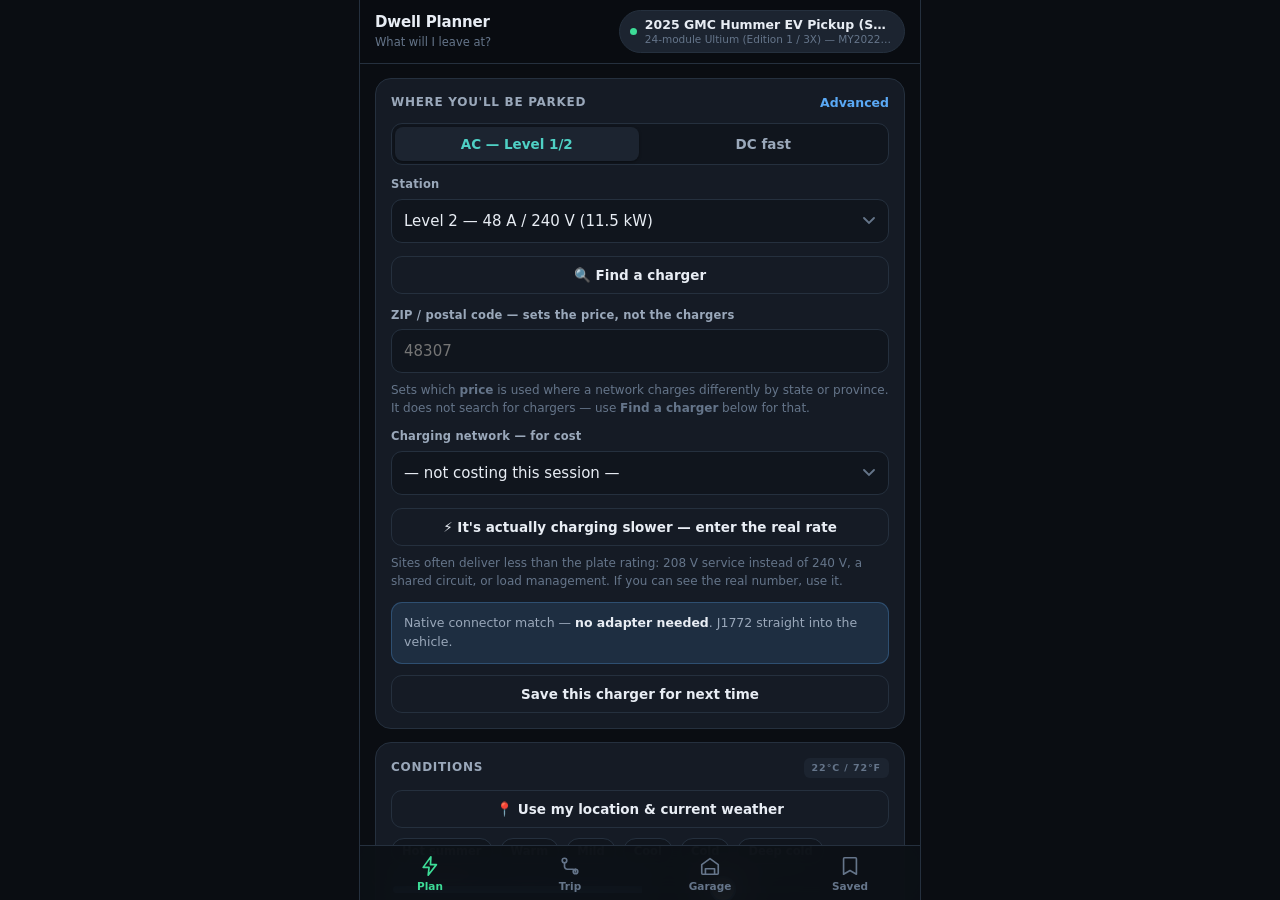
<file: index.html>
<!DOCTYPE html>
<html lang="en">
<head>
<meta charset="utf-8">
<meta name="viewport" content="width=device-width,initial-scale=1,viewport-fit=cover,maximum-scale=1">
<title>EV Dwell Planner</title>
<meta name="description" content="Charging math for the time you spend parked. Real taper curves, thermal derating and adapter ceilings.">
<meta name="theme-color" content="#0A0D12">
<meta name="apple-mobile-web-app-capable" content="yes">
<meta name="mobile-web-app-capable" content="yes">
<meta name="apple-mobile-web-app-status-bar-style" content="black-translucent">
<meta name="apple-mobile-web-app-title" content="Dwell">
<link rel="apple-touch-icon" href="data:image/svg+xml,%3Csvg%20xmlns%3D%22http%3A%2F%2Fwww.w3.org%2F2000%2Fsvg%22%20viewBox%3D%220%200%20180%20180%22%3E%3Crect%20width%3D%22180%22%20height%3D%22180%22%20rx%3D%2240%22%20fill%3D%22%230A0D12%22%2F%3E%3Cpath%20d%3D%22M100%2024L54%20100h30l-8%2056%2046-76H92z%22%20fill%3D%22%233DDC97%22%2F%3E%3C%2Fsvg%3E">
<link rel="icon" href="data:image/svg+xml,%3Csvg%20xmlns%3D%22http%3A%2F%2Fwww.w3.org%2F2000%2Fsvg%22%20viewBox%3D%220%200%20180%20180%22%3E%3Crect%20width%3D%22180%22%20height%3D%22180%22%20rx%3D%2240%22%20fill%3D%22%230A0D12%22%2F%3E%3Cpath%20d%3D%22M100%2024L54%20100h30l-8%2056%2046-76H92z%22%20fill%3D%22%233DDC97%22%2F%3E%3C%2Fsvg%3E">
<link rel="manifest" href='data:application/manifest+json,%7B%22name%22%3A%22EV%20Dwell%20Planner%22%2C%22short_name%22%3A%22Dwell%22%2C%22start_url%22%3A%22.%22%2C%22display%22%3A%22standalone%22%2C%22background_color%22%3A%22%230A0D12%22%2C%22theme_color%22%3A%22%230A0D12%22%2C%22orientation%22%3A%22portrait%22%2C%22icons%22%3A%5B%7B%22src%22%3A%22data%3Aimage%2Fsvg%2Bxml%2C%253Csvg%2520xmlns%253D%2522http%253A%252F%252Fwww.w3.org%252F2000%252Fsvg%2522%2520viewBox%253D%25220%25200%2520180%2520180%2522%253E%253Crect%2520width%253D%2522180%2522%2520height%253D%2522180%2522%2520rx%253D%252240%2522%2520fill%253D%2522%25230A0D12%2522%252F%253E%253Cpath%2520d%253D%2522M100%252024L54%2520100h30l-8%252056%252046-76H92z%2522%2520fill%253D%2522%25233DDC97%2522%252F%253E%253C%252Fsvg%253E%22%2C%22sizes%22%3A%22180x180%22%2C%22type%22%3A%22image%2Fsvg%2Bxml%22%2C%22purpose%22%3A%22any%20maskable%22%7D%5D%7D'>
<style>
/* ===================== EV DWELL PLANNER — DESIGN SYSTEM =====================
   One visual language, mobile-first, shared by web and app.
   Clarity over density: big targets, few colours, each with one meaning.
   ========================================================================== */
:root{
  --bg:#0A0D12; --bg2:#10151D; --surface:#151B25; --surface2:#1C2430;
  --line:#25303E; --line2:#33404F;
  --tx:#E8EDF4; --tx2:#9AA8BA; --tx3:#65758A;

  --solved:#3DDC97;   --solved-dim:#3DDC9722; --solved-line:#3DDC9755;
  --locked:#F5B841;   --locked-dim:#F5B84122; --locked-line:#F5B84155;
  --given:#5AA9F5;    --given-dim:#5AA9F522;  --given-line:#5AA9F544;
  --bad:#FF5C72;      --bad-dim:#FF5C7218;    --bad-line:#FF5C7255;
  --dc:#B98CFF;       --ac:#4FD1C5;

  --r:16px; --r-sm:11px; --r-lg:22px;
  --pad:15px;
  --safe-b:env(safe-area-inset-bottom,0px);
  --safe-t:env(safe-area-inset-top,0px);
  --fs:-apple-system,BlinkMacSystemFont,'SF Pro Text','Segoe UI',Roboto,system-ui,sans-serif;
  --fm:ui-monospace,'SF Mono',Menlo,Consolas,monospace;
}
*{box-sizing:border-box;-webkit-tap-highlight-color:transparent}
html,body{margin:0;padding:0;height:100%}
body{
  background:var(--bg); color:var(--tx); font-family:var(--fs);
  font-size:16px; line-height:1.45; overscroll-behavior-y:none;
  -webkit-font-smoothing:antialiased;
}
button,input,select,textarea{font-family:inherit;font-size:inherit;color:inherit}
button{background:none;border:none;padding:0;cursor:pointer}
input[type=number]{-moz-appearance:textfield}
input[type=number]::-webkit-outer-spin-button,
input[type=number]::-webkit-inner-spin-button{-webkit-appearance:none;margin:0}

/* ------------------------------------------------------------- APP FRAME */
#app{display:flex;flex-direction:column;height:100%;max-width:560px;margin:0 auto;
     background:var(--bg);position:relative;overflow-x:hidden}
@media(min-width:600px){#app{box-shadow:0 0 0 1px var(--line)}}

.topbar{
  position:sticky;top:0;z-index:40;padding:calc(var(--safe-t) + 10px) var(--pad) 10px;
  background:rgba(10,13,18,.88);backdrop-filter:blur(18px);
  border-bottom:1px solid var(--line);display:flex;align-items:center;gap:10px;
  overflow:hidden;
}
.topbar h1{font-size:15px;font-weight:650;margin:0;letter-spacing:-.2px;
           white-space:nowrap;overflow:hidden;text-overflow:ellipsis}
.topbar .sub{font-size:11.5px;color:var(--tx3);font-weight:500;
           white-space:nowrap;overflow:hidden;text-overflow:ellipsis}

.veh-chip{display:flex;align-items:center;gap:8px;background:var(--surface2);
  border:1px solid var(--line);border-radius:999px;padding:6px 12px 6px 10px;
  max-width:54%;min-width:0;flex:none}
.veh-chip .txt{display:flex;flex-direction:column;min-width:0;overflow:hidden}
.veh-chip .nm{display:block;font-size:12.5px;font-weight:600;white-space:nowrap;
  overflow:hidden;text-overflow:ellipsis;line-height:1.25}
.veh-chip .pk{display:block;font-size:10.5px;color:var(--tx3);white-space:nowrap;
  overflow:hidden;text-overflow:ellipsis;line-height:1.25}
.veh-chip .dot{width:7px;height:7px;border-radius:50%;background:var(--solved);flex:none}

main{flex:1;overflow-y:auto;-webkit-overflow-scrolling:touch;
     padding:14px var(--pad) 96px}
.screen{display:none} .screen.on{display:block}

/* ------------------------------------------------------------- TAB BAR */
.tabs{position:fixed;bottom:0;left:0;right:0;z-index:50;display:flex;
  background:rgba(12,16,22,.94);backdrop-filter:blur(20px);
  border-top:1px solid var(--line);padding-bottom:var(--safe-b);
  max-width:560px;margin:0 auto}
.tabs button{flex:1;padding:9px 4px 8px;display:flex;flex-direction:column;
  align-items:center;gap:3px;color:var(--tx3);font-size:10.5px;font-weight:600;
  transition:color .15s}
.tabs button svg{width:22px;height:22px;stroke:currentColor;fill:none;stroke-width:1.8;
  stroke-linecap:round;stroke-linejoin:round}
.tabs button.on{color:var(--solved)}

/* ------------------------------------------------------------- CARDS */
.card{background:var(--surface);border:1px solid var(--line);border-radius:var(--r);
  padding:var(--pad);margin-bottom:13px}
.card.tight{padding:12px}
.card-h{display:flex;align-items:center;justify-content:space-between;gap:10px;
  margin:0 0 12px}
.card-h h2{font-size:12px;font-weight:700;letter-spacing:.7px;text-transform:uppercase;
  color:var(--tx2);margin:0}
.card-h .act{font-size:12.5px;font-weight:600;color:var(--given)}
.hint{font-size:12px;color:var(--tx3);line-height:1.5;margin:8px 0 0}
.divider{height:1px;background:var(--line);margin:14px -15px}

/* ------------------------------------------------------------- SEGMENTED */
.seg{display:flex;background:var(--bg2);border:1px solid var(--line);
  border-radius:var(--r-sm);padding:3px;gap:3px}
.seg button{flex:1;padding:9px 6px;border-radius:8px;font-size:13.5px;font-weight:600;
  color:var(--tx2);transition:.15s;white-space:nowrap}
.seg button.on{background:var(--surface2);color:var(--tx);box-shadow:0 1px 3px #0006}
.seg.dc button.on{color:var(--dc)} .seg.ac button.on{color:var(--ac)}

.chips{display:flex;flex-wrap:wrap;gap:7px}
.chip{padding:7px 12px;border-radius:999px;background:var(--bg2);
  border:1px solid var(--line);font-size:12.5px;font-weight:600;color:var(--tx2)}
.chip.on{background:var(--given-dim);border-color:var(--given-line);color:var(--given)}
.chip.sm{padding:5px 10px;font-size:11.5px}

/* ------------------------------------------------------------- INPUTS */
label.fl{display:block;font-size:11.5px;font-weight:600;color:var(--tx2);
  margin:0 0 6px;letter-spacing:.2px}
select,input[type=text],input[type=number],input[type=time],input[type=date],textarea{
  width:100%;background:var(--bg2);border:1px solid var(--line);border-radius:var(--r-sm);
  padding:12px 12px;color:var(--tx);font-size:15px;outline:none;transition:border-color .15s}
select:focus,input:focus,textarea:focus{border-color:var(--given-line)}
select{appearance:none;background-image:url("data:image/svg+xml;utf8,<svg xmlns='http://www.w3.org/2000/svg' width='12' height='8' viewBox='0 0 12 8'><path d='M1 1l5 5 5-5' stroke='%2365758A' stroke-width='1.8' fill='none' stroke-linecap='round'/></svg>");
  background-repeat:no-repeat;background-position:right 13px center;padding-right:34px}
.row{display:flex;gap:9px}.row>*{flex:1;min-width:0}
.grid3{display:grid;grid-template-columns:1fr 1fr 1fr;gap:9px}
.mono{font-family:var(--fm);font-variant-numeric:tabular-nums}

.toggle{display:flex;align-items:center;justify-content:space-between;gap:12px;
  padding:11px 0}
.toggle .lb{font-size:14px;font-weight:550}
.toggle .lb small{display:block;font-size:11.5px;color:var(--tx3);font-weight:400;
  margin-top:1px;line-height:1.4}
.sw{width:48px;height:28px;border-radius:999px;background:var(--surface2);
  border:1px solid var(--line);position:relative;flex:none;transition:.18s}
.sw::after{content:'';position:absolute;top:3px;left:3px;width:20px;height:20px;
  border-radius:50%;background:var(--tx3);transition:.18s}
.sw.on{background:var(--solved-dim);border-color:var(--solved-line)}
.sw.on::after{left:23px;background:var(--solved)}

/* ------------------------------------------------------------- FIELD ROWS */
.field{border:1.5px solid var(--line);border-radius:var(--r);padding:13px;
  margin-bottom:10px;background:var(--bg2);transition:.2s;position:relative}
.field.is-locked{border-color:var(--locked-line);background:linear-gradient(var(--locked-dim),transparent 60%),var(--bg2)}
.field.is-solved{border-color:var(--solved-line);background:linear-gradient(var(--solved-dim),transparent 60%),var(--bg2);
  box-shadow:0 0 0 3px var(--solved-dim)}
.field.is-bad{border-color:var(--bad-line);background:linear-gradient(var(--bad-dim),transparent 60%),var(--bg2)}
.field-h{display:flex;align-items:center;gap:8px;margin-bottom:9px}
.field-h .nm{font-size:13px;font-weight:650;flex:1;letter-spacing:-.1px}
.badge{font-size:9.5px;font-weight:800;letter-spacing:.9px;text-transform:uppercase;
  padding:3.5px 8px;border-radius:6px;background:var(--surface2);color:var(--tx3);white-space:nowrap}
.badge.solved{background:var(--solved-dim);color:var(--solved)}
.badge.locked{background:var(--locked-dim);color:var(--locked)}
.badge.given{background:var(--given-dim);color:var(--given)}
.lockbtn{width:32px;height:32px;border-radius:9px;display:grid;place-items:center;
  background:var(--surface2);border:1px solid var(--line);flex:none;color:var(--tx3)}
.lockbtn svg{width:15px;height:15px;stroke:currentColor;fill:none;stroke-width:1.9;
  stroke-linecap:round;stroke-linejoin:round}
.lockbtn.on{background:var(--locked-dim);border-color:var(--locked-line);color:var(--locked)}

.val{display:flex;align-items:baseline;gap:5px;margin-bottom:2px}
.val .n{font-size:34px;font-weight:750;letter-spacing:-1.4px;font-variant-numeric:tabular-nums;
  line-height:1}
.val .u{font-size:15px;font-weight:600;color:var(--tx3)}
.field.is-solved .val .n{color:var(--solved)}
.field.is-locked .val .n{color:var(--locked)}

.stepper{display:flex;align-items:center;gap:10px;margin-top:9px}
.stepper button{width:40px;height:40px;border-radius:11px;background:var(--surface2);
  border:1px solid var(--line);font-size:21px;font-weight:400;color:var(--tx);
  display:grid;place-items:center;flex:none;line-height:1}
.stepper button:active{background:var(--line)}
.stepper input[type=range]{flex:1;min-width:0}

input[type=range]{-webkit-appearance:none;appearance:none;height:34px;background:transparent}
input[type=range]::-webkit-slider-runnable-track{height:7px;border-radius:99px;
  background:linear-gradient(90deg,var(--slider-c,var(--given)) var(--pct,50%),var(--surface2) var(--pct,50%))}
input[type=range]::-moz-range-track{height:7px;border-radius:99px;background:var(--surface2)}
input[type=range]::-webkit-slider-thumb{-webkit-appearance:none;width:26px;height:26px;
  border-radius:50%;background:#fff;margin-top:-9.5px;box-shadow:0 2px 7px #000a;
  border:2.5px solid var(--slider-c,var(--given))}
input[type=range]::-moz-range-thumb{width:22px;height:22px;border-radius:50%;background:#fff;
  border:2.5px solid var(--slider-c,var(--given))}
.field.is-locked{--slider-c:var(--locked)} .field.is-solved{--slider-c:var(--solved)}

.dur-row{display:flex;align-items:center;gap:8px;margin-top:6px}
.dur-unit{display:flex;align-items:center;gap:6px;flex:1}
.dur-unit button{width:36px;height:36px;border-radius:10px;background:var(--surface2);
  border:1px solid var(--line);display:grid;place-items:center;font-size:19px;flex:none}
.dur-unit .v{flex:1;text-align:center;font-size:20px;font-weight:700;
  font-variant-numeric:tabular-nums}
.dur-unit .v small{font-size:11px;color:var(--tx3);font-weight:600;display:block;
  margin-top:-2px;letter-spacing:.5px}

/* ------------------------------------------------------------- RESULT */
.result{border-radius:var(--r);padding:16px;margin-bottom:13px;
  border:1.5px solid var(--solved-line);
  background:linear-gradient(160deg,var(--solved-dim),transparent 70%),var(--surface)}
.result.bad{border-color:var(--bad-line);
  background:linear-gradient(160deg,var(--bad-dim),transparent 70%),var(--surface)}
.result .k{font-size:10.5px;font-weight:800;letter-spacing:1px;text-transform:uppercase;
  color:var(--solved);margin-bottom:7px}
.result.bad .k{color:var(--bad)}
.result .big{font-size:27px;font-weight:750;letter-spacing:-.9px;line-height:1.15;margin-bottom:4px}
.result .sub{font-size:13.5px;color:var(--tx2);line-height:1.5}
.stats{display:grid;grid-template-columns:repeat(auto-fit,minmax(74px,1fr));gap:1px;
  background:var(--line);border-radius:var(--r-sm);overflow:hidden;margin-top:14px}
.stat{background:var(--surface);padding:10px 8px}
.stat .l{font-size:9.5px;font-weight:700;letter-spacing:.6px;text-transform:uppercase;
  color:var(--tx3);margin-bottom:3px}
.stat .v{font-size:15.5px;font-weight:700;font-variant-numeric:tabular-nums;
  letter-spacing:-.4px;white-space:nowrap}
.stat .v small{font-size:10.5px;font-weight:600;color:var(--tx3);letter-spacing:0}

.limiter{display:flex;align-items:center;gap:9px;margin-top:12px;padding:10px 11px;
  background:var(--bg2);border:1px solid var(--line);border-radius:var(--r-sm);
  font-size:12.5px;line-height:1.45}
.limiter b{color:var(--tx)}
.limiter .ic{width:20px;height:20px;flex:none;color:var(--locked)}
.limiter.adapter{border-color:var(--locked-line);background:var(--locked-dim)}

/* ------------------------------------------------------------- LEVERS */
.lever{display:block;width:100%;text-align:left;background:var(--surface2);
  border:1px solid var(--line2);border-radius:var(--r-sm);padding:12px 13px;margin-bottom:8px;
  transition:.15s}
.lever:active{background:var(--line)}
.lever .t{font-size:14px;font-weight:650;margin-bottom:3px;display:flex;
  align-items:center;justify-content:space-between;gap:8px}
.lever .t span:last-child{font-size:11px;font-weight:700;color:var(--given);
  letter-spacing:.5px;text-transform:uppercase;flex:none}
.lever .d{font-size:12.5px;color:var(--tx2);line-height:1.45}
.lever.dc{border-color:#B98CFF44;background:#B98CFF14}
.lever.dc .t span:last-child{color:var(--dc)}

/* ------------------------------------------------------------- CHART */
.chartwrap{margin:0 -3px}
svg.chart{width:100%;display:block;overflow:visible}
.ms-table{width:100%;border-collapse:collapse;font-size:13.5px;margin-top:4px}
.ms-table th{font-size:10px;font-weight:700;letter-spacing:.7px;text-transform:uppercase;
  color:var(--tx3);text-align:left;padding:7px 8px;border-bottom:1px solid var(--line)}
.ms-table td{padding:9px 8px;border-bottom:1px solid var(--line);
  font-variant-numeric:tabular-nums}
.ms-table tr:last-child td{border-bottom:none}
.ms-table td:first-child{font-weight:700;width:56px}
.ms-table .clock{font-weight:650}
.ms-table .kw{color:var(--tx3);text-align:right;font-size:12.5px}

/* ------------------------------------------------------------- TIMELINE */
.tl{position:relative;padding-left:34px}
.tl::before{content:'';position:absolute;left:12px;top:12px;bottom:12px;width:2px;
  background:var(--line)}
.tl-node{position:relative;margin-bottom:11px}
.tl-node::before{content:'';position:absolute;left:-27px;top:15px;width:12px;height:12px;
  border-radius:50%;background:var(--surface2);border:2.5px solid var(--line2);z-index:1}
.tl-node.stop::before{background:var(--solved);border-color:var(--solved)}
.tl-node.bad::before{background:var(--bad);border-color:var(--bad)}
.tl-node.term::before{background:var(--tx3);border-color:var(--tx3)}
.tl-card{background:var(--surface);border:1px solid var(--line);border-radius:var(--r-sm);
  padding:11px 12px}
.tl-card.bad{border-color:var(--bad-line);background:var(--bad-dim)}
.tl-h{display:flex;align-items:center;justify-content:space-between;gap:9px;margin-bottom:4px}
.tl-h .nm{font-size:13.5px;font-weight:650;min-width:0;overflow:hidden;
  text-overflow:ellipsis;white-space:nowrap}
.tl-h .tm{font-size:11.5px;color:var(--tx3);font-weight:600;flex:none;
  font-variant-numeric:tabular-nums}
.tl-soc{display:flex;align-items:center;gap:8px;font-size:12.5px;color:var(--tx2)}
.tl-soc b{font-size:16px;font-weight:750;color:var(--tx);font-variant-numeric:tabular-nums}
.tl-soc .arr{color:var(--tx3)}
.tl-soc .up{color:var(--solved)} .tl-soc .dn{color:var(--tx2)}
.tl-bar{height:5px;border-radius:99px;background:var(--surface2);margin-top:8px;overflow:hidden}
.tl-bar i{display:block;height:100%;border-radius:99px;background:var(--solved)}
.tl-bar i.low{background:var(--bad)}

/* ------------------------------------------------------------- LISTS */
.item{display:flex;align-items:center;gap:12px;background:var(--surface);
  border:1px solid var(--line);border-radius:var(--r);padding:13px;margin-bottom:9px;
  width:100%;text-align:left}
.item.on{border-color:var(--solved-line);background:linear-gradient(var(--solved-dim),transparent 70%),var(--surface)}
.item .body{flex:1;min-width:0}
.item .t{font-size:14.5px;font-weight:650;letter-spacing:-.2px;margin-bottom:2px;
  overflow:hidden;text-overflow:ellipsis;white-space:nowrap}
.item .s{font-size:12px;color:var(--tx3);line-height:1.45}
.item .go{color:var(--tx3);flex:none}
.item .go svg{width:18px;height:18px;stroke:currentColor;fill:none;stroke-width:2;
  stroke-linecap:round;stroke-linejoin:round}

.btn{display:block;width:100%;padding:14px;border-radius:var(--r-sm);font-size:15px;
  font-weight:650;text-align:center;background:var(--surface2);border:1px solid var(--line2)}
.btn.primary{background:var(--solved);color:#062015;border-color:var(--solved)}
.btn.ghost{background:transparent;border-color:var(--line)}
.btn.danger{background:var(--bad-dim);border-color:var(--bad-line);color:var(--bad)}
.btn:active{opacity:.75}
.btn+.btn{margin-top:9px}
.btn.sm{padding:10px;font-size:13.5px}

.tag{display:inline-block;font-size:9.5px;font-weight:800;letter-spacing:.8px;
  text-transform:uppercase;padding:3px 7px;border-radius:5px;margin-left:6px;vertical-align:1px}
.tag.observed{background:var(--solved-dim);color:var(--solved)}
.tag.published{background:var(--given-dim);color:var(--given)}
.tag.estimated{background:var(--locked-dim);color:var(--locked)}
.tag.user{background:var(--given-dim);color:var(--given)}

.note{border-radius:var(--r-sm);padding:11px 12px;font-size:12.5px;line-height:1.5;
  border:1px solid var(--line);background:var(--bg2);color:var(--tx2);margin-bottom:11px}
.note.warn{border-color:var(--locked-line);background:var(--locked-dim)}
.note.bad{border-color:var(--bad-line);background:var(--bad-dim)}
.note.info{border-color:var(--given-line);background:var(--given-dim)}
.note b{color:var(--tx)}

/* ------------------------------------------------------------- SHEET */
.scrim{position:fixed;inset:0;background:#000b;backdrop-filter:blur(3px);z-index:90;
  opacity:0;pointer-events:none;transition:opacity .2s}
.scrim.on{opacity:1;pointer-events:auto}
.sheet{position:fixed;left:0;right:0;bottom:0;z-index:100;max-width:560px;margin:0 auto;
  background:var(--bg2);border-radius:var(--r-lg) var(--r-lg) 0 0;
  border-top:1px solid var(--line2);max-height:90vh;display:flex;flex-direction:column;
  transform:translateY(102%);transition:transform .26s cubic-bezier(.32,.72,0,1)}
.sheet.on{transform:translateY(0)}
.sheet-h{padding:14px var(--pad) 11px;border-bottom:1px solid var(--line);
  display:flex;align-items:center;gap:12px;flex:none}
.sheet-h h3{font-size:16px;font-weight:700;margin:0;flex:1;letter-spacing:-.3px}
.sheet-h button{font-size:14px;font-weight:600;color:var(--given)}
.sheet-b{padding:var(--pad);overflow-y:auto;padding-bottom:calc(var(--safe-b) + 24px)}
.grab{width:36px;height:4px;border-radius:99px;background:var(--line2);margin:8px auto 0}

.curve-row{display:grid;grid-template-columns:1fr 1fr 38px;gap:8px;margin-bottom:7px;
  align-items:center}
.curve-row input{padding:9px 10px;font-size:14px;text-align:center}
.curve-row button{color:var(--bad);font-size:20px;height:38px}

.empty{text-align:center;padding:40px 20px;color:var(--tx3)}
.empty .ic{font-size:38px;margin-bottom:10px;opacity:.5}
.empty .t{font-size:15px;font-weight:600;color:var(--tx2);margin-bottom:5px}
.empty .s{font-size:13px;line-height:1.5}

.toast{position:fixed;left:50%;bottom:calc(var(--safe-b) + 78px);transform:translate(-50%,14px);
  background:var(--surface2);border:1px solid var(--line2);border-radius:11px;
  padding:11px 17px;font-size:13.5px;font-weight:600;z-index:200;opacity:0;
  pointer-events:none;transition:.2s;box-shadow:0 8px 26px #000a;max-width:88vw;text-align:center}
.toast.on{opacity:1;transform:translate(-50%,0)}

/* ---------------------------------------------------- finder & TOU ------ */
.rows { display:flex; flex-direction:column; gap:7px; }
.row-btn {
  display:flex; align-items:center; gap:10px; width:100%; text-align:left;
  background:var(--surface2); border:1px solid var(--line); border-radius:12px;
  padding:11px 12px; color:var(--tx); font:inherit; cursor:pointer;
}
.row-btn:active { background:var(--line); }
.row-btn .nm { font-weight:600; font-size:14px; line-height:1.25;
  overflow:hidden; text-overflow:ellipsis; white-space:nowrap; }
.row-btn .sub { font-size:11.5px; color:var(--tx3); margin-top:2px;
  overflow:hidden; text-overflow:ellipsis; white-space:nowrap; }
input[type=search] {
  width:100%; background:var(--surface2); border:1px solid var(--line); border-radius:11px;
  padding:11px 12px; color:var(--tx); font:inherit; -webkit-appearance:none;
}
.note.good { background:var(--solved-dim); border-color:var(--solved-line); }
.lnk { background:none; border:none; padding:0; font:inherit; color:var(--solved);
  text-decoration:underline; cursor:pointer; }


/* ---- discount eligibility rows ---------------------------------------- */
.drow{display:flex;justify-content:space-between;align-items:flex-start;gap:12px;
      padding:10px 0;border-bottom:1px solid var(--line)}
.drow:last-of-type{border-bottom:none}
.drow.on{background:linear-gradient(90deg,rgba(61,220,151,.09),transparent);
         margin:0 -12px;padding-left:12px;padding-right:12px;border-radius:8px}
.drow .dval{font-weight:750;font-size:17px;white-space:nowrap}
.drow.on .dval{color:var(--ok)}
.drow .s{color:var(--tx3);font-size:11.5px}
.tag.secondary{background:rgba(255,255,255,.07);color:var(--tx2)}
.tag.unavailable{background:rgba(255,255,255,.05);color:var(--tx3)}
</style>
</head>
<body>
<div id="app">

  <header class="topbar">
    <div style="flex:1;min-width:0">
      <h1 id="scr-title">Dwell Planner</h1>
      <div class="sub" id="scr-sub">What will I leave at?</div>
    </div>
    <button class="veh-chip" id="veh-chip" onclick="UI.go('garage')">
      <span class="dot"></span>
      <span class="txt">
        <span class="nm" id="veh-name">No vehicle</span>
        <span class="pk" id="veh-pack">Tap to add</span>
      </span>
    </button>
  </header>

  <main>

    <!-- Removed by JS the instant it boots. If you can still see this, scripts
         are not executing in this viewer — which is a viewer limitation, not a
         bug in the app. -->
    <div id="boot-fail" class="note bad">
      <b>JavaScript isn't running in this viewer.</b>
      The page is drawing, but nothing can be calculated or tapped — only the
      plain temperature slider will move, because sliders move on their own.
      Open the app from its own web address instead and everything works.
    </div>
    <noscript><div class="note bad"><b>JavaScript is switched off.</b>
      This app is all calculation, so it needs it.</div></noscript>

    <!-- ==================================================== PLAN ========= -->
    <section class="screen on" id="s-plan">

      <div class="card">
        <div class="card-h"><h2>Where you'll be parked</h2>
          <button class="act" onclick="UI.toggleAdvanced()" id="adv-btn">Advanced</button></div>

        <div class="seg" id="lvl-seg" style="margin-bottom:11px">
          <button data-lvl="AC" onclick="UI.setLevel('AC')">AC — Level 1/2</button>
          <button data-lvl="DC" onclick="UI.setLevel('DC')">DC fast</button>
        </div>

        <label class="fl">Station</label>
        <select id="station-preset" onchange="UI.setStationPreset(this.value)"><option value="l2-80">Level 2 — 80 A / 240 V (19.2 kW)</option><option value="l2-48" selected>Level 2 — 48 A / 240 V (11.5 kW)</option><option value="l2-40">Level 2 — 40 A / 240 V (9.6 kW)</option><option value="l2-32">Level 2 — 32 A / 240 V (7.7 kW)</option><option value="l2-48-208">Level 2 — 48 A / 208 V (10.0 kW) · commercial</option><option value="l2-40-208">Level 2 — 40 A / 208 V (8.3 kW) · commercial</option><option value="l2-32-208">Level 2 — 32 A / 208 V (6.7 kW) · commercial</option><option value="l2-30-208">Level 2 — 30 A / 208 V (6.2 kW) · commercial</option><option value="l2-24-208">Level 2 — 24 A / 208 V (5.0 kW) · commercial</option><option value="l2-tesla-dest">Tesla Destination (NACS AC, 48 A)</option><option value="l1-12">Level 1 — 12 A / 120 V (1.44 kW)</option><option value="l1-16">Level 1 — 16 A / 120 V (1.92 kW)</option></select>

        <div id="adv-box" style="display:none;margin-top:12px">
          <label class="fl">Connector at this station</label>
          <select id="station-conn" onchange="UI.setStationConn(this.value)"><option value="J1772" selected>J1772</option><option value="NACS_AC">NACS (AC)</option></select>
          <div class="grid3" style="margin-top:11px">
            <div><label class="fl">Max kW</label>
              <input type="number" id="st-kw" step="0.1" oninput="UI.setStationNum('maxKW',this.value)"></div>
            <div><label class="fl">Max volts</label>
              <input type="number" id="st-v" step="1" oninput="UI.setStationNum('maxVoltage',this.value)"></div>
            <div><label class="fl">Max amps</label>
              <input type="number" id="st-a" step="1" oninput="UI.setStationNum('maxAmps',this.value)"></div>
          </div>
          <p class="hint" id="st-note"></p>
        </div>

        <div id="site-label"></div>
        <div id="shared-box"></div>
        <div id="finder-box" style="margin-top:13px"></div>
        <div id="pricing-box" style="margin-top:13px"></div>
        <div id="measured-box" style="margin-top:13px"></div>
        <div id="adapter-box" style="margin-top:12px"></div>
        <button class="btn sm ghost" style="margin-top:11px" onclick="UI.saveStationPrompt()">
          Save this charger for next time</button>
      </div>

      <div class="card">
        <div class="card-h"><h2>Conditions</h2>
          <span class="badge" id="temp-badge">22&deg;C</span></div>
        <button class="btn sm ghost" id="geo-btn" onclick="UI.useLocation()"
          style="margin-bottom:10px">&#128205; Use my location &amp; current weather</button>
        <div id="geo-out"></div>
        <div class="chips" id="season-chips" style="margin-bottom:6px"><button class="chip sm" data-t="38" onclick="UI.setTemp(38);document.getElementById('temp-slider').value=38">Hot summer</button><button class="chip sm" data-t="25" onclick="UI.setTemp(25);document.getElementById('temp-slider').value=25">Warm</button><button class="chip sm" data-t="15" onclick="UI.setTemp(15);document.getElementById('temp-slider').value=15">Mild</button><button class="chip sm" data-t="7" onclick="UI.setTemp(7);document.getElementById('temp-slider').value=7">Cool</button><button class="chip sm" data-t="-2" onclick="UI.setTemp(-2);document.getElementById('temp-slider').value=-2">Cold</button><button class="chip sm" data-t="-15" onclick="UI.setTemp(-15);document.getElementById('temp-slider').value=-15">Deep cold</button></div>
        <input type="range" id="temp-slider" min="-25" max="45" step="1" value="22"
               oninput="UI.setTemp(this.value)" style="width:100%">
        <div style="display:flex;justify-content:space-between;font-size:11px;color:var(--tx3);
                    margin-top:-6px"><span>&minus;25&deg;C</span><span>45&deg;C</span></div>
        <div class="divider"></div>
        <div class="toggle" onclick="UI.toggleEnv('enclosed')">
          <div class="lb">Enclosed / garage parking<small>Sheltered parking blunts the cold-weather charging penalty.</small></div>
          <div class="sw" id="sw-enclosed"></div>
        </div>
        <div id="precond-wrap" style="display:none">
          <div class="toggle" onclick="UI.toggleEnv('precondition')">
            <div class="lb">Precondition the battery<small>Warms the pack for full DC power &mdash; costs time and energy.</small></div>
            <div class="sw" id="sw-precondition"></div>
          </div>
          <div class="toggle" id="enroute-row" style="display:none" onclick="UI.toggleEnv('precondEnRoute')">
            <div class="lb">&hellip;while still driving<small>Warm-up finishes before you arrive, so it costs no dwell time.</small></div>
            <div class="sw" id="sw-precondEnRoute"></div>
          </div>
        </div>
      </div>

      <div class="card">
        <div class="card-h"><h2>Solve for</h2>
          <button class="act" onclick="UI.resetFields()">Reset</button></div>
        <div class="seg" id="solvefor-seg" style="margin-bottom:13px">
          <button data-sf="departure" onclick="UI.setSolveFor('departure')">Departure&nbsp;%</button>
          <button data-sf="dwell" onclick="UI.setSolveFor('dwell')">Dwell&nbsp;time</button>
          <button data-sf="arrival" onclick="UI.setSolveFor('arrival')">Arrival&nbsp;%</button>
        </div>
        <div id="fields"></div>
      </div>

      <div id="out"></div>
    </section>

    <!-- ==================================================== TRIP ========= -->
    <section class="screen" id="s-trip">
      <div class="card">
        <div class="card-h"><h2>Trip setup</h2>
          <button class="act" onclick="UI.saveTripPrompt()">Save trip</button></div>
        <div class="row">
          <div><label class="fl">Depart at SOC</label>
            <input type="number" id="tp-start" min="0" max="100" oninput="UI.tripSet('startSOC',this.value)"></div>
          <div><label class="fl">Depart time</label>
            <input type="time" id="tp-time" oninput="UI.tripSet('startTime',this.value)"></div>
        </div>
        <div class="row" style="margin-top:11px">
          <div><label class="fl">Reserve floor %</label>
            <input type="number" id="tp-reserve" min="0" max="60" oninput="UI.tripSet('reserveSOC',this.value)"></div>
          <div><label class="fl">Arrive with %</label>
            <input type="number" id="tp-arrive" min="0" max="100" oninput="UI.tripSet('arriveSOC',this.value)"></div>
        </div>
      </div>

      <div class="card">
        <div class="card-h"><h2>Legs</h2></div>
        <div id="legs"></div>
        <div class="row" style="margin-top:4px">
          <button class="btn sm" onclick="UI.addLeg('drive')">+ Drive leg</button>
          <button class="btn sm" onclick="UI.addLeg('stop')">+ Charging stop</button>
        </div>
      </div>

      <div id="trip-out"></div>
    </section>

    <!-- =================================================== GARAGE ======== -->
    <section class="screen" id="s-garage">
      <div id="garage-list"></div>
      <button class="btn primary" onclick="UI.openAddVehicle()">Add a vehicle</button>
      <p class="hint" style="text-align:center;margin-top:14px">
        Pack variant is required, not optional &mdash; two trucks with the same badge and
        different module counts do not charge alike.</p>
      <div id="build-info"></div>
    </section>

    <!-- ==================================================== SAVED ======== -->
    <section class="screen" id="s-saved">
      <div id="saved-list"></div>
    </section>

  </main>

  <nav class="tabs">
    <button data-tab="plan" onclick="UI.go('plan')">
      <svg viewBox="0 0 24 24"><path d="M13 2L4.5 13.5H11l-1 8.5 9-11.5h-6.5z"/></svg>Plan</button>
    <button data-tab="trip" onclick="UI.go('trip')">
      <svg viewBox="0 0 24 24"><circle cx="6" cy="6" r="2.5"/><circle cx="18" cy="18" r="2.5"/><path d="M6 8.5v4a3 3 0 003 3h6a3 3 0 013 3v-3"/></svg>Trip</button>
    <button data-tab="garage" onclick="UI.go('garage')">
      <svg viewBox="0 0 24 24"><path d="M3 10.5l9-6.5 9 6.5V20a1 1 0 01-1 1H4a1 1 0 01-1-1z"/><path d="M7 21v-6h10v6"/></svg>Garage</button>
    <button data-tab="saved" onclick="UI.go('saved')">
      <svg viewBox="0 0 24 24"><path d="M6 3h12a1 1 0 011 1v17l-7-4-7 4V4a1 1 0 011-1z"/></svg>Saved</button>
  </nav>
</div>

<div class="scrim" id="scrim" onclick="UI.closeSheet()"></div>
<div class="sheet" id="sheet">
  <div class="grab"></div>
  <div class="sheet-h">
    <h3 id="sheet-title"></h3>
    <button onclick="UI.closeSheet()">Done</button>
  </div>
  <div class="sheet-b" id="sheet-body"></div>
</div>
<div class="toast" id="toast"></div>

<script>
/* ---- shared calculation core ---- */
/* =========================================================================
   EV DWELL PLANNER — SHARED CALCULATION CORE  (v1.0)
   Pure, dependency-free. Consumed identically by web and mobile front ends.
   Units: SOC = percent (0-100) | power = kW | energy = kWh | time = minutes
   ========================================================================= */
(function (root, factory) {
  if (typeof module === 'object' && module.exports) module.exports = factory();
  else root.EVCore = factory();
}(typeof self !== 'undefined' ? self : this, function () {
'use strict';

/* ---------------------------------------------------------------- CONNECTORS */
const CONNECTORS = {
  J1772:   { id:'J1772',   level:'AC', label:'J1772',        short:'J1772' },
  NACS_AC: { id:'NACS_AC', level:'AC', label:'NACS (AC)',    short:'NACS' },
  CCS1:    { id:'CCS1',    level:'DC', label:'CCS1',         short:'CCS1' },
  NACS_DC: { id:'NACS_DC', level:'DC', label:'NACS (DC)',    short:'NACS' },
  CHADEMO: { id:'CHADEMO', level:'DC', label:'CHAdeMO',      short:'CHAdeMO' }
};

/* ------------------------------------------------------------------- MATH */
function clamp(v, lo, hi) { return v < lo ? lo : v > hi ? hi : v; }

/** Piecewise-linear interpolation over [{soc,kW}] sorted ascending by soc. */
function interpCurve(curve, soc) {
  if (!curve || !curve.length) return 0;
  const s = clamp(soc, 0, 100);
  if (s <= curve[0].soc) return curve[0].kW;
  for (let i = 1; i < curve.length; i++) {
    if (s <= curve[i].soc) {
      const a = curve[i - 1], b = curve[i];
      const span = b.soc - a.soc;
      if (span <= 0) return b.kW;
      return a.kW + (b.kW - a.kW) * ((s - a.soc) / span);
    }
  }
  return curve[curve.length - 1].kW;
}

/** Interpolate a [ [x,y], ... ] table, flat outside the ends. */
function interpTable(tbl, x) {
  if (x <= tbl[0][0]) return tbl[0][1];
  for (let i = 1; i < tbl.length; i++) {
    if (x <= tbl[i][0]) {
      const [x0, y0] = tbl[i - 1], [x1, y1] = tbl[i];
      return y0 + (y1 - y0) * ((x - x0) / (x1 - x0));
    }
  }
  return tbl[tbl.length - 1][1];
}

/* ------------------------------------------------------------- THERMAL MODEL
   DC fast charging is strongly temperature dependent: a cold pack limits
   current to protect against lithium plating; a hot pack limits it to protect
   against thermal runaway. AC charging is slow enough that the pack itself is
   not the limit -- but the battery heater draws real power that never reaches
   the cells, so cold AC charging is modelled as a parasitic kW subtraction
   rather than a multiplier.                                                  */

const DC_TEMP_FACTOR = [           // ambient degC -> multiplier on DC power
  [-25, 0.28], [-20, 0.35], [-15, 0.42], [-10, 0.50], [-5, 0.59],
  [0, 0.68], [5, 0.78], [10, 0.88], [15, 0.95], [20, 1.00],
  [30, 1.00], [35, 0.96], [40, 0.88], [45, 0.78], [50, 0.68]
];

const AC_PARASITIC_KW = [          // ambient degC -> kW lost to pack heating
  [-25, 5.0], [-15, 4.2], [-10, 3.6], [-5, 3.0], [0, 2.4],
  [5, 1.7], [10, 1.0], [15, 0.3], [20, 0.0], [45, 0.0]
];

/** Enclosed parking (garage) blunts the cold penalty; it does not help in heat. */
function effectiveTempC(tempC, enclosed) {
  if (!enclosed) return tempC;
  if (tempC >= 15) return tempC;              // no benefit once already mild
  return Math.min(15, tempC + 10);            // garage buffer, capped at mild
}

/**
 * DC thermal result.
 * Preconditioning does not make the pack charge faster for free -- it spends
 * energy and time warming the cells first. So we raise the factor toward the
 * preconditioned ceiling AND report the overhead minutes it cost.
 *
 * env.precondEnRoute: the pack was warmed while still driving (navigate-to-
 * charger preconditioning). The benefit is kept, the plugged-in overhead is
 * not charged to the dwell, because it happened before arrival.
 */
function dcThermal(env) {
  const t = effectiveTempC(env.tempC, env.enclosed);
  let factor = interpTable(DC_TEMP_FACTOR, t);
  let overheadMin = 0;
  let precondApplied = false;
  if (env.precondition && t < 18) {
    const ceiling = 0.93;
    if (factor < ceiling) {
      overheadMin = env.precondEnRoute ? 0 : Math.round(clamp((18 - t) * 0.6, 3, 15));
      factor = ceiling;
      precondApplied = true;
    }
  }
  return { factor, overheadMin, effTempC: t, precondApplied };
}

function acThermal(env) {
  const t = effectiveTempC(env.tempC, env.enclosed);
  return { parasiticKW: interpTable(AC_PARASITIC_KW, t), effTempC: t };
}

/* ----------------------------------------------------------------- LIMITS */

/** Power ceiling of a station or adapter from its kW / volt / amp ratings. */
function ratedKW(o) {
  if (!o) return Infinity;
  const byPower = (o.maxKW != null && o.maxKW > 0) ? o.maxKW : Infinity;
  const byVA = (o.maxVoltage > 0 && o.maxAmps > 0)
    ? (o.maxVoltage * o.maxAmps) / 1000 : Infinity;
  const v = Math.min(byPower, byVA);
  return isFinite(v) ? v : Infinity;
}

/**
 * Does this pairing need an adapter, and is a usable one configured?
 * Returns { required, satisfied, adapter, slot, reason }.
 */
function resolveAdapter(vehicle, station) {
  const level = station.level;                        // 'AC' | 'DC'
  const native = level === 'AC' ? vehicle.nativeAC : vehicle.nativeDC;
  const slot   = level === 'AC' ? 'acAdapter' : 'dcAdapter';
  if (station.connector === native) {
    return { required:false, satisfied:true, adapter:null, slot,
             reason:`Native ${CONNECTORS[native].label} — no adapter needed.` };
  }
  const ad = vehicle[slot];
  if (!ad) {
    return { required:true, satisfied:false, adapter:null, slot,
             reason:`A ${CONNECTORS[station.connector].label} → ${CONNECTORS[native].label} ${level} adapter is required, but none is configured.` };
  }
  const mismatch = (ad.fromConnector && ad.fromConnector !== station.connector) ||
                   (ad.toConnector   && ad.toConnector   !== native);
  if (mismatch) {
    return { required:true, satisfied:false, adapter:ad, slot,
             reason:`Configured ${level} adapter is ${CONNECTORS[ad.fromConnector].label} → ${CONNECTORS[ad.toConnector].label}; this station needs ${CONNECTORS[station.connector].label} → ${CONNECTORS[native].label}.` };
  }
  return { required:true, satisfied:true, adapter:ad, slot,
           reason:`Using ${ad.name || 'adapter'} (${ratedKW(ad).toFixed(0)} kW ceiling).` };
}

/**
 * Instantaneous power at a given SOC.
 * Returns everything the UI needs to explain itself, not just a number.
 */
function powerAt(vehicle, station, adapter, env, soc) {
  const isDC = station.level === 'DC';
  const adapterKW = ratedKW(adapter);
  let vehicleKW, note = null, voltageCapped = false;

  /* SHARED CABINET. Most 350 kW DC posts are one power cabinet feeding two
     connectors. Alone you get the full rating; with a car on the other side
     the cabinet splits its output and your plate-rated 350 kW post behaves
     like a 175 kW one. This is invisible on every spec sheet and is a pure
     dwell-time problem, so it is modelled as a station property and blamed
     on the station -- with its own label, because "the cabinet is shared"
     is different advice from "this charger is small". */
  let stationKW = ratedKW(station), shareCapped = false;
  if (station.shared && station.sharedMaxKW != null && station.sharedMaxKW < stationKW) {
    stationKW = station.sharedMaxKW;
    shareCapped = true;
  }

  if (isDC) {
    vehicleKW = interpCurve(vehicle.dcCurve, soc);
    // 800V-architecture packs on a 400V-class station: the pack is split and
    // charged in halves (or via a booster), capping accepted power well below
    // the vehicle's native curve. This is why a Hummer sees ~180 kW on a
    // Tesla V3 but 340+ kW on a true 1000V CCS post. The cause is the
    // station's voltage class, not the car -- so it is reported that way.
    if (vehicle.packArchitectureV >= 700 && station.maxVoltage &&
        station.maxVoltage < 600 && vehicle.lowVoltStationMaxKW) {
      if (vehicle.lowVoltStationMaxKW < vehicleKW) {
        vehicleKW = vehicle.lowVoltStationMaxKW;
        voltageCapped = true;
        note = `This is a ${station.maxVoltage} V-class post. The ${vehicle.packArchitectureV} V pack has to charge in split halves here, capping it at ${vehicle.lowVoltStationMaxKW} kW instead of the ${interpCurve(vehicle.dcCurve, soc).toFixed(0)} kW it could take on a 1000 V post.`;
      }
    }
  } else {
    vehicleKW = vehicle.acMaxKW;
  }

  let raw = Math.min(vehicleKW, stationKW, adapterKW);

  // Which of the three is actually binding?
  let binding = voltageCapped ? 'stationVoltage' : 'vehicle', bindingKW = vehicleKW;
  if (stationKW < bindingKW - 0.05) {
    binding = shareCapped ? 'stationShared' : 'station'; bindingKW = stationKW;
    if (shareCapped) note = `This post shares one power cabinet between two connectors. With a car on the other side it splits down to ${station.sharedMaxKW} kW instead of its rated ${ratedKW(station).toFixed(0)} kW.`;
  }
  if (adapterKW < bindingKW - 0.05) { binding = 'adapter'; bindingKW = adapterKW; }

  // MEASURED RATE OVERRIDE.
  // Real sites deliver less than their plate rating: 208 V commercial service
  // instead of 240 V, shared circuits, dynamic load management, a derated
  // cabinet. None of that is discoverable from a spec sheet, but the driver can
  // simply read the number off the charger or the car. A measured value beats
  // every calculated one, so it is applied as a hard ceiling.
  //   at 'input'   -> what the charger/app reports (before onboard losses)
  //   at 'battery' -> what the car reports going into the pack (after losses)
  const obs = station.observed;
  const hasObs = obs && obs.kW > 0;
  if (hasObs && obs.at !== 'battery' && obs.kW < raw - 0.01) {
    raw = obs.kW; binding = 'measured';
  }

  let delivered, toBattery, thermal;
  if (isDC) {
    thermal = dcThermal(env);
    delivered = raw * thermal.factor;
    toBattery = delivered * (vehicle.dcEfficiency != null ? vehicle.dcEfficiency : 0.96);
  } else {
    thermal = acThermal(env);
    delivered = raw;
    toBattery = Math.max(0, delivered * (vehicle.acEfficiency != null ? vehicle.acEfficiency : 0.89)
                            - thermal.parasiticKW);
  }

  if (hasObs && obs.at === 'battery' && obs.kW < toBattery - 0.01) {
    toBattery = obs.kW;
    binding = 'measured';
    // Back out the corresponding input power so the displayed rate stays honest.
    delivered = isDC
      ? toBattery / (vehicle.dcEfficiency != null ? vehicle.dcEfficiency : 0.96)
      : (toBattery + thermal.parasiticKW) / (vehicle.acEfficiency != null ? vehicle.acEfficiency : 0.89);
  }

  // A measured reading already embodies whatever the site is doing right now, so
  // it is never relabelled as a thermal limit.
  if (binding !== 'measured') {
    if (isDC && thermal.factor < 0.985) binding += '+thermal';
    else if (!isDC && thermal.parasiticKW > 0.2) binding += '+thermal';
  }

  return { vehicleKW, stationKW, adapterKW, raw, delivered,
           toBattery: Math.max(0, toBattery), binding, thermal, note, voltageCapped };
}

/* -------------------------------------------------------------- SIMULATION */

const STEP_MIN = 0.25;   // integration step; 15 s keeps taper error negligible

/**
 * Integrate a charging session forward.
 * Exactly one of durationMin / targetSOC must be supplied.
 * Returns endSOC, minutes, timeline samples, energy, and limiter accounting.
 */
function simulate(vehicle, station, adapter, env, startSOC, opts) {
  const usable = vehicle.usableKWh;
  const hasDuration = opts.durationMin != null;
  const target = opts.targetSOC != null ? clamp(opts.targetSOC, 0, 100) : 100;
  const capMin = opts.maxMinutes != null ? opts.maxMinutes : 60 * 48;

  const isDC = station.level === 'DC';
  const th = isDC ? dcThermal(env) : null;
  const precondMin = isDC ? th.overheadMin : 0;

  // Preconditioning overhead is dead time at the front of the session: the
  // pack is warming, meaningful energy is not going in.
  let budget = hasDuration ? Math.max(0, opts.durationMin - precondMin) : capMin;

  let soc = clamp(startSOC, 0, 100);
  // energy   = kWh into the PACK (what moves the SOC needle)
  // delivered = kWh out of the DISPENSER (what the meter bills you for).
  // They differ by charging losses -- ~3% on DC, ~11% on AC, more in the cold
  // where the pack heater is drawing too. Billing off the pack figure quietly
  // undercounts every AC session by a tenth.
  let t = 0, energy = 0, deliveredKWh = 0, powerSum = 0, samples = 0;
  let peakKW = 0;
  // Seed the first sample with the actual starting power, not zero -- otherwise
  // every plotted power curve begins with a phantom spike up from the axis.
  const timeline = [{ min: 0, soc, kW: powerAt(vehicle, station, adapter, env, soc).delivered }];
  const limiterMinutes = {};
  let stalled = false;

  while (t < budget) {
    if (!hasDuration && soc >= target - 1e-6) break;
    if (soc >= 100 - 1e-9) break;

    const p = powerAt(vehicle, station, adapter, env, soc);
    if (p.toBattery <= 0.02) { stalled = true; break; }

    limiterMinutes[p.binding] = (limiterMinutes[p.binding] || 0) + STEP_MIN;
    if (p.delivered > peakKW) peakKW = p.delivered;
    powerSum += p.delivered; samples++;

    let dE = p.toBattery * (STEP_MIN / 60);
    let dSOC = (dE / usable) * 100;
    const ceiling = hasDuration ? 100 : target;

    const dDel = p.delivered * (STEP_MIN / 60);

    if (soc + dSOC >= ceiling) {                 // partial final step
      const frac = (ceiling - soc) / dSOC;
      t += STEP_MIN * frac;
      energy += dE * frac;
      deliveredKWh += dDel * frac;
      soc = ceiling;
      timeline.push({ min: t + precondMin, soc, kW: p.delivered });
      break;
    }
    soc += dSOC; energy += dE; deliveredKWh += dDel; t += STEP_MIN;
    timeline.push({ min: t + precondMin, soc, kW: p.delivered });
  }

  const chargeMin = t;
  const totalMin = hasDuration ? opts.durationMin : chargeMin + precondMin;

  let dominant = null, dominantMin = 0;
  for (const k in limiterMinutes) if (limiterMinutes[k] > dominantMin) { dominantMin = limiterMinutes[k]; dominant = k; }

  return {
    startSOC: clamp(startSOC, 0, 100),
    endSOC: soc,
    minutes: totalMin,
    chargeMinutes: chargeMin,
    precondMinutes: precondMin,
    reachedTarget: !hasDuration ? soc >= target - 1e-6 : null,
    energyKWh: energy,
    deliveredKWh,
    avgKW: samples ? powerSum / samples : 0,
    peakKW,
    stalled,
    timeline,
    limiterMinutes,
    dominantLimiter: dominant,
    thermal: th || acThermal(env)
  };
}

/** Minutes needed to go startSOC -> targetSOC. null if unreachable. */
function timeToSOC(vehicle, station, adapter, env, startSOC, targetSOC) {
  if (targetSOC <= startSOC + 1e-9) return 0;
  const r = simulate(vehicle, station, adapter, env, startSOC, { targetSOC });
  return r.reachedTarget ? r.minutes : null;
}

/**
 * Minimum arrival SOC that still reaches targetSOC within durationMin.
 * endSOC is monotonically non-decreasing in startSOC, so bisect.
 */
function requiredStartSOC(vehicle, station, adapter, env, targetSOC, durationMin) {
  const full = simulate(vehicle, station, adapter, env, 100, { durationMin });
  if (full.endSOC < targetSOC - 1e-6) return null;   // impossible even from 100%
  let lo = 0, hi = clamp(targetSOC, 0, 100);
  const reaches = s => simulate(vehicle, station, adapter, env, s, { durationMin }).endSOC >= targetSOC - 1e-6;
  if (reaches(0)) return 0;
  for (let i = 0; i < 44; i++) {
    const mid = (lo + hi) / 2;
    if (reaches(mid)) hi = mid; else lo = mid;
  }
  return hi;
}

/* ------------------------------------------------------------- MILESTONES */
/** Clock time at which each SOC milestone is crossed. granularity 5 or 10. */
function milestones(sim, plugInMinutesOfDay, granularity) {
  const g = granularity || 10;
  const out = [];
  const tl = sim.timeline;
  if (tl.length < 2) return out;
  const first = Math.ceil(tl[0].soc / g) * g;
  const last = Math.floor(tl[tl.length - 1].soc / g) * g;
  let idx = 1;
  for (let m = first; m <= last + 1e-9; m += g) {
    while (idx < tl.length && tl[idx].soc < m) idx++;
    if (idx >= tl.length) break;
    const a = tl[idx - 1], b = tl[idx];
    const span = b.soc - a.soc;
    const frac = span > 1e-9 ? (m - a.soc) / span : 0;
    const min = a.min + (b.min - a.min) * frac;
    out.push({
      soc: m,
      elapsedMin: min,
      clockMinutes: plugInMinutesOfDay != null ? (plugInMinutesOfDay + min) : null,
      kW: b.kW
    });
  }
  return out;
}

/* ----------------------------------------------------------------- SOLVER
   Five linked variables:
     arrivalSOC, departureSOC, dwellMin, station config, clock times.
   Clock times are algebraically tied: unplug = plugIn + dwell, so the solver
   works in {arrivalSOC, departureSOC, dwellMin} and derives the clock.
   The caller marks each of the three as locked/known or unknown.            */

function solve(input) {
  const { vehicle, station, env } = input;
  const ad = resolveAdapter(vehicle, station);
  if (ad.required && !ad.satisfied) {
    return { ok:false, kind:'adapter', adapter:ad, message: ad.reason };
  }
  const adapter = ad.adapter;

  const known = {
    arrival:   input.arrivalSOC   != null,
    departure: input.departureSOC != null,
    dwell:     input.dwellMin     != null
  };
  const knownCount = (known.arrival ? 1 : 0) + (known.departure ? 1 : 0) + (known.dwell ? 1 : 0);

  if (knownCount < 2) {
    const missing = ['arrival','departure','dwell'].filter(k => !known[k]);
    return { ok:false, kind:'underdetermined', missing,
      message:`Two of the three are needed to solve the third. Still open: ${missing.join(', ')}.` };
  }

  const base = { vehicle, station, adapter, env, adapterInfo: ad };

  /* --- Solve for departure SOC (forward: arrive at X, sit for Y) --- */
  if (known.arrival && known.dwell && !known.departure) {
    const sim = simulate(vehicle, station, adapter, env, input.arrivalSOC, { durationMin: input.dwellMin });
    return finish(base, { solvedFor:'departure', arrivalSOC: input.arrivalSOC,
      departureSOC: sim.endSOC, dwellMin: input.dwellMin, sim }, input);
  }

  /* --- Solve for dwell (how long must I stay?) --- */
  if (known.arrival && known.departure && !known.dwell) {
    if (input.departureSOC <= input.arrivalSOC + 1e-9) {
      const sim = simulate(vehicle, station, adapter, env, input.arrivalSOC, { durationMin: 0 });
      return finish(base, { solvedFor:'dwell', arrivalSOC: input.arrivalSOC,
        departureSOC: input.arrivalSOC, dwellMin: 0, sim }, input);
    }
    const sim = simulate(vehicle, station, adapter, env, input.arrivalSOC, { targetSOC: input.departureSOC });
    if (!sim.reachedTarget) {
      return infeasible(base, input, sim, 'cannot-reach');
    }
    return finish(base, { solvedFor:'dwell', arrivalSOC: input.arrivalSOC,
      departureSOC: input.departureSOC, dwellMin: sim.minutes, sim }, input);
  }

  /* --- Solve for arrival SOC (reverse: leave at X by time T) --- */
  if (known.departure && known.dwell && !known.arrival) {
    const need = requiredStartSOC(vehicle, station, adapter, env, input.departureSOC, input.dwellMin);
    if (need == null) {
      const fromFull = simulate(vehicle, station, adapter, env, 100, { durationMin: input.dwellMin });
      return infeasible(base, input, fromFull, 'need-over-100');
    }
    const sim = simulate(vehicle, station, adapter, env, need, { durationMin: input.dwellMin });
    return finish(base, { solvedFor:'arrival', arrivalSOC: need,
      departureSOC: sim.endSOC, dwellMin: input.dwellMin, sim }, input);
  }

  /* --- All three given: verify consistency --- */
  const sim = simulate(vehicle, station, adapter, env, input.arrivalSOC, { durationMin: input.dwellMin });
  if (sim.endSOC < input.departureSOC - 0.25) {
    return infeasible(base, input, sim, 'overconstrained');
  }
  return finish(base, { solvedFor:'check', arrivalSOC: input.arrivalSOC,
    departureSOC: input.departureSOC, dwellMin: input.dwellMin, sim,
    surplus: sim.endSOC - input.departureSOC }, input);
}

function finish(base, res, input) {
  const plug = input.plugInMinutes != null ? input.plugInMinutes : null;
  return Object.assign({ ok:true, adapterInfo: base.adapterInfo,
    plugInMinutes: plug,
    unplugMinutes: plug != null ? plug + res.dwellMin : null
  }, res);
}

/* -------------------------------------------- FEASIBILITY / LEVER RESOLVER
   Never a bare error. State the gap precisely, then offer concrete levers,
   respecting whatever the user locked.                                      */

function infeasible(base, input, sim, cause) {
  const { vehicle, station, adapter, env } = base;
  const locked = input.locked || {};
  const target = input.departureSOC;
  const levers = [];

  // Lever 1: extend the dwell.
  if (!locked.dwell && input.arrivalSOC != null) {
    const s = simulate(vehicle, station, adapter, env, input.arrivalSOC, { targetSOC: target });
    if (s.reachedTarget) {
      levers.push({ type:'extend-dwell', minutes: s.minutes,
        extraMinutes: s.minutes - (input.dwellMin || 0),
        label:`Stay ${fmtDur(s.minutes - (input.dwellMin || 0))} longer`,
        detail:`${fmtDur(s.minutes)} total plugged in reaches ${target.toFixed(0)}%.` });
    }
  }

  // Lever 2: lower the departure target.
  if (!locked.departure && sim && sim.endSOC != null) {
    const reach = sim.endSOC;
    if (reach < target) {
      levers.push({ type:'lower-target', soc: reach,
        label:`Leave at ${reach.toFixed(0)}% instead of ${target.toFixed(0)}%`,
        detail:`That is what this stop actually delivers — ${(target - reach).toFixed(0)} points short.` });
    }
  }

  // Lever 3: arrive with more charge.
  if (!locked.arrival && input.dwellMin != null) {
    const need = requiredStartSOC(vehicle, station, adapter, env, target, input.dwellMin);
    if (need != null) {
      levers.push({ type:'arrive-higher', soc: need,
        label:`Arrive at ${need.toFixed(0)}% or better`,
        detail: input.arrivalSOC != null
          ? `${(need - input.arrivalSOC).toFixed(0)} points more than planned.`
          : `Minimum arrival SOC for this dwell.` });
    }
  }

  // Lever 4: a DC fast-charge stop before arriving. Never assumed silently.
  if (input.dcStopOption !== false) {
    const dcStation = input.dcStopStation || defaultDCStation(vehicle);
    const dcAd = resolveAdapter(vehicle, dcStation);
    if (!dcAd.required || dcAd.satisfied) {
      const from = input.arrivalSOC != null ? input.arrivalSOC : 20;
      let needAtArrival = null;
      if (input.dwellMin != null) needAtArrival = requiredStartSOC(vehicle, station, adapter, env, target, input.dwellMin);
      if (needAtArrival != null && needAtArrival > from) {
        const stop = simulate(vehicle, dcStation, dcAd.adapter, env, from, { targetSOC: needAtArrival });
        if (stop.reachedTarget) {
          levers.push({ type:'dc-stop', minutes: stop.minutes, toSOC: needAtArrival,
            fromSOC: from, station: dcStation.name,
            energyKWh: stop.energyKWh, avgKW: stop.avgKW,
            label:`Add a ${fmtDur(stop.minutes)} DC stop en route`,
            detail:`${from.toFixed(0)}% → ${needAtArrival.toFixed(0)}% at ${dcStation.name} (avg ${stop.avgKW.toFixed(0)} kW) closes the gap.` });
        }
      }
    }
  }

  let gap = '';
  if (cause === 'need-over-100') {
    gap = `Even arriving at 100%, this stop leaves you at ${sim.endSOC.toFixed(0)}% — ${(target - sim.endSOC).toFixed(0)} points short of ${target.toFixed(0)}%.`;
  } else if (cause === 'cannot-reach') {
    gap = `Charging stalls at ${sim.endSOC.toFixed(0)}%; ${target.toFixed(0)}% is not reachable on this station${sim.stalled ? ' (no usable power at that SOC)' : ''}.`;
  } else {
    gap = `This stop reaches ${sim.endSOC.toFixed(0)}%, which is ${(target - sim.endSOC).toFixed(1)} points short of the ${target.toFixed(0)}% you need.`;
    const short = ((target - sim.endSOC) / 100) * vehicle.usableKWh;
    gap += ` That is ${short.toFixed(1)} kWh of missing energy.`;
  }

  return { ok:false, kind:'infeasible', cause, message: gap, sim,
           levers, adapterInfo: base.adapterInfo };
}

function defaultDCStation(vehicle) {
  const nacs = vehicle.nativeDC === 'NACS_DC';
  return nacs
    ? { name:'250 kW NACS post', level:'DC', connector:'NACS_DC', maxKW:250, maxVoltage:1000, maxAmps:500 }
    : { name:'350 kW CCS post',  level:'DC', connector:'CCS1',    maxKW:350, maxVoltage:1000, maxAmps:500 };
}

/* ------------------------------------------------------------- MULTI-LEG
   legs: [{type:'drive', minutes, consumptionMode:'kwh'|'pct', consumption},
          {type:'stop',  dwellMin, station, env, label}]
   SOC is carried forward across the whole chain; every node is reported.    */

function runTrip(trip) {
  const v = trip.vehicle;
  let soc = clamp(trip.startSOC, 0, 100);
  let clock = trip.startMinutes != null ? trip.startMinutes : null;
  const nodes = [{ kind:'start', label: trip.startLabel || 'Depart', soc, clockMinutes: clock }];
  const issues = [];

  trip.legs.forEach((leg, i) => {
    if (leg.type === 'drive') {
      const usedPct = leg.consumptionMode === 'pct'
        ? leg.consumption
        : (leg.consumption / v.usableKWh) * 100;
      const before = soc;
      soc = soc - usedPct;
      if (clock != null) clock += (leg.minutes || 0);
      const reserve = trip.reserveSOC != null ? trip.reserveSOC : 0;
      if (soc < reserve) {
        issues.push({ legIndex:i, kind: soc < 0 ? 'depleted' : 'below-reserve',
          soc, message: soc < 0
            ? `Leg ${i + 1} (${leg.label || 'drive'}) runs the pack empty — ${Math.abs(soc).toFixed(0)} points short (${((Math.abs(soc)/100)*v.usableKWh).toFixed(1)} kWh).`
            : `Leg ${i + 1} (${leg.label || 'drive'}) ends at ${soc.toFixed(0)}%, below your ${reserve}% reserve.` });
      }
      soc = Math.max(soc, -100);
      nodes.push({ kind:'drive', index:i, label: leg.label || `Drive ${i + 1}`,
        minutes: leg.minutes, usedPct, socBefore: before, soc, clockMinutes: clock });
    } else {
      const before = clamp(soc, 0, 100);
      const ad = resolveAdapter(v, leg.station);
      const env = leg.env || trip.env;
      if (ad.required && !ad.satisfied) {
        issues.push({ legIndex:i, kind:'adapter', message: ad.reason });
        nodes.push({ kind:'stop', index:i, label: leg.label || `Stop ${i + 1}`,
          minutes: leg.dwellMin, socBefore: before, soc: before,
          clockMinutes: clock, adapterInfo: ad, blocked:true });
        if (clock != null) clock += (leg.dwellMin || 0);
        return;
      }
      const sim = simulate(v, leg.station, ad.adapter, env, before, { durationMin: leg.dwellMin });
      soc = sim.endSOC;
      const node = { kind:'stop', index:i, label: leg.label || `Stop ${i + 1}`,
        minutes: leg.dwellMin, socBefore: before, soc, sim,
        clockMinutes: clock, adapterInfo: ad,
        addedKWh: sim.energyKWh, avgKW: sim.avgKW };
      if (clock != null) clock += (leg.dwellMin || 0);
      node.endClockMinutes = clock;
      nodes.push(node);
    }
  });

  nodes.push({ kind:'end', label: trip.endLabel || 'Arrive', soc, clockMinutes: clock });

  if (trip.arriveSOC != null && soc < trip.arriveSOC - 1e-6) {
    issues.push({ kind:'arrival-target',
      message:`Trip ends at ${soc.toFixed(0)}%, below your ${trip.arriveSOC}% arrival target — ${(trip.arriveSOC - soc).toFixed(0)} points (${(((trip.arriveSOC - soc)/100)*v.usableKWh).toFixed(1)} kWh) short.` });
  }

  return { nodes, issues, endSOC: soc, endClockMinutes: clock, ok: issues.length === 0 };
}

/**
 * Trip-wide resolver: for each chargeable stop, how much extra dwell would
 * close the trip's shortfall? Runs across the whole chain, not one leg.
 */
function resolveTrip(trip) {
  const run = runTrip(trip);
  if (run.ok) return { run, levers: [] };
  const levers = [];
  const v = trip.vehicle;

  const target = trip.arriveSOC != null ? trip.arriveSOC : (trip.reserveSOC || 0);
  const shortPct = target - run.endSOC;

  if (shortPct > 0) {
    trip.legs.forEach((leg, i) => {
      if (leg.type !== 'stop' || (leg.locked)) return;
      const probe = JSON.parse(JSON.stringify({ legs: trip.legs }));
      // find how much extra dwell at this stop fixes the end state
      let lo = 0, hi = 24 * 60, best = null;
      for (let k = 0; k < 24; k++) {
        const mid = (lo + hi) / 2;
        const t2 = Object.assign({}, trip, {
          vehicle: v,
          legs: trip.legs.map((L, j) => j === i ? Object.assign({}, L, { dwellMin: (L.dwellMin || 0) + mid }) : L)
        });
        const r2 = runTrip(t2);
        if (r2.endSOC >= target - 1e-6) { best = mid; hi = mid; } else lo = mid;
      }
      if (best != null && best > 0.5) {
        levers.push({ type:'extend-stop', legIndex:i, extraMinutes: best,
          label:`Add ${fmtDur(best)} at ${leg.label || `Stop ${i + 1}`}`,
          detail:`Brings the trip to ${target}% on arrival.` });
      }
    });

    if (trip.startSOC < 100) {
      const t3 = Object.assign({}, trip, { startSOC: 100 });
      const r3 = runTrip(t3);
      const needed = trip.startSOC + shortPct;
      if (r3.endSOC >= target - 1e-6 && needed <= 100) {
        levers.push({ type:'depart-higher', soc: Math.min(100, needed),
          label:`Depart at ${Math.min(100, needed).toFixed(0)}%`,
          detail:`${(needed - trip.startSOC).toFixed(0)} points more than planned.` });
      }
    }

    const dcStation = defaultDCStation(v);
    const dcAd = resolveAdapter(v, dcStation);
    if (!dcAd.required || dcAd.satisfied) {
      const env = trip.env;
      const from = 20;
      const to = clamp(from + shortPct, 0, 100);
      const s = simulate(v, dcStation, dcAd.adapter, env, from, { targetSOC: to });
      if (s.reachedTarget) {
        levers.push({ type:'dc-stop', minutes: s.minutes, fromSOC: from, toSOC: to,
          station: dcStation.name, energyKWh: s.energyKWh,
          label:`Insert a ${fmtDur(s.minutes)} DC stop`,
          detail:`${from}% → ${to.toFixed(0)}% at a ${dcStation.name} adds the ${(((shortPct)/100)*v.usableKWh).toFixed(0)} kWh you are missing.` });
      }
    }
  }

  return { run, levers, shortPct };
}

/* ------------------------------------------------------------- FORMATTING */
function fmtDur(min) {
  if (min == null || !isFinite(min)) return '—';
  const m = Math.round(min);
  const h = Math.floor(m / 60), r = m % 60;
  if (h === 0) return `${r}m`;
  if (r === 0) return `${h}h`;
  return `${h}h ${r}m`;
}
function fmtClock(minutesOfDay, use24) {
  if (minutesOfDay == null || !isFinite(minutesOfDay)) return '—';
  let m = Math.round(minutesOfDay);
  const dayOffset = Math.floor(m / 1440);
  m = ((m % 1440) + 1440) % 1440;
  const h = Math.floor(m / 60), mi = m % 60;
  const pad = n => String(n).padStart(2, '0');
  let s;
  if (use24) s = `${pad(h)}:${pad(mi)}`;
  else {
    const ap = h < 12 ? 'AM' : 'PM';
    const hh = h % 12 === 0 ? 12 : h % 12;
    s = `${hh}:${pad(mi)} ${ap}`;
  }
  return dayOffset > 0 ? `${s} +${dayOffset}d` : s;
}
function parseClock(str) {
  if (!str) return null;
  const m = String(str).match(/^(\d{1,2}):(\d{2})/);
  if (!m) return null;
  return parseInt(m[1], 10) * 60 + parseInt(m[2], 10);
}

const LIMITER_LABEL = {
  vehicle:'Vehicle charging curve',
  station:'Station output',
  adapter:'Adapter rating',
  stationVoltage:'Station voltage class (400 V post, 800 V pack)',
  stationShared:'Cabinet shared with the next stall',
  measured:'Measured site limit'
};
function limiterLabel(binding) {
  return LIMITER_LABEL[String(binding).replace(/\+thermal$/, '')] || binding;
}

return {
  CONNECTORS, clamp, interpCurve, interpTable,
  effectiveTempC, dcThermal, acThermal, ratedKW,
  resolveAdapter, powerAt, simulate, timeToSOC, requiredStartSOC,
  milestones, solve, runTrip, resolveTrip, defaultDCStation,
  fmtDur, fmtClock, parseClock, LIMITER_LABEL, limiterLabel, STEP_MIN
};
}));

/* ---- vehicle & station library ---- */
/* =========================================================================
   EV DWELL PLANNER — VEHICLE LIBRARY & STATION PRESETS
   Pack variant is a first-class, MANDATORY field. Make+model is never enough.
   Every curve carries a confidence flag so the UI can be honest about it.
   ========================================================================= */
(function (root, factory) {
  if (typeof module === 'object' && module.exports) module.exports = factory();
  else root.EVLibrary = factory();
}(typeof self !== 'undefined' ? self : this, function () {
'use strict';

/* Curve confidence:
   'observed'  — built from real logged charging sessions (this vehicle)
   'published' — from manufacturer / reputable published curve data
   'estimated' — normalised shape scaled to a published peak; VERIFY

   Hand-authoring a measured curve for every car on sale is not possible, and
   inventing precise-looking numbers would be worse than useless. So entries
   below carry a published peak power and a platform shape, and the curve is
   generated from those two facts. The result is right in magnitude and right
   in character, honest about being an estimate, and editable point by point.  */

/* Normalised taper templates: fraction of peak power at each SOC.

   KNOWN WEAKNESS — the '800v' template is pessimistic in the upper SOC band.
   One logged session (GMC Hummer SUT 24-module, 62->99% in 51.78 min, see
   observations/2026-08-12-kathleen-evgo-rochester-hills.json) took ~40% less
   time than this template predicts. The '800v' template is shared by ~50
   vehicles, so if that bias is real it affects all of them in the same
   direction: dwell times too long, departure SOC too low.
   ONE session is not enough to recalibrate a template, so the numbers below
   are unchanged. It is disclosed here rather than silently corrected. Re-earn
   the calibration from several sessions across several SOC ranges. */
const SHAPE = {
  // 800 V packs hold high power much further up the SOC range.
  '800v': [[0,.86],[5,.96],[10,1],[15,1],[20,.96],[30,.92],[40,.87],[50,.77],
           [55,.66],[60,.54],[65,.42],[70,.34],[80,.25],[90,.17],[95,.11],[100,.04]],
  // 400 V packs start tapering earlier and more steadily.
  '400v': [[0,.90],[5,.98],[10,1],[15,.98],[20,.90],[30,.76],[40,.62],[50,.50],
           [60,.40],[70,.31],[80,.23],[90,.15],[95,.10],[100,.03]],
  // LFP chemistry: flatter early, sharper cliff late.
  'lfp':  [[0,.92],[5,.99],[10,1],[20,.95],[30,.88],[40,.80],[50,.70],[60,.58],
           [70,.45],[80,.30],[90,.16],[95,.09],[100,.03]]
};

function curveFrom(peakKW, shape) {
  return (SHAPE[shape] || SHAPE['400v']).map(([soc, f]) => ({
    soc, kW: Math.round(peakKW * f * 10) / 10
  }));
}

/* Compact declaration: curves are generated unless an explicit one is given. */
function veh(o) {
  if (!o.dcCurve) {
    o.dcCurve = curveFrom(o.peakDcKW, o.curveShape);
    o.curveConfidence = o.curveConfidence || 'estimated';
    o.curveNote = o.curveNote ||
      `Shape generated from a published ${o.peakDcKW} kW peak on a ${o.packArchitectureV} V pack. ` +
      `Right in magnitude and character, but not measured from this car — log a real session and correct it here.`;
  }
  o.yearTo = o.yearTo || o.yearFrom;
  o.year = o.yearTo;               // newest year, for display
  if (o.dcCapable == null) o.dcCapable = true;
  return o;
}

/* Terse constructor so a market-wide catalogue stays readable.
   v(id, yearFrom, yearTo, make, model, variant, usableKWh, acKW, peakDC, packV, opts)
   opts: nacs, chademo, shape, lv (400 V-station cap), acEff, dcEff, noDC, extra */
function v(id, y1, y2, make, model, variant, kWh, acKW, peak, arch, o) {
  o = o || {};
  return veh(Object.assign({
    id, yearFrom: y1, yearTo: y2, make, model, packVariant: variant,
    usableKWh: kWh, acMaxKW: acKW, peakDcKW: peak, packArchitectureV: arch,
    nativeAC: o.nacs ? 'NACS_AC' : 'J1772',
    nativeDC: o.nacs ? 'NACS_DC' : (o.chademo ? 'CHADEMO' : 'CCS1'),
    curveShape: o.shape || (arch >= 700 ? '800v' : '400v'),
    lowVoltStationMaxKW: o.lv || null,
    modules: o.modules || null,      // lets a VIN-reported module count pick the variant
    acEfficiency: o.acEff || 0.89,
    dcEfficiency: o.dcEff || (arch >= 700 ? 0.96 : 0.95),
    dcCapable: o.noDC ? false : true
  }, o.extra || {}));
}

/* ===========================================================================
   NORTH AMERICAN BEV CATALOGUE  (US / Canada / Mexico, non-Chinese brands)
   Model years ~2011-2026. Battery-electric only — no PHEVs, no hydrogen.

   Capacities are USABLE kWh where known. Peak DC figures are manufacturer or
   widely-reported published numbers. Curve SHAPES are generated from peak +
   pack architecture, never measured — so every entry except the 24-module
   Hummer is flagged 'estimated'. Correct any of it on the vehicle screen.
   =========================================================================== */
/* ===========================================================================
   NORTH AMERICAN BEV CATALOGUE  (US / Canada / Mexico, non-Chinese brands)
   Model years ~2011-2026. Battery-electric only — no PHEVs, no hydrogen.

   Capacities are USABLE kWh where known. Peak DC figures are manufacturer or
   widely-reported published numbers. Curve SHAPES are generated from peak +
   pack architecture, never measured — so every entry except the 24-module
   Hummer is flagged 'estimated'. Correct any of it on the vehicle screen.
   =========================================================================== */
const LIBRARY = [

  /* ============================== TESLA (NACS native) ==================== */
  v('tesla-s-60',2012,2015,'Tesla','Model S','60 / 60D (~58 kWh usable)',58,11.5,120,400,{nacs:1}),
  v('tesla-s-85',2012,2016,'Tesla','Model S','85 / P85D (~77 kWh usable)',77,11.5,120,400,{nacs:1}),
  v('tesla-s-75d',2016,2019,'Tesla','Model S','75D (~72.6 kWh usable)',72.6,11.5,120,400,{nacs:1}),
  v('tesla-s-100d',2016,2020,'Tesla','Model S','100D / P100D (~98.4 kWh usable)',98.4,11.5,145,400,{nacs:1}),
  v('tesla-s-lr',2021,2026,'Tesla','Model S','Long Range (~95 kWh usable)',95,11.5,250,400,{nacs:1}),
  v('tesla-s-plaid',2021,2026,'Tesla','Model S','Plaid (~95 kWh usable)',95,11.5,250,400,{nacs:1}),
  v('tesla-x-75d',2016,2019,'Tesla','Model X','75D (~72.6 kWh usable)',72.6,11.5,120,400,{nacs:1}),
  v('tesla-x-100d',2016,2020,'Tesla','Model X','100D / P100D (~98.4 kWh usable)',98.4,11.5,145,400,{nacs:1}),
  v('tesla-x-lr',2021,2026,'Tesla','Model X','Long Range (~95 kWh usable)',95,11.5,250,400,{nacs:1}),
  v('tesla-x-plaid',2021,2026,'Tesla','Model X','Plaid (~95 kWh usable)',95,11.5,250,400,{nacs:1}),
  v('tesla-3-sr',2019,2020,'Tesla','Model 3','Standard Range Plus (~50 kWh usable)',50,11.5,170,400,{nacs:1}),
  v('tesla-3-rwd-lfp',2021,2023,'Tesla','Model 3','RWD LFP (~57.5 kWh usable)',57.5,7.7,170,400,{nacs:1,shape:'lfp'}),
  v('tesla-3-lr',2018,2023,'Tesla','Model 3','Long Range AWD (~75 kWh usable)',75,11.5,250,400,{nacs:1}),
  v('tesla-3-perf',2018,2023,'Tesla','Model 3','Performance (~75 kWh usable)',75,11.5,250,400,{nacs:1}),
  v('tesla-3-highland-rwd',2024,2026,'Tesla','Model 3','Highland RWD LFP (~57.5 kWh usable)',57.5,7.7,170,400,{nacs:1,shape:'lfp'}),
  v('tesla-3-highland-lr',2024,2026,'Tesla','Model 3','Highland Long Range (~75 kWh usable)',75,11.5,250,400,{nacs:1}),
  v('tesla-3-highland-perf',2024,2026,'Tesla','Model 3','Highland Performance (~79 kWh usable)',79,11.5,250,400,{nacs:1}),
  v('tesla-y-rwd-lfp',2023,2026,'Tesla','Model Y','RWD LFP (~60 kWh usable)',60,11.5,170,400,{nacs:1,shape:'lfp'}),
  v('tesla-model-y-lr',2020,2026,'Tesla','Model Y','Long Range AWD (~75 kWh usable)',75,11.5,250,400,{nacs:1,extra:{curveConfidence:'published',curveNote:'NACS-native. No adapter at Superchargers; CCS1 posts need a NACS→CCS1 adapter.'}}),
  v('tesla-y-perf',2020,2026,'Tesla','Model Y','Performance (~75 kWh usable)',75,11.5,250,400,{nacs:1}),
  v('tesla-y-juniper',2025,2026,'Tesla','Model Y','Juniper Long Range (~78 kWh usable)',78,11.5,250,400,{nacs:1}),
  v('tesla-cybertruck-rwd',2025,2026,'Tesla','Cybertruck','RWD Long Range (~110 kWh usable)',110,11.5,325,800,{nacs:1,lv:150}),
  v('tesla-cybertruck-awd',2024,2026,'Tesla','Cybertruck','AWD (~123 kWh usable)',123,11.5,325,800,{nacs:1,lv:150}),
  v('tesla-cybertruck-beast',2024,2026,'Tesla','Cybertruck','Cyberbeast (~123 kWh usable)',123,11.5,325,800,{nacs:1,lv:150}),

  /* ============================== GMC (Ultium) ========================== */
  veh({ id:'gmc-hummer-sut-24', modules:24, yearFrom:2022, yearTo:2026, make:'GMC', model:'Hummer EV Pickup (SUT)',
    packVariant:'24-module Ultium (Edition 1 / 3X) — MY2022-2026', usableKWh:212.7, acMaxKW:19.2,
    nativeAC:'J1772', nativeDC:'CCS1', packArchitectureV:800, lowVoltStationMaxKW:185,
    acEfficiency:0.89, dcEfficiency:0.952, peakDcKW:350, curveShape:'800v',
    curveConfidence:'estimated',
    curveNote:'TEMPLATE, WITH THREE ANCHORS. Generated from the 800 V platform template at a 350 kW peak — the same way every other estimated curve in this library is built. It is NOT measured. Three real anchors exist and are consistent with it at the low end: 340+ kW at 13% SOC on a true 350 kW / 1000 V CCS post; ~183 kW at 40% through a NACS adapter on a Tesla V3, which is a 400 V-class station cap and does NOT constrain the native curve; and one full session, 62% to 99% in 51.78 min for 82.6275 kWh dispensed (Meijer 3175 S Rochester Rd, stall KATHLEEN, 12 Aug 2026, charger screen + settled receipt). A previous hand-authored curve sat roughly 30% BELOW this template across 55-95% SOC with no source, and was briefly labelled `observed` and refitted to that single session. Both were wrong; the hand edit has been removed rather than replaced with a new fit. KNOWN RESIDUAL BIAS: even the bare template predicts ~72 min for that 51.78 min session, so it remains ~40% pessimistic above 60% SOC. That is a property of the shared 800 V template, not of this vehicle — see the SHAPE note at the top of this file. It is recorded as data in observations/, not fitted away.',
    }),
  v('gmc-hummer-sut-20',2023,2026,'GMC','Hummer EV Pickup (SUT)','20-module Ultium (2X)',170,19.2,283,800,{modules:20,lv:155}),
  v('gmc-hummer-suv-20',2024,2026,'GMC','Hummer EV SUV','20-module Ultium (2X / 3X)',170,19.2,283,800,{modules:20,lv:155}),
  v('gmc-sierra-ev-denali',2024,2026,'GMC','Sierra EV','Denali Max Range (24-module)',205,19.2,350,800,{modules:24,lv:180}),
  v('gmc-sierra-ev-elevation',2025,2026,'GMC','Sierra EV','Elevation Extended Range',170,19.2,300,800,{modules:20,lv:160}),

  /* ============================== CHEVROLET ============================= */
  v('chevy-spark-ev',2014,2016,'Chevrolet','Spark EV','18.4 kWh',18.4,3.3,50,400,{acEff:.88,dcEff:.93}),
  v('chevy-bolt-2017',2017,2019,'Chevrolet','Bolt EV','60 kWh (~57 usable)',57,7.2,55,400,{acEff:.88,dcEff:.94}),
  v('chevy-bolt-2020',2020,2021,'Chevrolet','Bolt EV','65 kWh (7.2 kW onboard)',65,7.2,55,400,{acEff:.88,dcEff:.94}),
  v('chevy-bolt-2022',2022,2023,'Chevrolet','Bolt EV','65 kWh (11.5 kW onboard)',65,11.5,55,400,{acEff:.88,dcEff:.94}),
  v('chevy-bolt-euv',2022,2023,'Chevrolet','Bolt EUV','65 kWh',65,11.5,55,400,{acEff:.88,dcEff:.94}),
  v('chevy-blazer-ev',2024,2026,'Chevrolet','Blazer EV','LT / RS 85 kWh',85,11.5,150,400),
  v('chevy-blazer-ev-ss',2025,2026,'Chevrolet','Blazer EV','SS 102 kWh',102,11.5,190,400),
  v('chevy-equinox-ev',2024,2026,'Chevrolet','Equinox EV','LT / RS 85 kWh',85,11.5,150,400),
  v('chevy-silverado-wt',2024,2026,'Chevrolet','Silverado EV','Work Truck extended range',170,11.5,300,800,{modules:20,lv:160}),
  v('chevy-silverado-rst',2024,2026,'Chevrolet','Silverado EV','RST Max Range (24-module)',205,19.2,350,800,{modules:24,lv:180}),
  v('chevy-silverado-trail-boss',2026,2026,'Chevrolet','Silverado EV','Trail Boss',205,19.2,350,800,{modules:24,lv:180}),

  /* ============================== CADILLAC ============================== */
  v('cadillac-lyriq',2023,2026,'Cadillac','Lyriq','AWD / RWD 102 kWh (~100.4 usable)',100.4,19.2,190,400),
  v('cadillac-optiq',2025,2026,'Cadillac','Optiq','AWD 85 kWh',85,11.5,150,400),
  v('cadillac-vistiq',2026,2026,'Cadillac','Vistiq','AWD 102 kWh',102,19.2,190,400),
  v('cadillac-escalade-iq',2025,2026,'Cadillac','Escalade IQ','AWD (24-module, ~200 kWh)',200,19.2,350,800,{modules:24,lv:180}),
  v('cadillac-escalade-iql',2026,2026,'Cadillac','Escalade IQL','AWD (24-module, ~200 kWh)',200,19.2,350,800,{modules:24,lv:180}),
  v('cadillac-celestiq',2024,2026,'Cadillac','Celestiq','111 kWh',111,19.2,200,400),

  /* ============================== FORD ================================== */
  v('ford-focus-electric',2012,2016,'Ford','Focus Electric','23 kWh — J1772 only, NO DC port',23,6.6,0,400,{noDC:1,acEff:.88}),
  v('ford-focus-electric-2017',2017,2018,'Ford','Focus Electric','33.5 kWh (CCS1 optional)',33.5,6.6,50,400,{acEff:.88,dcEff:.93}),
  v('ford-mache-sr',2021,2026,'Ford','Mustang Mach-E','Standard Range LFP (~70 kWh usable)',70,10.5,115,400,{shape:'lfp'}),
  v('ford-mache-er-rwd',2021,2026,'Ford','Mustang Mach-E','Extended Range RWD (~91 kWh usable)',91,10.5,150,400),
  v('ford-mache-er-awd',2021,2026,'Ford','Mustang Mach-E','Extended Range AWD (~91 kWh usable)',91,10.5,150,400),
  v('ford-mache-gt',2021,2026,'Ford','Mustang Mach-E','GT / GT Performance (~91 kWh usable)',91,10.5,150,400),
  v('ford-mache-rally',2024,2026,'Ford','Mustang Mach-E','Rally (~91 kWh usable)',91,10.5,150,400),
  v('ford-lightning-sr',2022,2026,'Ford','F-150 Lightning','Standard Range 98 kWh',98,11.5,135,400),
  veh({ id:'ford-lightning-er', yearFrom:2022, yearTo:2026, make:'Ford', model:'F-150 Lightning',
    packVariant:'Extended Range 131 kWh', usableKWh:131, acMaxKW:19.2,
    nativeAC:'J1772', nativeDC:'CCS1', packArchitectureV:400,
    acEfficiency:0.89, dcEfficiency:0.95, peakDcKW:155, curveShape:'400v',
    curveConfidence:'published',
    curveNote:'Published curve shape. 400 V architecture, so no 400 V-station penalty.' }),
  v('ford-e-transit',2022,2023,'Ford','E-Transit','68 kWh',68,11.3,115,400),
  v('ford-e-transit-2024',2024,2026,'Ford','E-Transit','89 kWh (extended range)',89,19.2,180,400),

  /* ============================== RIVIAN ================================ */
  v('rivian-r1t-standard',2024,2026,'Rivian','R1T','Standard pack ~92.5 kWh',92.5,11.5,220,400),
  v('rivian-r1t-large',2022,2026,'Rivian','R1T','Large pack ~135 kWh',135,11.5,220,400),
  v('rivian-r1t-max',2023,2026,'Rivian','R1T','Max pack ~170 kWh',170,11.5,220,400),
  v('rivian-r1s-standard',2024,2026,'Rivian','R1S','Standard pack ~92.5 kWh',92.5,11.5,220,400),
  v('rivian-r1s-large',2022,2026,'Rivian','R1S','Large pack ~128.9 kWh',128.9,11.5,220,400),
  v('rivian-r1s-max',2023,2026,'Rivian','R1S','Max pack ~170 kWh',170,11.5,220,400),
  v('rivian-edv',2022,2026,'Rivian','Commercial Van (EDV)','~135 kWh',135,11.5,150,400),

  /* ============================== LUCID ================================= */
  v('lucid-air-pure',2023,2026,'Lucid','Air','Pure 84 kWh (900 V)',84,19.2,250,900,{lv:50,acEff:.90}),
  v('lucid-air-touring',2022,2026,'Lucid','Air','Touring 92 kWh (900 V)',92,19.2,300,900,{lv:50,acEff:.90}),
  v('lucid-air-gt',2022,2026,'Lucid','Air','Grand Touring 112 kWh (900 V)',112,19.2,300,900,{lv:50,acEff:.90}),
  v('lucid-air-sapphire',2024,2026,'Lucid','Air','Sapphire 118 kWh (900 V)',118,19.2,300,900,{lv:50,acEff:.90}),
  v('lucid-gravity-touring',2025,2026,'Lucid','Gravity','Touring 120 kWh (900 V)',120,19.2,300,900,{lv:50,acEff:.90}),
  v('lucid-gravity-gt',2025,2026,'Lucid','Gravity','Grand Touring 123 kWh (900 V)',123,19.2,400,900,{lv:50,acEff:.90}),

  /* ============================== HYUNDAI =============================== */
  v('hyundai-ioniq-ev-28',2017,2019,'Hyundai','Ioniq Electric','28 kWh',28,6.6,50,400,{acEff:.88,dcEff:.93}),
  v('hyundai-ioniq-ev-38',2020,2021,'Hyundai','Ioniq Electric','38.3 kWh',38.3,7.2,100,400,{acEff:.88,dcEff:.94}),
  v('hyundai-kona-2019',2019,2023,'Hyundai','Kona Electric','64 kWh',64,7.2,77,400,{acEff:.88,dcEff:.94}),
  v('hyundai-kona-2024',2024,2026,'Hyundai','Kona Electric','65 kWh',65,10.9,102,400),
  v('hyundai-ioniq5-58',2022,2024,'Hyundai','Ioniq 5','SE Standard Range 58 kWh (~54 usable)',54,10.9,175,800,{lv:90}),
  v('hyundai-ioniq5-774',2022,2024,'Hyundai','Ioniq 5','Long Range 77.4 kWh (~74 usable, CCS1)',74,10.9,233,800,{lv:100}),
  v('hyundai-ioniq5-84-nacs',2025,2026,'Hyundai','Ioniq 5','Long Range 84 kWh (NACS port)',84,10.9,233,800,{nacs:1,lv:100,extra:{curveConfidence:'published',curveNote:'800 V E-GMP. NACS-native from 2025 — no adapter at a Tesla post, but a NACS→CCS1 adapter is needed at CCS posts.'}}),
  v('hyundai-ioniq5-n',2025,2026,'Hyundai','Ioniq 5 N','84 kWh (NACS port)',84,10.9,233,800,{nacs:1,lv:100}),
  v('hyundai-ioniq6-53',2023,2026,'Hyundai','Ioniq 6','SE Standard Range 53 kWh',53,10.9,175,800,{lv:90}),
  v('hyundai-ioniq6-774',2023,2026,'Hyundai','Ioniq 6','Long Range 77.4 kWh (~74 usable)',74,10.9,233,800,{lv:100}),
  v('hyundai-ioniq9',2026,2026,'Hyundai','Ioniq 9','110.3 kWh (NACS port)',110.3,10.9,233,800,{nacs:1,lv:100}),

  /* ============================== KIA =================================== */
  v('kia-soul-ev-2015',2015,2019,'Kia','Soul EV','27 / 30 kWh (CHAdeMO)',30,6.6,50,400,{chademo:1,acEff:.88,dcEff:.93}),
  v('kia-niro-ev-2019',2019,2022,'Kia','Niro EV','64 kWh',64,7.2,77,400,{acEff:.88,dcEff:.94}),
  v('kia-niro-ev-2023',2023,2026,'Kia','Niro EV','64.8 kWh',64.8,11,85,400),
  v('kia-ev6-58',2022,2024,'Kia','EV6','Standard Range 58 kWh (~54 usable)',54,10.9,175,800,{lv:90}),
  v('kia-ev6-774',2022,2024,'Kia','EV6','Long Range 77.4 kWh (~74 usable, CCS1)',74,10.9,240,800,{lv:100}),
  v('kia-ev6-84',2025,2026,'Kia','EV6','Long Range 84 kWh (NACS port)',84,10.9,240,800,{nacs:1,lv:100}),
  v('kia-ev6-gt',2023,2026,'Kia','EV6','GT 77.4 kWh (~74 usable)',74,10.9,240,800,{lv:100}),
  v('kia-ev9-light',2024,2026,'Kia','EV9','Light 76.1 kWh',76.1,10.9,210,800,{lv:100}),
  v('kia-ev9',2024,2026,'Kia','EV9','Long Range 99.8 kWh',99.8,10.9,210,800,{lv:100}),
  v('kia-ev4',2026,2026,'Kia','EV4','Long Range 81.4 kWh',81.4,10.9,150,400),

  /* ============================== GENESIS =============================== */
  v('genesis-gv60',2023,2026,'Genesis','GV60','Advanced / Performance 77.4 kWh (~74 usable)',74,10.9,233,800,{lv:100}),
  v('genesis-g80-ev',2023,2026,'Genesis','Electrified G80','87.2 kWh (~82 usable)',82,10.9,233,800,{lv:100}),
  v('genesis-gv70-ev',2023,2026,'Genesis','Electrified GV70','77.4 kWh (~74 usable)',74,10.9,233,800,{lv:100}),

  /* ============================== NISSAN ================================ */
  v('nissan-leaf-24',2011,2015,'Nissan','Leaf','24 kWh (~21.3 usable, CHAdeMO)',21.3,6.6,50,400,{chademo:1,acEff:.87,dcEff:.92}),
  v('nissan-leaf-30',2016,2017,'Nissan','Leaf','30 kWh (~28 usable, CHAdeMO)',28,6.6,50,400,{chademo:1,acEff:.87,dcEff:.92}),
  v('nissan-leaf-40',2018,2025,'Nissan','Leaf','40 kWh (~36 usable, CHAdeMO)',36,6.6,50,400,{chademo:1,acEff:.88,dcEff:.93}),
  v('nissan-leaf-62',2019,2025,'Nissan','Leaf','Plus 62 kWh (~56 usable, CHAdeMO)',56,6.6,100,400,{chademo:1,acEff:.88,dcEff:.93}),
  v('nissan-leaf-2026',2026,2026,'Nissan','Leaf','75 kWh (NACS port)',75,7.2,150,400,{nacs:1}),
  v('nissan-ariya-63',2023,2026,'Nissan','Ariya','63 kWh',63,7.2,130,400,{acEff:.88,dcEff:.94}),
  v('nissan-ariya-87',2023,2026,'Nissan','Ariya','87 kWh',87,7.2,130,400,{acEff:.88,dcEff:.94}),

  /* ============================== TOYOTA / LEXUS / SUBARU =============== */
  v('toyota-bz4x-fwd',2023,2025,'Toyota','bZ4X','FWD 71.4 kWh (~64 usable)',64,11,150,400,{acEff:.88,dcEff:.94}),
  v('toyota-bz4x-awd',2023,2025,'Toyota','bZ4X','AWD 72.8 kWh (~65 usable)',65,11,100,400,{acEff:.88,dcEff:.94}),
  v('toyota-bz-2026',2026,2026,'Toyota','bZ','74.7 kWh (NACS port)',74.7,11,150,400,{nacs:1}),
  v('lexus-rz-450e',2023,2025,'Lexus','RZ','450e 71.4 kWh (~64 usable)',64,11,150,400,{acEff:.88,dcEff:.94}),
  v('lexus-rz-2026',2026,2026,'Lexus','RZ','350e / 550e 77 kWh',72,11,150,400),
  v('subaru-solterra',2023,2025,'Subaru','Solterra','72.8 kWh (~64 usable)',64,11,100,400,{acEff:.88,dcEff:.94}),
  v('subaru-solterra-2026',2026,2026,'Subaru','Solterra','74.7 kWh (NACS port)',74.7,11,150,400,{nacs:1}),
  v('subaru-trailseeker',2026,2026,'Subaru','Trailseeker','74.7 kWh (NACS port)',74.7,11,150,400,{nacs:1}),

  /* ============================== HONDA / ACURA ========================= */
  v('honda-prologue',2024,2026,'Honda','Prologue','85 kWh',85,11.5,155,400),
  v('acura-zdx',2024,2026,'Acura','ZDX','A-Spec 102 kWh',102,11.5,190,400),
  v('acura-zdx-type-s',2024,2026,'Acura','ZDX','Type S 102 kWh',102,11.5,190,400),

  /* ============================== MAZDA / MITSUBISHI / SMART ============ */
  v('mazda-mx30',2022,2023,'Mazda','MX-30','35.5 kWh (~30 usable)',30,6.6,36,400,{acEff:.88,dcEff:.92}),
  v('mitsubishi-imiev',2012,2017,'Mitsubishi','i-MiEV','16 kWh (~14.5 usable, CHAdeMO)',14.5,3.3,50,400,{chademo:1,acEff:.86,dcEff:.9}),
  v('smart-eq-fortwo',2017,2019,'smart','EQ fortwo','17.6 kWh (~16.7 usable, AC only)',16.7,7.2,22,400,{noDC:1,acEff:.87}),

  /* ============================== VOLKSWAGEN ============================ */
  v('vw-egolf',2015,2019,'Volkswagen','e-Golf','35.8 kWh (~32 usable)',32,7.2,40,400,{acEff:.88,dcEff:.93}),
  v('vw-id4-standard',2021,2026,'Volkswagen','ID.4','Standard 62 kWh (~58 usable)',58,11,110,400),
  v('vw-id4-pro',2021,2026,'Volkswagen','ID.4','Pro 82 kWh (~77 usable)',77,11,175,400),
  v('vw-id-buzz',2025,2026,'Volkswagen','ID. Buzz','91 kWh (~86 usable)',86,11,200,400),

  /* ============================== AUDI ================================== */
  v('audi-etron-55',2019,2022,'Audi','e-tron','55 quattro 95 kWh (~86.5 usable)',86.5,11,150,400),
  v('audi-etron-s',2021,2022,'Audi','e-tron S','95 kWh (~86.5 usable)',86.5,11,150,400),
  v('audi-q8-etron-55',2024,2026,'Audi','Q8 e-tron','55 quattro 114 kWh (~106 usable)',106,11,170,400),
  v('audi-sq8-etron',2024,2026,'Audi','SQ8 e-tron','114 kWh (~106 usable)',106,11,170,400),
  v('audi-q4-40',2022,2026,'Audi','Q4 e-tron','40 / 45 82 kWh (~77 usable)',77,11,150,400),
  v('audi-q4-50',2022,2026,'Audi','Q4 e-tron','50 / 55 quattro 82 kWh (~77 usable)',77,11,175,400),
  v('audi-q6-etron',2025,2026,'Audi','Q6 e-tron','100 kWh (~94.9 usable, 800 V)',94.9,11,270,800,{lv:135}),
  v('audi-etron-gt',2022,2026,'Audi','e-tron GT','93.4 kWh (~83.7 usable, 800 V)',83.7,11,270,800,{lv:50}),
  v('audi-rs-etron-gt',2022,2026,'Audi','RS e-tron GT','93.4 kWh (~83.7 usable, 800 V)',83.7,11,270,800,{lv:50}),

  /* ============================== PORSCHE =============================== */
  v('porsche-taycan-pb',2020,2023,'Porsche','Taycan','Performance Battery 79.2 kWh (~71 usable)',71,11,270,800,{lv:50}),
  v('porsche-taycan-pbp',2020,2023,'Porsche','Taycan','Performance Battery Plus 93.4 kWh (~83.7 usable)',83.7,11,270,800,{lv:50}),
  v('porsche-taycan-2024-pb',2024,2026,'Porsche','Taycan','Performance Battery 89 kWh (~82 usable)',82,11,320,800,{lv:150}),
  v('porsche-taycan-2024-pbp',2024,2026,'Porsche','Taycan','Performance Battery Plus 105 kWh (~97 usable)',97,19.2,320,800,{lv:150}),
  v('porsche-macan-ev',2025,2026,'Porsche','Macan EV','100 kWh (~95 usable, 800 V)',95,11,270,800,{lv:135}),

  /* ============================== BMW / MINI ============================ */
  v('bmw-i3-22',2014,2016,'BMW','i3','22 kWh (~18.8 usable)',18.8,7.4,50,400,{acEff:.88,dcEff:.92}),
  v('bmw-i3-33',2017,2018,'BMW','i3','33 kWh (~27.2 usable)',27.2,7.4,50,400,{acEff:.88,dcEff:.93}),
  v('bmw-i3-42',2019,2021,'BMW','i3','42.2 kWh (~37.9 usable)',37.9,7.4,50,400,{acEff:.88,dcEff:.93}),
  v('bmw-i4-edrive35',2023,2026,'BMW','i4','eDrive35 70.2 kWh (~67.1 usable)',67.1,11,180,400),
  v('bmw-i4-edrive40',2022,2026,'BMW','i4','eDrive40 83.9 kWh (~81.3 usable)',81.3,11,205,400),
  v('bmw-i4-m50',2022,2026,'BMW','i4','M50 83.9 kWh (~81.3 usable)',81.3,11,205,400),
  v('bmw-ix-xdrive40',2022,2023,'BMW','iX','xDrive40 76.6 kWh (~71 usable)',71,11,150,400),
  v('bmw-ix-xdrive50',2022,2026,'BMW','iX','xDrive50 111.5 kWh (~105.2 usable)',105.2,11,195,400),
  v('bmw-ix-m60',2023,2026,'BMW','iX','M60 111.5 kWh (~105.2 usable)',105.2,11,195,400),
  v('bmw-i5-edrive40',2024,2026,'BMW','i5','eDrive40 84.3 kWh (~81.2 usable)',81.2,11,205,400),
  v('bmw-i5-m60',2024,2026,'BMW','i5','M60 84.3 kWh (~81.2 usable)',81.2,11,205,400),
  v('bmw-i7-xdrive60',2023,2026,'BMW','i7','xDrive60 101.7 kWh',101.7,11,195,400),
  v('bmw-i7-m70',2024,2026,'BMW','i7','M70 101.7 kWh',101.7,11,195,400),
  v('bmw-ix3-2026',2026,2026,'BMW','iX3','Neue Klasse ~108 kWh (800 V)',108,11,400,800,{lv:150}),
  v('mini-cooper-se',2020,2024,'Mini','Cooper SE','32.6 kWh (~28.9 usable)',28.9,11,50,400,{acEff:.88,dcEff:.93}),
  v('mini-cooper-se-2025',2025,2026,'Mini','Cooper SE','54.2 kWh (~49.2 usable)',49.2,11,95,400),
  v('mini-countryman-se',2025,2026,'Mini','Countryman SE ALL4','66.45 kWh (~64.7 usable)',64.7,11,130,400),

  /* ============================== MERCEDES-BENZ ========================= */
  v('mb-eqb-250',2022,2026,'Mercedes-Benz','EQB','250 / 300 / 350 70.5 kWh (~66.5 usable)',66.5,9.6,100,400),
  v('mb-eqe-350',2023,2026,'Mercedes-Benz','EQE','350 90.6 kWh (~89 usable)',89,9.6,170,400),
  v('mb-eqe-500',2023,2026,'Mercedes-Benz','EQE','500 4MATIC 90.6 kWh (~89 usable)',89,9.6,170,400),
  v('mb-eqe-suv',2024,2026,'Mercedes-Benz','EQE SUV','350 / 500 90.6 kWh (~89 usable)',89,9.6,170,400),
  v('mb-eqs-450',2022,2026,'Mercedes-Benz','EQS','450+ / 450 4MATIC 107.8 kWh',107.8,9.6,200,400),
  v('mb-eqs-580',2022,2026,'Mercedes-Benz','EQS','580 4MATIC 107.8 kWh',107.8,9.6,200,400),
  v('mb-eqs-suv',2023,2026,'Mercedes-Benz','EQS SUV','450 / 580 107.8 kWh',107.8,9.6,200,400),
  v('mb-g580',2025,2026,'Mercedes-Benz','G 580 with EQ Technology','116 kWh',116,9.6,200,400),
  v('mb-esprinter',2024,2026,'Mercedes-Benz','eSprinter','113 kWh (~106 usable)',106,9.6,115,400),

  /* ============================== VOLVO / POLESTAR ====================== */
  v('volvo-xc40-recharge',2021,2023,'Volvo','XC40 Recharge','78 kWh (~75 usable)',75,11,150,400),
  v('volvo-c40-recharge',2022,2023,'Volvo','C40 Recharge','78 kWh (~75 usable)',75,11,150,400),
  v('volvo-ex40',2024,2026,'Volvo','EX40','82 kWh (~79 usable)',79,11,200,400),
  v('volvo-ec40',2024,2026,'Volvo','EC40','82 kWh (~79 usable)',79,11,200,400),
  v('volvo-ex30',2025,2026,'Volvo','EX30','Extended Range 69 kWh (~64 usable)',64,11,153,400),
  v('volvo-ex90',2025,2026,'Volvo','EX90','111 kWh (~107 usable)',107,11,250,400),
  v('volvo-es90',2026,2026,'Volvo','ES90','106 kWh (800 V)',102,11,350,800,{lv:150}),
  v('polestar-2-sr',2021,2024,'Polestar','Polestar 2','Standard Range 69 kWh (~67 usable)',67,11,135,400),
  v('polestar-2-lr',2021,2024,'Polestar','Polestar 2','Long Range 78 kWh (~75 usable)',75,11,155,400),
  v('polestar-2-lr-2024',2024,2026,'Polestar','Polestar 2','Long Range 82 kWh (~79 usable)',79,11,205,400),
  v('polestar-3',2025,2026,'Polestar','Polestar 3','Long Range 111 kWh (~107 usable)',107,11,250,400),
  v('polestar-4',2025,2026,'Polestar','Polestar 4','100 kWh (~94 usable)',94,11,200,400),

  /* ============================== JAGUAR / LAND ROVER =================== */
  v('jaguar-ipace',2019,2024,'Jaguar','I-Pace','90 kWh (~84.7 usable)',84.7,11,100,400),
  v('landrover-rr-electric',2026,2026,'Land Rover','Range Rover Electric','118 kWh (800 V)',112,11,200,800,{lv:120}),

  /* ============================== STELLANTIS ============================ */
  v('jeep-wagoneer-s',2025,2026,'Jeep','Wagoneer S','100 kWh (~93 usable)',93,11,200,400),
  v('jeep-recon',2026,2026,'Jeep','Recon','100 kWh (~93 usable)',93,11,200,400),
  v('dodge-charger-rt',2025,2026,'Dodge','Charger Daytona','R/T 100.5 kWh (~93.9 usable)',93.9,11,183,400),
  v('dodge-charger-scat',2025,2026,'Dodge','Charger Daytona','Scat Pack 100.5 kWh (~93.9 usable)',93.9,11,183,400),
  v('ram-promaster-ev',2024,2026,'Ram','ProMaster EV','110 kWh (~100 usable)',100,11,125,400),
  v('ram-1500-rev',2026,2026,'Ram','1500 REV','168 kWh (~160 usable)',160,11.5,350,800,{lv:150}),
  v('fiat-500e',2024,2026,'Fiat','500e','42 kWh (~37 usable)',37,11,85,400,{acEff:.88,dcEff:.94}),
  v('maserati-granturismo-folgore',2024,2026,'Maserati','GranTurismo Folgore','92.5 kWh (~83 usable, 800 V)',83,11,270,800,{lv:100}),
  v('maserati-grecale-folgore',2024,2026,'Maserati','Grecale Folgore','105 kWh (~96 usable)',96,11,150,400),

  /* ============================== LUXURY / OTHER ======================== */
  v('rolls-royce-spectre',2024,2026,'Rolls-Royce','Spectre','102 kWh (~95 usable)',95,11,195,400),
  v('lotus-eletre',2024,2026,'Lotus','Eletre','112 kWh (~109 usable, 800 V)',109,11,350,800,{lv:100}),
  v('lotus-emeya',2025,2026,'Lotus','Emeya','102 kWh (~98.9 usable, 800 V)',98.9,11,350,800,{lv:100}),
  v('fisker-ocean',2023,2024,'Fisker','Ocean','Extreme 113 kWh (~106 usable)',106,11,190,400),
  v('vinfast-vf8',2023,2026,'VinFast','VF 8','87.7 kWh (~82 usable)',82,11,150,400),
  v('vinfast-vf9',2024,2026,'VinFast','VF 9','123 kWh (~118 usable)',118,11,150,400)
];


/* --------------------------------------------------------- ADAPTER PRESETS
   category: 'oem'        — sold by the vehicle manufacturer
             'thirdparty' — retail / Amazon units
             'unknown'    — placeholder for "I don't know what I have"
   oemFor:   makes this is the factory adapter for (GM brands share one unit)
   confidence: 'verified' — rating taken from the manufacturer's own listing
               'typical'  — representative of the class; CHECK YOUR LABEL
   Ratings are the adapter's plate limits. Actual delivered power is still the
   lowest of vehicle, station and adapter, so a generously rated adapter simply
   stops being the constraint -- which is the point of recording them honestly. */
const ADAPTER_PRESETS = [
  /* ---------------- OEM: NACS → CCS1 (CCS1 car at a Supercharger) --------- */
  { id:'oem-gm-nacs-dc', name:'GM NACS DC Adapter (85836744)', type:'DC',
    fromConnector:'NACS_DC', toConnector:'CCS1',
    maxKW:500, maxVoltage:1000, maxAmps:500,
    brand:'GM', category:'oem', confidence:'verified',
    oemFor:['GMC','Chevrolet','Cadillac','Buick'],
    note:'The factory GM unit, rated 500 A at 1000 V (−30 °C to 40 °C). At that rating the adapter is never your limit — on a Tesla V3 the 400 V cabinet is what holds you back, not this.' },
  { id:'oem-ford-nacs-dc', name:'Ford Fast Charging Adapter (VRK9Z-10E826-A)', type:'DC',
    fromConnector:'NACS_DC', toConnector:'CCS1',
    maxKW:500, maxVoltage:1000, maxAmps:500,
    brand:'Ford', category:'oem', confidence:'verified',
    oemFor:['Ford','Lincoln'],
    note:'Ford\'s OEM-certified NACS adapter, rated 500 A / 1000 V.' },
  { id:'oem-rivian-nacs-dc', name:'Rivian NACS DC Adapter', type:'DC',
    fromConnector:'NACS_DC', toConnector:'CCS1',
    maxKW:500, maxVoltage:1000, maxAmps:500,
    brand:'Rivian', category:'oem', confidence:'typical',
    oemFor:['Rivian'],
    note:'Representative of the OEM class. Check the label on your unit and correct it here.' },
  { id:'oem-hyundai-nacs-dc', name:'Hyundai / Kia / Genesis NACS DC Adapter', type:'DC',
    fromConnector:'NACS_DC', toConnector:'CCS1',
    maxKW:500, maxVoltage:1000, maxAmps:500,
    brand:'Hyundai', category:'oem', confidence:'typical',
    oemFor:['Hyundai','Kia','Genesis'],
    note:'Representative of the OEM class. Check the label on your unit and correct it here.' },

  /* ---------------- OEM: CCS1 → NACS (NACS car at a CCS post) ------------- */
  { id:'oem-tesla-ccs1-dc', name:'Tesla CCS Combo 1 Adapter', type:'DC',
    fromConnector:'CCS1', toConnector:'NACS_DC',
    maxKW:250, maxVoltage:500, maxAmps:500,
    brand:'Tesla', category:'oem', confidence:'typical',
    oemFor:['Tesla'],
    note:'Tesla\'s own CCS adapter. 400 V-class, so it does not unlock 800 V charging speeds.' },

  /* ---------------- Third-party: NACS → CCS1 ------------------------------ */
  { id:'tp-a2z-typhoon-pro', name:'A2Z Typhoon PRO (NACS → CCS1)', type:'DC',
    fromConnector:'NACS_DC', toConnector:'CCS1',
    maxKW:500, maxVoltage:1000, maxAmps:500,
    brand:'A2Z', category:'thirdparty', confidence:'verified',
    note:'500 A / 1000 V. One of the most widely used retail adapters.' },
  { id:'tp-lectron-nacs-ccs1', name:'Lectron NACS → CCS1', type:'DC',
    fromConnector:'NACS_DC', toConnector:'CCS1',
    maxKW:500, maxVoltage:1000, maxAmps:500,
    brand:'Lectron', category:'thirdparty', confidence:'verified',
    note:'500 A / 1000 V, UL 2252 certified.' },
  { id:'tp-lenz-nacs-ccs1', name:'LENZ NACS → CCS1  ⚠ 500 V', type:'DC',
    fromConnector:'NACS_DC', toConnector:'CCS1',
    maxKW:250, maxVoltage:500, maxAmps:500,
    brand:'LENZ', category:'thirdparty', confidence:'verified',
    note:'500 A but only 500 V. On an 800 V pack this is a real ceiling — it cannot pass high-voltage charging even at a 1000 V post. Fine for 400 V vehicles.' },
  { id:'tp-fondwell-nacs-ccs1', name:'Fondwell NACS → CCS1', type:'DC',
    fromConnector:'NACS_DC', toConnector:'CCS1',
    maxKW:500, maxVoltage:1000, maxAmps:500,
    brand:'Fondwell', category:'thirdparty', confidence:'verified',
    note:'500 A / 1000 V.' },
  { id:'tp-generic-250-nacs-ccs1', name:'Generic Amazon NACS → CCS1 (250 kW class)', type:'DC',
    fromConnector:'NACS_DC', toConnector:'CCS1',
    maxKW:250, maxVoltage:1000, maxAmps:500,
    brand:'Generic', category:'thirdparty', confidence:'typical',
    note:'Many unbranded listings advertise "500 A / 250 kW max". Treat 250 kW as the working ceiling unless your label says otherwise.' },

  /* ---------------- AC: NACS → J1772 (J1772 car at a Tesla destination) --- */
  { id:'tp-teslatap-80a', name:'TeslaTap 80 A (NACS → J1772)', type:'AC',
    fromConnector:'NACS_AC', toConnector:'J1772',
    maxKW:19.2, maxVoltage:250, maxAmps:80,
    brand:'TeslaTap', category:'thirdparty', confidence:'verified',
    note:'80 A — the highest-rated common AC adapter. Will not limit a 19.2 kW onboard charger.' },
  { id:'tp-lectron-48a-ac', name:'Lectron 48 A (NACS → J1772)', type:'AC',
    fromConnector:'NACS_AC', toConnector:'J1772',
    maxKW:11.5, maxVoltage:240, maxAmps:48,
    brand:'Lectron', category:'thirdparty', confidence:'verified',
    note:'48 A / 240 V. Caps a 19.2 kW vehicle at about 11.5 kW.' },
  { id:'tp-gearit-40a-ac', name:'GEARit 40 A (NACS → J1772)', type:'AC',
    fromConnector:'NACS_AC', toConnector:'J1772',
    maxKW:10.0, maxVoltage:250, maxAmps:40,
    brand:'GEARit', category:'thirdparty', confidence:'verified',
    note:'40 A / 250 V, ETL certified. A genuine bottleneck on a big onboard charger.' },

  /* ---------------- AC: J1772 → NACS (NACS car at a J1772 station) -------- */
  { id:'oem-tesla-j1772-ac', name:'Tesla J1772 Adapter (included with the car)', type:'AC',
    fromConnector:'J1772', toConnector:'NACS_AC',
    maxKW:11.5, maxVoltage:240, maxAmps:48,
    brand:'Tesla', category:'oem', confidence:'typical',
    oemFor:['Tesla'],
    note:'The adapter in the boot of most Teslas. Older 80 A units exist — check yours.' },
  { id:'tp-jplus-80a-ac', name:'J+ / TSportline 80 A (J1772 → NACS)', type:'AC',
    fromConnector:'J1772', toConnector:'NACS_AC',
    maxKW:19.2, maxVoltage:240, maxAmps:80,
    brand:'J+', category:'thirdparty', confidence:'verified',
    note:'80 A / 240 V Level 2.' },

  /* ---------------- Unknown ---------------------------------------------- */
  { id:'unknown-dc', name:"Other / I'm not sure — DC", type:'DC',
    fromConnector:'NACS_DC', toConnector:'CCS1',
    maxKW:250, maxVoltage:500, maxAmps:500,
    brand:'Unknown', category:'unknown', confidence:'typical',
    note:'Deliberately conservative placeholder: 500 V / 250 kW. Real numbers are printed on the adapter body or its box — enter them below and this stops being a guess.' },
  { id:'unknown-ac', name:"Other / I'm not sure — AC", type:'AC',
    fromConnector:'NACS_AC', toConnector:'J1772',
    maxKW:7.7, maxVoltage:240, maxAmps:32,
    brand:'Unknown', category:'unknown', confidence:'typical',
    note:'Deliberately conservative placeholder: 32 A. Check the amperage printed on your adapter and enter it below.' }
];

/* Adapters for a given direction, grouped so the vehicle's own OEM unit leads. */
function adaptersFor(type, make, fromConnector, toConnector) {
  const list = ADAPTER_PRESETS.filter(a => a.type === type &&
    (!fromConnector || a.fromConnector === fromConnector) &&
    (!toConnector || a.toConnector === toConnector));
  const isOwn = a => a.oemFor && make && a.oemFor.some(m => m.toLowerCase() === String(make).toLowerCase());
  return {
    yours:      list.filter(a => isOwn(a)),
    otherOem:   list.filter(a => a.category === 'oem' && !isOwn(a)),
    thirdParty: list.filter(a => a.category === 'thirdparty'),
    unknown:    list.filter(a => a.category === 'unknown')
  };
}

/* The factory adapter for a make, if one exists — used to pre-fill new vehicles. */
function oemAdapterFor(make, type) {
  return ADAPTER_PRESETS.find(a => a.type === type && a.category === 'oem' &&
    a.oemFor && make && a.oemFor.some(m => m.toLowerCase() === String(make).toLowerCase())) || null;
}

/* =========================================================================
   KNOWN SITES — the offline half of the charger finder.

   Every entry here was read off the OPERATOR'S OWN station page, stall by
   stall, and carries the date it was checked. That is why the list is short
   and regional rather than national: a made-up station is worse than no
   station, and no free dataset publishes per-stall power reliably enough to
   bulk-import without checking.

   Deliberately NO coordinates. A city-level guess dressed up as a distance
   ("0.4 mi") is a lie the interface tells confidently, so the built-in list
   is searched by text and only the live lookup sorts by distance.

   The live lookup (NREL's federal Alternative Fuel Station database) fills
   in everywhere else, when there is signal. This list is what works in a
   parking structure with no bars.
   ========================================================================= */
const KNOWN_SITES = [
  /* --- Metro Detroit EVgo. Verified stall-by-stall 12 Aug 2026. ---------- */
  { id:'evgo-roch-3175', network:'evgo', name:'Meijer — 3175 S Rochester Rd',
    city:'Rochester Hills', state:'MI', address:'3175 S Rochester Rd, Rochester Hills, MI 48307',
    stalls:[ { count:6, kW:350, connectors:['CCS1'], presetId:'evgo-350', dualPort:true } ],
    verified:'2026-08-12', source:'https://evgo.com/find-a-charger/mi/rochester-hills/3175-s-rochester-rd-1470275/',
    note:'The newer of the two Rochester Hills Meijer sites and much the faster: six 350 kW dual-CCS cabinets, no 100 kW stalls.' },
  { id:'evgo-roch-3608', network:'evgo', name:'Meijer — 3608 Marketplace Cir',
    city:'Rochester Hills', state:'MI', address:'3608 Marketplace Cir, Rochester Hills, MI 48309',
    stalls:[ { count:2, kW:100, connectors:['CCS1','CHADEMO'], presetId:'evgo-100' },
             { count:1, kW:350, connectors:['CCS1'], presetId:'evgo-350', dualPort:true } ],
    verified:'2026-08-12', source:'https://evgo.com/find-a-charger/mi/rochester-hills/3608-marketplace-cir-370237/',
    note:'Older 4-stall build. Two of the three cabinets are 100 kW and 400 V-class — an 800 V pack charges in split halves on those.' },
  { id:'evgo-warren-flagship', network:'evgo', name:'Meijer Flagship — 29555 Mound Rd',
    city:'Warren', state:'MI', address:'29555 Mound Rd, Warren, MI 48092',
    stalls:[ { count:12, kW:350, connectors:['CCS1','NACS_DC'], presetId:'evgo-350', dualPort:true } ],
    verified:'2026-08-12', source:'https://newsroom.meijer.com/2026-08-12-Meijer,-EVgo-and-GM-Enhance-the-EV-Charging-Experience-with-New-Flagship-Site',
    note:'Opened Aug 2026 across from GM\'s Global Technical Center. Canopied, pull-through for trailers, and the first Michigan Meijer site with NACS cables.' },
  { id:'evgo-royaloak', network:'evgo', name:'Meijer — 5111 Meijer Dr',
    city:'Royal Oak', state:'MI', address:'5111 Meijer Dr, Royal Oak, MI 48073',
    stalls:[ { count:2, kW:100, connectors:['CCS1','CHADEMO'], presetId:'evgo-100' },
             { count:1, kW:350, connectors:['CCS1'], presetId:'evgo-350', dualPort:true } ],
    verified:'2026-08-12', source:'https://evgo.com/find-a-charger/mi/royal-oak/5111-meijer-dr-392953/' },
  { id:'evgo-detroit-8mile', network:'evgo', name:'Meijer — 1205 Eight Mile Rd',
    city:'Detroit', state:'MI', address:'1205 Eight Mile Rd, Detroit, MI 48203',
    stalls:[ { count:2, kW:100, connectors:['CCS1','CHADEMO'], presetId:'evgo-100' },
             { count:1, kW:350, connectors:['CCS1'], presetId:'evgo-350', dualPort:true } ],
    verified:'2026-08-12', source:'https://evgo.com/find-a-charger/mi/detroit/1205-eight-mile-rd-461297/' }
];

/* Free-text search over the built-in list. Matches name, city, address and
   network, so "meijer", "rochester" and "evgo" all find the same sites.     */
function searchSites(q) {
  const t = String(q || '').trim().toLowerCase();
  if (!t) return KNOWN_SITES.slice();
  const terms = t.split(/\s+/);
  return KNOWN_SITES.filter(s => {
    const hay = `${s.name} ${s.city} ${s.state} ${s.address} ${s.network}`.toLowerCase();
    return terms.every(term => hay.indexOf(term) >= 0);
  });
}

/** Fastest stall at a site — what you would plan around if one is free. */
function bestStall(site) {
  return (site.stalls || []).reduce((a, b) => (!a || b.kW > a.kW ? b : a), null);
}

/* --------------------------------------------------------- STATION PRESETS */
const STATION_PRESETS = [
  /* ---------------------------------------------------------------- DC ----
     Named after the networks you actually stand in front of, because "350 kW
     CCS" is not what the sign says. Each carries `networkId`, which selects
     the matching pricing entry automatically.

     `shared`/`sharedMaxKW`: most high-power posts are ONE cabinet feeding TWO
     connectors. Alone you get the plate rating; with a car on the other side
     the cabinet splits. That halving is invisible on every spec sheet and is
     the single biggest unexplained slowdown at a busy 350 kW site.          */

  { id:'evgo-350', name:'EVgo — 350 kW (dual CCS)', level:'DC', connector:'CCS1',
    networkId:'evgo', maxKW:350, maxVoltage:1000, maxAmps:500,
    shared:false, sharedMaxKW:175,
    note:'EVgo\'s Delta 350 kW dual-port cabinet. Both connectors draw from one cabinet, so a car on the other side splits the output.' },
  { id:'evgo-100', name:'EVgo — 100 kW (CCS + CHAdeMO)', level:'DC', connector:'CCS1',
    networkId:'evgo', maxKW:100, maxVoltage:500, maxAmps:200,
    note:'The older EVgo stall. 400 V-class, so an 800 V pack charges in split halves here.' },
  { id:'evgo-50', name:'EVgo — 50 kW', level:'DC', connector:'CCS1',
    networkId:'evgo', maxKW:50, maxVoltage:500, maxAmps:125,
    note:'Legacy EVgo cabinet: 125 A to 400 V, tapering to 100 A at 500 V.' },

  { id:'ea-350', name:'Electrify America — 350 kW (Hyper-Fast)', level:'DC', connector:'CCS1',
    networkId:'electrify-america', maxKW:350, maxVoltage:1000, maxAmps:500,
    note:'The green-labelled Hyper-Fast post. True 1000 V class.' },
  { id:'ea-150', name:'Electrify America — 150 kW (Ultra-Fast)', level:'DC', connector:'CCS1',
    networkId:'electrify-america', maxKW:150, maxVoltage:920, maxAmps:200,
    note:'The far more common EA stall.' },

  { id:'tesla-v3', name:'Tesla Supercharger V3 (250 kW)', level:'DC', connector:'NACS_DC',
    networkId:'tesla-us', maxKW:250, maxVoltage:500, maxAmps:631,
    note:'400 V-class. An 800 V pack is capped well below its native curve here — this is why a Hummer sees ~180 kW.' },
  { id:'tesla-v4', name:'Tesla Supercharger V4 (325 kW, 1000 V)', level:'DC', connector:'NACS_DC',
    networkId:'tesla-us', maxKW:325, maxVoltage:1000, maxAmps:400,
    note:'High-voltage V4 cabinet — no 800 V penalty.' },
  { id:'tesla-urban', name:'Tesla Urban Supercharger (72 kW, paired)', level:'DC', connector:'NACS_DC',
    networkId:'tesla-us', maxKW:72, maxVoltage:410, maxAmps:200,
    shared:false, sharedMaxKW:36,
    note:'City-centre cabinet, permanently paired. Slow but usually empty.' },

  { id:'ionna-400', name:'Ionna — 400 kW bay', level:'DC', connector:'CCS1',
    networkId:'ionna', maxKW:400, maxVoltage:1000, maxAmps:500,
    note:'Rec Charge bays at Sheetz, Buc-ee\'s and similar. NACS and CCS on the same post.' },
  { id:'ionna-nacs', name:'Ionna — 400 kW bay (NACS)', level:'DC', connector:'NACS_DC',
    networkId:'ionna', maxKW:400, maxVoltage:1000, maxAmps:500,
    note:'Same Ionna hardware, NACS cable.' },

  { id:'cp-express-plus', name:'ChargePoint Express Plus (62.5–500 kW)', level:'DC', connector:'CCS1',
    networkId:'chargepoint-us', maxKW:62.5, maxVoltage:500, maxAmps:125,
    note:'Modular cabinet — a site may configure anything from 62.5 kW up. Check the plate and edit under Advanced.' },
  { id:'cp-express-250', name:'ChargePoint Express 250 (62.5 kW dual)', level:'DC', connector:'CCS1',
    networkId:'chargepoint-us', maxKW:62.5, maxVoltage:500, maxAmps:125,
    shared:false, sharedMaxKW:31.25,
    note:'Two connectors, one 62.5 kW cabinet. Splits hard when both stalls are in use.' },

  { id:'rivian-ran', name:'Rivian Adventure Network (200–300 kW)', level:'DC', connector:'CCS1',
    networkId:'rivian-ran', maxKW:300, maxVoltage:920, maxAmps:500,
    note:'Open to non-Rivians at most sites.' },
  { id:'mercedes-hpc', name:'Mercedes-Benz HPC (400 kW)', level:'DC', connector:'CCS1',
    networkId:'mercedes-hpc', maxKW:400, maxVoltage:1000, maxAmps:500,
    note:'The canopied Buc-ee\'s builds. Open to all brands.' },
  { id:'bp-pulse-dc', name:'bp pulse — 150/300 kW', level:'DC', connector:'CCS1',
    networkId:'bp-pulse-us', maxKW:300, maxVoltage:920, maxAmps:500,
    note:'TravelCenters of America and bp forecourt sites.' },
  { id:'francis-dc', name:'Francis Energy — 150 kW', level:'DC', connector:'CCS1',
    networkId:'francis-energy', maxKW:150, maxVoltage:920, maxAmps:200,
    note:'Dense in Oklahoma and the central states.' },
  { id:'red-e-dc', name:'Red E — DC fast (host-configured)', level:'DC', connector:'CCS1',
    networkId:'red-e', maxKW:150, maxVoltage:920, maxAmps:200,
    note:'Red E is a management platform, not a network — the site owner picks both the hardware and the price. Check the plate and the screen.' },
  { id:'walmart-dc', name:'Walmart (Charge Better) — 350 kW', level:'DC', connector:'CCS1',
    networkId:'walmart-charge-better', maxKW:350, maxVoltage:1000, maxAmps:500,
    note:'Walmart\'s own-brand build-out.' },
  { id:'ec-350', name:'Electrify Canada — 350 kW', level:'DC', connector:'CCS1',
    networkId:'electrify-canada', maxKW:350, maxVoltage:1000, maxAmps:500 },
  { id:'petrocan-350', name:'Petro-Canada Electric Highway — 350 kW', level:'DC', connector:'CCS1',
    networkId:'petro-canada', maxKW:350, maxVoltage:1000, maxAmps:500 },
  { id:'circuit-dc', name:'Circuit Électrique — 100/180 kW', level:'DC', connector:'CCS1',
    networkId:'circuit-electrique', maxKW:180, maxVoltage:920, maxAmps:200 },
  { id:'ivy-dc', name:'Ivy Charging Network — 150 kW', level:'DC', connector:'CCS1',
    networkId:'ivy', maxKW:150, maxVoltage:920, maxAmps:200 },
  { id:'bchydro-dc', name:'BC Hydro — 100/180 kW', level:'DC', connector:'CCS1',
    networkId:'bc-hydro', maxKW:180, maxVoltage:920, maxAmps:200 },

  /* Generic fallbacks, for a post whose operator you don't recognise. */
  { id:'ccs-350', name:'Any 350 kW CCS (1000 V class)', level:'DC', connector:'CCS1',
    maxKW:350, maxVoltage:1000, maxAmps:500, note:'True 800 V-capable hyperfast post.' },
  { id:'ccs-150', name:'Any 150 kW CCS', level:'DC', connector:'CCS1',
    maxKW:150, maxVoltage:920, maxAmps:200, note:'Common mid-tier CCS post.' },
  { id:'ccs-62', name:'Any 62.5 kW CCS', level:'DC', connector:'CCS1',
    maxKW:62.5, maxVoltage:500, maxAmps:125, note:'Older 400 V-class CCS cabinet.' },
  { id:'ccs-50', name:'Any 50 kW CCS', level:'DC', connector:'CCS1',
    maxKW:50, maxVoltage:500, maxAmps:125, note:'The old workhorse. 400 V class.' },
  { id:'chademo-50', name:'Any 50 kW CHAdeMO', level:'DC', connector:'CHADEMO',
    maxKW:50, maxVoltage:500, maxAmps:125, note:'Legacy. Leaf and older Outlander only.' },

  { id:'l2-80', name:'Level 2 — 80 A / 240 V (19.2 kW)', level:'AC', connector:'J1772',
    maxKW:19.2, maxVoltage:240, maxAmps:80, note:'Rare. Needs a 100 A circuit.' },
  { id:'l2-48', name:'Level 2 — 48 A / 240 V (11.5 kW)', level:'AC', connector:'J1772',
    maxKW:11.5, maxVoltage:240, maxAmps:48, note:'Most common home / workplace L2.' },
  { id:'l2-40', name:'Level 2 — 40 A / 240 V (9.6 kW)', level:'AC', connector:'J1772',
    maxKW:9.6, maxVoltage:240, maxAmps:40, note:'50 A circuit.' },
  { id:'l2-32', name:'Level 2 — 32 A / 240 V (7.7 kW)', level:'AC', connector:'J1772',
    maxKW:7.7, maxVoltage:240, maxAmps:32, note:'Typical residential 40 A circuit.' },
  /* Commercial sites are usually 208 V three-phase, not 240 V single-phase.
     Same amperage, ~13% less power — this is why a "7.7 kW" ChargePoint in a
     car park actually delivers around 6.6 kW. */
  { id:'l2-48-208', name:'Level 2 — 48 A / 208 V (10.0 kW) · commercial', level:'AC', connector:'J1772',
    maxKW:9.98, maxVoltage:208, maxAmps:48, note:'208 V commercial service.' },
  { id:'l2-40-208', name:'Level 2 — 40 A / 208 V (8.3 kW) · commercial', level:'AC', connector:'J1772',
    maxKW:8.32, maxVoltage:208, maxAmps:40, note:'208 V commercial service.' },
  { id:'l2-32-208', name:'Level 2 — 32 A / 208 V (6.7 kW) · commercial', level:'AC', connector:'J1772',
    maxKW:6.66, maxVoltage:208, maxAmps:32,
    note:'Very common public ChargePoint / SemaConnect setup. Badged 7.7 kW, delivers about 6.6 kW because the site is 208 V, not 240 V.' },
  { id:'l2-30-208', name:'Level 2 — 30 A / 208 V (6.2 kW) · commercial', level:'AC', connector:'J1772',
    maxKW:6.24, maxVoltage:208, maxAmps:30, note:'208 V site on a 40 A circuit.' },
  { id:'l2-24-208', name:'Level 2 — 24 A / 208 V (5.0 kW) · commercial', level:'AC', connector:'J1772',
    maxKW:4.99, maxVoltage:208, maxAmps:24, note:'Load-shared or low-amp commercial unit.' },
  { id:'l2-tesla-dest', name:'Tesla Destination (NACS AC, 48 A)', level:'AC', connector:'NACS_AC',
    maxKW:11.5, maxVoltage:240, maxAmps:48, note:'Hotel / restaurant Tesla wall connector.' },
  { id:'l1-12', name:'Level 1 — 12 A / 120 V (1.44 kW)', level:'AC', connector:'J1772',
    maxKW:1.44, maxVoltage:120, maxAmps:12, note:'Standard wall outlet.' },
  { id:'l1-16', name:'Level 1 — 16 A / 120 V (1.92 kW)', level:'AC', connector:'J1772',
    maxKW:1.92, maxVoltage:120, maxAmps:16, note:'20 A circuit.' }
];

const SEASON_PRESETS = [
  { id:'summer-hot', label:'Hot summer', tempC:38 },
  { id:'warm',       label:'Warm',       tempC:25 },
  { id:'mild',       label:'Mild',       tempC:15 },
  { id:'cool',       label:'Cool',       tempC:7  },
  { id:'cold',       label:'Cold',       tempC:-2 },
  { id:'deep-cold',  label:'Deep cold',  tempC:-15 }
];

function findById(id) { return LIBRARY.find(v => v.id === id) || null; }
function makes() { return [...new Set(LIBRARY.map(v => v.make))].sort(); }
function modelsFor(make) {
  return [...new Set(LIBRARY.filter(v => v.make === make).map(v => v.model))].sort();
}
function variantsFor(make, model) {
  return LIBRARY.filter(v => v.make === make && v.model === model);
}

/* ------------------------------------------------- YEAR / MAKE / MODEL PICK
   Entries cover a model-year range, so a 2023 search matches a car built
   2022-2026. Each step narrows the next.                                     */
function query(f) {
  f = f || {};
  return LIBRARY.filter(v =>
    (f.year == null || (v.yearFrom <= f.year && v.yearTo >= f.year)) &&
    (!f.make  || v.make  === f.make) &&
    (!f.model || v.model === f.model));
}
function yearsList() {
  let lo = Infinity, hi = -Infinity;
  LIBRARY.forEach(v => { lo = Math.min(lo, v.yearFrom); hi = Math.max(hi, v.yearTo); });
  const out = [];
  for (let y = hi; y >= lo; y--) out.push(y);
  return out;
}
function makesIn(year)        { return [...new Set(query({ year }).map(v => v.make))].sort(); }
function modelsIn(year, make) { return [...new Set(query({ year, make }).map(v => v.model))].sort(); }

/* Free-text search across year, make, model, pack variant. */
function search(q) {
  const t = String(q || '').toLowerCase().trim();
  if (!t) return LIBRARY.slice();
  const terms = t.split(/\s+/);
  return LIBRARY.filter(v => {
    const hay = `${v.yearFrom} ${v.yearTo} ${v.make} ${v.model} ${v.packVariant}`.toLowerCase();
    return terms.every(term => hay.includes(term));
  });
}

return { LIBRARY, ADAPTER_PRESETS, STATION_PRESETS, SEASON_PRESETS,
  KNOWN_SITES, searchSites, bestStall,
         findById, makes, modelsFor, variantsFor, adaptersFor, oemAdapterFor,
         query, yearsList, makesIn, modelsIn, search, curveFrom, SHAPE };
}));

/* ---- charging network pricing ---- */
/* =========================================================================
   EV DWELL PLANNER — PRICING & COST ENGINE  (data version 2026-08-10)

   Answers "what will this cost?" alongside "what will I leave at?".

   PROVENANCE MODEL — mirrors the vehicle-curve rules exactly:
     'published'   read from the operator's OWN current pricing page
     'secondary'   reputable third-party reporting (news, aggregate trackers)
     'estimated'   representative figure from public/community knowledge
     'unavailable' operator does not publish it; user must supply it

   PRICE AUTHORITY — the single most important structural finding. Networks
   are not all the same kind of thing:
     'network'   sets one real, published rate (Petro-Canada, Ivy, EVCS…)
     'per-site'  sets the rate itself but publishes it only in-app or on the
                 charger screen (Tesla, Electrify America, EVgo, Rivian…)
     'host'      does NOT set prices at all; the site owner does, per location
                 (ChargePoint, FLO, AmpUp, SWTCH, EV Connect…)
   A single national $/kWh field would be fiction for most of the market, so
   the schema refuses to pretend otherwise.

   NEVER SCRAPED AT RUNTIME. This is a static, versioned file. Offline-first.
   ========================================================================= */
(function (root, factory) {
  if (typeof module === 'object' && module.exports) module.exports = factory();
  else root.EVPricing = factory();
}(typeof self !== 'undefined' ? self : this, function () {
'use strict';

const DATA_VERSION = '2026-08-10';
const STALE_DAYS = 90;

/* ------------------------------------------------------------- FX ------- */
/* User-editable, with an explicit as-of date. The app works offline without
   ever touching this; conversion is always LABELLED, never silent.          */
const FX_DEFAULT = { USD_CAD: 1.37, asOf: '2026-08-10', source: 'user-editable default' };

function convert(amount, from, to, fx) {
  if (amount == null) return null;
  if (from === to) return amount;
  const r = (fx && fx.USD_CAD) || FX_DEFAULT.USD_CAD;
  if (from === 'USD' && to === 'CAD') return amount * r;
  if (from === 'CAD' && to === 'USD') return amount / r;
  return amount;
}

/* --------------------------------------------------------- RATE HELPER -- */
/* r(opts) builds a rate. Every field optional — real networks combine them. */
function r(o) {
  return {
    perKWh:      o.kWh    != null ? o.kWh    : null,
    perMinute:   o.min    != null ? o.min    : null,
    perHour:     o.hour   != null ? o.hour   : null,
    sessionFee:  o.session != null ? o.session : null,
    idle:        o.idle || null,          // {perMinute|perHour, graceMinutes}
    powerBands:  o.bands || null,         // basis switches by delivered kW
    afterSOC:    o.afterSOC || null,      // punitive band past a given SOC
    tou:         o.tou || null,           // [{name,startHour,endHour,kWh|min}]
    taxIncluded: !!o.taxIncl,
    taxPct:      o.taxPct != null ? o.taxPct : null,   // sales tax added ON TOP, percent
    currency:    o.cur || 'USD',
    confidence:  o.conf || 'unavailable',
    source:      o.src || null,
    lastVerified: o.date || DATA_VERSION,
    note:        o.note || null
  };
}
const NO_RATE = extra => r(Object.assign({ conf: 'unavailable' }, extra || {}));

/* =========================================================================
   NETWORKS
   ========================================================================= */
const NETWORKS = [

/* ------------------------------------------------------------ UNITED STATES */
{
  id:'tesla-us', name:'Tesla Supercharger', country:'US', currency:'USD',
  authority:'per-site',
  authorityNote:'Tesla sets the price but publishes it only in the app and on the vehicle screen. Rates are dynamic and change by site and by hour.',
  default: r({ conf:'estimated', kWh:0.42, cur:'USD',
    src:'https://www.tesla.com/support/supercharging',
    note:'Tesla publishes NO rate table. $0.42/kWh is a representative US figure from community reporting, not an operator-published number — treat it as a starting point and replace it with what you actually paid.',
    idle:{ perMinute:0.50, graceMinutes:5 },
    date:'2026-08-10' }),
  fees:{ congestionNote:'Congestion fee typically $0.50/min, up to $1.00/min, varies by location. Starts when the site is busy AND the battery reaches 80% or the session ends. 5-minute grace.' },
  plans:[
    { id:'tesla-payg', name:'Pay as you go (non-Tesla)', monthlyFee:0, conf:'published',
      note:'Non-Tesla vehicles pay a premium over Tesla-owner pricing — Tesla cites ~40%, independent testing measured 30–35%.',
      src:'https://www.tesla.com/support/charging/supercharging-other-evs' },
    { id:'tesla-membership', name:'Supercharger Membership (non-Tesla)', monthlyFee:12.99, conf:'secondary',
      discountPct:30, discountIsCeiling:true, waivesSessionFee:false, waivesIdleFee:false,
      note:'Gives non-Tesla EVs the same price Tesla owners pay — up to about 30% off, and a best case rather than a flat discount. One membership covers multiple vehicles. Checked again 12 Aug 2026: the $12.99 fee is still NOT published anywhere on tesla.com; it appears only in the app and in third-party reporting (Electrek, 24 Apr 2026).',
      src:'https://electrek.co/2026/04/24/tesla-model-3-free-supercharging-non-tesla-pricing-premium/' }
  ],
  source:'https://www.tesla.com/support/charging/supercharger/fees', lastVerified:'2026-08-10'
},
{
  id:'electrify-america', name:'Electrify America', country:'US', currency:'USD',
  authority:'per-site',
  authorityNote:'EA sets prices but states plainly: "Real-time pricing is available in the app or at the charger." Rates vary by location.',
  default: r({ conf:'unavailable', cur:'USD',
    idle:{ perMinute:0.40, graceMinutes:10 },
    session:null,
    src:'https://www.electrifyamerica.com/pricing/',
    note:'Per-kWh rate is NOT published — enter what the charger shows. The idle fee, plan fees and discount below ARE published and are applied correctly regardless.',
    date:'2026-08-10' }),
  fees:{ note:'Some states are still billed per minute; EA confirms the practice but has never published which states.' },
  plans:[
    { id:'ea-pass', name:'Pass', monthlyFee:0, conf:'published',
      src:'https://www.electrifyamerica.com/pricing/' },
    { id:'ea-pass-plus', name:'Pass+', monthlyFee:7.00, discountPct:25, discountIsCeiling:true,
      waivesSessionFee:false, waivesIdleFee:false, conf:'published',
      note:'About 25% off charging — EA words it as an approximation, so treat it as a best case. Explicitly does NOT waive idle or session fees.',
      src:'https://www.electrifyamerica.com/pass-plus-for-mybmw-plan-disclosure/' }
  ],
  source:'https://www.electrifyamerica.com/mobile-faq/', lastVerified:'2026-08-10'
},
{
  id:'evgo', name:'EVgo', country:'US', currency:'USD',
  authority:'per-site',
  authorityNote:'EVgo prices by region and by station: "All pricing rates vary by region." Station-specific pricing is shown only in the app.',
  default: r({ conf:'unavailable', cur:'USD', session:0.99,
    src:'https://www.evgo.com/pricing/',
    note:'Per-kWh and per-minute rates are app-only. EVgo formerly ran published California sub-regional pricing; that table is no longer public. Session fee, plan fees and discounts below are published.',
    date:'2026-08-10' }),
  regions:[
    { id:'evgo-l2', name:'Level 2 (select locations)', level:'AC',
      rate: r({ kWh:0.28, cur:'USD', conf:'published', src:'https://www.evgo.com/pricing/',
        note:'The only concrete per-kWh figure EVgo publishes.', date:'2026-08-10' }) },

    /* MICHIGAN. Two separately-sourced things are stacked here and they have
       different confidence, so they are labelled separately:
         PEAK PRICE   — secondary. DCFC Tracker continuously syncs EVgo's
                        public station pricing and puts Michigan's average
                        peak at $0.588/kWh (Aug 2026); it logged Meijer
                        Rochester Hills going $0.52 -> $0.59 in June 2026.
         TOU WINDOWS  — estimated. EVgo confirms Michigan is a kWh + TOU
                        state, but has never published Michigan's clock
                        windows. The only windows EVgo has EVER published are
                        California's (2021 press release), and the generic
                        TOU explainer uses those same boundaries. They are
                        used here as a stand-in and are meant to be corrected.
       The off-peak and super-off-peak PRICES are inferred from the peak with
       a typical TOU spread. They are guesses. Check the app once, correct
       them once, and your figures win from then on.                        */
    { id:'evgo-mi', name:'Michigan', states:['MI'], level:'DC',
      rate: r({ kWh:0.588, cur:'USD', conf:'secondary', taxPct:6,
        src:'https://dcfctracker.com/reports/evgo/2026-08',
        date:'2026-08-12',
        note:'Michigan average PEAK rate across 10 EVgo sites. Michigan bills per kWh (EVgo converted the state in 2023).',
        tou:{
          confidence:'estimated',
          basis:'station-local clock',
          source:'https://www.evgo.com/press-release/evgo-announces-new-nationwide-plan-options-new-loyalty-program-innovative-pricing-pilot-california/',
          note:'RECEIPT-DERIVED: the 21:00-24:00 window is now $0.4429/kWh, back-calculated from a settled receipt (12 Aug 2026, Meijer Rochester Hills, 21:09-22:14, PlusMax billed $0.31/kWh) ASSUMING the full 30% PlusMax ceiling applied. If the discount was less than 30% the standard rate is lower than this. Michigan sales tax of 6% is applied on top and is itemised separately on the receipt. The other windows are unchanged and still estimated. Windows copied from EVgo\'s published CALIFORNIA schedule — Michigan\'s are not published. Off-peak and super-off-peak prices are inferred from the observed peak, not observed themselves. Edit these to what your app shows.',
          windows:[
            { id:'sop', name:'Super off-peak', startHour:0,  endHour:8,  perKWh:0.42 },
            { id:'op',  name:'Off-peak',       startHour:8,  endHour:16, perKWh:0.49 },
            { id:'pk',  name:'On-peak',        startHour:16, endHour:21, perKWh:0.588 },
            { id:'op2', name:'Off-peak',       startHour:21, endHour:24, perKWh:0.4429 }
          ]
        } }) }
  ],
  sessionLimitMinutes:120,
  sessionLimitNote:'EVgo displays and enforces a 120-minute cap on DC sessions. A dwell longer than this needs a restart.',
  fees:{ note:'Credit-card-initiated sessions carry a $2.99 transaction fee (published). Reservations $3 on Pay As You Go, free on paid plans. Idle fee not published.' },
  plans:[
    { id:'evgo-payg', name:'Pay As You Go', monthlyFee:0, sessionFee:0.99, conf:'published',
      src:'https://www.evgo.com/pricing/' },
    { id:'evgo-plus', name:'EVgo Plus', monthlyFee:6.99, discountPct:15, discountIsCeiling:true,
      waivesSessionFee:true, conf:'published',
      note:'Up to 15% off. EVgo says plainly that "actual savings vary by time of use, location, frequency, and length of charging session", so 15% is a best case, not a flat multiplier. Session fees waived, reservations free.',
      src:'https://helpcenter.evgo.com/hc/en-us/articles/8927166231063-EVgo-Plans' },
    { id:'evgo-plusmax', name:'EVgo PlusMax', monthlyFee:12.99, discountPct:30, discountIsCeiling:true,
      waivesSessionFee:true, conf:'published',
      note:'Up to 30% off. EVgo says plainly that "actual savings vary by time of use, location, frequency, and length of charging session", so 30% is a best case, not a flat multiplier. Session fees waived, reservations free.',
      src:'https://helpcenter.evgo.com/hc/en-us/articles/8927166231063-EVgo-Plans' }
  ],
  source:'https://www.evgo.com/pricing/', lastVerified:'2026-08-10'
},
{
  id:'evcs', name:'EVCS', country:'US', currency:'USD',
  authority:'network',
  authorityNote:'The only US network researched that publishes a complete rate table by state.',
  regions:[
    { id:'evcs-ca', name:'California', states:['CA'],
      rate: r({ kWh:0.59, session:0.99, cur:'USD', conf:'published',
        src:'https://www.evcs.com/plans', date:'2026-08-10' }),
      acRate: r({ kWh:0.49, session:0.99, cur:'USD', conf:'published', src:'https://www.evcs.com/plans' }) },
    { id:'evcs-orwa', name:'Oregon / Washington', states:['OR','WA'],
      rate: r({ kWh:0.59, session:0.99, cur:'USD', conf:'published',
        src:'https://www.evcs.com/plans', date:'2026-08-10' }),
      acRate: r({ kWh:0.39, session:0.99, cur:'USD', conf:'published', src:'https://www.evcs.com/plans' }) }
  ],
  plans:[
    { id:'evcs-basic', name:'Basic', monthlyFee:3.99, waivesSessionFee:true, conf:'published',
      note:'Pay-as-you-go rates, session fees waived.', src:'https://www.evcs.com/plans' },
    { id:'evcs-essential', name:'Essential', monthlyFee:9.99, allowanceKWh:30, perKWh:0.33,
      waivesSessionFee:true, conf:'published', note:'30 kWh included, then PAYG rates.',
      src:'https://www.evcs.com/plans' },
    { id:'evcs-standard', name:'Standard', monthlyFee:59.99, allowanceKWh:200, perKWh:0.30,
      waivesSessionFee:true, conf:'published', note:'200 kWh included, then PAYG rates.',
      src:'https://www.evcs.com/plans' },
    { id:'evcs-offpeak', name:'Off-Peak', monthlyFee:99.99, allowanceKWh:400, perKWh:0.25,
      waivesSessionFee:true, conf:'published',
      allowanceWindow:{ startHour:22, endHour:6 },
      note:'400 kWh redeemable 10PM–6AM ONLY. Outside that window, or after the allowance, PAYG rates apply.',
      src:'https://www.evcs.com/plans' },
    { id:'evcs-premium', name:'Premium (rideshare)', monthlyFee:199.99, allowanceKWh:650, perKWh:0.31,
      waivesSessionFee:true, conf:'published', note:'650 kWh, 24/7, all connectors.',
      src:'https://www.evcs.com/plans/premium' }
  ],
  source:'https://www.evcs.com/plans', lastVerified:'2026-08-10'
},
{
  id:'chargepoint-us', name:'ChargePoint', country:'US', currency:'USD',
  authority:'host',
  authorityNote:'ChargePoint does NOT set charging prices. Each site owner does. There is no ChargePoint network rate to look up — enter what your charger shows.',
  default: NO_RATE({ cur:'USD', src:'https://www.chargepoint.com/drivers/support/faqs/what-are-pricing-policies-and-fees-i-should-be-aware',
    note:'Hosts may bill per kWh, per hour/minute, a flat session fee, tiered rates, or overstay fees. ChargePoint only processes payment.' }),
  fees:{ published:true, date:'2026-06-16',
    serviceFee:{ acAccount:0.25, dcAccount:0.49, acGuest:0.49, dcGuest:0.99 },
    note:'ChargePoint adds its own service fee ON TOP of the host price: $0.25 AC / $0.49 DC for account holders, $0.49 AC / $0.99 DC for contactless guests.',
    src:'https://www.chargepoint.com/drivers/support/faqs/what-service-fee' },
  plans:[ { id:'cp-free', name:'Free account', monthlyFee:0, conf:'published',
    note:'No driver subscription exists. An account lowers the per-session service fee.' } ],
  source:'https://www.chargepoint.com/drivers/support/faqs/what-are-pricing-policies-and-fees-i-should-be-aware',
  lastVerified:'2026-08-10'
},
{
  id:'blink', name:'Blink', country:'US', currency:'USD',
  authority:'per-site',
  authorityNote:'Mixed: Blink sets the price on Blink-owned equipment, the host sets it on host-owned equipment. Rates are shown on the charger.',
  default: r({ kWh:0.39, session:0.49, cur:'USD', conf:'estimated',
    src:'https://blinkcharging.com/blog/why-pricing-varies-from-one-charger-to-another',
    note:'~$0.39/kWh is Blink\'s own illustrative figure, undated and not a rate table. The $0.49 per-session access fee IS published.',
    date:'2026-08-10' }),
  regions:[
    { id:'blink-ct', name:'Connecticut', states:['CT'],
      rate: r({ kWh:0.59, session:0.49, cur:'USD', conf:'estimated',
        src:'https://blinkcharging.com/blog/why-pricing-varies-from-one-charger-to-another',
        note:'Blink cites ~$0.59/kWh in Connecticut. Illustrative, undated.' }) }
  ],
  fees:{ note:'Blink bills per minute in states where electricity resale is restricted, and notes this "is more expensive for most EV drivers". Which states is not published. $15 pre-authorisation hold. Idle fees not published.' },
  plans:[ { id:'blink-member', name:'Blink Member (free)', monthlyFee:0, discountPct:25,
    conf:'secondary', note:'Membership costs nothing. Members save roughly 20–30% versus guests, per Blink\'s own blog (undated).',
    src:'https://blinkcharging.com/charge/driver-faq' } ],
  source:'https://blinkcharging.com/charge/driver-faq', lastVerified:'2026-08-10'
},
{
  id:'ionna', name:'Ionna', country:'US', currency:'USD',
  authority:'per-site',
  authorityNote:'Uniquely, Ionna publishes the current rate on each individual Rechargery page of its own website — the most honestly sourceable network in the US.',
  default: r({ kWh:0.39, cur:'USD', conf:'published',
    src:'https://www.ionna.com/rechargery/apex-nc-ev-charging-27502/',
    note:'Ionna is the ONLY US network that publishes a live per-kWh price on each site\'s own public page, timestamped to the minute. Verified 12 Aug 2026: $0.39/kWh Houston TX, $0.36/kWh Apex NC, $0.39/kWh Laguna Hills CA — all plus tax. Some sites band by time of day, some are flat. No session or idle fee published.',
    date:'2026-08-12' }),
  regions:[
    { id:'ionna-tou', name:'Site with time-of-day bands (e.g. Houston TX 77007)', level:'DC',
      rate: r({ kWh:0.39, cur:'USD', conf:'published', date:'2026-08-12',
        src:'https://www.ionna.com/rechargery/houston-tx-ev-charging-77007/',
        note:'Read verbatim off Ionna\'s own site page. Not every Ionna site bands by time — check yours.',
        tou:{ confidence:'published', basis:'station-local clock',
          source:'https://www.ionna.com/rechargery/houston-tx-ev-charging-77007/',
          note:'Published on the site\'s own page, not inferred.',
          windows:[
            { id:'i-night', name:'Overnight',  startHour:0,  endHour:8,  perKWh:0.34 },
            { id:'i-day',   name:'Daytime',    startHour:8,  endHour:20, perKWh:0.39 },
            { id:'i-late',  name:'Late evening', startHour:20, endHour:24, perKWh:0.34 }
          ] } }) },
    { id:'ionna-flat', name:'Site with one flat rate (e.g. Apex NC 27502)', level:'DC',
      rate: r({ kWh:0.36, cur:'USD', conf:'published', date:'2026-08-12',
        src:'https://www.ionna.com/rechargery/apex-nc-ev-charging-27502/',
        note:'No time-of-day banding at this site.' }) }
  ],
  plans:[
    { id:'ionna-none', name:'No membership required', monthlyFee:0, conf:'secondary' },
    { id:'ionna-bmw', name:'BMW / MINI discount', monthlyFee:0, discountPct:20, conf:'published',
      note:'20% off through 30 September 2026 via Plug & Charge or the My BMW app.', src:'https://ionna.com/faq' },
    { id:'ionna-gm', name:'GM vehicle discount', monthlyFee:0, discountPct:10, conf:'published',
      note:'10% off via myChevrolet / myGMC / myCadillac. Applies to energy cost only.', src:'https://ionna.com/faq' }
  ],
  source:'https://ionna.com/faq', lastVerified:'2026-08-10'
},
{
  id:'francis-energy', name:'Francis Energy', country:'US', currency:'USD',
  authority:'network',
  authorityNote:'One of the few remaining time-billed DC networks.',
  default: r({ min:0.39, session:1.00, cur:'USD', conf:'published',
    src:'https://francisevcharging.zendesk.com/hc/en-us/articles/4434557693467-What-does-it-cost-to-charge',
    note:'DC fast billed PER MINUTE — slow-charging vehicles pay dramatically more here. Francis says some regions use per-kWh pricing but does not publish those rates.',
    date:'2026-08-10' }),
  regions:[
    { id:'francis-l2', name:'Level 2', level:'AC',
      rate: r({ hour:1.25, session:1.00, cur:'USD', conf:'published',
        src:'https://francisevcharging.zendesk.com/hc/en-us/articles/4434557693467-What-does-it-cost-to-charge' }) }
  ],
  plans:[], source:'https://francisevcharging.zendesk.com/hc/en-us/articles/4434557693467-What-does-it-cost-to-charge',
  lastVerified:'2026-08-10'
},
{
  id:'mercedes-hpc', name:'Mercedes-Benz HPC', country:'US', currency:'USD',
  authority:'per-site',
  authorityNote:'"Pricing varies by location. Check the charger screen for exact rates." Also operates the charging at Buc-ee\'s locations.',
  default: r({ kWh:0.40, cur:'USD', conf:'estimated',
    src:'https://mercedesbenzhpc.com/support-and-faqs/',
    note:'$0.40/kWh is Mercedes\' published "Welcome Pricing" at newer sites — a limited-time introductory rate, NOT the standard rate. Standard rates are per-site and unpublished.',
    date:'2026-08-10' }),
  plans:[ { id:'mb-complimentary', name:'Mercedes owner complimentary charging', monthlyFee:0,
    discountPct:100, conf:'published',
    note:'Two years complimentary charging for 2024-and-newer Mercedes EVs (US). Other brands pay the posted rate.',
    src:'https://mercedesbenzhpc.com/how-to-charge/' } ],
  source:'https://mercedesbenzhpc.com/support-and-faqs/', lastVerified:'2026-08-10'
},
{
  id:'rivian-ran', name:'Rivian Adventure Network', country:'US', currency:'USD',
  authority:'per-site',
  authorityNote:'Rivian directs drivers to the app, vehicle screen or charger for pricing. Per-site, unpublished.',
  default: NO_RATE({ cur:'USD', src:'https://rivian.com/support/article/how-much-does-it-cost-to-charge-on-the-rivian-adventure-network',
    note:'No published rate. Rivian confirms Rivian drivers receive a discounted rate at sites open to all EVs, but does not publish the size of the discount.' }),
  plans:[ { id:'ran-rivian-owner', name:'Rivian vehicle discount', monthlyFee:0, conf:'published',
    note:'Confirmed to exist; amount not published.',
    src:'https://rivian.com/support/article/how-much-does-it-cost-to-charge-on-the-rivian-adventure-network' } ],
  source:'https://rivian.com/support/article/how-much-does-it-cost-to-charge-on-the-rivian-adventure-network',
  lastVerified:'2026-08-10'
},
{
  id:'bp-pulse-us', name:'bp pulse', country:'US', currency:'USD',
  authority:'per-site',
  authorityNote:'Explicitly app-only: "Download our app for the most up to date pricing rates per site." Uses time-of-use tiers that vary by location.',
  default: NO_RATE({ cur:'USD', src:'https://www.bppulse.com/en-us/public-ev-charging/pricing',
    note:'Per-site with peak / off-peak / super off-peak windows that differ by location. A single national figure would be misleading.' }),
  plans:[], source:'https://www.bppulse.com/en-us/public-ev-charging/pricing', lastVerified:'2026-08-10'
},
{
  id:'shell-recharge-us', name:'Shell Recharge', country:'US', currency:'USD',
  authority:'per-site',
  authorityNote:'The US Shell Recharge driver site redirects to shell.com; no Shell-owned US page publishes any rate. App-only.',
  default: NO_RATE({ cur:'USD', src:'https://www.shell.us/electric-vehicle-charging.html',
    note:'Five separate Shell-owned pages checked; none carries a US rate, session fee, idle fee or plan.' }),
  plans:[], source:'https://www.shell.us/electric-vehicle-charging.html', lastVerified:'2026-08-10'
},
{
  id:'walmart-charge-better', name:'Walmart (Charge Better)', country:'US', currency:'USD',
  authority:'per-site',
  authorityNote:'Walmart\'s own network, distinct from the Electrify America stations historically hosted at Walmart stores.',
  default: r({ kWh:0.47, session:0, cur:'USD', conf:'estimated',
    src:'https://www.walmart.com/cp/ev/9145505',
    note:'Walmart publishes the STRUCTURE — pay-per-kWh, zero session fees — but not the rate. ~$0.47/kWh on-peak is secondary reporting and varies by location and time of day.',
    date:'2026-08-10' }),
  plans:[ { id:'walmart-plus', name:'Walmart+ member', monthlyFee:0, discountPct:10, conf:'published',
    note:'10% off charging. The Walmart+ subscription fee itself is a separate Walmart product cost, not counted here.',
    src:'https://www.walmart.com/cp/ev/9145505' } ],
  source:'https://www.walmart.com/cp/ev/9145505', lastVerified:'2026-08-10'
},
{
  id:'universal-ev', name:'Universal EV Chargers', country:'US', currency:'USD',
  authority:'network',
  authorityNote:'Unusual model: a flat fee per DC session regardless of length.',
  regions:[
    { id:'universal-il', name:'Illinois', states:['IL'],
      rate: r({ session:15.00, cur:'USD', conf:'published',
        src:'https://universalevcharging.com/illinois-flat-fee-ev-fast-charging/',
        note:'$15 flat per DC fast session regardless of duration. Neither source specifies a kWh or time cap — verify before relying on a long session.',
        date:'2026-08-10' }) }
  ],
  plans:[], source:'https://universalevcharging.com/illinois-flat-fee-ev-fast-charging/', lastVerified:'2026-08-10'
},
{
  id:'wawa', name:'Wawa (own-branded)', country:'US', currency:'USD',
  authority:'per-site',
  authorityNote:'A "Wawa" site may be a Tesla-owned Supercharger, a Wawa-OWNED Supercharger (Tesla hardware, Wawa pricing) or an Ionna Rechargery. Check which before assuming a rate.',
  default: r({ kWh:0.37, cur:'USD', conf:'secondary',
    src:'https://electrek.co/2026/01/19/wawa-now-has-its-own-self-branded-tesla-superchargers/',
    note:'$0.37/kWh reported at the first Wawa-owned site (Alachua FL), applying to all EVs. Single-site report; Wawa publishes no rate card.',
    date:'2026-08-10' }),
  plans:[], source:'https://electrek.co/2026/01/19/wawa-now-has-its-own-self-branded-tesla-superchargers/',
  lastVerified:'2026-08-10'
},
{
  id:'red-e', name:'Red E', country:'US', currency:'USD',
  authority:'host',
  authorityNote:'Red E is a charging-management platform (CSMS), not a price-setting network. Its own product page sells operators "full control over pricing" and the ability to "set pricing by kWh, session, or time". So the rate you pay is whatever the site owner configured — there is no Red E rate to look up.',
  default: NO_RATE({ cur:'USD', src:'https://www.redecharge.com/ev-charging-management-software',
    note:'No driver-facing rate is published anywhere, because Red E does not set one. Read the price off the charger screen or the app and enter it — your figure will be used for every calculation.' }),
  plans:[ { id:'red-e-none', name:'No driver subscription', monthlyFee:0, conf:'published',
    note:'Red E sells to operators, not drivers. Billing terms come from the host.' } ],
  source:'https://www.redecharge.com/ev-charging-management-software', lastVerified:'2026-08-12'
},
{
  id:'us-host-priced', name:'Host-priced network (AmpUp, EV Connect, Chargie, PowerFlex, Loop, SWTCH)',
  country:'US', currency:'USD', authority:'host',
  authorityNote:'These are charging-software platforms. The property owner sets every rate. No network-level price exists — this entry is here so you can record what YOUR site charges.',
  default: NO_RATE({ cur:'USD', src:'https://support.ampup.io/hc/en-us/articles/46197852948507-How-much-does-charging-cost-and-who-sets-the-pricing',
    note:'Supports per-kWh, per-minute, per-hour and combined models — all chosen by the host.' }),
  plans:[], source:'https://support.ampup.io/hc/en-us/articles/46197852948507-How-much-does-charging-cost-and-who-sets-the-pricing',
  lastVerified:'2026-08-10'
},

/* ------------------------------------------------------------------ CANADA */
{
  id:'petro-canada', name:'Petro-Canada Electric Highway', country:'CA', currency:'CAD',
  authority:'network',
  authorityNote:'Single national per-minute rate, no regional variation and no speed tiering.',
  default: r({ min:0.50, session:0, cur:'CAD', conf:'published',
    src:'https://www.petro-canada.ca/en/personal/fuel/canadas-electric-highway',
    note:'$0.50/min nationally, explicitly "no connection or idling fees". Because it is time-billed with NO speed tiering, a slow-charging vehicle pays the same per minute at a 350 kW post as a fast one — a significant cost trap.',
    date:'2026-08-10' }),
  plans:[], source:'https://www.petro-canada.ca/en/personal/fuel/canadas-electric-highway', lastVerified:'2026-08-10'
},
{
  id:'circuit-electrique', name:'Circuit Électrique', country:'CA', currency:'CAD',
  authority:'network',
  authorityNote:'Quebec. Fast-charge rates are regulated and indexed annually. The billing basis SWITCHES MID-SESSION based on delivered power — the most complex model in North America.',
  default: r({ cur:'CAD', taxIncl:true, conf:'published',
    bands:[
      { maxKW:20, perHour:19.22 },
      { maxKW:50, perKWh:0.55 },
      { maxKW:90, perKWh:0.44 },
      { maxKW:180, perKWh:0.55 },
      { maxKW:Infinity, perKWh:0.62 }
    ],
    afterSOC:{ soc:90, perHour:38.46 },
    src:'https://lecircuitelectrique.com/en/rates',
    note:'Rates shown are for 120 kW+ stations and INCLUDE taxes. Below 20 kW delivered you are billed per HOUR, above it per kWh in power bands. Past 90% SOC a punitive hourly rate applies — roughly double the low-power hourly rate. A kWh-only model misprices this network badly.',
    date:'2026-08-10' }),
  regions:[
    { id:'ce-50kw', name:'50 kW station', maxStationKW:50,
      rate: r({ cur:'CAD', taxIncl:true, conf:'published',
        bands:[ { maxKW:20, perHour:13.80 }, { maxKW:Infinity, perKWh:0.38 } ],
        afterSOC:{ soc:90, perHour:27.59 },
        src:'https://lecircuitelectrique.com/en/rates' }) },
    { id:'ce-100kw', name:'100 kW station', maxStationKW:100,
      rate: r({ cur:'CAD', taxIncl:true, conf:'published',
        bands:[ { maxKW:20, perHour:17.00 }, { maxKW:50, perKWh:0.49 }, { maxKW:Infinity, perKWh:0.44 } ],
        afterSOC:{ soc:90, perHour:34.00 },
        src:'https://lecircuitelectrique.com/en/rates' }) },
    { id:'ce-24kw', name:'24 kW station', maxStationKW:24,
      rate: r({ cur:'CAD', taxIncl:true, conf:'published',
        bands:[ { maxKW:10, perHour:8.14 }, { maxKW:Infinity, perKWh:0.38 } ],
        src:'https://lecircuitelectrique.com/en/rates' }) },
    { id:'ce-l2', name:'Level 2 (owner-set from network grid)', level:'AC',
      rate: r({ hour:1.00, cur:'CAD', taxIncl:true, conf:'estimated',
        idle:{ perHour:1.50, graceMinutes:0 },
        src:'https://lecircuitelectrique.com/en/rates',
        note:'Station owners choose from a grid: flat $0–$20/session, or $0.25–$3.00/hour billed by the second, plus an optional $0–$3.00/hour inactivity fee. $1.00/hr shown as a mid-grid placeholder — set yours.' }) }
  ],
  plans:[ { id:'ce-free', name:'Free registration', monthlyFee:0, conf:'published',
    note:'No paid tier. Phone-assisted activation $5; roaming $0.75 (standard) / $1.25 (fast) per session.' } ],
  source:'https://lecircuitelectrique.com/en/rates', lastVerified:'2026-08-10'
},
{
  id:'ivy', name:'Ivy Charging Network', country:'CA', currency:'CAD',
  authority:'network', authorityNote:'Ontario. Single network rate.',
  default: r({ kWh:0.69, cur:'CAD', taxIncl:true, conf:'published',
    idle:{ perHour:1.50, graceMinutes:0 },
    src:'https://ivycharging.zendesk.com/hc/en-ca/articles/46265850894491-What-is-Ivy-s-pricing-structure',
    note:'$0.69/kWh tax-inclusive at Ivy-operated fast-charging sites. Idle fees up to $1.50/hour apply at some sites; grace period not stated. Level 2 pricing is not published.',
    date:'2026-08-10' }),
  plans:[], source:'https://ivycharging.zendesk.com/hc/en-ca/articles/46265850894491-What-is-Ivy-s-pricing-structure',
  lastVerified:'2026-08-10'
},
{
  id:'bc-hydro', name:'BC Hydro EV', country:'CA', currency:'CAD',
  authority:'network', authorityNote:'Province-wide, regulated by the BC Utilities Commission. Not per-site.',
  default: r({ kWh:0.3969, cur:'CAD', conf:'secondary',
    idle:{ perMinute:0.40, graceMinutes:null },
    src:'https://driveteslacanada.ca/news/bc-hydro-increasing-ev-charging-rates-on-april-1-2026/',
    note:'DC fast (25 kW+) $0.3969/kWh before tax, effective 1 April 2026. SECONDARY SOURCE ONLY — bchydro.com was unreachable during research and this should be re-verified against bchydro.com/evrates. Single DC rate, not tiered by speed.',
    date:'2026-08-10' }),
  regions:[
    { id:'bch-l2', name:'Level 2', level:'AC',
      rate: r({ kWh:0.3083, cur:'CAD', conf:'secondary',
        src:'https://driveteslacanada.ca/news/bc-hydro-increasing-ev-charging-rates-on-april-1-2026/',
        note:'$0.3083/kWh before tax, no idle fee on Level 2. Secondary source — re-verify.' }) }
  ],
  plans:[], source:'https://driveteslacanada.ca/news/bc-hydro-increasing-ev-charging-rates-on-april-1-2026/',
  lastVerified:'2026-08-10'
},
{
  id:'ns-power', name:'Nova Scotia Power', country:'CA', currency:'CAD',
  authority:'network', authorityNote:'Two networks with different operators and different billing bases.',
  default: r({ kWh:0.60, cur:'CAD', conf:'published',
    idle:{ perMinute:1.00, graceMinutes:15 },
    src:'https://www.nspower.ca/cleanandgreen/innovation/electric-vehicle-network',
    note:'180 kW network (ChargeLab-operated, CCS + NACS): $0.60/kWh plus HST. Idle fee $1.00/minute starting 15 minutes after charging completes.',
    date:'2026-08-10' }),
  regions:[
    { id:'nsp-50kw', name:'50 kW network (FLO-operated)', maxStationKW:50,
      rate: r({ hour:20.00, cur:'CAD', taxIncl:true, conf:'published',
        src:'https://www.nspower.ca/cleanandgreen/innovation/electric-vehicle-network',
        note:'$20.00/hour, HST included, effective 20 May 2026. Time-based, not energy-based.' }) }
  ],
  plans:[], source:'https://www.nspower.ca/cleanandgreen/innovation/electric-vehicle-network', lastVerified:'2026-08-10'
},
{
  id:'nb-power', name:'NB Power eCharge', country:'CA', currency:'CAD',
  authority:'network', authorityNote:'Entirely time-based, tiered by charger speed, billed on total time CONNECTED.',
  default: r({ hour:20.00, cur:'CAD', conf:'published',
    src:'https://www.nbpower.com/en/products-services/electric-vehicles/charge-your-ev/public-charging/how-to-use-a-charging-station-and-rates/',
    note:'50 kW DC fast at $20/hour, billed on total time connected — which functions as an implicit idle charge, so leaving the car plugged in after it finishes costs the same as charging.',
    date:'2026-08-10' }),
  regions:[
    { id:'nbp-100kw', name:'100 kW DC fast', maxStationKW:100,
      rate: r({ hour:30.00, cur:'CAD', conf:'published',
        src:'https://www.nbpower.com/en/products-services/electric-vehicles/charge-your-ev/public-charging/how-to-use-a-charging-station-and-rates/' }) },
    { id:'nbp-l2', name:'Level 2', level:'AC',
      rate: r({ hour:2.00, session:3.00, cur:'CAD', conf:'published',
        src:'https://www.nbpower.com/en/products-services/electric-vehicles/charge-your-ev/public-charging/how-to-use-a-charging-station-and-rates/',
        note:'$2.00/hour PLUS a $3.00 session fee, billed by the minute on total time connected.' }) }
  ],
  plans:[], source:'https://www.nbpower.com/en/products-services/electric-vehicles/charge-your-ev/public-charging/how-to-use-a-charging-station-and-rates/',
  lastVerified:'2026-08-10'
},
{
  id:'green-p', name:'Green P (Toronto)', country:'CA', currency:'CAD',
  authority:'network', authorityNote:'Toronto Parking Authority. Time-based. Parking is billed SEPARATELY from charging.',
  default: r({ hour:15.00, cur:'CAD', conf:'published',
    src:'https://greenp.com/ev-charging/',
    note:'50 kW DC at $15.00/hour. Parking fees are charged separately and are not included here.',
    date:'2026-08-10' }),
  regions:[
    { id:'gp-100kw', name:'100 kW DC fast', maxStationKW:100,
      rate: r({ hour:20.00, cur:'CAD', conf:'published', src:'https://greenp.com/ev-charging/' }) },
    { id:'gp-l2', name:'Level 2', level:'AC',
      rate: r({ hour:2.00, cur:'CAD', conf:'published', src:'https://greenp.com/ev-charging/',
        note:'$2.00/hour, with a $6.00 overnight maximum off-street and a $6.00 flat rate on-street 9pm–6am.' }) }
  ],
  plans:[], source:'https://greenp.com/ev-charging/', lastVerified:'2026-08-10'
},
{
  id:'electrify-canada', name:'Electrify Canada', country:'CA', currency:'CAD',
  authority:'per-site',
  authorityNote:'"Pricing is determined by charger location and your plan. Real-time pricing is available in the app or at the charger."',
  default: r({ kWh:0.65, cur:'CAD', conf:'estimated',
    idle:{ perMinute:0.40, graceMinutes:10 },
    src:'https://www.electrify-canada.ca/pricing/',
    note:'Base rate NOT published. $0.65/kWh is a midpoint of a Jan-2024 secondary report ($0.60–$0.70 by province) and is now over two years old — replace it with what the charger shows. The idle fee and plan fees below ARE published.',
    date:'2026-08-10' }),
  plans:[
    { id:'ec-pass', name:'Pass', monthlyFee:0, conf:'published', src:'https://www.electrify-canada.ca/mobile-app/' },
    { id:'ec-pass-plus', name:'Pass+', monthlyFee:7.00, discountPct:20, conf:'published',
      note:'Save up to 20% on charging. CAD.', src:'https://www.electrify-canada.ca/mobile-app/' }
  ],
  source:'https://www.electrify-canada.ca/faqs/', lastVerified:'2026-08-10'
},
{
  id:'tesla-ca', name:'Tesla Supercharger (Canada)', country:'CA', currency:'CAD',
  authority:'per-site',
  authorityNote:'Dynamic per-site, per-hour pricing shown only on the car touchscreen or in the app.',
  default: r({ kWh:0.55, cur:'CAD', conf:'estimated',
    idle:{ perMinute:0.50, graceMinutes:5 },
    src:'https://www.tesla.com/en_CA/support/supercharger-idle-fee',
    note:'No published rate table. $0.55/kWh is a rough community-level figure, not operator-published. The congestion fee (~$0.50 CAD/min, 5-minute grace, at ≥80% SOC on busy sites) IS published.',
    date:'2026-08-10' }),
  plans:[], source:'https://www.tesla.com/en_CA/support/supercharger', lastVerified:'2026-08-10'
},
{
  id:'flo', name:'FLO', country:'CA', currency:'CAD',
  authority:'host',
  authorityNote:'FLO does not set prices. Its own driver terms state charging fees "are set by Charging Station owners… at their sole discretion." Rates are visible only in the FLO app, per station.',
  default: NO_RATE({ cur:'CAD', src:'https://www.flo.com/en-ca/driver-terms-of-use/',
    note:'Hosts may use a flat session rate, time-based billing (to the second) or per-kWh. FLO supports only simple flat tariffs — no time-of-use, no kWh+time combinations, no kWh combined with idle fees.' }),
  plans:[], source:'https://www.flo.com/en-ca/driver-terms-of-use/', lastVerified:'2026-08-10'
},
{
  id:'chargepoint-ca', name:'ChargePoint (Canada)', country:'CA', currency:'CAD',
  authority:'host',
  authorityNote:'Site hosts set all rates. In Canada hosts may bill by time OR by kWh (unlike the US, which is kWh-only).',
  default: NO_RATE({ cur:'CAD', src:'https://www.chargepoint.com/drivers/support/faqs/what-are-pricing-policies-and-fees-i-should-be-aware',
    note:'ChargePoint\'s own Service, Guest and Convenience fee amounts are not published for Canada.' }),
  plans:[], source:'https://www.chargepoint.com/drivers/support/faqs/what-are-pricing-policies-and-fees-i-should-be-aware',
  lastVerified:'2026-08-10'
},
{
  id:'ca-provincial-estimate', name:'Canadian provincial average (rough estimate)',
  country:'CA', currency:'CAD', authority:'host',
  authorityNote:'Not a real network. A fallback so you can sanity-check a cost when you do not know the operator.',
  default: r({ kWh:0.56, cur:'CAD', conf:'estimated',
    src:'https://www.paren.com/',
    note:'Aggregate provincial averages reported for 2026: BC ~$0.42, Ontario ~$0.60, Alberta ~$0.67 per kWh. $0.56 is a rough national midpoint. Use only as a sanity check, never as a real price.',
    date:'2026-08-10' }),
  regions:[
    { id:'ca-bc', name:'British Columbia', provinces:['BC'],
      rate: r({ kWh:0.42, cur:'CAD', conf:'estimated', src:'https://www.paren.com/' }) },
    { id:'ca-on', name:'Ontario', provinces:['ON'],
      rate: r({ kWh:0.60, cur:'CAD', conf:'estimated', src:'https://www.paren.com/' }) },
    { id:'ca-ab', name:'Alberta', provinces:['AB'],
      rate: r({ kWh:0.67, cur:'CAD', conf:'estimated', src:'https://www.paren.com/' }) }
  ],
  plans:[], source:'https://www.paren.com/', lastVerified:'2026-08-10'
},

/* ------------------------------------------------------ HOME / WORKPLACE -- */
{
  id:'home-us', selfSupplied:true, name:'Home electricity (US)', country:'US', currency:'USD',
  authority:'network', authorityNote:'Your own utility rate. Set it to what you actually pay.',
  default: r({ kWh:0.17, cur:'USD', conf:'estimated',
    note:'US residential average is roughly $0.17/kWh but varies enormously by state and by time of use. Replace this with your own tariff — it is the single easiest number for you to know exactly.',
    date:'2026-08-10' }),
  plans:[], lastVerified:'2026-08-10'
},
{
  id:'home-ca', selfSupplied:true, name:'Home electricity (Canada)', country:'CA', currency:'CAD',
  authority:'network', authorityNote:'Your own utility rate. Set it to what you actually pay.',
  default: r({ kWh:0.13, cur:'CAD', conf:'estimated',
    note:'Canadian residential rates vary widely by province (Quebec low, Alberta and the Maritimes higher). Replace with your own tariff.',
    date:'2026-08-10' }),
  plans:[], lastVerified:'2026-08-10'
},
{
  id:'free-workplace', selfSupplied:true, name:'Free charging (workplace / destination)', country:'US', currency:'USD',
  authority:'network', authorityNote:'Genuinely free charging — still worth modelling so trip totals are right.',
  default: r({ kWh:0, min:0, session:0, cur:'USD', conf:'published',
    note:'No cost. Idle fees may still apply at some free sites — add one if yours does.', date:'2026-08-10' }),
  plans:[], lastVerified:'2026-08-10'
}
];

/* =========================================================================
   WHERE ARE YOU?
   Several networks price by state or province, so knowing the jurisdiction
   picks the right rate. A ZIP or postal code is the thing a driver actually
   knows, so it is accepted directly and mapped locally — no lookup service,
   no network call, works in a car park with no signal.

   ZIP prefixes are allocated in contiguous blocks by state, so a range table
   is exact for the first three digits and costs a few hundred bytes.
   ========================================================================= */
const ZIP3_RANGES = [
  ['MA',10,27],['RI',28,29],['NH',30,38],['ME',39,49],['VT',50,59],['CT',60,69],
  ['NJ',70,89],['NY',100,149],['PA',150,196],['DE',197,199],['DC',200,205],
  ['MD',206,219],['VA',220,246],['WV',247,268],['NC',270,289],['SC',290,299],
  ['GA',300,319],['FL',320,349],['AL',350,369],['TN',370,385],['MS',386,397],
  ['GA',398,399],['KY',400,427],['OH',430,459],['IN',460,479],['MI',480,499],
  ['IA',500,528],['WI',530,549],['MN',550,567],['SD',570,577],['ND',580,588],
  ['MT',590,599],['IL',600,629],['MO',630,658],['KS',660,679],['NE',680,693],
  ['LA',700,714],['AR',716,729],['OK',730,749],['TX',750,799],['CO',800,816],
  ['WY',820,831],['ID',832,838],['UT',840,847],['AZ',850,865],['NM',870,884],
  ['TX',885,885],['NV',889,898],['CA',900,961],['HI',967,968],['OR',970,979],
  ['WA',980,994],['AK',995,999]
];
/* Canadian postal codes encode the province in the first letter. */
const POSTAL_PROVINCE = {
  A:'NL', B:'NS', C:'PE', E:'NB', G:'QC', H:'QC', J:'QC',
  K:'ON', L:'ON', M:'ON', N:'ON', P:'ON', R:'MB', S:'SK', T:'AB', V:'BC',
  X:'NT', Y:'YT'
};

/**
 * "48307" -> { country:'US', state:'MI' }
 * "L5B 3Y6" -> { country:'CA', province:'ON' }
 * Returns null when it cannot tell, rather than guessing a jurisdiction.
 */
function regionFromPostal(code) {
  const t = String(code || '').trim().toUpperCase();
  if (!t) return null;
  if (/^\d{5}/.test(t)) {
    const z3 = parseInt(t.slice(0, 3), 10);
    const hit = ZIP3_RANGES.find(([, lo, hi]) => z3 >= lo && z3 <= hi);
    return hit ? { country:'US', state:hit[0], postal:t.slice(0, 5) } : null;
  }
  if (/^[A-Z]\d[A-Z]/.test(t)) {
    const p = POSTAL_PROVINCE[t[0]];
    return p ? { country:'CA', province:p, postal:t.slice(0, 3) } : null;
  }
  return null;
}

/** Which networks actually price differently by jurisdiction? */
function networksWithRegionalPricing(country) {
  return NETWORKS.filter(n => (!country || n.country === country) &&
    (n.regions || []).some(g => (g.states || []).length || (g.provinces || []).length));
}

/* =========================================================================
   RESOLUTION — site → region → state/province → network default
   ========================================================================= */
function findNetwork(id) { return NETWORKS.find(n => n.id === id) || null; }

/*
 * A regional rate says what the ENERGY costs there. It is not a statement
 * that the network's session and idle fees stopped existing — EVgo's $0.99
 * Pay As You Go session fee applies in Michigan exactly as it does anywhere
 * else. So a region inherits any fee it does not itself override. Getting
 * this wrong silently deleted a real charge from every regional quote.
 */
function inheritFees(rate, fallback) {
  if (!rate || !fallback) return rate;
  const out = Object.assign({}, rate);
  if (out.sessionFee == null && fallback.sessionFee != null) out.sessionFee = fallback.sessionFee;
  if (out.idle == null && fallback.idle != null) out.idle = fallback.idle;
  return out;
}

function resolveRate(network, ctx) {
  ctx = ctx || {};
  if (!network) return null;
  // A user-saved price always wins, exactly like the measured-rate override.
  if (ctx.userRate) return Object.assign({}, ctx.userRate, { confidence: 'user' });

  const regions = network.regions || [];
  let hit = null;

  if (ctx.regionId) hit = regions.find(g => g.id === ctx.regionId);
  if (!hit && ctx.level === 'AC') hit = regions.find(g => g.level === 'AC');
  if (!hit && ctx.stationKW) {
    // Pick the tightest station-power band that still covers this charger.
    const banded = regions.filter(g => g.maxStationKW && g.maxStationKW >= ctx.stationKW)
      .sort((a, b) => a.maxStationKW - b.maxStationKW);
    if (banded.length) hit = banded[0];
  }
  if (!hit && ctx.state)    hit = regions.find(g => (g.states || []).includes(ctx.state));
  if (!hit && ctx.province) hit = regions.find(g => (g.provinces || []).includes(ctx.province));

  if (hit) return inheritFees(hit.level === 'AC' && hit.rate ? hit.rate : (hit.rate || hit.acRate),
                             network.default);
  if (ctx.level === 'AC' && network.acRate) return network.acRate;
  if (network.default) return network.default;
  // Networks defined purely by region (EVCS) have no national default — fall
  // back to the first non-AC-specific region rather than reporting no rate.
  const first = regions.find(g => g.level !== 'AC') || regions[0];
  return first ? (first.rate || first.acRate || null) : null;
}

/* Days since a rate was verified, and whether to warn about it. */
function ageDays(rate, today) {
  if (!rate || !rate.lastVerified) return null;
  const t = today ? new Date(today) : new Date();
  const d = new Date(rate.lastVerified);
  if (isNaN(d)) return null;
  return Math.floor((t - d) / 86400000);
}
function isStale(rate, today) {
  const a = ageDays(rate, today);
  return a != null && a > STALE_DAYS;
}

/* =========================================================================
   COST OF A SESSION
   Takes a simulation from EVCore plus a rate and (optionally) a plan.
   ========================================================================= */

/* Effective per-kWh under a plan: explicit plan rate beats a percentage off. */
/* ---- THE ARITHMETIC GATE ------------------------------------------------
   A rate READ OFF A CHARGER by a member already has that member's discount in
   it. Applying the plan discount again takes 30% off twice. Measured against
   the settled KATHLEEN receipt: $0.3100/kWh observed as a PlusMax member became
   $0.2170, and the session read $20.13 against a true $28.76. Always low, and
   low by a believable margin, so nothing catches it by eye.

   A discount may therefore only be applied when we POSITIVELY KNOW the rate is
   a rack rate. `observedUnderPlan === null` is that positive knowledge -- a
   deliberate "no plan was active, this is the public price". Anything else,
   including the field being ABSENT (every rate saved before this build), is
   unknown, and unknown means do not discount.

   Failing this way costs the user a discount they may be owed. Failing the
   other way tells them a session is 30% cheaper than it is. Only one of those
   is recoverable at the charger.                                            */
function discountEligibility(rate, plan) {
  if (!plan) return { apply: false, reason: null };
  if (!rate || rate.confidence !== 'user') return { apply: true, reason: null };

  if (!('observedUnderPlan' in rate))
    return { apply: false, code: 'untagged', reason:
      'This saved rate was recorded before the app tracked which plan you were on, ' +
      'so it is not known whether a member discount is already in it. Shown as entered, ' +
      'with no further discount applied. Re-save it to clear this.' };

  if (rate.observedUnderPlan === null) return { apply: true, reason: null };

  if (rate.observedUnderPlan === plan.id)
    return { apply: false, code: 'already-applied', reason:
      'You entered this price while on ' + plan.name + ', so the member discount is ' +
      'already in it. Applying it again would take it off twice.' };

  return { apply: false, code: 'other-plan', reason:
    'This price was recorded on a different plan (' + rate.observedUnderPlan + ') than the ' +
    'one selected. There is no way to convert one to the other without knowing what that ' +
    'station charged, so it is shown as entered.' };
}

function planRate(rate, plan) {
  if (!plan) return rate;
  const gate = discountEligibility(rate, plan);
  if (!gate.apply) {
    const out = Object.assign({}, rate, { discountBlocked: gate.code || null,
                                          discountNote: gate.reason || null });
    /* Fee waivers are a property of HOLDING the plan, not of the rate's
       provenance, so they still apply. */
    if (plan.waivesSessionFee) out.sessionFee = 0;
    if (plan.waivesIdleFee && out.idle) out.idle = null;
    return out;
  }
  const out = Object.assign({}, rate);
  if (plan.perKWh != null && rate.perKWh != null) out.perKWh = plan.perKWh;
  else if (plan.discountPct && rate.perKWh != null) out.perKWh = rate.perKWh * (1 - plan.discountPct / 100);
  if (plan.perMinute != null && rate.perMinute != null) out.perMinute = plan.perMinute;
  else if (plan.discountPct && rate.perMinute != null) out.perMinute = rate.perMinute * (1 - plan.discountPct / 100);
  if (plan.discountPct && rate.perHour != null) out.perHour = rate.perHour * (1 - plan.discountPct / 100);
  if (plan.waivesSessionFee) out.sessionFee = 0;
  if (plan.waivesIdleFee && out.idle) out.idle = null;
  /* A membership discount applies to every TOU window, not just the headline
     rate -- otherwise a plan looks worthless to anyone charging off-peak. */
  if (rate.tou && rate.tou.windows && (plan.discountPct || plan.perKWh != null)) {
    out.tou = Object.assign({}, rate.tou, {
      windows: rate.tou.windows.map(w => {
        const nw = Object.assign({}, w);
        if (plan.perKWh != null && w.perKWh != null) nw.perKWh = plan.perKWh;
        else if (plan.discountPct && w.perKWh != null) nw.perKWh = w.perKWh * (1 - plan.discountPct / 100);
        if (plan.discountPct && w.perMinute != null) nw.perMinute = w.perMinute * (1 - plan.discountPct / 100);
        if (plan.discountPct && w.perHour != null) nw.perHour = w.perHour * (1 - plan.discountPct / 100);
        return nw;
      })
    });
  }
  return out;
}

/*
 * Power-banded rates (Circuit Électrique): the billing basis changes with the
 * power actually being delivered, so cost must be integrated over the session
 * timeline rather than multiplied out at the end.
 */
function bandedCost(sim, rate) {
  let energyCost = 0, timeCost = 0;
  const tl = sim.timeline;
  for (let i = 1; i < tl.length; i++) {
    const dtMin = tl[i].min - tl[i - 1].min;
    if (dtMin <= 0) continue;
    const kW = tl[i].kW;
    const soc = tl[i].soc;
    // Past the punitive SOC threshold, the punitive hourly rate takes over.
    if (rate.afterSOC && soc >= rate.afterSOC.soc && rate.afterSOC.perHour != null) {
      timeCost += rate.afterSOC.perHour * (dtMin / 60);
      continue;
    }
    const band = rate.powerBands.find(b => kW <= b.maxKW) ||
                 rate.powerBands[rate.powerBands.length - 1];
    if (band.perHour != null) timeCost += band.perHour * (dtMin / 60);
    else if (band.perKWh != null) energyCost += band.perKWh * (kW * dtMin / 60);
  }
  return { energyCost, timeCost };
}

/* =========================================================================
   TIME-OF-USE
   Several networks (EVgo network-wide, EVCS on its Off-Peak plan, most
   utility-run networks) charge a different rate depending on the clock. A
   dwell planner already knows when you arrive and how long you are staying,
   so it can bill the correct band instead of an all-day average -- and, more
   usefully, tell you that waiting forty minutes moves the whole session into
   a cheaper one.

   Windows are half-open [startHour, endHour) in STATION-LOCAL time and may
   wrap past midnight (startHour > endHour). Hours may be fractional.
   ========================================================================= */

/** Which TOU window covers this clock hour? null if none matches. */
function touWindowAt(tou, hour) {
  if (!tou || !tou.windows) return null;
  const h = ((hour % 24) + 24) % 24;
  for (const w of tou.windows) {
    const wraps = w.startHour > w.endHour;
    if (wraps ? (h >= w.startHour || h < w.endHour)
              : (h >= w.startHour && h < w.endHour)) return w;
  }
  return null;
}

/** Minutes from `hour` until `target` o'clock comes round again. */
function minutesUntilHour(hour, target) {
  const d = (((target - hour) % 24) + 24) % 24;
  return Math.round(d * 60);
}

/**
 * Integrate a session across TOU windows.
 * startClockMin: minutes past local midnight at which the session begins.
 * Returns total cost plus a per-window breakdown for the UI.
 */
function touCost(sim, tou, startClockMin) {
  const tl = sim.timeline || [];
  const byWindow = {};
  let energyCost = 0, timeCost = 0, billedKWh = 0;

  for (let i = 1; i < tl.length; i++) {
    const dtMin = tl[i].min - tl[i - 1].min;
    if (dtMin <= 0) continue;
    const kW = tl[i].kW;
    // Bill each slice at the window covering its MIDPOINT. At a 15 s step the
    // error at a window boundary is at most half a step.
    const midMin = startClockMin + tl[i - 1].min + dtMin / 2;
    const w = touWindowAt(tou, midMin / 60);
    const kWh = kW * dtMin / 60;
    billedKWh += kWh;

    let cost = 0;
    if (w) {
      if (w.perKWh   != null) cost += w.perKWh * kWh;
      if (w.perMinute != null) cost += w.perMinute * dtMin;
      if (w.perHour  != null) cost += w.perHour * (dtMin / 60);
      if (w.perKWh != null) energyCost += w.perKWh * kWh;
      else timeCost += cost;
    }
    const key = w ? w.id : 'unbanded';
    const b = byWindow[key] || (byWindow[key] = {
      id:key, name: w ? w.name : 'Outside published windows',
      minutes:0, kWh:0, cost:0, perKWh: w ? w.perKWh : null });
    b.minutes += dtMin; b.kWh += kWh; b.cost += cost;
  }

  const breakdown = Object.keys(byWindow).map(k => byWindow[k])
    .sort((a, b) => b.minutes - a.minutes);
  return { energyCost, timeCost, total: energyCost + timeCost, billedKWh, breakdown };
}

/**
 * Would starting later be cheaper? Compares the session as planned against
 * the same session run entirely inside each other window, and returns the
 * best saving. Deliberately conservative: it only claims a saving it can
 * compute from the same simulation, and it reports the wait honestly.
 */
function touAdvice(sim, tou, startClockMin, opts) {
  if (!tou || !tou.windows || tou.windows.length < 2) return null;
  opts = opts || {};
  // "Save $22 by waiting seven hours" is technically true and useless. Only
  // offer a wait somebody might actually take; report the cheapest window
  // separately as background, without dressing it up as a suggestion.
  const maxWait = opts.maxWaitMinutes != null ? opts.maxWaitMinutes : 180;
  const asPlanned = touCost(sim, tou, startClockMin);
  const nowHour = (startClockMin / 60) % 24;
  const current = touWindowAt(tou, nowHour);

  let best = null, cheapest = null;
  for (const w of tou.windows) {
    if (current && w.id === current.id) continue;
    const alt = touCost(sim, tou, w.startHour * 60);
    const saving = asPlanned.total - alt.total;
    const waitMin = minutesUntilHour(nowHour, w.startHour);
    const cand = { window:w, saving, waitMinutes:waitMin, altTotal:alt.total };
    if (saving > 0.01) {
      if (!cheapest || saving > cheapest.saving) cheapest = cand;
      if (waitMin <= maxWait && (!best || saving > best.saving)) best = cand;
    }
  }
  return { current, asPlannedTotal: asPlanned.total, best, cheapest,
           breakdown: asPlanned.breakdown };
}

/*
 * sessionCost — the core output.
 * sim:        result from EVCore.simulate
 * rate:       resolved rate
 * opts.plan:  membership plan
 * opts.dwellMinutes: total time plugged in (may exceed charging time → idle)
 */
/*
 * How long was the car ACTUALLY charging?
 * When a session is simulated for a fixed dwell, sim.minutes is the dwell —
 * the car may have finished hours earlier. sim.chargeMinutes is the real
 * charging time. Getting this wrong silently disables every idle-fee warning,
 * which is the single feature this app exists to provide.
 */
function chargeMinutesOf(sim) {
  if (sim.chargeMinutes != null) return sim.chargeMinutes + (sim.precondMinutes || 0);
  return sim.minutes || 0;
}

function sessionCost(sim, rate, opts) {
  opts = opts || {};
  if (!rate) return { available:false, reason:'No rate for this network.' };
  const R = planRate(rate, opts.plan);

  const hasAny = R.perKWh != null || R.perMinute != null || R.perHour != null ||
                 R.sessionFee != null || R.powerBands || (R.tou && R.tou.windows);
  if (!hasAny) {
    return { available:false, confidence:'unavailable',
      reason:'This operator does not publish a rate. Enter what the charger shows and it will be used instead.',
      network:opts.network || null };
  }

  /* Bill on energy OUT OF THE DISPENSER, not into the pack. The meter sits on
     the charger side, so charging losses are on your bill. On AC that gap is
     ~11% and larger in the cold. */
  const kWh = (sim.deliveredKWh != null ? sim.deliveredKWh : sim.energyKWh) || 0;
  const chargeMin = chargeMinutesOf(sim);
  const dwellMin = opts.dwellMinutes != null ? opts.dwellMinutes : chargeMin;

  /* Time of use, when the network has windows AND we know the clock. Without
     a start time we cannot say which band applies, so we fall back to the
     flat rate rather than silently guessing one. */
  const useTOU = !!(R.tou && R.tou.windows && opts.startClockMinutes != null);
  let tou = null, touTips = null;

  let energyCost = 0, timeCost = 0;
  if (useTOU) {
    tou = touCost(sim, R.tou, opts.startClockMinutes);
    energyCost = tou.energyCost; timeCost = tou.timeCost;
    touTips = touAdvice(sim, R.tou, opts.startClockMinutes);
  } else if (R.powerBands) {
    const b = bandedCost(sim, R);
    energyCost = b.energyCost; timeCost = b.timeCost;
  } else {
    if (R.perKWh != null)    energyCost += R.perKWh * kWh;
    if (R.perMinute != null) timeCost   += R.perMinute * chargeMin;
    if (R.perHour != null)   timeCost   += R.perHour * (chargeMin / 60);
  }
  const sessionFee = R.sessionFee != null ? R.sessionFee : 0;

  /* ---- IDLE FEES — the thing this app exists to warn about --------------
     A dwell planner's users routinely leave a car plugged in long after it
     finishes. If you park 8 hours and hit 100% at hour 5, three hours of
     idle fees may be accruing while you are nowhere near the car.          */
  const idle = idleAnalysis(sim, dwellMin, R);

  /* ---- SALES TAX -----------------------------------------------------
     The settled EVgo receipt shows the order plainly: energy and fees are
     summed into a subtotal, THEN tax is applied to that subtotal. Tax is not
     part of the per-kWh rate and must never be folded into it, because a
     discount applies to the pre-tax subtotal. A rate that already includes
     tax (taxIncluded) is left alone.                                       */
  const subTotal = energyCost + timeCost + sessionFee + idle.cost;
  const taxPct = opts.taxPct != null ? opts.taxPct
               : (R.taxIncluded ? 0 : (R.taxPct != null ? R.taxPct : 0));
  const tax = subTotal * (taxPct / 100);
  const total = subTotal + tax;

  return {
    available:true,
    currency: R.currency,
    confidence: R.confidence,
    source: R.source,
    lastVerified: R.lastVerified,
    stale: isStale(R, opts.today),
    ageDays: ageDays(R, opts.today),
    note: R.note,
    taxIncluded: R.taxIncluded,
    energyCost, timeCost, sessionFee,
    subTotal, taxPct, tax,
    idleCost: idle.cost,
    idle,
    tou, touAdvice: touTips,
    touConfidence: R.tou ? (R.tou.confidence || R.confidence) : null,
    total,
    kWh,
    costPerKWh: kWh > 0 ? total / kWh : null,
    /* Fees as distinct from energy — fleet buyers care about this split. */
    feesTotal: sessionFee + idle.cost,
    basis: useTOU ? 'time-of-use'
         : R.powerBands ? 'power-banded'
         : (R.perKWh != null && (R.perMinute != null || R.perHour != null)) ? 'energy+time'
         : R.perKWh != null ? 'energy'
         : (R.perMinute != null || R.perHour != null) ? 'time'
         : 'session-only'
  };
}

/*
 * idleAnalysis — when does charging finish, and what does sitting there cost?
 * Returns a warning payload even when the fee is zero, because "you will be
 * done 3 hours before you leave" is useful on its own.
 */
function idleAnalysis(sim, dwellMinutes, rate) {
  const chargeMin = chargeMinutesOf(sim);
  const finished = sim.endSOC >= 99.99 || sim.stalled;
  const idleMinutesRaw = Math.max(0, (dwellMinutes || 0) - chargeMin);
  const grace = rate && rate.idle && rate.idle.graceMinutes != null ? rate.idle.graceMinutes : 0;
  const billable = Math.max(0, idleMinutesRaw - grace);

  let cost = 0, rateLabel = null;
  if (rate && rate.idle && billable > 0) {
    const cur = rate.currency || 'USD';
    if (rate.idle.perMinute != null) { cost = rate.idle.perMinute * billable; rateLabel = money(rate.idle.perMinute, cur) + '/min'; }
    else if (rate.idle.perHour != null) { cost = rate.idle.perHour * (billable / 60); rateLabel = money(rate.idle.perHour, cur) + '/hr'; }
  }

  /* Time-billed networks that charge on total CONNECTED time (NB Power) have
     no separate idle fee — the meter simply never stops. Flag that too. */
  const connectedTimeBilling = !!(rate && (rate.perMinute != null || rate.perHour != null) && !rate.idle);

  return {
    chargeCompleteMinutes: chargeMin,
    finishesEarly: finished && idleMinutesRaw > 0,
    idleMinutes: idleMinutesRaw,
    graceMinutes: grace,
    billableMinutes: billable,
    cost,
    rateLabel,
    connectedTimeBilling,
    warn: (cost > 0) || (connectedTimeBilling && idleMinutesRaw > 15) || (finished && idleMinutesRaw > 30)
  };
}

/* =========================================================================
   MEMBERSHIP BREAK-EVEN
   "This plan pays for itself after N sessions a month."
   ========================================================================= */
function breakEven(network, baseCostPerSession, sessionsPerMonth) {
  if (!network || !network.plans || !network.plans.length) return [];
  const out = [];
  const free = network.plans.find(p => !p.monthlyFee) || null;
  const freeCost = baseCostPerSession;

  network.plans.forEach(plan => {
    const fee = plan.monthlyFee || 0;
    // What one session costs under this plan.
    let per = baseCostPerSession;
    if (plan.perKWh != null && baseCostPerSession.kWhOnly != null) per = null;
    const saving = plan.discountPct
      ? baseCostPerSession * (plan.discountPct / 100)
      : 0;
    const sessions = saving > 0 ? fee / saving : null;
    const monthlyAtUsage = sessionsPerMonth != null
      ? fee + (baseCostPerSession - saving) * sessionsPerMonth
      : null;
    out.push({
      planId: plan.id, name: plan.name, monthlyFee: fee,
      discountPct: plan.discountPct || 0,
      savingPerSession: saving,
      breakEvenSessions: sessions != null ? Math.ceil(sessions * 100) / 100 : null,
      monthlyTotalAtUsage: monthlyAtUsage,
      waivesSessionFee: !!plan.waivesSessionFee,
      confidence: plan.confidence || plan.conf || 'published',
      note: plan.note || null
    });
  });

  out.sort((a, b) => (a.monthlyTotalAtUsage == null ? 1e12 : a.monthlyTotalAtUsage) -
                     (b.monthlyTotalAtUsage == null ? 1e12 : b.monthlyTotalAtUsage));
  if (out.length) out[0].cheapest = true;
  return out;
}

/* =========================================================================
   FORMATTING
   ========================================================================= */
function money(v, cur, dp) {
  if (v == null || !isFinite(v)) return '—';
  const sym = cur === 'CAD' ? 'CA$' : '$';
  return sym + v.toFixed(dp != null ? dp : 2);
}
function confidenceLabel(c) {
  return { published:'Published by the operator',
           secondary:'From third-party reporting',
           estimated:'Estimate — not operator-published',
           user:'Your own entry',
           unavailable:'Not published' }[c] || c;
}

const AUTHORITY_LABEL = {
  network:'Network sets one published rate',
  'per-site':'Network sets the price, but publishes it only in-app or on the charger',
  host:'The site owner sets the price — no network rate exists'
};

function networksFor(country) {
  return NETWORKS.filter(n => !country || n.country === country);
}

return {
  DATA_VERSION, STALE_DAYS, FX_DEFAULT, NETWORKS,
  findNetwork, networksFor, resolveRate, planRate,
  sessionCost, idleAnalysis, breakEven, bandedCost, chargeMinutesOf,
  discountEligibility,
  touWindowAt, touCost, touAdvice, minutesUntilHour,
  regionFromPostal, networksWithRegionalPricing,
  convert, money, confidenceLabel, ageDays, isStale,
  AUTHORITY_LABEL, r
};
}));

/* ---- discount eligibility (applies TO pricing, never instead of it) ---- */
/**
 * ev-discounts.js
 *
 * Effective-rate resolution for public charging.
 * Pure JavaScript. Zero dependencies. No DOM.
 *
 * Companion to ev-core.js. Where ev-core resolves POWER by taking the lowest
 * ceiling among vehicle / station / adapter and naming the binding one, this
 * module resolves PRICE the same way: it finds every discount the driver is
 * eligible for, applies the single best one, and names it. Discounts do not
 * stack -- see STACKING below.
 *
 * PROVENANCE -- ONE VOCABULARY, SHARED WITH ev-pricing.js
 *   This module used to speak published/reported/unverified while pricing spoke
 *   published/secondary/estimated/unavailable/user. Two scales in one UI is two
 *   things the reader has to learn, and they would sit next to each other on the
 *   same screen. `reported` is what pricing calls `secondary` -- a credible
 *   source that is not the operator -- so it is now stored as `secondary`, and
 *   normalizeConfidence() keeps the old spelling working for any data not yet
 *   migrated.
 *
 *   confidence:
 *     'published'  - read from the operator's own terms or pricing page
 *     'secondary'  - credible source that is not the operator
 *     'estimated'  - derived or averaged, not published anywhere
 *     'unavailable'- the operator publishes nothing
 *     'user'       - supplied by the driver; always wins
 *   Anything not 'published' or 'secondary' is NEVER auto-applied: it is
 *   returned in `excluded[]` with a reason. Same rule as 'observed' charging
 *   curves -- the label has to mean something or it means nothing.
 *
 * STACKING
 *   Research across ~30 US and Canadian networks found no operator that
 *   permits combining a promo code with a membership or partner discount.
 *   `applyBest()` therefore selects exactly one. If that ever changes for a
 *   specific network, add `stacksWith: [id, ...]` to the entry rather than
 *   relaxing the default.
 *
 * USER OVERRIDE
 *   A caller-supplied rate always wins over stored data, and the result says
 *   so via `rateSource`. Same precedence rule as measured-rate override.
 *
 * Data compiled 2026-09-02.
 */

'use strict';

/* Same UMD wrapper as ev-pricing.js. Without it the bare top-level `var
   NETWORKS` and `var DISCOUNTS` in this file would land on `window` when the
   build inlines every module into one <script>, and NETWORKS is a name
   ev-pricing.js also uses. Two different NETWORKS objects fighting over one
   global is the kind of bug that shows up as a wrong price, not an error. */
(function (root, factory) {
  if (typeof module === 'object' && module.exports) module.exports = factory();
  else root.EVDiscounts = factory();
}(typeof self !== 'undefined' ? self : this, function () {


/* Shared with ev-pricing.js. Kept in this order: strongest first. */
var CONFIDENCE = ['published', 'secondary', 'estimated', 'unavailable', 'user'];

/* Legacy spellings, so old data and old callers keep working. */
var CONFIDENCE_ALIASES = { reported: 'secondary', unverified: 'estimated' };

function normalizeConfidence(c) {
  if (!c) return 'estimated';
  return CONFIDENCE_ALIASES[c] || c;
}

/* Only a label backed by a real source may be applied without the driver
   asking for it. Everything else is shown and explained, never used. */
/* ---- DATA FRESHNESS -------------------------------------------------
   Discount terms churn. The original research claimed "a few times a year";
   its own calendar listed six dated changes inside eight months. 90 days
   matches ev-pricing.js's STALE_DAYS so the app shows ONE staleness rule, not
   two. Duplicated rather than imported because this module is deliberately
   zero-dependency -- if you change one, change the other.               */
var STALE_DAYS = 90;

function ageDays(lastVerified, today) {
  if (!lastVerified) return null;
  var then = Date.parse(asDayString(lastVerified) + 'T00:00:00Z');
  var now = Date.parse(asDayString(today) + 'T00:00:00Z');
  if (isNaN(then) || isNaN(now)) return null;
  return Math.round((now - then) / 86400000);
}

function isStale(lastVerified, today) {
  var a = ageDays(lastVerified, today);
  return a === null ? true : a > STALE_DAYS;
}

function isAutoApplicable(c) {
  var n = normalizeConfidence(c);
  return n === 'published' || n === 'secondary' || n === 'user';
}

/* ------------------------------------------------------------------ *
 * Networks: IDENTITY AND ELIGIBILITY. NOT PRICES.
 *
 * `pricingId` binds each entry to ev-pricing.js, the sole rate authority.
 * Where a binding exists there is NO rackRate here. Pricing already carries a
 * sourced, dated, region-aware, time-of-use-aware rate for that network, and a
 * second number in this file could only ever disagree with it. IONNA was the
 * proof: $0.48 here against $0.39 published in pricing, a 23% error sitting in
 * a table nobody read.
 *
 * A rackRate survives ONLY where pricing models no such network. It is a crude
 * national average, it leaves this module tagged `rateSource:
 * 'estimated-national'`, and the UI must show that tag. The danger is never a
 * number that is obviously wrong -- it is a number that is wrong and looks
 * exactly like a number that is right.
 *
 * NO FEES LIVE HERE either. Session fees, idle fees, taxes and plan waivers
 * belong to ev-pricing.js, which scopes them per plan: EVgo's $0.99 is
 * pay-as-you-go only and is waived on Plus and PlusMax, which is what the
 * settled 12 Aug receipt shows. A flat per-network fee field cannot express
 * that, so it was removed rather than corrected. Do not re-add one.
 * ------------------------------------------------------------------ */
var NETWORKS = {
  evgo:        { name: 'EVgo',                  regions: ['US'],
                 pricingId: 'evgo', rateBasis: 'kWh',
                 source: 'evgo.com/pricing', lastVerified: '2026-09-02', confidence: 'published' },
  ea:          { name: 'Electrify America',     regions: ['US'],
                 pricingId: 'electrify-america', rateBasis: 'kWh',
                 source: 'electrifyamerica.com/pricing', lastVerified: '2026-09-02', confidence: 'published' },
  tesla:       { name: 'Tesla Supercharger',    regions: ['US', 'CA'],
                 pricingId: { US: 'tesla-us', CA: 'tesla-ca' }, rateBasis: 'kWh',
                 note: 'Dynamic time-of-use. Ontario off-peak observed near C$0.29.',
                 source: 'tesla.com/support/charging', lastVerified: '2026-09-02', confidence: 'published' },
  ionna:       { name: 'IONNA',                 regions: ['US'],
                 pricingId: 'ionna', rateBasis: 'kWh',
                 source: 'ionna.com/faqs', lastVerified: '2026-09-02', confidence: 'published' },
  mbhpc:       { name: 'Mercedes-Benz HPC',     regions: ['US', 'CA'],
                 pricingId: 'mercedes-hpc', rateBasis: 'kWh',
                 source: 'mercedesbenzhpc.com', lastVerified: '2026-09-02', confidence: 'secondary' },
  chargepoint: { name: 'ChargePoint',           regions: ['US', 'CA'],
                 pricingId: { US: 'chargepoint-us', CA: 'chargepoint-ca' }, rateBasis: 'host',
                 note: 'ChargePoint only processes payment. Each site host sets price. No network rate exists.',
                 source: 'chargepoint.com/drivers/support/faqs', lastVerified: '2026-09-02', confidence: 'published' },
  evconnect:   { name: 'EV Connect',            regions: ['US', 'CA'],
                 /* pricing models the whole host-priced class as one entry, and
                    names EV Connect inside it. */
                 pricingId: 'us-host-priced', rateBasis: 'host',
                 source: 'evconnect.com/drivers', lastVerified: '2026-09-02', confidence: 'published' },
  blink:       { name: 'Blink',                 regions: ['US'],
                 pricingId: 'blink', rateBasis: 'kWh',
                 source: 'blinkcharging.com/charge/driver-faq', lastVerified: '2026-09-02', confidence: 'published' },
  rede:        { name: 'Red E',                 regions: ['US', 'CA'],
                 pricingId: 'red-e', rateBasis: 'host',
                 note: 'No membership, referral or promo program published. Strong metro-Detroit presence.',
                 source: 'redecharge.com', lastVerified: '2026-09-02', confidence: 'secondary' },
  ivy:         { name: 'Ivy Charging',          regions: ['CA'],
                 pricingId: 'ivy', rateBasis: 'kWh',
                 note: 'Flat, tax-inclusive. Operates ONroute and Canadian Tire sites.',
                 source: 'ivycharge.com/support', lastVerified: '2026-09-02', confidence: 'published' },
  ecanada:     { name: 'Electrify Canada',      regions: ['CA'],
                 pricingId: 'electrify-canada', rateBasis: 'kWh',
                 note: 'Separate corporation from Electrify America. Separate account.',
                 source: 'electrify-canada.ca/pricing', lastVerified: '2026-09-02', confidence: 'published' },
  petro:       { name: 'Petro-Canada',          regions: ['CA'],
                 pricingId: 'petro-canada', rateBasis: 'minute',
                 note: 'Billed per MINUTE, not per kWh. Penalizes vehicles that taper early.',
                 source: 'petro-canada.ca/en/personal/fuel/canadas-electric-highway', lastVerified: '2026-09-02', confidence: 'published' },

  /* The ONLY surviving rackRate. Journie is a Parkland loyalty program run over
     On the Run sites; ev-pricing.js models no such network, so there is nothing
     to bind to and no authoritative rate to defer to. C$0.60 is a national
     average and is tagged as one every time it leaves this module. */
  journie:     { name: 'On the Run / Journie',  regions: ['CA'],
                 rackRate: { CA: 0.60 }, rateBasis: 'kWh',
                 rackRateNote: 'Estimated national average. Not a quote for any station.',
                 source: 'journie.ca/on-the-run-ca/on-en/ev-charging', lastVerified: '2026-09-02', confidence: 'secondary' },

  greenp:      { name: 'Green P Toronto',       regions: ['CA'],
                 pricingId: 'green-p', rateBasis: 'hour',
                 note: 'Billed per HOUR: C$15/hr at 50 kW, C$20/hr at 100 kW, plus parking.',
                 source: 'parking.greenp.com/ev-charging', lastVerified: '2026-09-02', confidence: 'published' }
};

/* Reverse of pricingIdFor: given an ev-pricing.js network id, which entry in
   THIS file describes it? The two id spaces were written years apart and do not
   match -- pricing says 'electrify-america', this file says 'ea'. Binding them
   by hand once is the whole integration. */
function networkIdForPricingId(pid, region) {
  if (!pid) return null;
  var keys = Object.keys(NETWORKS), i;
  for (i = 0; i < keys.length; i++) {
    if (pricingIdFor(NETWORKS[keys[i]], region) === pid) return keys[i];
  }
  return null;
}

/* Resolve a network's ev-pricing.js id for a region. Returns null for a network
   pricing does not model, which is the ONLY case where a rackRate applies. */
function pricingIdFor(net, region) {
  if (!net || !net.pricingId) return null;
  if (typeof net.pricingId === 'string') return net.pricingId;
  return net.pricingId[region || 'US'] || null;
}

/* ------------------------------------------------------------------ *
 * Discounts.
 *   kind: 'percent'      - proportional reduction, `value` in [0,1]
 *         'rateOverride' - replaces the rate outright, `value` in currency/kWh
 *         'credit'       - flat currency credit, does not change the rate
 *   requires: all listed conditions must hold.
 *   monthlyFee: amortized against usage to produce a breakeven.
 * ------------------------------------------------------------------ */
var DISCOUNTS = [

  /* --- rideshare: the largest discounts in the market, and free --- */
  { id: 'evgo-uber', network: 'evgo', region: 'US', kind: 'percent',
    label: 'EVgo x Uber Pro',
    value: 0.25, tierValues: { gold: 0.45, platinum: 0.45, diamond: 0.45 },
    monthlyFee: 0, waivesSessionFee: true,
    requires: { gig: ['uber'] },
    note: 'Ceiling, not a rate. EVgo benchmarks on a 30 kWh session; savings vary by time and site.',
    enroll: 'uber.enroll.evgo.com',
    source: 'evgo.com/uber', lastVerified: '2026-09-02', confidence: 'published' },

  { id: 'evgo-lyft', network: 'evgo', region: 'US', kind: 'percent',
    label: 'EVgo x Lyft Rewards',
    value: 0.25, tierValues: { gold: 0.45, platinum: 0.45, elite: 0.45 },
    monthlyFee: 0, waivesSessionFee: true,
    requires: { gig: ['lyft'] },
    enroll: 'lyft.com/electrify/evgo-enroll',
    source: 'evgo.com/lyft', lastVerified: '2026-09-02', confidence: 'published' },

  { id: 'ea-lyft', network: 'ea', region: 'US', kind: 'percent',
    label: 'Electrify America x Lyft',
    value: 0.23, tierValues: { gold: 0.29, platinum: 0.29, elite: 0.29 },
    monthlyFee: 0,
    requires: { gig: ['lyft'] },
    expires: '2028-03-31',
    note: 'VIN must be on file. Enrollment code issued in the Lyft Driver app, entered in the EA app.',
    source: 'electrifyamerica.com/lyft-gold-and-platinum-discount-plan-disclosure',
    lastVerified: '2026-09-02', confidence: 'published' },

  /* --- OEM: vehicle-keyed, so they join the existing vehicle library --- */
  { id: 'gm-energypass-ionna', network: 'ionna', region: 'US', kind: 'percent',
    label: 'GM Energy Pass',
    value: 0.10, monthlyFee: 0,
    requires: { make: ['GMC', 'Chevrolet', 'Cadillac', 'Buick'] },
    note: 'Free enrollment in myGMC/myChevrolet/myCadillac. Session must be started in the app or by Plug & Charge; paying with a card at the charger forfeits the discount.',
    caveat: 'Model-year eligibility is not published. Unconfirmed for MY2025.',
    source: 'gmenergy.gm.com/energypass', lastVerified: '2026-09-02', confidence: 'published' },

  { id: 'bmw-ionna', network: 'ionna', region: 'US', kind: 'percent',
    label: 'IONNA - BMW & MINI',
    value: 0.20, monthlyFee: 0,
    requires: { make: ['BMW', 'MINI'] },
    expires: '2026-09-30',
    note: 'My BMW app or Plug & Charge only. Paying with a card at the charger ' +
          'forfeits the discount.',
    /* Re-checked 14 Sep 2026: IONNA's FAQ still reads "through September 30,
       2026" and BMW has announced no extension. 16 days left. If it lapses the
       entry expires itself and BMW drivers correctly drop to the rack rate --
       there is no standing BMW discount underneath this one, unlike Hyundai. */
    source: 'ionna.com/faqs', lastVerified: '2026-09-14', confidence: 'published' },

  /* HYUNDAI / GENESIS -- SPLIT INTO TWO ENTRIES, DELIBERATELY.
     This was one 20% entry expiring 2026-09-30. That is two different offers
     welded together: a 10% base discount that began 19 Aug 2026 and has NO end
     date, and a 10% bonus that does expire. Welded, the whole thing vanished on
     1 Oct and eligible drivers would have been told they get nothing when they
     still get 10% -- silent under-reporting, in the direction that costs the
     driver money.

     Kia was also listed and is NOT eligible. Hyundai's own release names
     "Hyundai and Genesis EV owners"; Kia appears on IONNA's site only under
     Plug & Charge capability, which is not this discount. Removed.

     Both entries are live right now, so resolveRate() sorts by value and picks
     the 20% -- correct today. After 30 Sept the bonus expires itself and the
     base 10% is all that remains -- correct then. No stacking logic needed. */
  { id: 'hyundai-genesis-ionna', network: 'ionna', region: 'US', kind: 'percent',
    label: 'IONNA - Hyundai & Genesis',
    value: 0.10, monthlyFee: 0,
    requires: { make: ['Hyundai', 'Genesis'], models: [
      /* Model strings match ev-library.js exactly; the matcher strips
         punctuation and case, so 'Ioniq 5' and 'IONIQ 5' both hit. */
      { model: 'Ioniq 5',          from: 2022 },
      { model: 'Ioniq 5 N',        from: 2025 },
      { model: 'Ioniq 9',          from: 2026 },
      { model: 'Ioniq 6',          from: 2023, to: 2025, appOnly: true },
      { model: 'Kona Electric',    from: 2025, appOnly: true },
      { model: 'GV60',             from: 2026 },
      { model: 'Electrified GV70', from: 2026 }
      /* Electrified G80 is deliberately absent -- it is in our library and is
         NOT on Hyundai's eligible list. That omission is the whole point of
         this matcher. */
    ] },
    starts: '2026-08-19',
    note: 'In-App Charging or Plug & Charge only. Paying at the charger forfeits it.',
    caveat: 'Eligibility is model- and year-specific; see requires.models.',
    source: 'prnewswire.com/news-releases/hyundai-us-ev-owners-to-receive-automatic-10-discount-at-all-ionna-fastcharging-stations-via-app-and-plug--charge-302856716.html',
    lastVerified: '2026-09-14', confidence: 'published' },

  { id: 'hyundai-genesis-ionna-bonus', network: 'ionna', region: 'US', kind: 'percent',
    label: 'IONNA - Hyundai & Genesis (launch bonus)',
    value: 0.20, monthlyFee: 0,
    requires: { make: ['Hyundai', 'Genesis'], models: [
      /* Model strings match ev-library.js exactly; the matcher strips
         punctuation and case, so 'Ioniq 5' and 'IONIQ 5' both hit. */
      { model: 'Ioniq 5',          from: 2022 },
      { model: 'Ioniq 5 N',        from: 2025 },
      { model: 'Ioniq 9',          from: 2026 },
      { model: 'Ioniq 6',          from: 2023, to: 2025, appOnly: true },
      { model: 'Kona Electric',    from: 2025, appOnly: true },
      { model: 'GV60',             from: 2026 },
      { model: 'Electrified GV70', from: 2026 }
      /* Electrified G80 is deliberately absent -- it is in our library and is
         NOT on Hyundai's eligible list. That omission is the whole point of
         this matcher. */
    ] },
    starts: '2026-08-19', expires: '2026-09-30',
    note: 'Launch bonus: the standing 10% plus a further 10%, through 30 Sept 2026. ' +
          'Hyundai and IONNA both stack these two, so 20% is the real number today.',
    caveat: 'Same model eligibility as the standing 10%.',
    source: 'prnewswire.com/news-releases/hyundai-us-ev-owners-to-receive-automatic-10-discount-at-all-ionna-fastcharging-stations-via-app-and-plug--charge-302856716.html',
    lastVerified: '2026-09-14', confidence: 'published' },

  { id: 'mercedes-ionna', network: 'ionna', region: 'US', kind: 'percent',
    label: 'IONNA - Mercedes-Benz',
    value: 0.10, monthlyFee: 0,
    requires: { make: ['Mercedes-Benz'] },
    note: 'In-App Charging, Plug & Charge, or the MBUX centre display. Automatic, ' +
          'no enrollment, no end date published.',
    /* Re-checked 14 Sep 2026: still a standing 10%, no expiry. The Labor Day
       promotion (4-7 Sept 2026) that stacked Mercedes drivers down to
       $0.16/kWh has CONCLUDED and is deliberately not recorded here -- it was a
       flat PRICE, not a percentage, so it belonged to ev-pricing.js as a dated
       tariff window, not to this file. Expired promos are not carried. */
    source: 'ionna.com/faqs', lastVerified: '2026-09-14', confidence: 'published' },

  /* --- paid subscriptions: net of fee, so they can lose to free options --- */
  { id: 'evgo-plusmax', network: 'evgo', region: 'US', kind: 'percent',
    label: 'EVgo PlusMax', value: 0.30, monthlyFee: 12.99, waivesSessionFee: true,
    requires: { membership: ['evgo-plusmax'] },
    source: 'helpcenter.evgo.com', lastVerified: '2026-09-02', confidence: 'published' },

  { id: 'evgo-plus', network: 'evgo', region: 'US', kind: 'percent',
    label: 'EVgo Plus', value: 0.15, monthlyFee: 6.99, waivesSessionFee: true,
    requires: { membership: ['evgo-plus'] },
    source: 'helpcenter.evgo.com', lastVerified: '2026-09-02', confidence: 'published' },

  { id: 'ea-passplus', network: 'ea', region: 'US', kind: 'percent',
    label: 'Electrify America Pass+', value: 0.25, monthlyFee: 7.00,
    requires: { membership: ['ea-passplus'] },
    source: 'electrifyamerica.com/pricing', lastVerified: '2026-09-02', confidence: 'published' },

  { id: 'tesla-membership-us', network: 'tesla', region: 'US', kind: 'percent',
    label: 'Non-Tesla Supercharging Membership', value: 0.28, monthlyFee: 12.99,
    requires: { membership: ['tesla-membership'] },
    note: 'Removes the guest surcharge. Tesla describes it as ~40%; independent measurement puts it at 30-35%, so 28% is used here as the conservative figure.',
    caveat: 'Tesla applies the discount "when using the Tesla app." Whether it survives a session started from myGMC or GM Energy Pass is unconfirmed and is worth roughly 0.16-0.19/kWh.',
    source: 'tesla.com/support/non-tesla-supercharging', lastVerified: '2026-09-02', confidence: 'published' },

  { id: 'tesla-membership-ca', network: 'tesla', region: 'CA', kind: 'percent',
    label: 'Supercharging Membership (Canada)', value: 0.28, monthlyFee: 16.99,
    requires: { membership: ['tesla-membership'] },
    caveat: 'C$16.99 is the launch price. The 2026 figure has not been reconfirmed.',
    source: 'tesla.com/en_ca/support/charging/supercharging', lastVerified: '2026-09-02', confidence: 'secondary' },

  { id: 'ecanada-passplus', network: 'ecanada', region: 'CA', kind: 'percent',
    label: 'Electrify Canada Pass+', value: 0.20, monthlyFee: 7.00,
    requires: { membership: ['ecanada-passplus'] },
    source: 'electrify-canada.ca/pricing', lastVerified: '2026-09-02', confidence: 'published' },

  /* --- Canadian loyalty and card-linked --- */
  { id: 'journie-redeem', network: 'journie', region: 'CA', kind: 'rateOverride',
    label: 'Journie Rewards redemption', value: 0.40, maxKwh: 50,
    monthlyFee: 0,
    requires: { membership: ['journie'] },
    note: '300 points redeems for C$0.20/kWh off up to 50 kWh. Earns 3 points/kWh, so roughly one redemption per 100 kWh charged.',
    source: 'journie.ca', lastVerified: '2026-09-02', confidence: 'secondary' },

  { id: 'rbc-petro', network: 'petro', region: 'CA', kind: 'credit',
    label: 'RBC x Petro-Canada charging credit', value: 100, monthlyFee: 0,
    requires: { card: ['rbc'] },
    caveat: 'Recurring offer for eligible RBC Rewards cardholders. Current terms and expiry not confirmed.',
    source: 'rbcroyalbank.com/petro-canada', lastVerified: '2026-09-02', confidence: 'estimated' }
];

/* ------------------------------------------------------------------ *
 * Eligibility
 * ------------------------------------------------------------------ */

function normList(v) {
  if (v === null || v === undefined) return [];
  return Array.isArray(v) ? v : [v];
}

function lower(a) {
  var out = [], i;
  for (i = 0; i < a.length; i++) out.push(String(a[i]).toLowerCase());
  return out;
}

/**
 * @param {object} d       a discount entry
 * @param {object} profile { make, region, memberships[], gig:{platform,tier}, cards[] }
 * @param {string} today   ISO date, defaults to now
 * @returns {{ok:boolean, reason?:string}}
 */
/* Dates in this file are ISO day strings and are compared as strings. A Date
   object compared against '2026-09-30' stringifies to "Wed Sep 30 2026 ..." and
   every comparison silently goes the wrong way -- an expired discount comes back
   eligible. That is a wrong ANSWER, not an error, so nothing would have caught
   it. Coerce here so no caller can get it wrong. */
function asDayString(v) {
  if (!v) return new Date().toISOString().slice(0, 10);
  if (v instanceof Date) return v.toISOString().slice(0, 10);
  return String(v).slice(0, 10);
}

/* Model-year eligibility. IONNA's Hyundai/Genesis discount is not brand-wide:
   it names models and, for several, a first eligible year. Matching on make
   alone tells a Genesis G80 Electrified owner they get 20% off when they get
   nothing. An entry with no `models` list stays brand-wide, as before. */
function modelEligible(req, profile) {
  if (!req.models) return { ok: true };
  if (!profile.model) return { ok: false, reason: 'vehicle model not set' };
  var want = String(profile.model).toLowerCase().replace(/[^a-z0-9]/g, '');
  var year = profile.modelYear != null ? Number(profile.modelYear) : null;
  for (var i = 0; i < req.models.length; i++) {
    var m = req.models[i];
    var key = String(m.model).toLowerCase().replace(/[^a-z0-9]/g, '');
    if (key !== want) continue;
    if (m.from != null && (year == null || year < m.from)) {
      return { ok: false, reason: m.model + ' qualifies from ' + m.from +
               (year == null ? ' -- set your model year' : ', yours is ' + year) };
    }
    if (m.to != null && year != null && year > m.to) {
      return { ok: false, reason: m.model + ' qualifies through ' + m.to + ' only' };
    }
    return { ok: true, via: m.appOnly ? 'in-app charging only' : null };
  }
  return { ok: false, reason: 'this model is not on the eligible list' };
}

function isEligible(d, profile, today) {
  var now = asDayString(today);
  var req = d.requires || {};
  var i;

  if (d.region && profile.region && d.region !== profile.region) {
    return { ok: false, reason: 'not available in ' + profile.region };
  }
  if (d.expires && d.expires < now) {
    return { ok: false, reason: 'expired ' + d.expires };
  }
  if (d.starts && d.starts > now) {
    return { ok: false, reason: 'starts ' + d.starts };
  }
  if (req.make) {
    if (!profile.make) return { ok: false, reason: 'vehicle make not set' };
    if (lower(req.make).indexOf(String(profile.make).toLowerCase()) === -1) {
      return { ok: false, reason: 'requires ' + req.make.join(' / ') };
    }
  }
  var mv = modelEligible(req, profile);
  if (!mv.ok) return { ok: false, reason: mv.reason };
  if (req.gig) {
    var plat = profile.gig && profile.gig.platform;
    if (!plat) return { ok: false, reason: 'requires a rideshare enrollment' };
    var plats = lower(normList(plat));
    var match = false;
    for (i = 0; i < req.gig.length; i++) {
      if (plats.indexOf(req.gig[i]) !== -1) match = true;
    }
    if (!match) return { ok: false, reason: 'requires ' + req.gig.join(' or ') };
  }
  if (req.membership) {
    var held = lower(normList(profile.memberships));
    var hasIt = false;
    for (i = 0; i < req.membership.length; i++) {
      if (held.indexOf(req.membership[i]) !== -1) hasIt = true;
    }
    if (!hasIt) return { ok: false, reason: 'requires the ' + d.label + ' plan' };
  }
  if (req.card) {
    var cards = lower(normList(profile.cards));
    var hasCard = false;
    for (i = 0; i < req.card.length; i++) {
      if (cards.indexOf(req.card[i]) !== -1) hasCard = true;
    }
    if (!hasCard) return { ok: false, reason: 'requires a ' + req.card.join('/') + ' card' };
  }
  return { ok: true };
}

/** Percentage actually earned, accounting for rideshare tier. */
function effectivePercent(d, profile) {
  if (d.kind !== 'percent') return 0;
  var tier = profile.gig && profile.gig.tier;
  if (tier && d.tierValues && d.tierValues[String(tier).toLowerCase()] !== undefined) {
    return d.tierValues[String(tier).toLowerCase()];
  }
  return d.value;
}

/* ------------------------------------------------------------------ *
 * Rate resolution
 * ------------------------------------------------------------------ */

/**
 * Resolve the price the driver actually pays.
 *
 * @param {object} opts
 *   network       {string}  network id
 *   profile       {object}  { make, region, memberships[], gig, cards[] }
 *   kwh           {number}  energy for this session, used to amortize fees
 *   monthlyKwh    {number}  optional, for a fairer subscription comparison
 *   rateOverride  {number}  user-entered rate, always wins
 *   today         {string}  ISO date
 *
 * @returns {object}
 *   rackRate       base rate before discounts, or null when host-set
 *   rateSource     'user' | 'network-average' | 'unavailable'
 *   effectiveRate  what they pay per kWh after the applied discount and fees
 *   applied        the winning discount, or null
 *   eligible[]     every discount that qualified, best first
 *   excluded[]     what did not qualify and why
 *   savings        currency saved on this session
 *   notes[]        caveats worth showing in the UI
 */
function resolveRate(opts) {
  var profile = opts.profile || {};
  var region = profile.region || 'US';
  var net = NETWORKS[opts.network];
  var monthlyKwh = typeof opts.monthlyKwh === 'number' ? opts.monthlyKwh : 0;
  var notes = [];
  var eligible = [];
  var excluded = [];
  var i, d, verdict;

  if (!net) {
    return { network: null, discountPercent: 0, effectiveRate: 0,
             baseRate: null, rateSource: 'unavailable', discountedRate: null,
             applied: null, eligible: [], excluded: [],
             notes: ['Unknown network: ' + opts.network] };
  }

  /* ---- WHERE THE RATE COMES FROM -------------------------------------
     Precedence: the driver's own override, then whatever ev-pricing.js
     resolved and handed in as `baseRate`, then -- only for a network pricing
     does not model at all -- this file's crude national average.

     This module does NOT look a rate up. It is handed one. That is the sole-
     rate-authority rule in one sentence: pricing knows about regions, time-of-
     use windows, power bands, plans, fees and tax; this file knows who
     qualifies for what percentage. Mixing the two is how a number ends up
     4.5% wrong and believed.                                              */
  var baseRate = null, rateSource, rateNote = null;
  if (typeof opts.rateOverride === 'number') {
    baseRate = opts.rateOverride;
    rateSource = 'user';
  } else if (typeof opts.baseRate === 'number') {
    baseRate = opts.baseRate;
    rateSource = 'pricing';
  } else if (net.rackRate && typeof net.rackRate[region] === 'number') {
    baseRate = net.rackRate[region];
    rateSource = 'estimated-national';
    rateNote = net.rackRateNote ||
      'Estimated national average. Not a quote for this station.';
    notes.push(net.name + ': ' + rateNote);
  } else {
    rateSource = 'unavailable';
    notes.push(net.note || (net.name + ' pricing is set per site. ' +
      'Enter the rate from the charger and the discount applies to that.'));
  }
  if (net.rateBasis && net.rateBasis !== 'kWh' && rateSource !== 'user') {
    notes.push(net.name + ' bills per ' + net.rateBasis +
               ', not per kWh. Cost will not scale with energy.');
  }

  for (i = 0; i < DISCOUNTS.length; i++) {
    d = DISCOUNTS[i];
    if (d.network !== opts.network) continue;

    if (!isAutoApplicable(d.confidence)) {
      excluded.push({ id: d.id, label: d.label,
                      reason: normalizeConfidence(d.confidence) +
                              ' - shown, never applied automatically',
                      confidence: normalizeConfidence(d.confidence),
                      caveat: d.caveat || null });
      continue;
    }
    verdict = isEligible(d, profile, opts.today);
    if (!verdict.ok) {
      excluded.push({ id: d.id, label: d.label, reason: verdict.reason,
                      confidence: normalizeConfidence(d.confidence) });
      continue;
    }

    var pct = effectivePercent(d, profile);
    /* A monthly fee can only be turned into a per-kWh figure if a rate and a
       monthly volume are both known. Where they are not, rank on the headline
       percentage and SAY that the fee was not counted, rather than quietly
       ranking a paid plan as though it were free. */
    var feePerKwh = (monthlyKwh > 0 && baseRate !== null)
      ? (d.monthlyFee || 0) / monthlyKwh : null;
    var grossPerKwh = baseRate === null ? null : baseRate * pct;
    var netPerKwh = (grossPerKwh === null || feePerKwh === null)
      ? null : grossPerKwh - feePerKwh;

    eligible.push({
      id: d.id,
      label: d.label,
      kind: d.kind,
      percent: pct,
      monthlyFee: d.monthlyFee || 0,
      feePerKwh: feePerKwh,
      valuePerKwh: netPerKwh,
      feeCounted: feePerKwh !== null,
      breakevenKwh: (d.monthlyFee && grossPerKwh) ? (d.monthlyFee / grossPerKwh) : 0,
      expires: d.expires || null,
      note: d.note || null,
      caveat: d.caveat || null,
      confidence: normalizeConfidence(d.confidence),
      source: d.source,
      lastVerified: d.lastVerified,
      ageDays: ageDays(d.lastVerified, opts.today),
      stale: isStale(d.lastVerified, opts.today)
    });
  }

  /* Rank by real per-kWh value where the fee could be amortized, otherwise by
     headline percentage. Sorting on a mix of the two would be meaningless. */
  var canRankByValue = eligible.length > 0 &&
                       eligible.every(function (e) { return e.valuePerKwh !== null; });
  eligible.sort(canRankByValue
    ? function (a, b) { return b.valuePerKwh - a.valuePerKwh; }
    : function (a, b) { return b.percent - a.percent; });
  if (!canRankByValue && eligible.some(function (e) { return e.monthlyFee > 0; })) {
    notes.push('Ranked by headline discount. A paid plan cannot be compared ' +
               'against a free one without a rate and your monthly kWh.');
  }

  var applied = null;
  for (i = 0; i < eligible.length; i++) {
    if (eligible[i].percent > 0 &&
        (eligible[i].valuePerKwh === null || eligible[i].valuePerKwh > 0)) {
      applied = eligible[i]; break;
    }
  }

  /* ---- THE DELIVERABLE ------------------------------------------------
     A PERCENTAGE, not a price. `effectiveRate` used to hold a dollars-per-kWh
     figure computed from this file's own $0.48 national average. Measured
     against the settled 12 Aug receipt it came out at $30.05 where theanswer
     was $28.76 -- and it was wrong three separate ways that partly cancelled:
     wrong base rate, no time-of-use, no tax. +4.5%. Close enough to be
     believed, which is what made it dangerous. It is gone. This module now
     returns the discount and lets pricing do the arithmetic.             */
  var discountPercent = applied ? applied.percent : 0;

  if (applied) {
    for (i = 0; i < eligible.length; i++) {
      var paid = eligible[i];
      if (paid.monthlyFee <= 0) continue;
      if (paid.valuePerKwh !== null && applied.valuePerKwh !== null &&
          paid.valuePerKwh > applied.valuePerKwh) continue;
      if (paid.id === applied.id) continue;
      notes.push('You are paying $' + paid.monthlyFee.toFixed(2) + '/mo for ' +
                 paid.label + ', but ' + applied.label +
                 ' is free and at least as good here. Cancelling ' + paid.label +
                 ' would save $' + (paid.monthlyFee * 12).toFixed(0) + '/yr.');
      break;
    }
    if (applied.caveat) notes.push(applied.caveat);
    if (applied.note) notes.push(applied.note);
    if (applied.stale) {
      notes.push(applied.label + ' was last verified ' + applied.ageDays +
                 ' days ago. Discount terms change faster than that -- ' +
                 'check before you rely on it.');
    }
  }
  if (eligible.length > 1) {
    notes.push('Showing the best offer you qualify for' +
               (applied ? ': ' + applied.label : '') +
               '. Discounts are not additive unless an entry says so.');
  }

  return {
    network: net.name,
    pricingId: pricingIdFor(net, region),

    /* THE deliverable. 0.30 means 30% off whatever pricing resolved. */
    discountPercent: discountPercent,
    /* Same number. Named `effectiveRate` for callers that predate the change;
       it is a FRACTION, never a price. */
    effectiveRate: discountPercent,

    /* Context only. `discountedRate` is arithmetic on a rate someone else
       resolved -- it is never a billable total: no fees, no idle, no tax. Use
       ev-pricing.js sessionCost() for anything a driver will actually pay. */
    baseRate: baseRate,
    rateSource: rateSource,
    rateNote: rateNote,
    rateBasis: net.rateBasis || null,
    discountedRate: baseRate === null ? null : baseRate * (1 - discountPercent),

    applied: applied,
    eligible: eligible,
    excluded: excluded,
    notes: notes
  };
}

/**
 * Every discount the driver qualifies for anywhere, ranked by annual value.
 * Drives a "what are you leaving on the table" view.
 */
function auditProfile(profile, monthlyKwh, today, rates) {
  var out = [], i, d, verdict, pct, annual;
  var mk = monthlyKwh || 0;
  var region = profile.region || 'US';
  rates = rates || {};

  for (i = 0; i < DISCOUNTS.length; i++) {
    d = DISCOUNTS[i];
    verdict = isEligible(d, profile, today);
    if (!verdict.ok || !isAutoApplicable(d.confidence)) continue;

    var net = NETWORKS[d.network];
    if (!net) continue;

    /* Rates come from ev-pricing.js, handed in keyed by THIS file's network id.
       Falling back to a rackRate is only possible for a network pricing does
       not model; everywhere else a missing rate means the caller did not supply
       one, and inventing a number to rank by would be exactly the invisible
       cliff this module was cleaned up to remove. */
    var rate = null, rateSource = null;
    if (typeof rates[d.network] === 'number') {
      rate = rates[d.network]; rateSource = 'pricing';
    } else if (net.rackRate && typeof net.rackRate[region] === 'number') {
      rate = net.rackRate[region]; rateSource = 'estimated-national';
    }

    pct = effectivePercent(d, profile);
    if (d.kind === 'credit') {
      annual = d.value;
    } else if (rate !== null) {
      annual = (mk * rate * pct * 12) - ((d.monthlyFee || 0) * 12);
    } else {
      annual = null;   /* rankable by percentage, not by dollars */
    }

    out.push({
      id: d.id, label: d.label, network: net.name,
      percent: pct,
      annualValue: annual,
      rateSource: rateSource,
      monthlyFee: d.monthlyFee || 0,
      free: (d.monthlyFee || 0) === 0,
      expires: d.expires || null,
      enroll: d.enroll || null,
      confidence: normalizeConfidence(d.confidence),
      source: d.source,
      lastVerified: d.lastVerified,
      ageDays: ageDays(d.lastVerified, today),
      stale: isStale(d.lastVerified, today)
    });
  }
  /* Entries with a dollar figure rank first and by dollars; the rest follow,
     ranked by percentage. An unpriced entry is not worth zero -- it is worth
     an unknown amount, and sorting it as zero would bury real offers. */
  out.sort(function (a, b) {
    if (a.annualValue !== null && b.annualValue !== null) return b.annualValue - a.annualValue;
    if (a.annualValue !== null) return -1;
    if (b.annualValue !== null) return 1;
    return b.percent - a.percent;
  });
  return out;
}

return {
  NETWORKS: NETWORKS, DISCOUNTS: DISCOUNTS, CONFIDENCE: CONFIDENCE,
  STALE_DAYS: STALE_DAYS, ageDays: ageDays, isStale: isStale,
  normalizeConfidence: normalizeConfidence, isAutoApplicable: isAutoApplicable,
  pricingIdFor: pricingIdFor, networkIdForPricingId: networkIdForPricingId,
  isEligible: isEligible, effectivePercent: effectivePercent,
  resolveRate: resolveRate, auditProfile: auditProfile
};
}));
/* ---- front end ---- */
/* =========================================================================
   EV DWELL PLANNER — FRONT END
   Consumes EVCore (shared calculation engine) and EVLibrary. No framework.
   ========================================================================= */
'use strict';
const E = EVCore, L = EVLibrary, P = EVPricing, D = EVDiscounts;
const $ = id => document.getElementById(id);
const h = s => String(s == null ? '' : s).replace(/[&<>"']/g, c =>
  ({ '&':'&amp;','<':'&lt;','>':'&gt;','"':'&quot;',"'":'&#39;' }[c]));
const KEY = 'evdwell.v1';
const VERSION = '1.15.0';
const BUILT = '16 Sep 2026, 05:22 UTC';

/* ------------------------------------------------------------------ STATE */
const DEFAULT_SESSION = () => ({
  level: 'AC',
  stationPresetId: 'l2-48',
  station: JSON.parse(JSON.stringify(L.STATION_PRESETS.find(s => s.id === 'l2-48'))),
  env: { tempC: 22, enclosed: false, precondition: false, precondEnRoute: false, live: null },
  arrivalSOC: 40, departureSOC: 80, dwellMin: 480,
  plugInTime: '09:00',
  locked: { arrival: false, departure: false, dwell: false },
  // A requirement on the field being solved: "solve for departure, but I NEED
  // at least 90%" / "solve for dwell, but I only HAVE 2 hours". This is what
  // makes a plan infeasible and hands the constraint resolver something to do.
  req: { arrival: null, departure: null, dwell: null },
  solveFor: 'departure',
  granularity: 10,
  // Cost context: which network, which membership, and any price you entered.
  pricing: { networkId: null, planId: null, regionId: null, userRate: null },
  /* Who the driver is, for eligibility only. Never leaves the device. */
  eligibility: { memberships: [], gig: { platform: null, tier: null }, cards: [] }
});
const DEFAULT_TRIP = () => ({
  startSOC: 90, startTime: '07:00', reserveSOC: 10, arriveSOC: 30,
  legs: [
    { type:'drive', label:'Drive out', minutes:60, consumptionMode:'pct', consumption:20 },
    { type:'stop',  label:'Dwell & charge', dwellMin:240, stationPresetId:'l2-48',
      station: JSON.parse(JSON.stringify(L.STATION_PRESETS.find(s => s.id === 'l2-48'))), locked:false },
    { type:'drive', label:'Drive home', minutes:60, consumptionMode:'pct', consumption:20 }
  ]
});

let S = {
  vehicles: [], activeId: null, stations: [],
  fx: null,                       // {USD_CAD, asOf} — user-editable
  usage: { sessionsPerMonth: 4 }, // drives membership break-even
  finder: { open: false, q: '', live: [], busy: false, error: null },
  rates: [],                      // your own named rate cards
  place: null,                    // {country,state|province,postal} from a ZIP
  touOverrides: {},               // your corrected time-of-day windows
  nrelKey: null,                  // optional: your own federal API key (NLR, formerly NREL)
  displayCurrency: null,          // null = show each rate in its native currency
  session: DEFAULT_SESSION(), trip: DEFAULT_TRIP(), trips: [], tab: 'plan'
};

/* Some contexts (in-app preview panes, sandboxed iframes, Safari private mode)
   block persistent storage entirely. The app still works there — it just can't
   remember anything — so detect it once and say so plainly rather than losing
   the user's garage without explanation. */
let STORAGE_OK = (() => {
  try {
    const t = '__evtest__';
    localStorage.setItem(t, '1'); localStorage.removeItem(t);
    return true;
  } catch (e) { return false; }
})();

function save() { if (!STORAGE_OK) return; try { localStorage.setItem(KEY, JSON.stringify(S)); } catch (e) { STORAGE_OK = false; } }
function load() {
  try {
    const raw = STORAGE_OK ? localStorage.getItem(KEY) : null;
    if (raw) {
      const p = JSON.parse(raw);
      S = Object.assign(S, p);
      S.session = Object.assign(DEFAULT_SESSION(), p.session || {});
      S.session.env = Object.assign(DEFAULT_SESSION().env, (p.session || {}).env || {});
      S.session.locked = Object.assign({ arrival:false, departure:false, dwell:false },
                                       (p.session || {}).locked || {});
      S.session.req = Object.assign({ arrival:null, departure:null, dwell:null },
                                    (p.session || {}).req || {});
      S.trip = Object.assign(DEFAULT_TRIP(), p.trip || {});
      if (!Array.isArray(S.stations)) S.stations = [];
      S.session.pricing = Object.assign({ networkId:null, planId:null, regionId:null, userRate:null },
                                        (p.session || {}).pricing || {});
      /* FORWARD MIGRATION. Every release that adds a key to the session adds a
         trap for the release before it: the saved blob predates the key, the
         new code dereferences it, and the app dies on open for everyone
         upgrading -- which is every user. v1.12.0 added `eligibility` and
         v1.12.1 shipped a crash on that path.

         So do not trust ANY nested object to exist just because the code that
         writes it does. Rebuild each one from its default and overlay whatever
         was saved. Adding a key here is the cost of adding a key to the
         session, and it is much cheaper than a dead app. */
      const dflt = DEFAULT_SESSION();
      ['eligibility'].forEach(k => {
        S.session[k] = Object.assign({}, dflt[k] || {}, (p.session || {})[k] || {});
      });
      const eg = S.session.eligibility;
      if (!Array.isArray(eg.memberships)) eg.memberships = [];
      if (!Array.isArray(eg.cards)) eg.cards = [];
      if (!eg.gig || typeof eg.gig !== 'object') eg.gig = { platform: null, tier: null };
    }
  } catch (e) {}
  if (!Array.isArray(S.stations)) S.stations = [];
  if (!S.fx) S.fx = Object.assign({}, P.FX_DEFAULT);
  if (!S.usage) S.usage = { sessionsPerMonth: 4 };
  // Finder state is per-session UI, never restored from storage: a stale list
  // of "nearby" chargers from another city is worse than an empty one.
  S.finder = { open:false, q:'', live:[], busy:false, error:null };
  if (!S.touOverrides || typeof S.touOverrides !== 'object') S.touOverrides = {};
  if (!Array.isArray(S.rates)) S.rates = [];
  if (!S.vehicles.length) {
    S.vehicles = [vehicleFromLibrary('gmc-hummer-sut-24', true, 2025)];
    S.activeId = S.vehicles[0].id;
    // First run: the overwhelmingly likely plug-in time is right now.
    const d = new Date();
    S.session.plugInTime = String(d.getHours()).padStart(2, '0') + ':' + String(d.getMinutes()).padStart(2, '0');
  }
  // Saved trips with an expiration date auto-clear; recurring ones persist.
  const today = new Date().toISOString().slice(0, 10);
  const before = S.trips.length;
  S.trips = S.trips.filter(t => !t.expires || t.expires >= today);
  if (S.trips.length !== before) save();
}

function vehicleFromLibrary(libId, verified, modelYear) {
  const b = L.findById(libId);
  const v = JSON.parse(JSON.stringify(b));
  v.libraryId = libId;
  v.id = 'v' + Math.random().toString(36).slice(2, 9);
  /* Use the model year the OWNER picked, not the newest year the library entry
     happens to span. A 24-module Hummer SUT covers 2022-2026; naming a 2025
     truck "2026" is simply wrong, and the owner is the authority on their own
     vehicle. Fall back to the entry's newest year only when no year was given
     (e.g. the first-run default), and clamp to the span so a stray value can't
     produce a year this variant was never sold in. */
  let yr = modelYear != null ? Number(modelYear) : b.year;
  if (!isFinite(yr)) yr = b.year;
  if (b.yearFrom != null && yr < b.yearFrom) yr = b.yearFrom;
  if (b.yearTo   != null && yr > b.yearTo)   yr = b.yearTo;
  v.modelYear = yr;
  v.name = `${yr} ${b.make} ${b.model}`;
  v.vin = null;
  v.packVerified = !!verified;
  // Pre-fill the manufacturer's own adapter for this make, where one exists.
  // Flagged `assumed` so the app can say "I filled this in, confirm you own it"
  // rather than quietly implying you can pull up to a Supercharger.
  const oemDC = L.oemAdapterFor(b.make, 'DC');
  const oemAC = L.oemAdapterFor(b.make, 'AC');
  v.dcAdapter = oemDC ? Object.assign(JSON.parse(JSON.stringify(oemDC)), { assumed: true }) : null;
  v.acAdapter = oemAC ? Object.assign(JSON.parse(JSON.stringify(oemAC)), { assumed: true }) : null;
  return v;
}
const activeVehicle = () => S.vehicles.find(v => v.id === S.activeId) || S.vehicles[0] || null;

/* ------------------------------------------------------------------ ICONS */
const IC = {
  lock:'<svg viewBox="0 0 24 24"><rect x="4.5" y="10.5" width="15" height="10" rx="2"/><path d="M8 10.5V7a4 4 0 018 0v3.5"/></svg>',
  unlock:'<svg viewBox="0 0 24 24"><rect x="4.5" y="10.5" width="15" height="10" rx="2"/><path d="M8 10.5V7a4 4 0 017.5-2"/></svg>',
  chev:'<svg viewBox="0 0 24 24"><path d="M9 5l7 7-7 7"/></svg>',
  warn:'<svg viewBox="0 0 24 24" style="width:100%;height:100%" fill="none" stroke="currentColor" stroke-width="1.9" stroke-linecap="round"><path d="M12 3.5L2.5 20h19z"/><path d="M12 10v4.5M12 17.2v.1"/></svg>'
};

/* ==================================================================== UI == */
const UI = {

/* --------------------------------------------------------------- ROUTING */
go(tab) {
  S.tab = tab; save();
  document.querySelectorAll('.screen').forEach(s => s.classList.remove('on'));
  $('s-' + tab).classList.add('on');
  document.querySelectorAll('.tabs button').forEach(b =>
    b.classList.toggle('on', b.dataset.tab === tab));
  const T = { plan:['Dwell Planner','What will I leave at?'],
              trip:['Multi-leg trip','SOC across the chain'],
              garage:['Garage','Packs and adapters'],
              saved:['Saved trips','One-offs auto-expire'] };
  $('scr-title').textContent = T[tab][0];
  $('scr-sub').textContent = T[tab][1];
  window.scrollTo(0, 0);
  document.querySelector('main').scrollTop = 0;
  if (tab === 'garage') this.renderGarage();
  if (tab === 'saved') this.renderSaved();
  if (tab === 'trip') this.renderTrip();
},

toast(msg) {
  const t = $('toast'); t.textContent = msg; t.classList.add('on');
  clearTimeout(this._tt); this._tt = setTimeout(() => t.classList.remove('on'), 2300);
},

openSheet(title, html) {
  $('sheet-title').textContent = title;
  $('sheet-body').innerHTML = html;
  $('sheet').classList.add('on'); $('scrim').classList.add('on');
},
closeSheet() {
  $('sheet').classList.remove('on'); $('scrim').classList.remove('on');
  this.renderAll();
},

/* ------------------------------------------------------------ STATION UI */
toggleAdvanced() {
  const b = $('adv-box');
  const open = b.style.display === 'none';
  b.style.display = open ? 'block' : 'none';
  $('adv-btn').textContent = open ? 'Hide' : 'Advanced';
},

setLevel(lvl) {
  S.session.level = lvl;
  const first = L.STATION_PRESETS.find(s => s.level === lvl);
  this.setStationPreset(first.id);
},

setStationPreset(id) {
  const p = L.STATION_PRESETS.find(s => s.id === id) || (S.stations || []).find(s => s.id === id);
  if (!p) return;
  S.session.stationPresetId = id;
  S.session.station = JSON.parse(JSON.stringify(p));
  S.session.level = p.level;
  // The preset knows who operates it, so pick the pricing to match — unless
  // the user has already chosen a network themselves, in which case theirs
  // stands. Auto-selection is a convenience, never an override.
  const pr = S.session.pricing;
  if (p.networkId && !pr.pinned && pr.networkId !== p.networkId) {
    pr.networkId = p.networkId; pr.planId = null; pr.regionId = null;
    pr.autoLinked = true;
  }
  save(); this.renderAll();
},

/* Shared cabinet: is someone plugged into the other side of this post? */
toggleShared() {
  const st = S.session.station;
  if (st.sharedMaxKW == null) return;
  st.shared = !st.shared;
  save(); this.renderAll();
},

/* ------------------------------------------------ TOU WINDOW EDITING ----
   Estimated windows are a starting point, not an answer. One glance at the
   network's app and the user can make them exact — permanently.            */
openTouEdit() {
  const rate = this.currentRate();
  const tou = rate && rate.tou;
  if (!tou) return;
  const src = (S.touOverrides && S.touOverrides[this.touKey()]) || tou;
  const rows = src.windows.map((w, i) => `
    <div class="row" style="margin-bottom:9px;align-items:end">
      <div style="flex:1.4"><label class="fl">${h(w.name)}</label>
        <div class="row">
          <input type="number" min="0" max="24" step="0.5" value="${w.startHour}"
                 oninput="UI.setTouField(${i},'startHour',this.value)">
          <input type="number" min="0" max="24" step="0.5" value="${w.endHour}"
                 oninput="UI.setTouField(${i},'endHour',this.value)">
        </div></div>
      <div style="flex:1"><label class="fl">$/kWh</label>
        <input type="number" min="0" step="0.01" value="${w.perKWh != null ? w.perKWh : ''}"
               oninput="UI.setTouField(${i},'perKWh',this.value)"></div>
    </div>`).join('');
  this.openSheet('Your time-of-day windows', `
    <p class="hint" style="margin-top:0">Start and end are 24-hour clock, station-local.
      A window may wrap past midnight (start 22, end 6).</p>
    ${rows}
    <p class="hint">${h(tou.note || '')}</p>
    <button class="btn sm ghost" onclick="UI.resetTou()">Back to the built-in estimate</button>`);
},
touKey() {
  const n = this.currentNetwork();
  return (n ? n.id : '?') + '|' + (S.session.pricing.regionId || 'default');
},
setTouField(i, field, v) {
  const rate = this.currentRate(); if (!rate || !rate.tou) return;
  S.touOverrides = S.touOverrides || {};
  const key = this.touKey();
  if (!S.touOverrides[key]) {
    S.touOverrides[key] = JSON.parse(JSON.stringify(rate.tou));
    S.touOverrides[key].confidence = 'user';
    S.touOverrides[key].note = 'Your own windows, entered from the operator\'s app.';
  }
  const n = parseFloat(v);
  S.touOverrides[key].windows[i][field] = isFinite(n) ? n : null;
  save(); this.renderOutput();
},
resetTou() {
  if (S.touOverrides) delete S.touOverrides[this.touKey()];
  save(); this.closeSheet(); this.renderAll();
},

/* ------------------------------------------------- MEASURED RATE OVERRIDE */
toggleMeasured() {
  const st = S.session.station;
  if (st.observed) st.observed = null;
  else {
    // Seed with the calculated rate so the user nudges rather than types blind.
    const v = activeVehicle();
    let seed = E.ratedKW(st);
    if (v && st.level === 'AC') seed = Math.min(seed, v.acMaxKW);
    st.observed = { kW: Math.round(seed * 10) / 10, at: 'input' };
  }
  S.session.stationPresetId = 'custom';
  save(); this.renderAll();
},
setMeasured(v) {
  const st = S.session.station;
  if (!st.observed) return;
  const n = parseFloat(v);
  st.observed.kW = isFinite(n) && n > 0 ? Math.round(n * 100) / 100 : 0;
  save(); this.renderMeasured(); this.renderOutput();
},
bumpMeasured(d) {
  const st = S.session.station;
  if (!st.observed) return;
  this.setMeasured(Math.max(0.1, (st.observed.kW || 0) + d));
},
setMeasuredAt(at) {
  const st = S.session.station;
  if (!st.observed) return;
  st.observed.at = at; save(); this.renderAll();
},

/* ====================================================== COST & PRICING ====
   Same honesty rules as the curve data: every rate says where it came from,
   how old it is, and your own entry always wins.                          */

setNetwork(id) {
  const pr = S.session.pricing;
  pr.networkId = id || null; pr.planId = null; pr.regionId = null;
  // Choosing a network by hand is a deliberate act; from here on, picking a
  // different charger must not quietly undo it.
  pr.pinned = true;
  save(); this.renderAll();
},
setPlan(id) { S.session.pricing.planId = id || null; save(); this.renderAll(); },
setPriceRegion(id) { S.session.pricing.regionId = id || null; save(); this.renderAll(); },

/* =========================================================================
   YOUR OWN RATE CARD
   Every network worth using eventually shows you the real numbers — on the
   charger screen, in its app, on the receipt. This is where those go. It
   covers everything a real charger charges, not just a headline per-kWh, and
   once saved with a name it can be recalled anywhere.
   ========================================================================= */
blankRate() {
  const n = this.currentNetwork();
  const cur = this.currentRate();
  return {
    perKWh: cur && cur.perKWh != null ? cur.perKWh : 0.40,
    perMinute: cur && cur.perMinute != null ? cur.perMinute : null,
    perHour: cur && cur.perHour != null ? cur.perHour : null,
    sessionFee: cur && cur.sessionFee != null ? cur.sessionFee : 0,
    idle: cur && cur.idle ? Object.assign({}, cur.idle) : null,
    tou: cur && cur.tou ? JSON.parse(JSON.stringify(cur.tou)) : null,
    taxIncluded: !!(cur && cur.taxIncluded),
    currency: n ? n.currency : 'USD',
    confidence: 'user',
    lastVerified: new Date().toISOString().slice(0, 10),

    /* ---- MEASUREMENT PROVENANCE, applied to pricing --------------------
       The same discipline the charging curves have carried since v1.11:
       a number is worth what its source is worth, and an untagged number
       cannot be distinguished from a different kind of number later.

       `observedUnderPlan` is the load-bearing one. A price read off a
       charger by a member IS the member price, and nothing downstream can
       tell that from a rack rate unless it is recorded here. null means a
       deliberate "no plan was active"; ABSENT means unknown and blocks any
       further discount. Defaults to whatever plan is selected right now,
       because that is what the charger in front of you is quoting. */
    observedUnderPlan: S.session.pricing.planId || null,
    observedBy: 'you',
    observedOn: new Date().toISOString().slice(0, 10),
    note: 'Read off the charger.'
  };
},

/* "reported 14 Sep, EVgo Max" -- not a bare number. */
rateProvenanceLine(rate, netId) {
  if (!rate) return '';
  const when = rate.observedOn || rate.lastVerified;
  const net = netId ? P.findNetwork(netId) : this.currentNetwork();
  let planName = null;
  if ('observedUnderPlan' in rate) {
    if (rate.observedUnderPlan) {
      const pl = net && (net.plans || []).find(x => x.id === rate.observedUnderPlan);
      planName = pl ? pl.name : rate.observedUnderPlan;
    } else planName = 'no plan';
  }
  const age = P.ageDays({ lastVerified: when }, new Date());
  const stale = age != null && age > P.STALE_DAYS;
  const bits = [];
  if (when) bits.push('reported ' + this.shortDate(when));
  if (planName) bits.push(planName);
  else bits.push('plan not recorded');
  return `<span class="s">${h(bits.join(', '))}${
    age != null ? ` \u00b7 ${age} day${age === 1 ? '' : 's'} ago` : ''}</span>${
    stale ? `<br><span class="s" style="color:var(--locked);font-weight:600">&#9888; Over ${P.STALE_DAYS} days old. Charging prices move faster than this.</span>` : ''}${
    !('observedUnderPlan' in rate) ? `<br><span class="s" style="color:var(--locked)">&#9888; Saved before the app tracked plans \u2014 no member discount will be applied to it. Re-save to clear.</span>` : ''}`;
},

shortDate(iso) {
  const M = ['Jan','Feb','Mar','Apr','May','Jun','Jul','Aug','Sep','Oct','Nov','Dec'];
  const p = String(iso || '').split('-');
  return p.length === 3 ? `${Number(p[2])} ${M[Number(p[1]) - 1]}` : String(iso || '');
},

toggleUserPrice() {
  const pr = S.session.pricing;
  pr.userRate = pr.userRate ? null : this.blankRate();
  save(); this.renderAll();
  if (pr.userRate) this.openRateEditor();
},

setUserPrice(field, v) {
  const u = S.session.pricing.userRate; if (!u) return;
  const n = parseFloat(v);
  u[field] = isFinite(n) && n >= 0 ? n : null;
  u.lastVerified = new Date().toISOString().slice(0, 10);
  save(); this.renderPricing(); this.renderOutput();
},
setUserIdle(field, v) {
  const u = S.session.pricing.userRate; if (!u) return;
  const n = parseFloat(v);
  if (!u.idle) u.idle = { perMinute:null, perHour:null, graceMinutes:0 };
  u.idle[field] = isFinite(n) && n >= 0 ? n : null;
  if (u.idle.perMinute == null && u.idle.perHour == null) u.idle = null;
  save(); this.renderPricing(); this.renderOutput(); this.openRateEditor();
},
toggleUserTax() {
  const u = S.session.pricing.userRate; if (!u) return;
  u.taxIncluded = !u.taxIncluded; save(); this.renderOutput(); this.openRateEditor();
},
toggleUserTou() {
  const u = S.session.pricing.userRate; if (!u) return;
  u.tou = u.tou ? null : { confidence:'user', basis:'station-local clock',
    note:'Your own windows.', windows:[
      { id:'w1', name:'Off-peak', startHour:0,  endHour:16, perKWh:u.perKWh },
      { id:'w2', name:'On-peak', startHour:16, endHour:21, perKWh:u.perKWh },
      { id:'w3', name:'Evening', startHour:21, endHour:24, perKWh:u.perKWh } ] };
  save(); this.renderOutput(); this.openRateEditor();
},
setUserTou(i, field, v) {
  const u = S.session.pricing.userRate; if (!u || !u.tou) return;
  const n = parseFloat(v);
  u.tou.windows[i][field] = isFinite(n) ? n : null;
  save(); this.renderOutput();
},
setUserTouName(i, v) {
  const u = S.session.pricing.userRate; if (!u || !u.tou) return;
  u.tou.windows[i].name = String(v || '').slice(0, 24);
  save(); this.renderOutput();
},

openRateEditor() {
  const u = S.session.pricing.userRate;
  if (!u) { this.toggleUserPrice(); return; }
  const net = this.currentNetwork();
  const cur = u.currency;
  const num = (label, field, step, val, hint) => `
    <div style="flex:1"><label class="fl">${label}</label>
      <input type="number" min="0" step="${step}" value="${val != null ? val : ''}"
             placeholder="—" oninput="UI.setUserPrice('${field}',this.value)">
      ${hint ? `<p class="hint" style="margin-top:3px">${hint}</p>` : ''}</div>`;

  const touRows = u.tou ? u.tou.windows.map((w, i) => `
    <div class="row" style="margin-bottom:8px;align-items:end">
      <div style="flex:1.3"><input type="text" value="${h(w.name)}"
             oninput="UI.setUserTouName(${i},this.value)"></div>
      <div style="width:58px"><input type="number" min="0" max="24" step="0.5" value="${w.startHour}"
             oninput="UI.setUserTou(${i},'startHour',this.value)"></div>
      <div style="width:58px"><input type="number" min="0" max="24" step="0.5" value="${w.endHour}"
             oninput="UI.setUserTou(${i},'endHour',this.value)"></div>
      <div style="width:74px"><input type="number" min="0" step="0.01" value="${w.perKWh != null ? w.perKWh : ''}"
             oninput="UI.setUserTou(${i},'perKWh',this.value)"></div>
    </div>`).join('') : '';

  this.openSheet('What the charger says', `
    <p class="hint" style="margin-top:0">Fill in only what you can see. Anything left blank
      is treated as not charged${net ? `, and this replaces ${h(net.name)}'s figures entirely` : ''}.</p>

    <div class="row" style="margin-bottom:11px">
      ${num('Per kWh', 'perKWh', '0.01', u.perKWh)}
      ${num('Session fee', 'sessionFee', '0.01', u.sessionFee)}
    </div>
    <div class="row" style="margin-bottom:11px">
      ${num('Per minute', 'perMinute', '0.01', u.perMinute, 'Some sites bill time, not energy.')}
      ${num('Per hour', 'perHour', '0.25', u.perHour)}
    </div>

    <div class="divider"></div>
    <div class="card-h" style="margin-bottom:6px"><h3 style="font-size:14px;margin:0">Idle / overstay fee</h3></div>
    <div class="row" style="margin-bottom:6px">
      <div style="flex:1"><label class="fl">Per minute</label>
        <input type="number" min="0" step="0.05" value="${u.idle && u.idle.perMinute != null ? u.idle.perMinute : ''}"
               placeholder="—" oninput="UI.setUserIdle('perMinute',this.value)"></div>
      <div style="flex:1"><label class="fl">Per hour</label>
        <input type="number" min="0" step="0.5" value="${u.idle && u.idle.perHour != null ? u.idle.perHour : ''}"
               placeholder="—" oninput="UI.setUserIdle('perHour',this.value)"></div>
      <div style="flex:1"><label class="fl">Grace (min)</label>
        <input type="number" min="0" step="1" value="${u.idle && u.idle.graceMinutes != null ? u.idle.graceMinutes : ''}"
               placeholder="0" oninput="UI.setUserIdle('graceMinutes',this.value)"></div>
    </div>
    <p class="hint">This is the fee that quietly costs more than the electricity on a long dwell.</p>

    <div class="divider"></div>
    <div class="toggle" onclick="UI.toggleUserTou()">
      <div class="lb">Price changes by time of day<small>Peak / off-peak bands, as shown on the charger.</small></div>
      <div class="sw ${u.tou ? 'on' : ''}"></div>
    </div>
    ${u.tou ? `<div class="row" style="margin:8px 0 4px"><div style="flex:1.3" class="fl">Name</div>
        <div style="width:58px" class="fl">From</div><div style="width:58px" class="fl">To</div>
        <div style="width:74px" class="fl">${cur === 'CAD' ? 'C$' : '$'}/kWh</div></div>${touRows}
      <p class="hint">24-hour clock, station-local. A window may wrap past midnight (22 to 6).</p>` : ''}

    <div class="divider"></div>
    <div class="toggle" onclick="UI.toggleUserTax()">
      <div class="lb">Prices already include tax<small>Common in Canada, rare in the US.</small></div>
      <div class="sw ${u.taxIncluded ? 'on' : ''}"></div>
    </div>

    <div class="divider"></div>
    <label class="fl">Save this as</label>
    <div class="row">
      <input type="text" id="rate-name" placeholder="Meijer Rochester Hills"
             value="${h(S.session.siteLabel || (net ? net.name : ''))}">
      <button class="btn sm primary" style="flex:none" onclick="UI.saveRate()">Save</button>
    </div>
    <p class="hint">Saved rate cards appear at the top of the network list and can be
      reused at any charger.</p>
    <button class="btn sm ghost" style="margin-top:10px" onclick="UI.toggleUserPrice();UI.closeSheet()">
      Discard and go back to ${net ? h(net.name) + "'s figures" : 'the network rate'}</button>`);
},

saveRate() {
  const u = S.session.pricing.userRate; if (!u) return;
  const el = $('rate-name');
  const name = (el && el.value.trim()) || 'My rate';
  const existing = S.rates.find(r => r.name.toLowerCase() === name.toLowerCase());
  const entry = {
    id: existing ? existing.id : 'r' + Math.random().toString(36).slice(2, 9),
    name,
    networkId: S.session.pricing.networkId || null,
    place: S.place ? (S.place.state || S.place.province) : null,
    savedOn: new Date().toISOString().slice(0, 10),
    observedUnderPlan: ('observedUnderPlan' in u) ? u.observedUnderPlan : undefined,
    rate: JSON.parse(JSON.stringify(u))
  };
  if (existing) Object.assign(existing, entry); else S.rates.push(entry);
  S.session.pricing.savedRateId = entry.id;
  save(); this.closeSheet(); this.renderAll();
  this.toast(`Saved "${name}"${existing ? ' (updated)' : ''}`);
},

useSavedRate(id) {
  const e = S.rates.find(r => r.id === id); if (!e) return;
  S.session.pricing.userRate = JSON.parse(JSON.stringify(e.rate));
  S.session.pricing.savedRateId = id;
  if (e.networkId) { S.session.pricing.networkId = e.networkId; S.session.pricing.pinned = true; }
  save(); this.renderAll();
  this.toast(`Using "${e.name}"`);
},

deleteSavedRate(id) {
  S.rates = S.rates.filter(r => r.id !== id);
  if (S.session.pricing.savedRateId === id) {
    S.session.pricing.savedRateId = null; S.session.pricing.userRate = null;
  }
  save(); this.renderAll();
},

currentNetwork() {
  const id = S.session.pricing.networkId;
  return id ? P.findNetwork(id) : null;
},
currentPlan() {
  const n = this.currentNetwork(); const id = S.session.pricing.planId;
  return n && id ? (n.plans || []).find(p => p.id === id) || null : null;
},
currentRate() {
  const n = this.currentNetwork(); if (!n) return null;
  const base = this.baseRate(n);
  const ov = S.touOverrides && S.touOverrides[this.touKey()];
  if (base && ov) return Object.assign({}, base, { tou: ov });
  return base;
},
baseRate(n) {
  const pl = S.place || {};
  return P.resolveRate(n, {
    state: pl.state, province: pl.province,
    regionId: S.session.pricing.regionId,
    level: S.session.level,
    stationKW: E.ratedKW(S.session.station),
    userRate: S.session.pricing.userRate
  });
},

/* ---- DISCOUNT ELIGIBILITY -------------------------------------------
   ev-pricing.js resolves WHAT THE CHARGER COSTS. ev-discounts.js resolves
   WHAT FRACTION OF IT YOU DON'T PAY. It is handed pricing's rate; it never
   looks one up. The order is fixed and a settled receipt proves it, with the
   Mercedes HPC promotion terms saying the same thing independently:

       rate -> discount -> subtotal -> tax

   Tax lands on the discounted subtotal, never on the rack rate, and never
   folded into the per-kWh figure.                                        */
discountProfile() {
  /* `activeVehicle()`, not `this.currentVehicle()`. v1.12.1 shipped the latter,
     which exists nowhere in this file, so the first line of this function threw
     for every user who had a charging network selected. Every engine test
     passed; none of them ever opened the page. See test/smoke.js. */
  const v = activeVehicle();
  const pl = S.place || {};
  const sess = S.session || {};
  const el = sess.eligibility || {};
  const pricing = sess.pricing || {};
  return {
    region: pl.province ? 'CA' : 'US',
    make: v ? v.make : null,
    model: v ? v.model : null,
    modelYear: v ? v.modelYear : null,
    memberships: (Array.isArray(el.memberships) ? el.memberships : [])
      .concat(pricing.planId ? [pricing.planId] : []),
    gig: el.gig && el.gig.platform ? el.gig : null,
    cards: Array.isArray(el.cards) ? el.cards : []
  };
},

/* The best discount that applies, as a fraction. Null when none does. */
currentDiscount() {
  const net = this.currentNetwork(); if (!net) return null;
  const prof = this.discountProfile();
  const dId = D.networkIdForPricingId(net.id, prof.region);
  if (!dId) return null;
  const rate = this.currentRate();
  return D.resolveRate({
    network: dId,
    profile: prof,
    baseRate: rate && rate.perKWh != null ? rate.perKWh : undefined,
    monthlyKwh: S.monthlyKwh || 0,
    today: new Date()
  });
},

/* Fold the discount into the plan pricing already understands.

   A collision matters here: EVgo PlusMax exists BOTH as a plan in
   ev-pricing.js and as an entry in ev-discounts.js. Summing them would take
   30% off twice. Nothing stacks, so take the better of the two and say which
   one won -- never add them. */
effectivePlan(dres) {
  const plan = this.currentPlan();
  const planPct = plan && plan.discountPct ? plan.discountPct / 100 : 0;
  const discPct = dres ? dres.discountPercent : 0;
  if (discPct <= planPct) return { plan, source: plan ? 'plan' : null, pct: planPct };
  /* Borrow the plan's fee waivers -- an automaker discount does not waive a
     session fee, so only carry across what the selected plan actually grants. */
  const merged = Object.assign({}, plan || {}, {
    id: (plan && plan.id) || 'discount',
    name: dres.applied ? dres.applied.label : 'Discount',
    discountPct: discPct * 100
  });
  return { plan: merged, source: 'discount', pct: discPct };
},

discountHTML(dres) {
  if (!dres) return '';
  const el = dres.eligible || [], ex = dres.excluded || [];
  if (!el.length && !ex.length) return '';

  const tag = c => `<span class="tag ${h(c)}">${h(c)}</span>`;
  const rows = el.map(e => `<div class="drow${e.id === (dres.applied && dres.applied.id) ? ' on' : ''}">
      <div><b>${h(e.label)}</b> ${tag(e.confidence)}
        ${e.expires ? `<br><span class="s">Ends ${h(e.expires)}</span>` : ''}
        ${e.stale ? `<br><span class="s" style="color:var(--locked);font-weight:600">&#9888; Last verified ${e.ageDays} days ago — over ${D.STALE_DAYS}. Check before relying on it.</span>` : ''}
      </div>
      <div class="dval">${(e.percent * 100).toFixed(0)}%</div>
    </div>`).join('');

  const exRows = ex.length ? `<details style="margin-top:10px"><summary class="s">Why ${ex.length} other${ex.length === 1 ? '' : 's'} didn't apply</summary>
      ${ex.map(e => `<div class="s" style="margin-top:6px">${h(e.label)} — ${h(e.reason)}${e.caveat ? ` <i>${h(e.caveat)}</i>` : ''}</div>`).join('')}
    </details>` : '';

  const rateLine = dres.rateSource === 'estimated-national'
    ? `<div class="note warn" style="margin-top:10px"><b>&#9888; Estimated national rate.</b>
        ${h(dres.rateNote || '')} No published rate exists for this network, so the
        percentage above is applied to an average rather than a real price.</div>`
    : '';

  return `<div class="card"><div class="card-h"><h2>Discounts you qualify for</h2></div>
    ${rows || `<div class="s">Nothing applies here.</div>`}
    ${rateLine}
    ${(dres.notes || []).map(n => `<div class="s" style="margin-top:8px">${h(n)}</div>`).join('')}
    ${exRows}</div>`;
},

/* The ZIP hint is built here and NOWHERE else, because two callers need it:
   the full panel render, and the keystroke handler that patches this one
   element in place. A forked copy would drift the moment either changed. */
placeHintHTML() {
  const pl = S.place;
  const net = this.currentNetwork();
  const regionalIds = P.networksWithRegionalPricing().map(n => n.id);
  if (!S.placeRaw)
    return 'Sets which <b>price</b> is used where a network charges differently by ' +
           'state or province. It does not search for chargers \u2014 use ' +
           '<b>Find a charger</b> below for that.';
  if (!pl)
    return 'Not a ZIP or postal code I recognise \u2014 nothing has been applied.';
  return `Reading this as <b>${h(pl.state || pl.province)}</b>, ` +
    `${pl.country === 'US' ? 'USA' : 'Canada'}. ` +
    (net && regionalIds.includes(net.id)
      ? 'This network does price by jurisdiction, so it is being used.'
      : net ? h(net.name) + ' does not price by state, so this changes nothing for it.'
            : 'Pick a network below to use it.');
},

renderPricing() {
  const box = $('pricing-box'); if (!box) return;
  const pr = S.session.pricing;
  const net = this.currentNetwork();
  const byCountry = { US: P.networksFor('US'), CA: P.networksFor('CA') };
  const opt = n => `<option value="${n.id}"${n.id === pr.networkId ? ' selected' : ''}>${h(n.name)}</option>`;

  /* Your own saved rate cards come first: if you've been to this charger and
     written the price down, that beats anything shipped in the file. */
  let inner = '';
  if (S.rates.length) {
    inner += `<label class="fl">Your saved rates</label>
      <div class="rows" style="margin-bottom:11px">${S.rates.map(e => `
        <div class="row-btn" style="cursor:default">
          <button style="flex:1;min-width:0;text-align:left;background:none;border:none;color:inherit;font:inherit"
                  onclick="UI.useSavedRate('${e.id}')">
            <div class="nm">${h(e.name)}${pr.savedRateId === e.id ? ' &#10003;' : ''}</div>
            <div class="sub">${e.rate.perKWh != null ? P.money(e.rate.perKWh, e.rate.currency, 3) + '/kWh' : ''}
              ${e.rate.tou ? ' · by time of day' : ''}
              ${e.rate.idle ? ' · has idle fee' : ''} · saved ${h(e.savedOn)}</div>
          </button>
          <button class="lnk" onclick="UI.deleteSavedRate('${e.id}')">delete</button>
        </div>`).join('')}</div>`;
  }

  /* Jurisdiction. Only a handful of networks price by state or province, so
     this says plainly whether it changed anything for the one you picked. */
  const pl = S.place;
  const regionalIds = P.networksWithRegionalPricing().map(n => n.id);
  inner += `<label class="fl">ZIP / postal code &mdash; sets the price, not the chargers</label>
    <input type="text" inputmode="text" placeholder="48307" value="${h(S.placeRaw || '')}"
           oninput="UI.setPlace(this.value)">
    <p class="hint" id="place-hint">${this.placeHintHTML()}</p>`;

  inner += `<label class="fl" style="margin-top:11px">Charging network — for cost</label>
    <select onchange="UI.setNetwork(this.value)">
      <option value="">— not costing this session —</option>
      <optgroup label="United States">${byCountry.US.map(opt).join('')}</optgroup>
      <optgroup label="Canada">${byCountry.CA.map(opt).join('')}</optgroup>
    </select>`;

  if (net) {
    const rate = this.currentRate();
    const authClass = net.authority === 'network' ? 'info' : 'warn';
    inner += `<div class="note ${authClass}" style="margin-top:11px">
      <b>${h(P.AUTHORITY_LABEL[net.authority])}.</b> ${h(net.authorityNote)}</div>`;

    if (net.regions && net.regions.length) {
      inner += `<label class="fl" style="margin-top:11px">Region / station type</label>
        <select onchange="UI.setPriceRegion(this.value)">
          <option value="">Network default</option>
          ${net.regions.map(g => `<option value="${g.id}"${g.id === pr.regionId ? ' selected' : ''}>${h(g.name)}</option>`).join('')}
        </select>`;
    }
    if (net.plans && net.plans.length) {
      inner += `<label class="fl" style="margin-top:11px">Membership</label>
        <select onchange="UI.setPlan(this.value)">
          <option value="">No plan / pay as you go</option>
          ${net.plans.map(p => `<option value="${p.id}"${p.id === pr.planId ? ' selected' : ''}>${h(p.name)}${p.monthlyFee ? ` — $${p.monthlyFee}/mo` : ''}${p.sessionFee ? ` + $${p.sessionFee}/session` : ''}</option>`).join('')}
        </select>`;
      const pn = this.currentPlan();
      if (pn) {
        const bits = [];
        if (pn.monthlyFee) bits.push(`${P.money(pn.monthlyFee, net.currency)}/month`);
        bits.push(pn.sessionFee ? `${P.money(pn.sessionFee, net.currency)} per session`
                : pn.waivesSessionFee ? 'no session fee' : 'no session fee listed');
        if (pn.discountPct) bits.push(`${pn.discountIsCeiling ? 'up to ' : ''}${pn.discountPct}% off energy`);
        inner += `<div class="note info" style="margin-top:9px"><b>${h(bits.join(' · '))}</b>
          ${pn.discountIsCeiling ? `<br><span style="font-size:11.5px;color:var(--tx3)">The operator words this as
            a maximum, not a flat rate — real savings vary by time, site and session length, so treat
            the figure below as a best case.</span>` : ''}
          ${pn.note ? `<br><span style="font-size:11.5px;color:var(--tx3)">${h(pn.note)}</span>` : ''}</div>`;
      }
    }

    inner += this.rateProvenanceHTML(rate);

    if (pr.userRate) {
      const u = pr.userRate;
      const bits = [];
      if (u.perKWh != null) bits.push(`${P.money(u.perKWh, u.currency, 3)}/kWh`);
      if (u.perMinute != null) bits.push(`${P.money(u.perMinute, u.currency)}/min`);
      if (u.perHour != null) bits.push(`${P.money(u.perHour, u.currency)}/hr`);
      if (u.sessionFee) bits.push(`${P.money(u.sessionFee, u.currency)} session`);
      if (u.idle) bits.push('idle fee set');
      if (u.tou) bits.push(`${u.tou.windows.length} time bands`);
      inner += `<div class="note info" style="margin-top:11px">
        <div style="display:flex;align-items:center;justify-content:space-between;gap:8px">
          <b>Your price &mdash; ${h(bits.join(' · ')) || 'nothing entered yet'}</b>
          <button class="lnk" onclick="UI.toggleUserPrice()">remove</button></div>
        <p class="hint" style="margin-top:6px">Entered ${h(u.lastVerified)}. This overrides everything above.</p>
        <button class="btn sm" style="margin-top:8px" onclick="UI.openRateEditor()">Edit / save with a name</button></div>`;
    } else {
      inner += `<button class="btn sm ghost" style="margin-top:11px" onclick="UI.toggleUserPrice()">
        &#128176; Enter what the charger says</button>`;
    }
    inner += `<button class="btn sm ghost" style="margin-top:9px" onclick="UI.openPlanCompare()">
      Compare memberships &amp; break-even</button>`;
  }
  box.innerHTML = inner;
},

rateProvenanceHTML(rate) {
  if (!rate) return '';
  const cls = { published:'info', user:'info', secondary:'warn', estimated:'warn', unavailable:'bad' }[rate.confidence] || 'warn';
  const bits = [];
  if (rate.perKWh != null) bits.push(`${P.money(rate.perKWh, rate.currency, 3)}/kWh`);
  if (rate.perMinute != null) bits.push(`${P.money(rate.perMinute, rate.currency, 2)}/min`);
  if (rate.perHour != null) bits.push(`${P.money(rate.perHour, rate.currency, 2)}/hr`);
  if (rate.sessionFee != null && rate.sessionFee > 0) bits.push(`${P.money(rate.sessionFee, rate.currency)} session fee`);
  if (rate.powerBands) bits.push(`${rate.powerBands.length} power bands`);
  if (rate.idle) bits.push(`idle ${rate.idle.perMinute != null ? P.money(rate.idle.perMinute, rate.currency) + '/min' : P.money(rate.idle.perHour, rate.currency) + '/hr'}` +
    (rate.idle.graceMinutes != null ? ` after ${rate.idle.graceMinutes} min` : ''));
  const stale = P.isStale(rate);
  const age = P.ageDays(rate);
  return `<div class="note ${cls}" style="margin-top:11px">
    <b>${bits.length ? h(bits.join(' · ')) : 'No rate published'}</b>
    <br><span style="font-size:11.5px">${h(P.confidenceLabel(rate.confidence))}${rate.taxIncluded ? ' · taxes included' : ''}
    ${age != null ? ` · verified ${age} day${age === 1 ? '' : 's'} ago` : ''}</span>
    ${stale ? `<br><span style="color:var(--locked);font-weight:600">&#9888; Over ${P.STALE_DAYS} days old — may be outdated. Charging prices change far more often than charging curves.</span>` : ''}
    ${rate.note ? `<br><span style="font-size:11.5px;color:var(--tx3)">${h(rate.note)}</span>` : ''}</div>`;
},

/* Cost block appended to the result card. */
costHTML(res) {
  const net = this.currentNetwork(); if (!net) return '';
  const rate = this.currentRate();
  const plan = this.currentPlan();
  const sim = res.sim;
  const dwell = res.dwellMin;
  /* rate -> discount -> subtotal -> tax. `effectivePlan` picks the better of
     the selected membership plan and any eligibility discount; pricing then
     applies that single percentage to every TOU window, sums the subtotal,
     and taxes the subtotal. Tax is never folded into the per-kWh rate. */
  /* Discounts are an enhancement on top of a price. If anything in that layer
     throws, the driver should still be told what the session costs at the rack
     rate -- a missing discount is a smaller failure than a missing answer. */
  let dres = null, eff = { plan: this.currentPlan(), source: null, pct: 0 }, discErr = null;
  try {
    dres = this.currentDiscount();
    eff = this.effectivePlan(dres);
  } catch (err) {
    discErr = err;
    if (typeof console !== 'undefined') console.error('discount layer failed', err);
  }
  const c = P.sessionCost(sim, rate, { plan: eff.plan, dwellMinutes: dwell, network: net,
    startClockMinutes: E.parseClock(S.session.plugInTime) });

  if (!c.available) {
    return `<div class="card"><div class="card-h"><h2>What this costs</h2></div>
      <div class="note bad"><b>${h(net.name)} doesn't publish a rate.</b> ${h(c.reason || '')}
      <button class="btn sm" style="margin-top:10px" onclick="UI.toggleUserPrice()">Enter the price you see</button></div></div>`;
  }

  const cur = c.currency;
  const other = cur === 'USD' ? 'CAD' : 'USD';
  const conv = P.convert(c.total, cur, other, S.fx);

  const idle = c.idle;
  const idleWarn = idle.warn ? `<div class="note ${idle.cost > 0 ? 'bad' : 'warn'}" style="margin-top:12px">
      <b>&#9888; ${idle.cost > 0 ? 'Idle fees will accrue.' : 'You finish long before you leave.'}</b><br>
      Charging completes after <b>${E.fmtDur(idle.chargeCompleteMinutes)}</b>, but you're plugged in for
      <b>${E.fmtDur(dwell)}</b> — that's <b>${E.fmtDur(idle.idleMinutes)}</b> sitting there done.
      ${idle.graceMinutes ? ` After a ${idle.graceMinutes}-minute grace period, ` : ' '}
      ${idle.cost > 0
        ? `<b>${E.fmtDur(idle.billableMinutes)}</b> is billable at ${h(idle.rateLabel)} — <b>${P.money(idle.cost, cur)}</b> for a car doing nothing.`
        : (idle.connectedTimeBilling
          ? `this network bills on <b>total time connected</b>, so the meter never stops — the whole dwell is charged whether or not energy is flowing.`
          : `no idle fee is published for this network, but check the charger.`)}
      </div>` : '';

  /* When the arithmetic gate refuses a discount, say so where the number is.
     A price that silently stopped being discounted looks like a bug; a price
     that explains why it is higher is the app doing its job. */
  const gated = P.planRate(rate, eff.plan);
  const gateLine = gated && gated.discountBlocked ? `<div class="note warn" style="margin-top:0;margin-bottom:12px">
      <b>&#9888; Member discount not applied to this rate.</b><br>${h(gated.discountNote || '')}
      ${gated.discountBlocked === 'untagged'
        ? `<br><button class="btn sm" style="margin-top:9px" onclick="UI.openRateEditor()">Re-save this rate</button>` : ''}
    </div>` : '';

  const discLine = gated && gated.discountBlocked ? '' : eff.pct > 0 ? `<div class="note ok" style="margin-top:0;margin-bottom:12px">
      <b>${(eff.pct * 100).toFixed(0)}% off applied</b> — ${h(eff.source === 'discount'
        ? (dres.applied ? dres.applied.label : 'eligibility discount')
        : (eff.plan && eff.plan.name) || 'membership plan')}.
      ${dres && dres.discountPercent > 0 && eff.source === 'plan'
        ? `Your plan beats the ${(dres.discountPercent * 100).toFixed(0)}% you also qualify for; they don't stack.`
        : ''}
      <br><span style="font-size:11.5px">Taken off the rate before tax, which is how the settled receipt reads.</span></div>` : '';

  const stats = `<div class="stats" style="margin-top:0">
    <div class="stat"><div class="l">Total</div><div class="v">${P.money(c.total, cur)}</div></div>
    <div class="stat"><div class="l">Per kWh</div><div class="v">${c.costPerKWh != null ? P.money(c.costPerKWh, cur, 3) : '—'}</div></div>
    <div class="stat"><div class="l">Energy</div><div class="v">${P.money(c.energyCost + c.timeCost, cur)}</div></div>
    <div class="stat"><div class="l">Fees</div><div class="v">${P.money(c.feesTotal, cur)}</div></div>
  </div>`;

  const breakdown = `<table class="ms-table" style="margin-top:12px">
    ${c.energyCost > 0 ? `<tr><td>Energy</td><td style="font-weight:600">${P.money(c.energyCost, cur)}</td></tr>` : ''}
    ${c.timeCost > 0 ? `<tr><td>Time</td><td style="font-weight:600">${P.money(c.timeCost, cur)}</td></tr>` : ''}
    ${c.sessionFee > 0 ? `<tr><td>Session fee</td><td style="font-weight:600">${P.money(c.sessionFee, cur)}</td></tr>` : ''}
    ${c.idleCost > 0 ? `<tr><td style="color:var(--bad)">Idle fee</td><td style="font-weight:700;color:var(--bad)">${P.money(c.idleCost, cur)}</td></tr>` : ''}
    ${c.tax > 0 ? `<tr><td>Subtotal</td><td style="font-weight:600">${P.money(c.subTotal, cur)}</td></tr>
    <tr><td>Sales tax <span class="s">${c.taxPct}%</span></td><td style="font-weight:600">${P.money(c.tax, cur)}</td></tr>` : ''}
    <tr><td style="font-weight:700">Total</td><td style="font-weight:750">${P.money(c.total, cur)}</td></tr>
  </table>`;

  /* TIME OF USE. The whole point of a dwell planner knowing your clock: bill
     the band you are actually in, show where the session straddles a
     boundary, and say plainly when waiting is worth money. */
  let touHTML = '';
  if (c.tou) {
    const a = c.touAdvice || {};
    const rows = c.tou.breakdown.map(b =>
      `<tr><td>${h(b.name)}${b.perKWh != null ? ` <span style="color:var(--tx3)">${P.money(b.perKWh, cur, 3)}/kWh</span>` : ''}</td>
           <td style="color:var(--tx3)">${E.fmtDur(b.minutes)}</td>
           <td style="font-weight:600">${P.money(b.cost, cur)}</td></tr>`).join('');
    const tip = a.best
      ? `<div class="note good" style="margin-top:11px"><b>Waiting ${E.fmtDur(a.best.waitMinutes)} saves ${P.money(a.best.saving, cur)}.</b><br>
           Plugging in at ${E.fmtClock(a.best.window.startHour * 60)} puts the whole session in ${h(a.best.window.name)} — ${P.money(a.best.altTotal, cur)} instead of ${P.money(c.total - c.feesTotal, cur)}.</div>`
      : (a.cheapest
        ? `<div class="hint" style="margin-top:9px">${h(a.cheapest.window.name)} would be ${P.money(a.cheapest.saving, cur)} cheaper, but it doesn't start for ${E.fmtDur(a.cheapest.waitMinutes)}.</div>`
        : `<div class="hint" style="margin-top:9px">You're already in the cheapest window.</div>`);
    const est = c.touConfidence === 'estimated'
      ? `<div class="note warn" style="margin-top:11px"><b>&#9888; These windows are an estimate.</b>
           ${h(net.name)} confirms it charges by time of day but doesn't publish the clock windows for your state.
           Check the app once, then <button class="lnk" onclick="UI.openTouEdit()">correct them here</button> — your version wins from then on.</div>`
      : '';
    touHTML = `<div class="divider"></div>
      <div class="card-h" style="margin-bottom:6px"><h3 style="font-size:14px;margin:0">Time of day</h3>
        <span class="badge">plugged in ${h(E.fmtClock(E.parseClock(S.session.plugInTime)))}</span></div>
      <table class="ms-table">${rows}</table>${tip}${est}`;
  }

  return `<div class="card">
    <div class="card-h"><h2>What this costs</h2>
      <span class="badge ${c.confidence === 'published' || c.confidence === 'user' ? 'solved' : 'locked'}">${h(c.confidence)}</span></div>
    ${gateLine}${discLine}${stats}${breakdown}${touHTML}
    <div class="hint" style="margin-top:9px">${h(net.name)}${plan ? ` · ${h(plan.name)}` : ''}
      · billed ${h(c.basis)}${c.taxIncluded ? ' · taxes included' : ''}
      <br>Roughly ${P.money(conv, other)} in ${other} at ${S.fx.USD_CAD} (as of ${h(S.fx.asOf)}) — converted, not a native price.</div>
    ${idleWarn}
    ${c.stale ? `<div class="note warn" style="margin-top:11px">&#9888; This rate was last verified ${c.ageDays} days ago and may be outdated.</div>` : ''}
  </div>${discErr
    ? `<div class="card"><div class="note bad"><b>Discounts unavailable.</b>
        The price above is the full rate with no discount applied, so it is the
        safe direction to be wrong in. ${h(discErr.message || '')}</div></div>`
    : this.discountHTML(dres)}`;
},

/* ------------------------------------------- MEMBERSHIP COMPARISON SHEET */
setUsage(v) { S.usage.sessionsPerMonth = Math.max(0, parseFloat(v) || 0); save(); this.openPlanCompare(); },

openPlanCompare() {
  const net = this.currentNetwork();
  if (!net) { this.toast('Pick a charging network first.'); return; }
  const rate = this.currentRate();
  const res = this._last;
  let baseCost = 20;
  if (res && res.ok && rate) {
    const c = P.sessionCost(res.sim, rate, { dwellMinutes: res.dwellMin });
    if (c.available) baseCost = c.total;
  }
  const n = S.usage.sessionsPerMonth;
  const rows = P.breakEven(net, baseCost, n);
  const cur = net.currency;

  this.openSheet(`${net.name} — memberships`, `
    <p class="hint" style="margin:0 0 13px">Based on a typical session of
      <b>${P.money(baseCost, cur)}</b> — taken from the session you currently have open.</p>
    <label class="fl">Sessions per month</label>
    <div class="stepper">
      <button onclick="UI.setUsage(${Math.max(0, n - 1)})">&minus;</button>
      <input type="number" value="${n}" inputmode="numeric" onchange="UI.setUsage(this.value)"
        style="text-align:center;font-size:22px;font-weight:750;background:transparent;border-color:transparent">
      <button onclick="UI.setUsage(${n + 1})">+</button>
    </div>
    ${rows.length ? rows.map(rw => `
      <div class="note ${rw.cheapest ? 'info' : ''}" style="margin-top:11px">
        <div style="display:flex;align-items:baseline;justify-content:space-between;gap:9px">
          <b>${h(rw.name)}${rw.cheapest ? ' — cheapest for you' : ''}</b>
          <span style="font-size:17px;font-weight:750">${rw.monthlyTotalAtUsage != null ? P.money(rw.monthlyTotalAtUsage, cur) : '—'}<span style="font-size:11px;color:var(--tx3)">/mo</span></span>
        </div>
        <div style="font-size:12px;color:var(--tx2);margin-top:5px">
          ${rw.monthlyFee ? `${P.money(rw.monthlyFee, cur)}/month` : 'Free'}${rw.discountPct ? ` · ${rw.discountPct}% off charging` : ''}${rw.waivesSessionFee ? ' · session fees waived' : ''}
          ${rw.breakEvenSessions != null ? `<br><b>Pays for itself after ${rw.breakEvenSessions} session${rw.breakEvenSessions === 1 ? '' : 's'} a month.</b>` : ''}
        </div>
        ${rw.note ? `<div style="font-size:11.5px;color:var(--tx3);margin-top:6px">${h(rw.note)}</div>` : ''}
      </div>`).join('')
      : `<div class="note">This network has no membership plans on file.</div>`}
    <div class="divider"></div>
    <div class="card-h"><h2>Currency</h2></div>
    <label class="fl">1 USD = ? CAD</label>
    <input type="number" step="0.01" value="${S.fx.USD_CAD}" onchange="UI.setFx(this.value)">
    <p class="hint">Last set ${h(S.fx.asOf)}. Rates are always stored and shown in their native
      currency first; conversions are labelled as conversions and never substituted silently.</p>`);
},
setFx(v) {
  const n = parseFloat(v);
  if (isFinite(n) && n > 0) { S.fx = { USD_CAD: n, asOf: new Date().toISOString().slice(0, 10), source: 'you' }; save(); }
  this.openPlanCompare();
},

renderMeasured() {
  const box = $('measured-box'); if (!box) return;
  const st = S.session.station, v = activeVehicle();
  const obs = st.observed;
  if (!obs) {
    box.innerHTML = `<button class="btn sm ghost" onclick="UI.toggleMeasured()">
      &#9889; It's actually charging slower &mdash; enter the real rate</button>
      <p class="hint">Sites often deliver less than the plate rating: 208 V service instead
      of 240 V, a shared circuit, or load management. If you can see the real number, use it.</p>`;
    return;
  }
  const calc = (() => {
    const clone = JSON.parse(JSON.stringify(st)); clone.observed = null;
    if (!v) return null;
    const ad = E.resolveAdapter(v, clone);
    if (ad.required && !ad.satisfied) return null;
    return E.powerAt(v, clone, ad.adapter, S.session.env, 50);
  })();
  const expected = calc ? calc.delivered : null;
  const gap = expected != null ? expected - obs.kW : null;

  box.innerHTML = `<div class="note warn">
    <div style="display:flex;align-items:center;justify-content:space-between;gap:8px;margin-bottom:9px">
      <b>Measured rate</b>
      <button onclick="UI.toggleMeasured()" style="font-size:12px;color:var(--tx3);font-weight:600">Remove</button>
    </div>
    <div class="stepper" style="margin-top:0">
      <button onclick="UI.bumpMeasured(-0.1)">&minus;</button>
      <div style="flex:1;text-align:center">
        <input type="number" step="0.1" min="0" value="${obs.kW}" inputmode="decimal"
          onchange="UI.setMeasured(this.value)"
          style="text-align:center;font-size:23px;font-weight:750;padding:7px;background:transparent;border-color:transparent">
        <div style="font-size:10px;color:var(--tx3);font-weight:700;letter-spacing:.8px;margin-top:-4px">KILOWATTS</div>
      </div>
      <button onclick="UI.bumpMeasured(0.1)">+</button>
    </div>
    <div style="font-size:11.5px;font-weight:600;color:var(--tx2);margin:11px 0 6px">Where are you reading that?</div>
    <div class="seg" style="margin-bottom:4px">
      <button class="${obs.at === 'input' ? 'on' : ''}" style="font-size:12.5px;padding:8px 4px"
        onclick="UI.setMeasuredAt('input')">Charger or app</button>
      <button class="${obs.at === 'battery' ? 'on' : ''}" style="font-size:12.5px;padding:8px 4px"
        onclick="UI.setMeasuredAt('battery')">The car's screen</button>
    </div>
    <p class="hint" style="margin-top:8px">${obs.at === 'input'
      ? `Treated as power drawn from the charger. Onboard-charger losses come off this, so about
         <b>${(obs.kW * (v ? (v.acEfficiency || 0.89) : 0.89)).toFixed(1)} kW</b> reaches the battery.`
      : `Treated as power already going into the pack, so no further losses are subtracted.`}</p>
    ${gap != null && gap > 0.25
      ? `<div style="font-size:12px;color:var(--tx2);margin-top:8px;padding-top:8px;border-top:1px solid var(--line)">
         The hardware alone suggests ${expected.toFixed(1)} kW &mdash; you're seeing
         <b style="color:var(--locked)">${gap.toFixed(1)} kW less</b>. That gap is the site,
         and your number is what gets used.</div>`
      : (gap != null && gap < -0.25
        ? `<div style="font-size:12px;color:var(--tx2);margin-top:8px;padding-top:8px;border-top:1px solid var(--line)">
           That's higher than the ${expected.toFixed(1)} kW this hardware should manage, so the
           station or vehicle settings are probably understated. Your number still wins.</div>`
        : '')}
  </div>`;
},

/* ------------------------------------------------------- SAVED CHARGERS */
saveStationPrompt() {
  const st = S.session.station;
  const dflt = st.observed ? `${st.name.split(' —')[0]} — ${st.observed.kW} kW actual` : st.name;
  this.openSheet('Save this charger', `
    <p class="hint" style="margin:0 0 13px">Saves the connector, ratings and your measured
      rate together, so returning to this charger is one tap.</p>
    <label class="fl">Name it something you'll recognise</label>
    <input type="text" id="sv-st-name" value="${h(dflt)}" placeholder="e.g. Office garage ChargePoint">
    <div class="note info" style="margin-top:13px">
      ${h(E.CONNECTORS[st.connector].label)} &middot; ${st.level}
      &middot; ${E.ratedKW(st).toFixed(1)} kW rated${st.observed
        ? ` &middot; <b>${st.observed.kW} kW measured</b> (${st.observed.at === 'input' ? 'at the charger' : 'at the car'})` : ''}
      &middot; ${st.maxVoltage} V / ${st.maxAmps} A</div>
    <button class="btn primary" style="margin-top:15px" onclick="UI.doSaveStation()">Save charger</button>
    ${(S.stations || []).length ? `<div class="divider"></div>
      <div class="card-h"><h2>Saved chargers</h2></div>
      ${S.stations.map(s => `<div class="item"><div class="body">
        <div class="t">${h(s.name)}</div>
        <div class="s">${E.ratedKW(s).toFixed(1)} kW rated${s.observed ? ` · ${s.observed.kW} kW measured` : ''}</div></div>
        <button onclick="UI.delStation('${s.id}')" style="color:var(--bad);font-size:21px;padding:6px 9px">&times;</button>
      </div>`).join('')}` : ''}`);
},
doSaveStation() {
  const name = ($('sv-st-name').value || '').trim() || 'Saved charger';
  const st = JSON.parse(JSON.stringify(S.session.station));
  st.id = 'st' + Math.random().toString(36).slice(2, 9);
  st.name = name; st.custom = true;
  S.stations = S.stations || []; S.stations.unshift(st);
  S.session.stationPresetId = st.id;
  save(); this.closeSheet(); this.toast('Charger saved.');
},
delStation(id) {
  S.stations = (S.stations || []).filter(s => s.id !== id);
  if (S.session.stationPresetId === id) S.session.stationPresetId = 'custom';
  save(); this.saveStationPrompt();
},
setStationConn(c) {
  S.session.station.connector = c;
  S.session.stationPresetId = 'custom';
  S.session.station.name = S.session.station.name.replace(/ \(custom\)$/, '') + ' (custom)';
  save(); this.renderAll();
},
setStationNum(k, v) {
  const n = parseFloat(v);
  S.session.station[k] = isFinite(n) ? n : 0;
  S.session.stationPresetId = 'custom';
  save(); this.renderOutput();
},

/* ------------------------------------------------- LIVE TIME & WEATHER
   Everything here is a convenience layer on top of manual entry, never a
   replacement for it. Any auto-filled value stays fully editable, and the
   moment you touch a control by hand the "live" label drops away so you are
   never misled about where a number came from.                            */

plugInNow() {
  const d = new Date();
  S.session.plugInTime = String(d.getHours()).padStart(2, '0') + ':' + String(d.getMinutes()).padStart(2, '0');
  save(); this.renderFields(); this.renderOutput();
  this.toast('Plug-in time set to now.');
},

async useLocation() {
  const btn = $('geo-btn'), out = $('geo-out');
  if (!navigator.geolocation) {
    out.innerHTML = `<div class="note bad">This browser has no location support. Set the temperature by hand below.</div>`;
    return;
  }
  if (!window.isSecureContext) {
    out.innerHTML = `<div class="note warn"><b>Location needs a secure connection.</b>
      Phones only hand out GPS to pages served over https, so this works once the app
      is installed from its web address — not when opened as a local file or in a preview.
      The manual slider below works everywhere.</div>`;
    return;
  }
  btn.textContent = 'Getting your location…';
  let pos;
  try {
    pos = await new Promise((res, rej) => navigator.geolocation.getCurrentPosition(res, rej,
      { enableHighAccuracy:false, timeout:12000, maximumAge:600000 }));
  } catch (e) {
    btn.textContent = '📍 Use my location & current weather';
    const denied = e && e.code === 1;
    out.innerHTML = `<div class="note ${denied ? 'warn' : 'bad'}">
      ${denied ? `<b>Location permission was declined.</b> You can turn it back on in
        Settings → Privacy → Location Services, or just set the temperature by hand — the
        maths is identical either way.`
      : `<b>Could not get a location fix.</b> ${h(e && e.message || '')} Set the temperature by hand below.`}</div>`;
    return;
  }
  btn.textContent = 'Fetching current weather…';
  const lat = pos.coords.latitude.toFixed(3), lon = pos.coords.longitude.toFixed(3);
  try {
    const url = `https://api.open-meteo.com/v1/forecast?latitude=${lat}&longitude=${lon}`
      + `&current=temperature_2m,apparent_temperature,relative_humidity_2m,weather_code`
      + `&timezone=auto`;
    const r = await fetch(url);
    if (!r.ok) throw new Error('HTTP ' + r.status);
    const j = await r.json();
    const c = j.current;
    if (!c || c.temperature_2m == null) throw new Error('no reading returned');

    S.session.env.tempC = Math.round(c.temperature_2m);
    S.session.env.live = {
      tempC: c.temperature_2m, feels: c.apparent_temperature,
      humidity: c.relative_humidity_2m, code: c.weather_code,
      tz: j.timezone, lat, lon, at: new Date().toISOString()
    };
    // Arriving now is the common case, so line the clock up with reality too.
    this.plugInNow();
    save(); this.renderAll();
    this.toast('Live weather applied.');
  } catch (e) {
    btn.textContent = '📍 Use my location & current weather';
    out.innerHTML = `<div class="note bad"><b>Weather lookup failed.</b>
      ${h(String(e.message || e))}. Your location was found, but the forecast service
      could not be reached. Set the temperature by hand below.</div>`;
  }
},

clearLive() { S.session.env.live = null; save(); this.renderAll(); },

/* WMO weather codes → plain language. */
wmo(code) {
  const m = { 0:'Clear', 1:'Mostly clear', 2:'Partly cloudy', 3:'Overcast',
    45:'Fog', 48:'Freezing fog', 51:'Light drizzle', 53:'Drizzle', 55:'Heavy drizzle',
    56:'Freezing drizzle', 57:'Freezing drizzle', 61:'Light rain', 63:'Rain',
    65:'Heavy rain', 66:'Freezing rain', 67:'Freezing rain', 71:'Light snow',
    73:'Snow', 75:'Heavy snow', 77:'Snow grains', 80:'Light showers', 81:'Showers',
    82:'Violent showers', 85:'Snow showers', 86:'Heavy snow showers',
    95:'Thunderstorm', 96:'Thunderstorm with hail', 99:'Thunderstorm with hail' };
  return m[code] || null;
},

renderLive() {
  const out = $('geo-out'), btn = $('geo-btn');
  const lv = S.session.env.live;
  if (!lv) { if (btn) btn.textContent = '📍 Use my location & current weather'; if (out) out.innerHTML = ''; return; }
  if (btn) btn.textContent = '📍 Refresh location & weather';
  const drift = Math.round((Date.now() - new Date(lv.at)) / 60000);
  const stale = drift > 60;
  const manual = Math.round(lv.tempC) !== S.session.env.tempC;
  const F = c => Math.round(c * 9 / 5 + 32);
  const cond = this.wmo(lv.code);
  // Show the reading to one decimal so it reads as the raw measurement rather
  // than disagreeing with the rounded whole number applied to the slider.
  out.innerHTML = `<div class="note ${stale ? 'warn' : 'info'}">
    <b>Live: ${lv.tempC.toFixed(1)}°C / ${F(lv.tempC)}°F</b>${cond ? ` &middot; ${h(cond)}` : ''}${lv.feels != null
      ? ` &middot; feels like ${lv.feels.toFixed(0)}°C` : ''}${lv.humidity != null
      ? ` &middot; ${lv.humidity}% humidity` : ''}<br>
    <span style="color:var(--tx3)">${h(lv.tz || '')} &middot; ${lv.lat}, ${lv.lon}
      &middot; read ${drift < 1 ? 'just now' : drift + ' min ago'}${stale ? ' — may be out of date' : ''}</span>
    ${manual ? `<br><span style="color:var(--locked)">You have since set it to
      ${S.session.env.tempC}°C by hand — your value is what's being used.</span>` : ''}
    <button class="act" style="color:var(--given);font-weight:600;margin-top:8px"
      onclick="UI.clearLive()">Use manual entry only</button></div>`;
},

setTemp(v) {
  S.session.env.tempC = parseFloat(v);
  $('temp-badge').textContent = `${S.session.env.tempC}°C / ${Math.round(S.session.env.tempC * 9 / 5 + 32)}°F`;
  document.querySelectorAll('#season-chips .chip').forEach(c =>
    c.classList.toggle('on', +c.dataset.t === S.session.env.tempC));
  save(); this.renderLive(); this.renderOutput();
},
toggleEnv(k) {
  S.session.env[k] = !S.session.env[k];
  if (k === 'precondition' && !S.session.env[k]) S.session.env.precondEnRoute = false;
  save(); this.renderAll();
},

/* --------------------------------------------------------------- FIELDS */
setSolveFor(f) { S.session.solveFor = f; save(); this.renderAll(); },
toggleLock(f) { S.session.locked[f] = !S.session.locked[f]; save(); this.renderAll(); },

/* A requirement turns a solved field into a constraint that can FAIL. */
toggleReq(f) {
  const s = S.session;
  if (s.req[f] != null) { s.req[f] = null; }
  else {
    const r = this._last;
    if (f === 'dwell') s.req[f] = Math.max(15, Math.round(((r && r.ok ? r.dwellMin : s.dwellMin) * 0.6) / 15) * 15);
    else if (f === 'departure') s.req[f] = Math.min(100, Math.ceil((r && r.ok ? r.departureSOC : s.departureSOC) + 10));
    else s.req[f] = Math.max(0, Math.floor((r && r.ok ? r.arrivalSOC : s.arrivalSOC) - 10));
  }
  save(); this.renderAll();
},
setReq(f, v) {
  const n = parseFloat(v);
  S.session.req[f] = isFinite(n) ? (f === 'dwell' ? E.clamp(n, 0, 60 * 72) : E.clamp(Math.round(n), 0, 100)) : null;
  save(); this.renderFields(); this.renderOutput();
},
bumpReqDwell(unit, d) {
  const cur = S.session.req.dwell || 0;
  this.setReq('dwell', E.clamp(cur + (unit === 'h' ? d * 60 : d * 5), 0, 60 * 72));
},
setSOC(which, v) {
  S.session[which + 'SOC'] = E.clamp(Math.round(parseFloat(v)), 0, 100);
  save(); this.renderFields(); this.renderOutput();
},
bumpSOC(which, d) { this.setSOC(which, (S.session[which + 'SOC'] || 0) + d); },
bumpDwell(unit, d) {
  const cur = S.session.dwellMin || 0;
  S.session.dwellMin = E.clamp(cur + (unit === 'h' ? d * 60 : d * 5), 0, 60 * 72);
  save(); this.renderFields(); this.renderOutput();
},
setPlugIn(v) { S.session.plugInTime = v; save(); this.renderFields(); this.renderOutput(); },
setUnplug(v) {
  const p = E.parseClock(S.session.plugInTime), u = E.parseClock(v);
  if (p == null || u == null) return;
  let d = u - p; if (d < 0) d += 1440;
  S.session.dwellMin = d;
  if (S.session.solveFor === 'dwell') S.session.solveFor = 'departure';
  save(); this.renderAll();
},
resetFields() { S.session = Object.assign(DEFAULT_SESSION(), { level: S.session.level,
  stationPresetId: S.session.stationPresetId, station: S.session.station, env: S.session.env });
  save(); this.renderAll(); },

/* ------------------------------------------------------------- RENDERING */
renderAll() {
  const v = activeVehicle();
  $('veh-name').textContent = v ? v.name : 'No vehicle';
  $('veh-pack').textContent = v ? (v.packVerified ? v.packVariant : '⚠ verify pack') : 'Tap to add';
  $('veh-chip').querySelector('.dot').style.background =
    v ? (v.packVerified ? 'var(--solved)' : 'var(--locked)') : 'var(--tx3)';

  document.querySelectorAll('#lvl-seg button').forEach(b =>
    b.classList.toggle('on', b.dataset.lvl === S.session.level));
  $('lvl-seg').className = 'seg ' + S.session.level.toLowerCase();

  const mine = (S.stations || []).filter(p => p.level === S.session.level);
  const opt = p => `<option value="${p.id}"${p.id === S.session.stationPresetId ? ' selected' : ''}>${h(p.name)}</option>`;
  $('station-preset').innerHTML =
    (mine.length ? `<optgroup label="Your saved chargers">${mine.map(opt).join('')}</optgroup>` : '') +
    `<optgroup label="Standard">${L.STATION_PRESETS.filter(p => p.level === S.session.level).map(opt).join('')}</optgroup>` +
    (S.session.stationPresetId === 'custom' ? `<option value="custom" selected>Custom (edited)</option>` : '');

  $('station-conn').innerHTML = Object.values(E.CONNECTORS)
    .filter(c => c.level === S.session.level)
    .map(c => `<option value="${c.id}"${c.id === S.session.station.connector ? ' selected' : ''}>${h(c.label)}</option>`).join('');
  $('st-kw').value = S.session.station.maxKW;
  $('st-v').value = S.session.station.maxVoltage;
  $('st-a').value = S.session.station.maxAmps;
  $('st-note').textContent = S.session.station.note || '';
  const sl = $('site-label');
  if (sl) {
    sl.innerHTML = S.session.siteLabel
      ? `<div class="badge solved" style="margin-top:9px">&#128205; ${h(S.session.siteLabel)}
           <button class="lnk" style="margin-left:6px" onclick="UI.clearSite()">clear</button></div>`
      : '';
  }

  if (!$('season-chips').children.length) {
    $('season-chips').innerHTML = L.SEASON_PRESETS.map(s =>
      `<button class="chip sm" data-t="${s.tempC}" onclick="UI.setTemp(${s.tempC});document.getElementById('temp-slider').value=${s.tempC}">${h(s.label)}</button>`).join('');
  }
  $('temp-slider').value = S.session.env.tempC;
  this.setTemp(S.session.env.tempC);
  ['enclosed','precondition','precondEnRoute'].forEach(k =>
    $('sw-' + k).classList.toggle('on', !!S.session.env[k]));
  $('precond-wrap').style.display = S.session.level === 'DC' ? 'block' : 'none';
  $('enroute-row').style.display = S.session.env.precondition ? 'flex' : 'none';

  document.querySelectorAll('#solvefor-seg button').forEach(b =>
    b.classList.toggle('on', b.dataset.sf === S.session.solveFor));

  this.renderLive();
  this.renderShared();
  this.renderFinder();
  this.renderPricing();
  this.renderMeasured();
  this.renderAdapterBox();
  this.renderFields();
  this.renderOutput();
},

/* ------------------------------------------------- SHARED CABINET ------- */
renderShared() {
  const box = $('shared-box'); if (!box) return;
  const st = S.session.station;
  if (st.sharedMaxKW == null) { box.innerHTML = ''; return; }
  const full = E.ratedKW(st);
  box.innerHTML = `<div class="divider"></div>
    <div class="toggle" onclick="UI.toggleShared()">
      <div class="lb">Another car on the other side
        <small>This post feeds two connectors from one cabinet — sharing drops it
          from ${full.toFixed(0)} kW to ${st.sharedMaxKW} kW.</small></div>
      <div class="sw ${st.shared ? 'on' : ''}" id="sw-shared"></div>
    </div>`;
},

/* =========================================================================
   CHARGER FINDER
   Two layers, and the interface says which one you are looking at. The
   built-in list is short, hand-verified and works with no signal. The live
   lookup covers everywhere else and needs a connection.
   ========================================================================= */
renderFinder() {
  const box = $('finder-box'); if (!box) return;
  const open = !!S.finder.open;
  if (!open) {
    box.innerHTML = `<button class="btn sm ghost" style="width:100%" onclick="UI.toggleFinder()">
      &#128269; Find a charger</button>`;
    return;
  }
  const pf = S.finder.place || (S.finder.place = { q:'', results:[], busy:false, error:null, label:null });

  box.innerHTML = `
    <div class="divider"></div>
    <div class="card-h" style="margin-bottom:8px"><h3 style="font-size:14px;margin:0">Find a charger</h3>
      <button class="act" onclick="UI.toggleFinder()">Close</button></div>

    <!-- SECTION 1: the short hand-checked list. Filter only. -->
    <label class="fl">Built-in list &mdash; ${L.KNOWN_SITES.length} sites, metro Detroit, works with no signal</label>
    <input type="search" id="finder-q" placeholder="Meijer, Rochester, EVgo\u2026"
           value="${h(S.finder.q || '')}" oninput="UI.finderSearch(this.value)">
    <div id="finder-results">${this.builtInResultsHTML()}</div>

    <div class="divider"></div>

    <!-- SECTION 2: live lookup. Two ways in, one result list. -->
    <label class="fl">Search live &mdash; anywhere in the US</label>
    <input type="search" id="finder-place" placeholder="Rochester Hills MI, or 48307\u2026"
           value="${h(pf.q || '')}" oninput="UI.placeQuery(this.value)"
           onkeydown="if(event.key==='Enter'){event.preventDefault();UI.findNearPlace();}">
    <div class="row2" style="margin-top:8px;display:flex;gap:8px">
      <button class="btn sm" style="flex:1" onclick="UI.findNearPlace()"
        ${pf.busy || S.finder.busy ? 'disabled' : ''}>${pf.busy ? 'Looking up\u2026' : 'Search this place'}</button>
      <button class="btn sm ghost" style="flex:1" onclick="UI.findNearby()"
        ${S.finder.busy || pf.busy ? 'disabled' : ''}>${S.finder.busy ? 'Searching\u2026' : '\u{1F4CD} Near me'}</button>
    </div>
    <p class="hint">Where you are, or where you are going. Needs a connection either way.</p>

    ${pf.error ? `<div class="note bad" style="margin-top:10px">${h(pf.error)}</div>` : ''}
    ${pf.results && pf.results.length > 1 ? `<div class="rows" style="margin-top:10px">
        <p class="hint" style="margin:0 0 6px">More than one place matches. Which one?</p>
        ${pf.results.map((r, i) => `<button class="row-btn" onclick="UI.pickPlace(${i})">
          <div style="flex:1;min-width:0"><div class="nm">${h(r.name)}</div>
          <div class="sub">${h([r.admin1, r.country_code].filter(Boolean).join(', '))}</div></div></button>`).join('')}
      </div>` : ''}

    ${S.finder.error ? `<div class="note bad" style="margin-top:10px">${h(S.finder.error)}</div>
      ${S.nrelKeyState && S.nrelKeyState.entering ? this.keyNudgeHTML() : ''}` : ''}
    ${this.liveResultsHTML()}`;
},

/* Built separately so a keystroke can patch the list without touching the
   input that produced it. Same rule as the ZIP field. */
builtInResultsHTML() {
  const q = S.finder.q || '';
  const sites = L.searchSites(q);
  const siteRow = st => {
    const best = L.bestStall(st);
    const net = P.findNetwork(st.network);
    return `<button class="row-btn" onclick="UI.pickSite('${st.id}')">
      <div style="flex:1;min-width:0">
        <div class="nm">${h(st.name)}</div>
        <div class="sub">${h(st.city)}, ${h(st.state)} \u00b7 ${net ? h(net.name) : ''} \u00b7
          ${st.stalls.map(t => `${t.count}\u00d7${t.kW} kW`).join(' + ')}</div>
      </div><div class="badge solved">${best.kW} kW</div></button>`;
  };
  if (sites.length)
    return `<div class="rows" style="margin-top:10px">${sites.map(siteRow).join('')}</div>`;

  /* EMPTY STATE. Showing nothing implied the search was broken. It is not --
     the list is five sites in one metro area, and a query it cannot match is
     the normal case, not a failure. Say the size of the list at the moment it
     comes up empty, and point at the control that CAN answer. */
  return `<div class="note warn" style="margin-top:10px">
    <b>No match in the built-in list.</b> That list is only
    <b>${L.KNOWN_SITES.length} sites in metro Detroit</b>, each checked stall-by-stall
    against the operator's own pages${q ? ` \u2014 so &ldquo;${h(q)}&rdquo; almost certainly is not in it` : ''}.
    <br><br>To find chargers anywhere else, use <b>Search live</b> below.</div>`;
},

liveResultsHTML() {
  const live = S.finder.live || [];
  if (!live.length) return '';
  const row = (r, i) => `<button class="row-btn" onclick="UI.pickLive(${i})">
      <div style="flex:1;min-width:0">
        <div class="nm">${h(r.name)}</div>
        <div class="sub">${h(r.city || '')} \u00b7 ${h(r.network || 'Unknown operator')}
          ${r.kW ? ` \u00b7 ${r.kW} kW` : ''} \u00b7 ${r.distance != null ? r.distance.toFixed(1) + ' mi' : ''}</div>
      </div>${r.kW ? `<div class="badge">${r.kW} kW</div>` : ''}</button>`;
  return `<div class="rows" style="margin-top:10px">${live.map(row).join('')}</div>
    <p class="hint">${S.finder.liveLabel ? `Near <b>${h(S.finder.liveLabel)}</b>. ` : ''}Live results from the
      US Department of Energy's station database. It publishes hardware, not prices \u2014 no free
      source publishes live per-station rates, so set the price yourself once and it sticks.</p>
    ${this.keyNudgeHTML()}`;
},

toggleFinder() { S.finder.open = !S.finder.open; this.renderFinder(); },

/* A ZIP or postal code is the thing a driver knows. Networks that price by
   jurisdiction get the right rate from it; the rest are unaffected and the
   interface says so rather than implying the code did something. */
setPlace(v) {
  const hit = P.regionFromPostal(v);
  S.place = hit;
  S.placeRaw = String(v || '');
  save();
  /* DO NOT call renderPricing() here. It rewrites innerHTML on the container
     that holds this very input, so the browser destroys the focused node on
     every keystroke: you type "48307" and the field keeps "4".

     Debouncing only delays the destruction; restoring focus afterwards fights
     the browser and throws the caret to the end, which breaks editing in the
     middle of a value. The fix is to not re-render the thing you are typing
     into. Patch the one element that actually depends on the value.

     renderOutput() is safe -- different container, does not contain the input. */
  const hint = $('place-hint');
  if (hint) hint.innerHTML = this.placeHintHTML();
  this.renderOutput();
},
/* One builder for the key field, used by the Settings disclosure and by the
   in-context prompts. A second copy would drift. */
keyFieldHTML() {
  const st = S.nrelKeyState || {};
  const badge = st.status === 'ok' ? `<span class="tag published">key accepted</span>`
    : st.status === 'bad' ? `<span class="tag" style="background:rgba(255,90,90,.15);color:var(--bad)">rejected</span>`
    : st.status === 'checking' ? `<span class="s">checking\u2026</span>` : '';
  return `<label class="fl">Your own key ${badge}</label>
    <input type="text" id="nrel-key" placeholder="paste the whole line \u2014 I'll find the key"
           value="${h(S.nrelKey || '')}" autocapitalize="off" autocorrect="off" spellcheck="false"
           onchange="UI.setNrelKey(this.value)">
    <div style="display:flex;gap:8px;margin-top:8px">
      <a class="btn sm ghost" style="flex:1;text-align:center;text-decoration:none"
         href="https://developer.nlr.gov/signup/" target="_blank" rel="noopener">Get a free key</a>
      <button class="btn sm" style="flex:1" onclick="UI.setNrelKey(document.getElementById('nrel-key').value)">Save &amp; check</button>
    </div>
    ${st.message ? `<p class="hint" style="margin-top:8px">${h(st.message)}</p>` : ''}
    <p class="hint">The key is a 40-character string. Paste the whole email line or a
      URL containing it &mdash; it gets picked out for you. Stored on this device only.</p>`;
},

/* The prompt shown UNDER A SUCCESSFUL RESULT, not only after a failure.
   The docs say DEMO_KEY is "for initially exploring APIs prior to signing up ...
   you're encouraged to signup for your own API key if you plan to use the API".
   A user who has just searched successfully has finished exploring and is now
   using it. That is the honest moment to ask -- and asking only on a 429 would
   mean asking only when the app has just failed them. */
keyNudgeHTML() {
  if (S.nrelKey) return '';
  if (S.nrelKeyState && S.nrelKeyState.dismissed) return '';
  return `<div class="note" style="margin-top:10px">
    Running on the <b>shared demo allowance</b> \u2014 about 30 lookups an hour for
    your network, which is plenty for occasional use. A free key removes the limit.
    <div style="display:flex;gap:8px;margin-top:9px">
      <a class="btn sm ghost" style="flex:1;text-align:center;text-decoration:none"
         href="https://developer.nlr.gov/signup/" target="_blank" rel="noopener">Get one</a>
      <button class="btn sm ghost" style="flex:1" onclick="UI.openKeyEntry()">Paste key</button>
      <button class="act" onclick="UI.dismissKeyNudge()">Not now</button>
    </div>
    ${S.nrelKeyState && S.nrelKeyState.entering ? `<div style="margin-top:11px">${this.keyFieldHTML()}</div>` : ''}
  </div>`;
},

openKeyEntry() {
  S.nrelKeyState = Object.assign({}, S.nrelKeyState, { entering: true });
  this.renderFinder();
  const el = $('nrel-key'); if (el) el.focus();
},

dismissKeyNudge() {
  S.nrelKeyState = Object.assign({}, S.nrelKeyState, { dismissed: true });
  save(); this.renderFinder();
},

/* A key is a 40-character string that arrives in an email or on a page. Making
   someone select exactly 40 characters on a phone is real friction, so take
   whatever they paste -- a whole line, a URL with api_key= in it -- and pull the
   key out. Extract, never fabricate: if there is no 40-character run, say so. */
extractKey(raw) {
  const t = String(raw || '').trim();
  if (!t) return null;
  const m = t.match(/[A-Za-z0-9]{40}/);
  return m ? m[0] : null;
},

async setNrelKey(v) {
  const raw = String(v || '').trim();
  if (!raw) {
    S.nrelKey = null; S.nrelKeyState = { entering: true };
    save(); this.renderFinder(); this.renderGarage(); return;
  }
  const key = this.extractKey(raw);
  if (!key) {
    S.nrelKeyState = { entering: true, status: 'bad',
      message: 'No 40-character key found in that. Paste the line containing it, or the whole email.' };
    this.renderFinder(); this.renderGarage(); return;
  }

  /* Verify with ONE real call before storing it as good. An unverified key that
     silently does not work makes the next failure indistinguishable from the
     last one -- the user thinks it is fixed and it is not. */
  S.nrelKeyState = { entering: true, status: 'checking' };
  this.renderFinder(); this.renderGarage();
  let ok = false, why = '';
  try {
    const r = await fetch('https://developer.nlr.gov/api/alt-fuel-stations/v1/nearest.json' +
      `?api_key=${encodeURIComponent(key)}&fuel_type=ELEC&latitude=42.33&longitude=-83.05&radius=1&limit=1`);
    if (r.ok) ok = true;
    else if (r.status === 403) why = 'That key was rejected by the station database.';
    else if (r.status === 429) why = 'That key is over its limit right now. It may still be valid \u2014 try again in an hour.';
    else why = `The check came back with HTTP ${r.status}.`;
  } catch (e) {
    why = 'Could not reach the station database to check the key. It has been saved unverified.';
    S.nrelKey = key; save();
    S.nrelKeyState = { entering: true, status: null, message: why };
    this.renderFinder(); this.renderGarage(); return;
  }

  if (ok) {
    S.nrelKey = key; save();
    S.nrelKeyState = { status: 'ok', entering: false,
      message: 'Key accepted. Live search no longer shares the demo allowance.' };
  } else {
    S.nrelKeyState = { entering: true, status: 'bad', message: why };
  }
  this.renderFinder(); this.renderGarage();
},

/* kept for callers that only need the raw setter */
setNrelKeyRaw(v) { S.nrelKey = String(v || '').trim() || null; save(); },
/* Was: re-render the whole finder, then grab focus back and force the caret to
   the end. That hid the focus loss and introduced a worse one -- the caret
   jumped to the end on every keystroke, so editing the middle of a query was
   impossible. Patch the results, never the input. */
finderSearch(v) {
  S.finder.q = v;
  const el = $('finder-results');
  if (el) el.innerHTML = this.builtInResultsHTML(); else this.renderFinder();
},

placeQuery(v) {
  const pf = S.finder.place || (S.finder.place = { q:'', results:[], busy:false, error:null, label:null });
  pf.q = v;
  /* No render at all. Nothing on screen depends on this until Search is
     pressed, and re-rendering would destroy the input being typed into. */
},

/* Applying a known site: take its fastest stall's hardware and its operator. */
clearSite() { S.session.siteLabel = null; save(); this.renderAll(); },

pickSite(id) {
  const site = L.KNOWN_SITES.find(s => s.id === id); if (!site) return;
  const stall = L.bestStall(site);
  this.setStationPreset(stall.presetId);
  const pr = S.session.pricing;
  if (!pr.pinned) { pr.networkId = site.network; pr.planId = null; pr.regionId = null; }
  S.session.siteLabel = site.name + ' \u2014 ' + site.city;
  S.finder.open = false;
  save(); this.renderAll();
  this.toast(`${site.name}: ${stall.count}\u00d7${stall.kW} kW`);
},

pickLive(i) {
  const r = (S.finder.live || [])[i]; if (!r) return;
  // Match the reported power to the closest preset rather than inventing a
  // cabinet — the federal database gives kW and connector, not a voltage class.
  const wantDC = !r.level || r.level === 'DC';
  const pool = L.STATION_PRESETS.filter(p => p.level === (wantDC ? 'DC' : 'AC'));
  const target = r.kW || 150;
  const best = pool.reduce((a, b) =>
    Math.abs(E.ratedKW(b) - target) < Math.abs(E.ratedKW(a) - target) ? b : a);
  this.setStationPreset(best.id);
  if (r.networkId && !S.session.pricing.pinned) {
    S.session.pricing.networkId = r.networkId;
    S.session.pricing.planId = null; S.session.pricing.regionId = null;
  }
  S.session.siteLabel = r.name;
  S.finder.open = false;
  save(); this.renderAll();
  this.toast(`${r.name}${r.kW ? ' \u2014 ' + r.kW + ' kW' : ''}. Check the plate and adjust under Advanced.`);
},

/* Map the federal database's network names onto our pricing entries. */
nrelNetwork(name) {
  const m = { 'EVgo Network':'evgo', 'Electrify America':'electrify-america',
    'Tesla':'tesla-us', 'Tesla Destination':'tesla-us', 'ChargePoint Network':'chargepoint-us',
    'Blink Network':'blink', 'eVgo Network':'evgo', 'Ionna':'ionna',
    'Francis Energy':'francis-energy', 'RIVIAN_ADVENTURE':'rivian-ran',
    'Mercedes-Benz HPC':'mercedes-hpc', 'BP_PULSE':'bp-pulse-us', 'Red E':'red-e',
    'Electrify Canada':'electrify-canada', 'FLO':'flo', 'Circuit électrique':'circuit-electrique',
    'Petro-Canada':'petro-canada', 'IVY':'ivy', 'BC Hydro EV':'bc-hydro' };
  return m[name] || null;
},

async findNearby() {
  S.finder.busy = true; S.finder.error = null; this.renderFinder();
  const fail = msg => { S.finder.busy = false; S.finder.error = msg; this.renderFinder(); };
  if (!navigator.geolocation) return fail('This browser will not share a location.');
  let pos;
  try {
    pos = await new Promise((res, rej) =>
      navigator.geolocation.getCurrentPosition(res, rej, { timeout: 12000, maximumAge: 300000 }));
  } catch (e) {
    return fail('Location was refused or timed out. The built-in list above still works.');
  }
  /* A GPS fix is a pair of coordinates and nothing else -- it does not say which
     country you are standing in, and guessing 'US' is how Windsor drivers got an
     empty list. 'all' is also simply correct along the Detroit-Windsor border,
     where the nearest useful charger may be on the other side of the river. */
  return this.stationsAt(pos.coords.latitude, pos.coords.longitude, null, 'all');
},

/* ---- DESTINATION SEARCH -----------------------------------------------
   The app is about a dwell you have PLANNED, so "where I am standing" is the
   wrong question most of the time: you are at work, and the charger you care
   about is at the hotel. GPS answered the wrong question and was the only way in.

   The station database takes coordinates and nothing else -- checked, it has no
   free-text location parameter -- so the missing piece is place -> coordinates.
   That is Open-Meteo's geocoder: the SAME vendor already used for temperature,
   no key, no account. Deliberately not a new dependency; the governing test
   counts vendors, and this adds none.                                      */
async findNearPlace() {
  const pf = S.finder.place || (S.finder.place = { q:'', results:[], busy:false, error:null, label:null });
  const raw = $('finder-place') ? $('finder-place').value : pf.q;
  const q = String(raw || '').trim();
  pf.q = q;
  pf.error = null; pf.results = [];
  if (!q) { pf.error = 'Type a city, address or ZIP first.'; return this.renderFinder(); }

  pf.busy = true; S.finder.error = null; this.renderFinder();
  const fail = msg => { pf.busy = false; pf.error = msg; this.renderFinder(); };

  let data;
  try {
    const url = 'https://geocoding-api.open-meteo.com/v1/search' +
      `?name=${encodeURIComponent(q)}&count=5&language=en&format=json`;
    const r = await fetch(url);
    if (!r.ok) return fail(`Place lookup failed (${r.status}). The built-in list above still works.`);
    data = await r.json();
  } catch (e) {
    return fail('Could not reach the place lookup from this browser. The built-in list above still works.');
  }

  const hits = (data && data.results) || [];
  /* Never guess. An empty result is reported as empty. */
  if (!hits.length)
    return fail(`Nothing found for \u201c${q}\u201d. Try adding a state \u2014 ` +
                '&ldquo;Rochester, Michigan&rdquo; rather than &ldquo;Rochester&rdquo;.');

  pf.busy = false;
  if (hits.length > 1) {
    /* Rochester, Michigan and Rochester, New York are 600 miles apart. Picking
       the first and calling it the answer would quietly return the wrong city's
       chargers, which looks exactly like a correct answer. Ask. */
    pf.results = hits;
    return this.renderFinder();
  }
  return this.pickPlaceObj(hits[0]);
},

pickPlace(i) {
  const pf = S.finder.place || {};
  const hit = (pf.results || [])[i];
  if (!hit) return;
  pf.results = [];
  return this.pickPlaceObj(hit);
},

pickPlaceObj(hit) {
  const pf = S.finder.place;
  pf.label = [hit.name, hit.admin1, hit.country_code].filter(Boolean).join(', ');
  pf.results = [];
  /* The geocoder already told us the country, so pass it through rather than
     asking the station API to assume. Anything other than US or CA is not in
     the dataset at all -- fall back to 'all' and let the empty result be true. */
  const cc = String(hit.country_code || '').toUpperCase();
  return this.stationsAt(hit.latitude, hit.longitude, pf.label,
                         (cc === 'US' || cc === 'CA') ? cc : 'all');
},

/* One station lookup, two ways in. Both the GPS button and the destination
   search land here, so the result list, the error handling and the graceful
   degradation are identical and there is only one of each to maintain. */
async stationsAt(lat, lon, label, country) {
  S.finder.busy = true; S.finder.error = null;
  if (S.finder.place) S.finder.place.busy = false;
  this.renderFinder();
  const fail = msg => { S.finder.busy = false; S.finder.error = msg; this.renderFinder(); };

  const key = S.nrelKey || 'DEMO_KEY';
  /* HOST CHANGED 2026. DOE renamed NREL to the National Laboratory of the
     Rockies; DNS for nrel.gov and every subdomain ceased to resolve and does
     not redirect. Only the host changed -- path, parameters, response shape and
     existing keys are unaffected. */
  /* `country` DEFAULTS TO 'US' IF OMITTED. Leaving it off is why live search in
     Ontario returned nothing and reported it as a fact about Ontario rather than
     a parameter we never sent -- a confident empty result, the worst kind of
     wrong. Documented values: all | US | CA. Canadian stations are in the same
     dataset; there is no second source. */
  const cc = country || 'all';
  /* ITEM 2: this was the literal string `dc_fast`, so the AC/DC toggle above it
     changed nothing and the buttons were decorative. Documented values:
     all | 1 | 2 | dc_fast. An AC session wants Level 2 (and Level 1), a DC
     session wants dc_fast. */
  const lvl = S.session.level === 'AC' ? '2' : 'dc_fast';
  const url = `https://developer.nlr.gov/api/alt-fuel-stations/v1/nearest.json` +
    `?api_key=${encodeURIComponent(key)}&fuel_type=ELEC` +
    `&ev_charging_level=${encodeURIComponent(lvl)}` +
    `&country=${encodeURIComponent(cc)}` +
    `&latitude=${lat}&longitude=${lon}` +
    `&radius=25&limit=25&status=E&access=public`;
  try {
    const resp = await fetch(url);
    if (resp.status === 429) {
      /* Carry the remedy, not a pointer to a tab. On cellular this can be caused
         entirely by strangers -- carrier-grade NAT and iOS Private Relay pool
         many subscribers behind one address, so "per IP" is not per user. */
      S.nrelKeyState = Object.assign({}, S.nrelKeyState, { entering: true, dismissed: false });
      return fail('The shared allowance for your network is used up for the next hour. ' +
                  'A free key removes the limit \u2014 see below \u2014 or use the built-in list above.');
    }
    if (resp.status === 404 || resp.status === 410)
      return fail('The station database has moved and this build is pointing at the old address. ' +
                  'The built-in list above still works. (Federal host change \u2014 see the note in Settings.)');
    if (!resp.ok) return fail(`Station lookup failed (${resp.status}). The built-in list above still works.`);
    const data = await resp.json();
    S.finder.live = (data.fuel_stations || []).map(f => {
      let kW = null;
      (f.ev_charging_units || []).forEach(u => {
        const conns = u.connectors || {};
        Object.keys(conns).forEach(k => {
          const pk = conns[k] && conns[k].power_kw;
          if (pk && (!kW || pk > kW)) kW = pk;
        });
      });
      return { name: f.station_name, city: f.city, network: this.nrelNetwork(f.ev_network),
               kW, distance: f.distance, lat: f.latitude, lon: f.longitude };
    }).filter(r => r.name);
    S.finder.busy = false;
    S.finder.liveLabel = label;
    S.finder.liveLevel = lvl;
    if (!S.finder.live.length) {
      const what = lvl === '2' ? 'Level 2 chargers' : 'DC fast chargers';
      S.finder.error = (label ? `No ${what} found within 25 miles of ${label}.`
                              : `No ${what} found within 25 miles.`) +
        ` Searching ${lvl === '2' ? 'AC / Level 2' : 'DC fast'} because that is the ` +
        `session type selected above \u2014 switch it to look for the other kind.`;
    }
    this.renderFinder();
  } catch (e) {
    // A CORS rejection surfaces here as a bare TypeError with no status.
    fail('Could not reach the station database from this browser. The built-in list above still works, and you can always set the charger by hand.');
  }
},

renderAdapterBox() {
  const v = activeVehicle(); const box = $('adapter-box');
  if (!v) { box.innerHTML = `<div class="note warn">Add a vehicle to check connector compatibility.</div>`; return; }
  if (S.session.level === 'DC' && v.dcCapable === false) {
    box.innerHTML = `<div class="note bad"><b>${h(v.name)} has no DC fast charging.</b>
      This vehicle takes AC only — switch to AC &mdash; Level 1/2 above. If yours does
      have a DC port, correct it in the Garage.</div>`;
    return;
  }
  const r = E.resolveAdapter(v, S.session.station);
  const slotLabel = S.session.level === 'AC' ? 'AC / Level 2' : 'DC fast-charge';
  if (!r.required) {
    box.innerHTML = `<div class="note info">Native connector match &mdash; <b>no adapter needed</b>.
      ${h(E.CONNECTORS[S.session.station.connector].label)} straight into the vehicle.</div>`;
  } else if (r.satisfied) {
    const a = r.adapter;
    box.innerHTML = `<div class="note ${a.assumed ? 'warn' : ''}">
      ${a.assumed ? `<b>Assumed:</b> ` : ''}<b>${h(a.name)}</b> &mdash; ${E.ratedKW(a).toFixed(0)} kW ceiling
      (${a.maxVoltage} V / ${a.maxAmps} A).
      ${a.assumed ? `<br><span style="color:var(--locked)">Added automatically for your
        ${h(v.make)}. Confirm you own it before relying on this.</span>` : ''}
      <button class="act" style="color:var(--given);font-weight:600;display:block;margin-top:8px"
        onclick="UI.openAdapter('${S.session.level}')">${a.assumed ? 'Confirm or change' : 'Change or edit limits'}</button></div>`;
  } else {
    box.innerHTML = `<div class="note bad"><b>Adapter required.</b> ${h(r.reason)}
      <button class="btn sm" style="margin-top:10px" onclick="UI.openAdapter('${S.session.level}')">Add ${h(slotLabel)} adapter</button></div>`;
  }
},

renderFields() {
  const s = S.session;
  const res = this._last;

  // Requirement row — only on the field being solved. This is the thing that
  // can make a plan fail, and therefore the thing worth asking about.
  const reqRowSOC = (key) => {
    const cta = key === 'departure' ? '+ I need a minimum' : '+ Cap what I can arrive with';
    const lbl = key === 'departure' ? 'Must be at least' : 'Realistically no more than';
    const val = s.req[key];
    if (val == null) return `<button class="chip sm" style="margin-top:11px"
      onclick="UI.toggleReq('${key}')">${cta}</button>`;
    const missed = res && !res.ok && res.requirementMiss && res.requirementMiss.field === key;
    return `<div style="margin-top:12px;padding-top:11px;border-top:1px dashed var(--line2)">
      <div style="display:flex;align-items:center;gap:9px;margin-bottom:5px">
        <span style="font-size:11.5px;font-weight:700;letter-spacing:.3px;
          color:${missed ? 'var(--bad)' : 'var(--locked)'}">${lbl}</span>
        <span style="font-size:17px;font-weight:750;font-variant-numeric:tabular-nums">${val}%</span>
        <span style="flex:1"></span>
        <button onclick="UI.toggleReq('${key}')" style="font-size:12px;color:var(--tx3);font-weight:600">Remove</button>
      </div>
      <div class="stepper" style="margin-top:2px">
        <button onclick="UI.setReq('${key}',${val - 1})">&minus;</button>
        <input type="range" min="0" max="100" value="${val}" style="--slider-c:var(--locked);--pct:${val}%"
          oninput="UI.setReq('${key}',this.value)">
        <button onclick="UI.setReq('${key}',${val + 1})">+</button></div></div>`;
  };
  const reqRowDwell = () => {
    const val = s.req.dwell;
    if (val == null) return `<button class="chip sm" style="margin-top:11px"
      onclick="UI.toggleReq('dwell')">+ I only have so long</button>`;
    const missed = res && !res.ok && res.requirementMiss && res.requirementMiss.field === 'dwell';
    return `<div style="margin-top:12px;padding-top:11px;border-top:1px dashed var(--line2)">
      <div style="display:flex;align-items:center;gap:9px;margin-bottom:7px">
        <span style="font-size:11.5px;font-weight:700;color:${missed ? 'var(--bad)' : 'var(--locked)'}">I have at most</span>
        <span style="font-size:17px;font-weight:750">${E.fmtDur(val)}</span>
        <span style="flex:1"></span>
        <button onclick="UI.toggleReq('dwell')" style="font-size:12px;color:var(--tx3);font-weight:600">Remove</button>
      </div>
      <div class="dur-row">
        <div class="dur-unit"><button onclick="UI.bumpReqDwell('h',-1)">&minus;</button>
          <div class="v">${Math.floor(val / 60)}<small>HOURS</small></div>
          <button onclick="UI.bumpReqDwell('h',1)">+</button></div>
        <div class="dur-unit"><button onclick="UI.bumpReqDwell('m',-1)">&minus;</button>
          <div class="v">${String(Math.round(val % 60)).padStart(2,'0')}<small>MINUTES</small></div>
          <button onclick="UI.bumpReqDwell('m',1)">+</button></div></div></div>`;
  };

  const socField = (key, name, note) => {
    const isSolve = s.solveFor === key;
    const isLock = s.locked[key];
    // When a requirement makes the plan infeasible, show what is ACTUALLY
    // achievable rather than the stale stored value — the gap is the point.
    const miss = res && !res.ok && res.requirementMiss && res.requirementMiss.field === key
                 ? res.requirementMiss.actual : null;
    const solved = isSolve ? (res && res.ok ? res[key + 'SOC'] : miss) : null;
    const val = isSolve && solved != null ? solved : s[key + 'SOC'];
    const cls = isSolve ? (res && !res.ok ? 'is-bad' : 'is-solved') : (isLock ? 'is-locked' : '');
    const badge = isSolve ? (res && !res.ok ? '<span class="badge" style="background:var(--bad-dim);color:var(--bad)">falls short</span>' : '<span class="badge solved">solved</span>')
                          : (isLock ? '<span class="badge locked">locked</span>' : '<span class="badge given">given</span>');
    return `<div class="field ${cls}" style="--pct:${val}%">
      <div class="field-h"><span class="nm">${h(name)}</span>${badge}
        <button class="lockbtn ${isLock ? 'on' : ''}" onclick="UI.toggleLock('${key}')"
          aria-label="lock">${isLock ? IC.lock : IC.unlock}</button></div>
      <div class="val"><span class="n" ${miss != null ? 'style="color:var(--bad)"' : ''}>${isSolve && solved != null ? solved.toFixed(1) : Math.round(val)}</span><span class="u">%</span></div>
      <div style="font-size:11.5px;color:var(--tx3)">${h(note)}</div>
      ${isSolve ? reqRowSOC(key) : `<div class="stepper">
        <button onclick="UI.bumpSOC('${key}',-1)">&minus;</button>
        <input type="range" min="0" max="100" step="1" value="${Math.round(val)}"
               style="--pct:${Math.round(val)}%" oninput="UI.setSOC('${key}',this.value)">
        <button onclick="UI.bumpSOC('${key}',1)">+</button></div>`}
    </div>`;
  };

  const isSolveD = s.solveFor === 'dwell';
  const dMiss = res && !res.ok && res.requirementMiss && res.requirementMiss.field === 'dwell'
                ? res.requirementMiss.actual : null;
  const dwellVal = isSolveD ? (res && res.ok ? res.dwellMin : (dMiss != null ? dMiss : s.dwellMin)) : s.dwellMin;
  const dh = Math.floor(dwellVal / 60), dm = Math.round(dwellVal % 60);
  const dCls = isSolveD ? (res && !res.ok ? 'is-bad' : 'is-solved') : (s.locked.dwell ? 'is-locked' : '');
  const dBadge = isSolveD ? (res && !res.ok ? '<span class="badge" style="background:var(--bad-dim);color:var(--bad)">too long</span>' : '<span class="badge solved">solved</span>')
                          : (s.locked.dwell ? '<span class="badge locked">locked</span>' : '<span class="badge given">given</span>');

  const dwellField = `<div class="field ${dCls}">
    <div class="field-h"><span class="nm">Dwell time</span>${dBadge}
      <button class="lockbtn ${s.locked.dwell ? 'on' : ''}" onclick="UI.toggleLock('dwell')">${s.locked.dwell ? IC.lock : IC.unlock}</button></div>
    <div class="val"><span class="n" ${dMiss != null ? 'style="color:var(--bad)"' : ''}>${E.fmtDur(dwellVal)}</span></div>
    <div style="font-size:11.5px;color:var(--tx3)">How long the car sits plugged in</div>
    ${isSolveD ? reqRowDwell() : `<div class="dur-row">
      <div class="dur-unit"><button onclick="UI.bumpDwell('h',-1)">&minus;</button>
        <div class="v">${dh}<small>HOURS</small></div>
        <button onclick="UI.bumpDwell('h',1)">+</button></div>
      <div class="dur-unit"><button onclick="UI.bumpDwell('m',-1)">&minus;</button>
        <div class="v">${String(dm).padStart(2,'0')}<small>MINUTES</small></div>
        <button onclick="UI.bumpDwell('m',1)">+</button></div></div>`}
  </div>`;

  const plug = E.parseClock(s.plugInTime);
  const unplugMin = plug != null ? plug + dwellVal : null;
  const unplugStr = unplugMin != null
    ? String(Math.floor((unplugMin % 1440) / 60)).padStart(2,'0') + ':' + String(Math.round(unplugMin % 60)).padStart(2,'0') : '';
  const rollover = unplugMin != null && unplugMin >= 1440;

  const clockField = `<div class="field">
    <div class="field-h"><span class="nm">Clock times</span>
      <span class="badge ${isSolveD ? 'solved' : 'given'}">${isSolveD ? 'unplug solved' : 'linked'}</span></div>
    <div class="row">
      <div><label class="fl">Plug in
          <button onclick="UI.plugInNow()" style="color:var(--given);font-weight:700;
            font-size:10.5px;letter-spacing:.5px;margin-left:5px">NOW</button></label>
        <input type="time" value="${h(s.plugInTime)}" oninput="UI.setPlugIn(this.value)"></div>
      <div><label class="fl">Unplug${rollover ? ' <span style="color:var(--locked)">+1d</span>' : ''}</label>
        ${isSolveD
          ? `<input type="time" value="${unplugStr}" disabled style="opacity:.75">`
          : `<input type="time" value="${unplugStr}" oninput="UI.setUnplug(this.value)">`}</div>
    </div>
    <div style="font-size:11.5px;color:var(--tx3);margin-top:8px">
      ${isSolveD ? 'Unplug time follows from the solved dwell.' : 'Editing either time adjusts the dwell to match.'}</div>
  </div>`;

  $('fields').innerHTML =
    socField('arrival', 'Arrival SOC', 'What you roll in with') +
    dwellField +
    socField('departure', 'Departure SOC', 'What you need when you leave') +
    clockField;
},

/* ---------------------------------------------------------------- SOLVE */
renderOutput() {
  const v = activeVehicle(); const out = $('out');
  if (!v) { out.innerHTML = `<div class="empty"><div class="ic">&#9889;</div>
    <div class="t">No vehicle yet</div><div class="s">Add your car in the Garage so the
    engine knows its pack, curve and connectors.</div></div>`; return; }

  const warn = (!STORAGE_OK && !S._warnDismissed)
    ? `<div class="note warn" id="store-warn"><b>Preview mode — nothing here will be saved.</b>
       This view can't write to storage, so your vehicle edits, adapters and trips
       disappear when you close it. The maths is all live and correct; only saving is off.
       Add the app to your home screen and it keeps everything.
       <button class="btn sm" style="margin-top:10px" onclick="UI.dismissWarn()">Got it</button></div>`
    : '';

  if (S.session.level === 'DC' && v.dcCapable === false) {
    out.innerHTML = warn + `<div class="result bad"><div class="k">Not possible</div>
      <div class="big" style="font-size:21px;line-height:1.3">This vehicle cannot DC fast charge.</div>
      <div class="sub" style="margin-top:8px">${h(v.name)} is AC-only, so there is no DC rate to
      compute. Switch the station to AC &mdash; Level 1/2.</div></div>`;
    return;
  }

  const s = S.session;
  const input = {
    vehicle: v, station: s.station, env: s.env,
    plugInMinutes: E.parseClock(s.plugInTime),
    locked: s.locked
  };
  if (s.solveFor !== 'arrival')   input.arrivalSOC   = s.arrivalSOC;
  if (s.solveFor !== 'departure') input.departureSOC = s.departureSOC;
  if (s.solveFor !== 'dwell')     input.dwellMin     = s.dwellMin;

  let res;
  try { res = E.solve(input); } catch (e) { res = { ok:false, kind:'error', message:String(e) }; }

  // Enforce the requirement on the solved field. If it is missed, re-solve with
  // ALL THREE pinned so the engine's constraint resolver produces real levers.
  const rq = s.req[s.solveFor];
  if (res.ok && rq != null) {
    const miss =
      (s.solveFor === 'departure' && res.departureSOC < rq - 0.05) ||
      (s.solveFor === 'dwell'     && res.dwellMin     > rq + 0.05) ||
      (s.solveFor === 'arrival'   && res.arrivalSOC   > rq + 0.05);
    if (miss) {
      const hard = Object.assign({}, input, {
        arrivalSOC:   s.solveFor === 'arrival'   ? rq : s.arrivalSOC,
        departureSOC: s.solveFor === 'departure' ? rq : s.departureSOC,
        dwellMin:     s.solveFor === 'dwell'     ? rq : s.dwellMin
      });
      let hardRes;
      try { hardRes = E.solve(hard); } catch (e) { hardRes = null; }
      if (hardRes && !hardRes.ok) {
        hardRes.requirementMiss = { field: s.solveFor, value: rq, actual: res[
          s.solveFor === 'dwell' ? 'dwellMin' : s.solveFor + 'SOC'] };
        res = hardRes;
      }
    } else {
      res.requirementMet = { field: s.solveFor, value: rq };
    }
  }

  this._last = res;
  this.renderFields();

  if (!res.ok && res.kind === 'adapter') {
    out.innerHTML = `<div class="result bad"><div class="k">Blocked</div>
      <div class="big">Adapter needed first</div>
      <div class="sub">${h(res.message)} The app will not guess a rate for hardware you may not own.</div>
      <button class="btn sm" style="margin-top:13px" onclick="UI.openAdapter('${s.level}')">Configure the adapter</button></div>`;
    return;
  }
  if (!res.ok && res.kind === 'underdetermined') {
    out.innerHTML = `<div class="note warn">${h(res.message)}</div>`; return;
  }
  if (!res.ok && res.kind === 'infeasible') { out.innerHTML = this.infeasibleHTML(res, v); return; }
  if (!res.ok) { out.innerHTML = `<div class="note bad">${h(res.message || 'Could not solve.')}</div>`; return; }

  out.innerHTML = warn + this.resultHTML(res, v) + this.costHTML(res) + this.milestoneHTML(res);
},
dismissWarn() { S._warnDismissed = true; const n = $('store-warn'); if (n) n.remove(); },

resultHTML(res, v) {
  const s = S.session, sim = res.sim;
  const plug = E.parseClock(s.plugInTime);
  let k, big, sub;
  if (res.solvedFor === 'departure') {
    k = 'You will leave at';
    big = `${res.departureSOC.toFixed(1)}%`;
    sub = `Arriving at ${res.arrivalSOC.toFixed(0)}% and sitting ${E.fmtDur(res.dwellMin)} on ${h(s.station.name)}.`;
  } else if (res.solvedFor === 'dwell') {
    k = 'You need to stay';
    big = E.fmtDur(res.dwellMin);
    sub = `${res.arrivalSOC.toFixed(0)}% &rarr; ${res.departureSOC.toFixed(0)}%. Unplug at <b>${E.fmtClock(res.unplugMinutes)}</b> if you plug in at ${E.fmtClock(plug)}.`;
  } else if (res.solvedFor === 'arrival') {
    k = 'You must arrive with at least';
    big = `${res.arrivalSOC.toFixed(1)}%`;
    sub = `Anything less and ${E.fmtDur(res.dwellMin)} on ${h(s.station.name)} will not get you to ${res.departureSOC.toFixed(0)}%.`;
  } else {
    k = 'Constraints check out';
    big = `${res.sim.endSOC.toFixed(1)}% at the plug`;
    sub = `That is ${res.surplus.toFixed(1)} points of headroom over the ${res.departureSOC.toFixed(0)}% you asked for.`;
  }

  const added = sim.energyKWh;
  const cover = res.solvedFor === 'departure' || res.solvedFor === 'check';
  const stats = `<div class="stats">
    <div class="stat"><div class="l">Energy in</div><div class="v">${added.toFixed(1)}<small> kWh</small></div></div>
    <div class="stat"><div class="l">Avg rate</div><div class="v">${sim.avgKW.toFixed(1)}<small> kW</small></div></div>
    <div class="stat"><div class="l">Peak rate</div><div class="v">${sim.peakKW.toFixed(0)}<small> kW</small></div></div>
    <div class="stat"><div class="l">Unplug</div><div class="v" style="font-size:14px">${E.fmtClock(res.unplugMinutes)}</div></div>
  </div>`;

  // Binding-constraint explanation — say it plainly when the adapter is the wall.
  let lim = '';
  const dom = sim.dominantLimiter || '';
  const label = E.limiterLabel(dom);
  const ad = res.adapterInfo;
  const probe = E.powerAt(v, s.station, ad ? ad.adapter : null, s.env,
                          (res.arrivalSOC + res.sim.endSOC) / 2);
  if (/measured/.test(dom)) {
    const o = s.station.observed || {};
    lim = `<div class="limiter adapter"><span class="ic">${IC.warn}</span>
      <span><b>Using the ${o.kW} kW you measured</b>, not the hardware rating.
      ${o.at === 'input'
        ? `Read at the charger, so onboard-charger losses are taken off that figure.`
        : `Read at the car, so that is treated as energy already entering the pack.`}
      Whatever the site is doing to throttle it is baked into your number.</span></div>`;
  } else if (/stationVoltage/.test(dom)) {
    lim = `<div class="limiter adapter"><span class="ic">${IC.warn}</span>
      <span><b>The station's voltage class is the wall here, not your truck.</b>
      ${h(probe.note || '')}</span></div>`;
  } else if (/adapter/.test(dom)) {
    lim = `<div class="limiter adapter"><span class="ic">${IC.warn}</span>
      <span><b>Your adapter is the binding constraint.</b> ${h(ad.adapter ? ad.adapter.name : 'The adapter')}
      caps this session at ${E.ratedKW(ad.adapter).toFixed(0)} kW — the ${h(S.session.station.name)} and the
      ${h(v.model)} could both go faster without it.</span></div>`;
  } else if (label) {
    const extra = /thermal/.test(dom)
      ? ` Temperature is also holding it back (${sim.thermal.factor != null ? Math.round(sim.thermal.factor * 100) + '% of full DC power' : sim.thermal.parasiticKW.toFixed(1) + ' kW going to pack heating'}).`
      : '';
    lim = `<div class="limiter"><span class="ic">${IC.warn}</span>
      <span>Limited most of the session by: <b>${h(label)}</b>.${extra}</span></div>`;
  }
  let pre = '';
  if (sim.precondMinutes > 0) {
    pre = `<div class="limiter"><span class="ic">${IC.warn}</span><span>
      <b>${sim.precondMinutes} min</b> of this dwell goes to warming the pack before meaningful power flows.
      Turn on &ldquo;while still driving&rdquo; if you precondition en route.</span></div>`;
  }

  let met = '';
  if (res.requirementMet) {
    const rm = res.requirementMet;
    met = rm.field === 'dwell'
      ? `<div class="limiter" style="border-color:var(--solved-line);background:var(--solved-dim)">
         <span class="ic" style="color:var(--solved)">${IC.warn}</span><span>Fits inside the
         <b>${E.fmtDur(rm.value)}</b> you said you had, with ${E.fmtDur(rm.value - res.dwellMin)} to spare.</span></div>`
      : `<div class="limiter" style="border-color:var(--solved-line);background:var(--solved-dim)">
         <span class="ic" style="color:var(--solved)">${IC.warn}</span><span>Clears your
         <b>${rm.value}%</b> requirement${rm.field === 'departure'
           ? ` by ${(res.departureSOC - rm.value).toFixed(1)} points`
           : ` with ${(rm.value - res.arrivalSOC).toFixed(1)} points of slack`}.</span></div>`;
  }

  return `<div class="result"><div class="k">${k}</div>
    <div class="big">${big}</div><div class="sub">${sub}</div>${stats}${met}${lim}${pre}</div>`;
},

infeasibleHTML(res, v) {
  const levers = res.levers.map(l => `<button class="lever ${l.type === 'dc-stop' ? 'dc' : ''}"
      onclick='UI.applyLever(${h(JSON.stringify(l))})'>
      <div class="t"><span>${h(l.label)}</span><span>${l.type === 'dc-stop' ? 'Add stop' : 'Apply'}</span></div>
      <div class="d">${h(l.detail)}</div></button>`).join('');
  const locked = Object.keys(S.session.locked).filter(k => S.session.locked[k]);
  const rm = res.requirementMiss;
  const why = rm ? `<div class="sub" style="margin-top:9px">You asked for
    ${rm.field === 'dwell' ? `no more than <b>${E.fmtDur(rm.value)}</b>, but it needs <b>${E.fmtDur(rm.actual)}</b>`
     : rm.field === 'departure' ? `at least <b>${rm.value}%</b> on departure, but this stop reaches <b>${rm.actual.toFixed(1)}%</b>`
     : `to arrive with no more than <b>${rm.value}%</b>, but you would need <b>${rm.actual.toFixed(1)}%</b>`}.</div>` : '';
  return `<div class="result bad"><div class="k">Will not work as planned</div>
    <div class="big" style="font-size:20px;line-height:1.3">${h(res.message)}</div>${why}
    ${locked.length ? `<div class="sub" style="margin-top:9px">Holding your locked field${locked.length > 1 ? 's' : ''}
      (${locked.join(', ')}) fixed — only the rest can move.</div>` : ''}
  </div>
  <div class="card"><div class="card-h"><h2>What you can actually do</h2></div>
    ${levers || '<div class="note">No lever fits without unlocking something. Try unlocking a field above.</div>'}</div>`;
},

applyLever(l) {
  const s = S.session;
  // If the field has a requirement attached, the lever relaxes the REQUIREMENT
  // rather than the plain value — that is the constraint the user actually set.
  if (l.type === 'extend-dwell') {
    if (s.solveFor === 'dwell' && s.req.dwell != null) s.req.dwell = Math.ceil(l.minutes);
    else { s.dwellMin = Math.round(l.minutes); if (s.solveFor === 'dwell') s.solveFor = 'departure'; }
  } else if (l.type === 'lower-target') {
    if (s.solveFor === 'departure' && s.req.departure != null) s.req.departure = Math.floor(l.soc);
    else { s.departureSOC = Math.floor(l.soc); if (s.solveFor === 'departure') s.solveFor = 'dwell'; }
  } else if (l.type === 'arrive-higher') {
    if (s.solveFor === 'arrival' && s.req.arrival != null) s.req.arrival = Math.ceil(l.soc);
    else { s.arrivalSOC = Math.ceil(l.soc); if (s.solveFor === 'arrival') s.solveFor = 'departure'; }
  } else if (l.type === 'dc-stop') { this.buildDCStopTrip(l); return; }
  save(); this.renderAll(); this.toast('Applied — re-solved.');
},

buildDCStopTrip(l) {
  const dcPreset = L.STATION_PRESETS.find(p => p.id === (activeVehicle().nativeDC === 'NACS_DC' ? 'tesla-v4' : 'ccs-350'));
  S.trip = {
    startSOC: Math.round(l.fromSOC), startTime: S.session.plugInTime,
    reserveSOC: 10, arriveSOC: Math.round(S.session.departureSOC),
    legs: [
      { type:'stop', label:`DC stop — ${l.station}`, dwellMin: Math.round(l.minutes),
        stationPresetId: dcPreset.id, station: JSON.parse(JSON.stringify(dcPreset)), locked:false },
      { type:'drive', label:'Drive to your dwell location', minutes:30, consumptionMode:'pct', consumption:5 },
      { type:'stop', label:`Dwell — ${S.session.station.name}`, dwellMin: S.session.dwellMin,
        stationPresetId: S.session.stationPresetId,
        station: JSON.parse(JSON.stringify(S.session.station)), locked:true }
    ]
  };
  save(); this.go('trip');
  this.toast('Built as a trip — adjust the drive leg to match reality.');
},

/* ----------------------------------------------------------- MILESTONES */
setGranularity(g) { S.session.granularity = g; save(); this.renderOutput(); },

milestoneHTML(res) {
  const sim = res.sim; if (!sim || sim.timeline.length < 3) return '';
  const plug = E.parseClock(S.session.plugInTime);
  const g = S.session.granularity;
  const ms = E.milestones(sim, plug, g);
  if (!ms.length) return '';

  const rows = ms.map(m => `<tr><td>${m.soc}%</td>
    <td class="clock">${E.fmtClock(m.clockMinutes)}</td>
    <td>${E.fmtDur(m.elapsedMin)}</td>
    <td class="kw">${m.kW.toFixed(0)} kW</td></tr>`).join('');

  return `<div class="card">
    <div class="card-h"><h2>Milestones</h2>
      <div class="seg" style="width:132px;padding:2px">
        <button class="${g === 5 ? 'on' : ''}" style="font-size:12px;padding:6px" onclick="UI.setGranularity(5)">Every 5%</button>
        <button class="${g === 10 ? 'on' : ''}" style="font-size:12px;padding:6px" onclick="UI.setGranularity(10)">10%</button>
      </div></div>
    ${this.chartSVG(sim, ms, plug)}
    <table class="ms-table"><thead><tr><th>SOC</th><th>Clock</th><th>Elapsed</th>
      <th style="text-align:right">Rate</th></tr></thead><tbody>${rows}</tbody></table>
  </div>`;
},

chartSVG(sim, ms, plug) {
  const W = 320, H = 132, PL = 4, PR = 4, PT = 8, PB = 18;
  const tl = sim.timeline;
  const tMax = Math.max(1, tl[tl.length - 1].min);
  const kwMax = Math.max(1, sim.peakKW);
  const x = t => PL + (t / tMax) * (W - PL - PR);
  const ySoc = s => PT + (1 - s / 100) * (H - PT - PB);
  const yKw = k => PT + (1 - k / kwMax) * (H - PT - PB);

  const step = Math.max(1, Math.floor(tl.length / 90));
  const pts = [];
  for (let i = 0; i < tl.length; i += step) pts.push(tl[i]);
  if (pts[pts.length - 1] !== tl[tl.length - 1]) pts.push(tl[tl.length - 1]);

  const socPath = pts.map((p, i) => `${i ? 'L' : 'M'}${x(p.min).toFixed(1)},${ySoc(p.soc).toFixed(1)}`).join('');
  const kwPath = pts.map((p, i) => `${i ? 'L' : 'M'}${x(p.min).toFixed(1)},${yKw(p.kW).toFixed(1)}`).join('');
  const kwArea = kwPath + `L${x(pts[pts.length-1].min).toFixed(1)},${(H - PB).toFixed(1)}L${x(pts[0].min).toFixed(1)},${(H - PB).toFixed(1)}Z`;

  const grid = [0, 25, 50, 75, 100].map(s =>
    `<line x1="${PL}" y1="${ySoc(s)}" x2="${W - PR}" y2="${ySoc(s)}" stroke="#25303E" stroke-width=".7"/>` +
    (s === 100 || s === 50 ? `<text x="${W - PR - 1}" y="${ySoc(s) + (s === 100 ? 9 : -3)}" fill="#65758A"
      font-size="8" text-anchor="end" font-family="ui-monospace,monospace">${s}%</text>` : '')).join('');
  const dots = ms.map(m => `<circle cx="${x(m.elapsedMin).toFixed(1)}" cy="${ySoc(m.soc).toFixed(1)}"
    r="2.6" fill="#0A0D12" stroke="#3DDC97" stroke-width="1.7"/>`).join('');

  const ticks = [0, .25, .5, .75, 1].map(f => {
    const t = tMax * f;
    return `<text x="${x(t).toFixed(1)}" y="${H - 5}" fill="#65758A" font-size="8.5"
      text-anchor="${f === 0 ? 'start' : f === 1 ? 'end' : 'middle'}"
      font-family="ui-monospace,monospace">${plug != null ? E.fmtClock(plug + t) : E.fmtDur(t)}</text>`;
  }).join('');

  return `<div class="chartwrap"><svg class="chart" viewBox="0 0 ${W} ${H}" preserveAspectRatio="none"
    style="height:${H}px">
    <defs><linearGradient id="kwg" x1="0" y1="0" x2="0" y2="1">
      <stop offset="0" stop-color="#B98CFF" stop-opacity=".30"/>
      <stop offset="1" stop-color="#B98CFF" stop-opacity="0"/></linearGradient></defs>
    ${grid}
    <path d="${kwArea}" fill="url(#kwg)"/>
    <path d="${kwPath}" fill="none" stroke="#B98CFF" stroke-width="1.2" stroke-opacity=".8"/>
    <path d="${socPath}" fill="none" stroke="#3DDC97" stroke-width="2.2"
      stroke-linejoin="round" stroke-linecap="round"/>
    ${dots}${ticks}
  </svg>
  <div style="display:flex;gap:15px;font-size:11px;color:var(--tx3);margin:2px 2px 10px">
    <span><i style="display:inline-block;width:11px;height:2.5px;background:#3DDC97;
      vertical-align:3px;border-radius:2px"></i> State of charge</span>
    <span><i style="display:inline-block;width:11px;height:2.5px;background:#B98CFF;
      vertical-align:3px;border-radius:2px"></i> Power (peak ${sim.peakKW.toFixed(0)} kW)</span>
  </div></div>`;
},

/* =================================================================== TRIP */
tripSet(k, v) {
  if (k === 'startTime') S.trip.startTime = v;
  else S.trip[k] = E.clamp(parseFloat(v) || 0, 0, 100);
  save(); this.renderTripOutput();
},
addLeg(type) {
  const p = L.STATION_PRESETS.find(x => x.id === 'l2-48');
  S.trip.legs.push(type === 'drive'
    ? { type:'drive', label:'New drive', minutes:45, consumptionMode:'pct', consumption:15 }
    : { type:'stop', label:'New stop', dwellMin:120, stationPresetId:p.id,
        station: JSON.parse(JSON.stringify(p)), locked:false });
  save(); this.renderTrip();
},
legSet(i, k, v) {
  const leg = S.trip.legs[i];
  if (k === 'label') leg.label = v;
  else if (k === 'stationPresetId') {
    const p = L.STATION_PRESETS.find(x => x.id === v) || (S.stations || []).find(x => x.id === v);
    if (p) { leg.stationPresetId = v; leg.station = JSON.parse(JSON.stringify(p)); }
  } else if (k === 'consumptionMode') leg.consumptionMode = v;
  else if (k === 'locked') leg.locked = !leg.locked;
  else leg[k] = parseFloat(v) || 0;
  save(); this.renderTrip();
},
moveLeg(i, d) {
  const j = i + d; if (j < 0 || j >= S.trip.legs.length) return;
  const a = S.trip.legs; [a[i], a[j]] = [a[j], a[i]]; save(); this.renderTrip();
},
delLeg(i) { S.trip.legs.splice(i, 1); save(); this.renderTrip(); },

renderTrip() {
  $('tp-start').value = S.trip.startSOC;
  $('tp-time').value = S.trip.startTime;
  $('tp-reserve').value = S.trip.reserveSOC;
  $('tp-arrive').value = S.trip.arriveSOC;

  $('legs').innerHTML = S.trip.legs.map((leg, i) => {
    const ctrl = leg.type === 'drive'
      ? `<div class="row" style="margin-top:9px">
          <div><label class="fl">Drive time (min)</label>
            <input type="number" value="${leg.minutes}" oninput="UI.legSet(${i},'minutes',this.value)"></div>
          <div><label class="fl">Uses</label>
            <input type="number" value="${leg.consumption}" oninput="UI.legSet(${i},'consumption',this.value)"></div>
          <div style="max-width:92px"><label class="fl">Unit</label>
            <select onchange="UI.legSet(${i},'consumptionMode',this.value)">
              <option value="pct"${leg.consumptionMode === 'pct' ? ' selected' : ''}>% SOC</option>
              <option value="kwh"${leg.consumptionMode === 'kwh' ? ' selected' : ''}>kWh</option>
            </select></div></div>`
      : `<div style="margin-top:9px"><label class="fl">Station</label>
          <select onchange="UI.legSet(${i},'stationPresetId',this.value)">
            ${(S.stations || []).length ? `<optgroup label="Your saved chargers">${(S.stations || []).map(p =>
              `<option value="${p.id}"${p.id === leg.stationPresetId ? ' selected' : ''}>${h(p.name)}</option>`).join('')}</optgroup>` : ''}
            <optgroup label="Standard">${L.STATION_PRESETS.map(p => `<option value="${p.id}"${p.id === leg.stationPresetId ? ' selected' : ''}>${h(p.name)}</option>`).join('')}</optgroup>
          </select>
          <div class="row" style="margin-top:9px">
            <div><label class="fl">Dwell (min)</label>
              <input type="number" value="${leg.dwellMin}" oninput="UI.legSet(${i},'dwellMin',this.value)"></div>
            <div><label class="fl">&nbsp;</label>
              <button class="btn sm ${leg.locked ? '' : 'ghost'}" style="${leg.locked ? 'background:var(--locked-dim);border-color:var(--locked-line);color:var(--locked)' : ''}"
                onclick="UI.legSet(${i},'locked')">${leg.locked ? '&#128274; Dwell locked' : 'Dwell flexible'}</button></div>
          </div></div>`;
    return `<div class="card tight" style="background:var(--bg2);margin-bottom:10px">
      <div style="display:flex;align-items:center;gap:8px">
        <span class="badge ${leg.type === 'stop' ? 'solved' : ''}">${leg.type === 'drive' ? 'Drive' : 'Stop'}</span>
        <input type="text" value="${h(leg.label)}" oninput="UI.legSet(${i},'label',this.value)"
          style="flex:1;padding:7px 9px;font-size:13.5px;background:transparent;border-color:transparent">
        <button onclick="UI.moveLeg(${i},-1)" style="color:var(--tx3);padding:5px 6px">&#9650;</button>
        <button onclick="UI.moveLeg(${i},1)" style="color:var(--tx3);padding:5px 6px">&#9660;</button>
        <button onclick="UI.delLeg(${i})" style="color:var(--bad);padding:5px 7px;font-size:19px">&times;</button>
      </div>${ctrl}</div>`;
  }).join('') || `<div class="note">No legs yet. Add a drive leg or a charging stop.</div>`;

  this.renderTripOutput();
},

renderTripOutput() {
  const v = activeVehicle(); const out = $('trip-out');
  if (!v) { out.innerHTML = `<div class="note warn">Add a vehicle first.</div>`; return; }
  const t = {
    vehicle: v, startSOC: S.trip.startSOC, startMinutes: E.parseClock(S.trip.startTime),
    env: S.session.env, reserveSOC: S.trip.reserveSOC, arriveSOC: S.trip.arriveSOC,
    legs: S.trip.legs.map(l => l.type === 'drive' ? l
      : { type:'stop', label:l.label, dwellMin:l.dwellMin, station:l.station, locked:l.locked }),
    startLabel:'Depart', endLabel:'Arrive'
  };
  let r;
  try { r = E.resolveTrip(t); } catch (e) { out.innerHTML = `<div class="note bad">${h(String(e))}</div>`; return; }
  const run = r.run;

  const nodes = run.nodes.map(n => {
    if (n.kind === 'start' || n.kind === 'end') {
      return `<div class="tl-node term"><div class="tl-card">
        <div class="tl-h"><span class="nm">${h(n.label)}</span>
          <span class="tm">${E.fmtClock(n.clockMinutes)}</span></div>
        <div class="tl-soc"><b>${n.soc.toFixed(0)}%</b>
          <span>${((n.soc / 100) * v.usableKWh).toFixed(0)} kWh in the pack</span></div>
        ${bar(n.soc)}</div></div>`;
    }
    if (n.kind === 'drive') {
      const low = n.soc < (S.trip.reserveSOC || 0);
      return `<div class="tl-node ${low ? 'bad' : ''}"><div class="tl-card ${low ? 'bad' : ''}">
        <div class="tl-h"><span class="nm">${h(n.label)}</span>
          <span class="tm">${E.fmtDur(n.minutes)}</span></div>
        <div class="tl-soc"><b>${n.socBefore.toFixed(0)}%</b><span class="arr">&rarr;</span>
          <b class="dn">${n.soc.toFixed(0)}%</b>
          <span>&minus;${n.usedPct.toFixed(0)} pts &middot; ${((n.usedPct / 100) * v.usableKWh).toFixed(0)} kWh</span></div>
        ${bar(n.soc)}</div></div>`;
    }
    if (n.blocked) {
      return `<div class="tl-node bad"><div class="tl-card bad">
        <div class="tl-h"><span class="nm">${h(n.label)}</span><span class="tm">blocked</span></div>
        <div class="tl-soc"><span>${h(n.adapterInfo.reason)}</span></div></div></div>`;
    }
    return `<div class="tl-node stop"><div class="tl-card">
      <div class="tl-h"><span class="nm">${h(n.label)}</span>
        <span class="tm">${E.fmtClock(n.clockMinutes)} &ndash; ${E.fmtClock(n.endClockMinutes)}</span></div>
      <div class="tl-soc"><b>${n.socBefore.toFixed(0)}%</b><span class="arr">&rarr;</span>
        <b class="up">${n.soc.toFixed(0)}%</b>
        <span>+${n.addedKWh.toFixed(0)} kWh &middot; avg ${n.avgKW.toFixed(0)} kW</span></div>
      ${bar(n.soc)}</div></div>`;
  }).join('');

  function bar(soc) {
    const p = E.clamp(soc, 0, 100);
    return `<div class="tl-bar"><i class="${p < (S.trip.reserveSOC || 0) ? 'low' : ''}" style="width:${p}%"></i></div>`;
  }

  const issues = run.issues.length
    ? `<div class="card"><div class="card-h"><h2>Problems across this trip</h2></div>
       ${run.issues.map(i => `<div class="note bad">${h(i.message)}</div>`).join('')}
       ${r.levers.length ? `<div style="margin-top:4px">${r.levers.map(l =>
         `<button class="lever ${l.type === 'dc-stop' ? 'dc' : ''}" onclick='UI.applyTripLever(${h(JSON.stringify(l))})'>
            <div class="t"><span>${h(l.label)}</span><span>Apply</span></div>
            <div class="d">${h(l.detail)}</div></button>`).join('')}</div>` : ''}</div>`
    : `<div class="note info"><b>Trip works.</b> You arrive at ${run.endSOC.toFixed(0)}%
       ${S.trip.arriveSOC ? `— ${(run.endSOC - S.trip.arriveSOC).toFixed(0)} points above your ${S.trip.arriveSOC}% target` : ''}.</div>`;

  out.innerHTML = `<div class="card"><div class="card-h"><h2>Timeline</h2>
      <span class="badge ${run.ok ? 'solved' : ''}">${run.ok ? 'feasible' : 'needs a fix'}</span></div>
      <div class="tl">${nodes}</div></div>${issues}`;
},

applyTripLever(l) {
  if (l.type === 'extend-stop') S.trip.legs[l.legIndex].dwellMin += Math.ceil(l.extraMinutes);
  else if (l.type === 'depart-higher') S.trip.startSOC = Math.ceil(l.soc);
  else if (l.type === 'dc-stop') {
    const v = activeVehicle();
    const p = L.STATION_PRESETS.find(x => x.id === (v.nativeDC === 'NACS_DC' ? 'tesla-v4' : 'ccs-350'));
    S.trip.legs.unshift({ type:'stop', label:'Inserted DC stop', dwellMin: Math.ceil(l.minutes),
      stationPresetId:p.id, station: JSON.parse(JSON.stringify(p)), locked:false });
  }
  save(); this.renderTrip(); this.toast('Applied to the trip.');
},

/* ================================================================= SAVED */
saveTripPrompt() {
  const dflt = new Date(Date.now() + 30 * 864e5).toISOString().slice(0, 10);
  this.openSheet('Save this trip', `
    <label class="fl">Trip name</label>
    <input type="text" id="sv-name" placeholder="e.g. Thursday job site run" value="">
    <div class="divider"></div>
    <div class="toggle" onclick="document.getElementById('sv-exp-row').style.display=
      document.getElementById('sv-exp-row').style.display==='none'?'block':'none';
      this.querySelector('.sw').classList.toggle('on')">
      <div class="lb">This is a one-off<small>Give it an expiry date and it clears itself.
        Leave off for a recurring trip that stays forever.</small></div>
      <div class="sw"></div></div>
    <div id="sv-exp-row" style="display:none">
      <label class="fl">Clears after</label>
      <input type="date" id="sv-exp" value="${dflt}"></div>
    <button class="btn primary" style="margin-top:16px" onclick="UI.doSaveTrip()">Save trip</button>`);
},
doSaveTrip() {
  const name = ($('sv-name').value || '').trim() || 'Untitled trip';
  const expRow = $('sv-exp-row');
  const expires = expRow && expRow.style.display !== 'none' ? $('sv-exp').value : null;
  S.trips.unshift({ id:'t' + Math.random().toString(36).slice(2, 9), name, expires,
    savedOn: new Date().toISOString().slice(0, 10),
    vehicleId: S.activeId, data: JSON.parse(JSON.stringify(S.trip)) });
  save(); this.closeSheet(); this.go('saved'); this.toast('Trip saved.');
},
loadTrip(id) {
  const t = S.trips.find(x => x.id === id); if (!t) return;
  S.trip = JSON.parse(JSON.stringify(t.data));
  if (t.vehicleId && S.vehicles.some(v => v.id === t.vehicleId)) S.activeId = t.vehicleId;
  save(); this.go('trip'); this.toast(`Loaded "${t.name}".`);
},
delTrip(id) { S.trips = S.trips.filter(t => t.id !== id); save(); this.renderSaved(); },

renderSaved() {
  if (!S.trips.length) {
    $('saved-list').innerHTML = `<div class="empty"><div class="ic">&#128205;</div>
      <div class="t">Nothing saved yet</div>
      <div class="s">Build a trip on the Trip tab and tap Save. Give one-offs an
      expiry date and they clear themselves; recurring trips stay put.</div></div>`;
    return;
  }
  const today = new Date().toISOString().slice(0, 10);
  $('saved-list').innerHTML = S.trips.map(t => {
    const stops = t.data.legs.filter(l => l.type === 'stop').length;
    const drives = t.data.legs.filter(l => l.type === 'drive').length;
    const days = t.expires ? Math.ceil((new Date(t.expires) - new Date(today)) / 864e5) : null;
    return `<div class="item">
      <div class="body" onclick="UI.loadTrip('${t.id}')">
        <div class="t">${h(t.name)}</div>
        <div class="s">${drives} drive leg${drives === 1 ? '' : 's'} &middot; ${stops} stop${stops === 1 ? '' : 's'}
          &middot; departs ${h(t.data.startTime)} at ${t.data.startSOC}%<br>
          ${t.expires ? `<span style="color:var(--locked)">Clears in ${days} day${days === 1 ? '' : 's'} (${t.expires})</span>`
                      : '<span style="color:var(--solved)">Recurring — kept indefinitely</span>'}</div>
      </div>
      <button onclick="UI.delTrip('${t.id}')" style="color:var(--bad);font-size:21px;padding:6px 9px">&times;</button>
    </div>`;
  }).join('');
},

/* ================================================================ GARAGE */
/* Build stamp — so you can tell at a glance whether an upload actually landed
   on the phone, rather than guessing at a stale cached copy. */
renderBuildInfo() {
  const el = $('build-info'); if (!el) return;
  const store = STORAGE_OK ? 'saving to this device' : '⚠ not saving — preview mode';
  el.innerHTML = `<div style="text-align:center;margin-top:26px;padding-top:18px;
      border-top:1px solid var(--line);font-size:11.5px;color:var(--tx3);line-height:1.7">
    <div style="font-weight:750;color:var(--tx2);font-size:13px;letter-spacing:-.2px">
      Dwell Planner v${h(VERSION)}</div>
    <div>Built ${h(BUILT)}</div>
    <div>${h(store)}</div>
    <div style="margin-top:9px">${S.vehicles.length} vehicle${S.vehicles.length === 1 ? '' : 's'}
      &middot; ${(S.stations || []).length} saved charger${(S.stations || []).length === 1 ? '' : 's'}
      &middot; ${S.trips.length} saved trip${S.trips.length === 1 ? '' : 's'}</div>
    <div style="margin-top:11px;font-size:11px">Updated the file but still seeing this build?
      Swipe the app closed from the app switcher and reopen it.</div>
    <div style="margin-top:16px;text-align:left">
      <!-- Behind a disclosure, deliberately. Almost nobody needs this: the shared
           allowance is 30 lookups per hour PER IP ADDRESS, not a pool shared
           across all users, and live search is one lookup per deliberate button
           press. A field on the main view implied setup was expected and created
           friction the API never asked for. Present, not advertised. -->
      <details>
        <summary class="s" style="cursor:pointer">Station-lookup key ${S.nrelKey ? '&mdash; set' : '(not needed for most people)'}</summary>
        <div style="margin-top:10px">
          ${this.keyFieldHTML()}
        </div>
      </details>
    </div>
  </div>`;
},

renderGarage() {
  this.renderBuildInfo();
  $('garage-list').innerHTML = S.vehicles.map(v => {
    const adDC = v.dcAdapter ? `${v.dcAdapter.name} (${E.ratedKW(v.dcAdapter).toFixed(0)} kW)` : 'none';
    const adAC = v.acAdapter ? `${v.acAdapter.name} (${E.ratedKW(v.acAdapter).toFixed(0)} kW)` : 'none';
    return `<div class="item ${v.id === S.activeId ? 'on' : ''}">
      <div class="body" onclick="UI.setActive('${v.id}')">
        <div class="t">${h(v.name)}<span class="tag ${v.curveConfidence}">${v.curveConfidence}</span></div>
        <div class="s">${h(v.packVariant)}${v.packVerified ? '' : ' <span style="color:var(--locked)">&#9888; unverified</span>'}<br>
          ${v.usableKWh} kWh usable &middot; ${v.acMaxKW} kW AC &middot; ${h(E.CONNECTORS[v.nativeDC].label)} native<br>
          <span style="color:var(--tx3)">DC adapter: ${h(adDC)} &middot; AC adapter: ${h(adAC)}</span></div>
      </div>
      <button class="go" onclick="UI.openVehicle('${v.id}')">${IC.chev}</button>
    </div>`;
  }).join('');
},
setActive(id) { S.activeId = id; save(); this.renderGarage(); this.renderAll(); this.toast('Active vehicle switched.'); },

openVehicle(id) {
  const v = S.vehicles.find(x => x.id === id); if (!v) return;
  this._editId = id;
  const curve = v.dcCurve.map((p, i) => `<div class="curve-row">
    <input type="number" value="${p.soc}" onchange="UI.curveEdit(${i},'soc',this.value)">
    <input type="number" value="${p.kW}" onchange="UI.curveEdit(${i},'kW',this.value)">
    <button onclick="UI.curveDel(${i})">&times;</button></div>`).join('');

  this.openSheet(v.name, `
    ${v.packVerified ? '' : `<div class="note warn"><b>Verify the pack variant.</b>
      Make and model alone do not determine charging behaviour — module count does.
      Confirm this is right before trusting any number the app gives you.
      <button class="btn sm" style="margin-top:10px" onclick="UI.verifyPack()">This pack variant is correct</button></div>`}

    <label class="fl">Name</label>
    <input type="text" value="${h(v.name)}" onchange="UI.vehEdit('name',this.value)">
    <label class="fl" style="margin-top:12px">Pack variant <span style="color:var(--bad)">*required</span></label>
    <input type="text" value="${h(v.packVariant)}" onchange="UI.vehEdit('packVariant',this.value)">
    ${v.vin ? `<p class="hint">Decoded from VIN ${h(v.vin)}</p>` : ''}
    ${v.vinFields ? `<div class="note info" style="margin-top:11px">
      <b>Confirmed from your VIN</b> — manufacturer-filed values, not estimates:
      <table class="ms-table" style="margin-top:6px">${Object.entries(v.vinFields).map(([k, val]) =>
        `<tr><td style="color:var(--tx3);font-size:12px">${h({
          acMaxKW:'Onboard charger', packArchitectureV:'Pack voltage', modules:'Battery modules',
          batteryKWh:'Battery energy', cells:'Cells per module', packs:'Packs per vehicle',
          batteryType:'Battery type', driveUnit:'EV drive unit', chargerLevel:'Charger level'
        }[k] || k)}</td><td style="font-weight:600">${h(val)}</td></tr>`).join('')}</table>
      ${v.vinBatteryKWh ? `<div style="margin-top:9px;font-size:12px;color:var(--tx2)">
        The VIN reports <b>${v.vinBatteryKWh} kWh</b>, which is usually the nominal pack size.
        Usable capacity is typically a few percent lower — currently set to ${v.usableKWh} kWh.
        <button class="btn sm" style="margin-top:8px" onclick="UI.useVinKWh()">Use ${v.vinBatteryKWh} kWh as usable</button>
      </div>` : ''}</div>` : ''}

    <div class="row" style="margin-top:12px">
      <div><label class="fl">Usable kWh</label>
        <input type="number" step="0.1" value="${v.usableKWh}" onchange="UI.vehEdit('usableKWh',this.value)"></div>
      <div><label class="fl">Max onboard AC kW</label>
        <input type="number" step="0.1" value="${v.acMaxKW}" onchange="UI.vehEdit('acMaxKW',this.value)"></div>
    </div>
    <div class="row" style="margin-top:11px">
      <div><label class="fl">Native AC connector</label>
        <select onchange="UI.vehEdit('nativeAC',this.value)">
          ${['J1772','NACS_AC'].map(c => `<option value="${c}"${v.nativeAC === c ? ' selected' : ''}>${h(E.CONNECTORS[c].label)}</option>`).join('')}
        </select></div>
      <div><label class="fl">Native DC connector</label>
        <select onchange="UI.vehEdit('nativeDC',this.value)">
          ${['CCS1','NACS_DC','CHADEMO'].map(c => `<option value="${c}"${v.nativeDC === c ? ' selected' : ''}>${h(E.CONNECTORS[c].label)}</option>`).join('')}
        </select></div>
    </div>
    <div class="row" style="margin-top:11px">
      <div><label class="fl">Pack architecture (V)</label>
        <input type="number" value="${v.packArchitectureV}" onchange="UI.vehEdit('packArchitectureV',this.value)"></div>
      <div><label class="fl">Cap on 400 V stations (kW)</label>
        <input type="number" value="${v.lowVoltStationMaxKW || ''}" placeholder="n/a"
          onchange="UI.vehEdit('lowVoltStationMaxKW',this.value)"></div>
    </div>
    <p class="hint">An 800 V pack on a 400 V-class post (most Tesla V3 cabinets) charges
      well below its native curve. That cap is what turns a 340 kW car into a 183 kW one.</p>

    <div class="divider"></div>
    <div class="card-h"><h2>Adapters</h2></div>
    ${[['DC','dcAdapter','DC fast-charge adapter'],['AC','acAdapter','AC / Level 2 adapter']].map(([t, slot, label]) => {
      const a = v[slot];
      return `<button class="item" style="margin-bottom:9px" onclick="UI.openAdapter('${t}')">
        <div class="body"><div class="t">${label}${a && a.assumed ? '<span class="tag estimated">assumed</span>' : ''}</div>
          <div class="s">${a ? h(a.name) + ` — ${E.ratedKW(a).toFixed(0)} kW / ${a.maxVoltage} V / ${a.maxAmps} A`
            + (a.assumed ? '<br><span style="color:var(--locked)">Confirm you own this</span>' : '')
            : 'Not configured'}</div></div>
        <span class="go">${IC.chev}</span></button>`;
    }).join('')}

    <div class="divider"></div>
    <div class="card-h"><h2>DC charging curve</h2>
      <span class="tag ${v.curveConfidence}">${v.curveConfidence}</span></div>
    <p class="hint" style="margin:0 0 12px">${h(v.curveNote || '')}</p>
    <div class="curve-row" style="font-size:11px;color:var(--tx3);font-weight:700">
      <div style="text-align:center">SOC %</div><div style="text-align:center">kW</div><div></div></div>
    ${curve}
    <button class="btn sm ghost" style="margin-top:8px" onclick="UI.curveAdd()">+ Add curve point</button>

    <div class="divider"></div>
    ${S.vehicles.length > 1 ? `<button class="btn danger" onclick="UI.delVehicle()">Remove this vehicle</button>` : ''}
  `);
},
vehEdit(k, val) {
  const v = S.vehicles.find(x => x.id === this._editId); if (!v) return;
  const numeric = ['usableKWh','acMaxKW','packArchitectureV','lowVoltStationMaxKW'];
  const before = v[k];
  if (numeric.includes(k)) { const n = parseFloat(val); v[k] = isFinite(n) && n > 0 ? n : (k === 'lowVoltStationMaxKW' ? null : v[k]); }
  else v[k] = val;

  /* Capacity and pack variant are not cosmetic fields. The shipped curve was
     generated for a SPECIFIC physical pack -- a 20-module Hummer and a
     24-module Hummer share a badge and behave nothing alike. Change either
     one and the curve now describes a battery this vehicle does not have, so
     it can no longer carry the label the library gave it.

     This is the same rule curveEdit() applies, for the same reason: a number
     the owner typed is not a measurement, and an estimate must never keep a
     stronger label than it has earned. Demote only on a real change, and only
     from a shipped label -- re-demoting an already-'user' curve would
     overwrite a note the owner may have set deliberately. */
  if ((k === 'usableKWh' || k === 'packVariant') && v[k] !== before &&
      v.curveConfidence !== 'user') {
    v.curveConfidence = 'user';
    v.curveNote = 'Pack changed after this curve was generated' +
      (before != null && before !== '' ? ' (was ' + before + ').' : '.') +
      ' The shipped curve was built for a different pack, so it is no longer ' +
      'the library\u2019s estimate. Treat it as a starting point and edit it, ' +
      'or re-pick the vehicle to get the curve for this pack.';
  }
  save();
},
useVinKWh() {
  const v = S.vehicles.find(x => x.id === this._editId);
  if (!v || !v.vinBatteryKWh) return;
  v.usableKWh = v.vinBatteryKWh;
  v.vinFields = Object.assign({}, v.vinFields, { usableKWh: v.vinBatteryKWh + ' kWh' });
  save(); this.openVehicle(v.id); this.toast('Capacity set from the VIN.');
},
verifyPack() {
  const v = S.vehicles.find(x => x.id === this._editId); if (!v) return;
  v.packVerified = true; save(); this.openVehicle(v.id); this.toast('Pack variant confirmed.');
},
curveEdit(i, k, val) {
  const v = S.vehicles.find(x => x.id === this._editId); if (!v) return;
  const n = parseFloat(val); if (!isFinite(n)) return;
  v.dcCurve[i][k] = k === 'soc' ? E.clamp(n, 0, 100) : Math.max(0, n);
  v.dcCurve.sort((a, b) => a.soc - b.soc);
  // Typing numbers into a form is not a measurement. A hand-edited curve gets
  // its own label -- not the strongest one in the system.
  v.curveConfidence = 'user';
  v.curveNote = 'Edited by you. Not a measured curve unless you measured it.';
  save();
},
curveAdd() {
  const v = S.vehicles.find(x => x.id === this._editId); if (!v) return;
  v.dcCurve.push({ soc:50, kW:100 }); v.dcCurve.sort((a, b) => a.soc - b.soc);
  save(); this.openVehicle(v.id);
},
curveDel(i) {
  const v = S.vehicles.find(x => x.id === this._editId); if (!v) return;
  if (v.dcCurve.length <= 3) { this.toast('A curve needs at least three points.'); return; }
  v.dcCurve.splice(i, 1); save(); this.openVehicle(v.id);
},
delVehicle() {
  S.vehicles = S.vehicles.filter(v => v.id !== this._editId);
  if (S.activeId === this._editId) S.activeId = S.vehicles[0] ? S.vehicles[0].id : null;
  save(); this.closeSheet(); this.go('garage');
},

/* ------------------------------------------------------------- ADAPTERS */
openAdapter(type) {
  const v = activeVehicle(); if (!v) return;
  this._editId = this._editId || v.id;
  const veh = S.vehicles.find(x => x.id === this._editId) || v;
  const slot = type === 'AC' ? 'acAdapter' : 'dcAdapter';
  const cur = veh[slot];
  const g = L.adaptersFor(type, veh.make);
  const opt = p => `<option value="${p.id}"${cur && cur.id === p.id ? ' selected' : ''}>${h(p.name)}</option>`;
  const grp = (label, arr) => arr.length ? `<optgroup label="${h(label)}">${arr.map(opt).join('')}</optgroup>` : '';

  this.openSheet(`${type === 'AC' ? 'AC / Level 2' : 'DC fast-charge'} adapter`, `
    <p class="hint" style="margin:0 0 13px">Every adapter is a real ceiling in the chain.
      The app takes the lowest of vehicle, station and adapter — and tells you which one is binding.</p>
    ${cur && cur.assumed ? `<div class="note warn"><b>Filled in for you.</b> This is the factory
      ${h(veh.make)} adapter, added automatically because of your vehicle. Confirm you actually
      own it — the app will otherwise assume you can plug in at a Supercharger.
      <button class="btn sm" style="margin-top:10px" onclick="UI.confirmAdapter('${slot}')">Yes, I own this adapter</button>
      </div>` : ''}
    <label class="fl">Which adapter do you have?</label>
    <select id="ad-preset" onchange="UI.adapterPreset('${slot}',this.value)">
      <option value="">— choose —</option>
      ${grp(`Made by ${veh.make} — recommended`, g.yours)}
      ${grp('Other manufacturer adapters', g.otherOem)}
      ${grp('Third-party (Amazon / retail)', g.thirdParty)}
      ${grp("Don't know / not listed", g.unknown)}
    </select>
    ${cur && cur.confidence === 'typical' && !cur.assumed ? `<p class="hint">
      These figures are typical for this class, not read off your exact unit. Check the label
      and correct them below if they differ.</p>` : ''}
    ${cur ? `
      <label class="fl" style="margin-top:14px">Name</label>
      <input type="text" value="${h(cur.name)}" onchange="UI.adEdit('${slot}','name',this.value)">
      <div class="row" style="margin-top:11px">
        <div><label class="fl">Station side</label>
          <select onchange="UI.adEdit('${slot}','fromConnector',this.value)">
            ${Object.values(E.CONNECTORS).filter(c => c.level === type).map(c =>
              `<option value="${c.id}"${cur.fromConnector === c.id ? ' selected' : ''}>${h(c.label)}</option>`).join('')}
          </select></div>
        <div><label class="fl">Car side</label>
          <select onchange="UI.adEdit('${slot}','toConnector',this.value)">
            ${Object.values(E.CONNECTORS).filter(c => c.level === type).map(c =>
              `<option value="${c.id}"${cur.toConnector === c.id ? ' selected' : ''}>${h(c.label)}</option>`).join('')}
          </select></div>
      </div>
      <div class="grid3" style="margin-top:11px">
        <div><label class="fl">Max kW</label><input type="number" step="0.1" value="${cur.maxKW}"
          onchange="UI.adEdit('${slot}','maxKW',this.value)"></div>
        <div><label class="fl">Max volts</label><input type="number" value="${cur.maxVoltage}"
          onchange="UI.adEdit('${slot}','maxVoltage',this.value)"></div>
        <div><label class="fl">Max amps</label><input type="number" value="${cur.maxAmps}"
          onchange="UI.adEdit('${slot}','maxAmps',this.value)"></div>
      </div>
      <div class="note info" style="margin-top:12px">Effective ceiling:
        <b>${E.ratedKW(cur).toFixed(1)} kW</b> — the lower of the kW plate rating and ${cur.maxVoltage} V &times; ${cur.maxAmps} A.</div>
      ${cur.note ? `<p class="hint">${h(cur.note)}</p>` : ''}
      <button class="btn danger" style="margin-top:14px" onclick="UI.adRemove('${slot}')">Remove this adapter</button>
    ` : `<div class="note" style="margin-top:14px">No adapter in this slot. Pick a preset above,
      then edit its voltage, amperage and kW limits to match the unit you actually own.</div>`}`);
},
adapterPreset(slot, id) {
  const veh = S.vehicles.find(x => x.id === this._editId); if (!veh) return;
  if (!id) { veh[slot] = null; } else {
    // Choosing one deliberately means it is no longer an assumption.
    veh[slot] = JSON.parse(JSON.stringify(L.ADAPTER_PRESETS.find(p => p.id === id)));
    veh[slot].assumed = false;
  }
  save(); this.openAdapter(slot === 'acAdapter' ? 'AC' : 'DC');
},
confirmAdapter(slot) {
  const veh = S.vehicles.find(x => x.id === this._editId); if (!veh || !veh[slot]) return;
  veh[slot].assumed = false; save();
  this.openAdapter(slot === 'acAdapter' ? 'AC' : 'DC');
  this.toast('Adapter confirmed.');
},
adEdit(slot, k, val) {
  const veh = S.vehicles.find(x => x.id === this._editId); if (!veh || !veh[slot]) return;
  if (['maxKW','maxVoltage','maxAmps'].includes(k)) {
    const n = parseFloat(val); veh[slot][k] = isFinite(n) && n > 0 ? n : 0;
  } else veh[slot][k] = val;
  save(); this.openAdapter(slot === 'acAdapter' ? 'AC' : 'DC');
},
adRemove(slot) {
  const veh = S.vehicles.find(x => x.id === this._editId); if (!veh) return;
  veh[slot] = null; save(); this.openAdapter(slot === 'acAdapter' ? 'AC' : 'DC');
},

/* -------------------------------------------------------- ADD A VEHICLE */
openAddVehicle() {
  this._pick = { year: null, make: null, model: null };
  this._libMode = 'guided'; this._libSearch = '';
  this.openSheet('Add a vehicle', `
    <div class="seg" id="add-seg" style="margin-bottom:15px">
      <button class="on" onclick="UI.addTab('vin')">Decode a VIN</button>
      <button onclick="UI.addTab('lib')">Pick from library</button>
    </div>
    <div id="add-vin">
      <label class="fl">VIN (17 characters)</label>
      <input type="text" id="vin-in" maxlength="17" placeholder="1GT40FDA5RU100000"
        style="text-transform:uppercase;font-family:var(--fm);letter-spacing:1px">
      <button class="btn primary" style="margin-top:12px" onclick="UI.decodeVIN()">Decode</button>
      <p class="hint">Uses the free NHTSA vPIC database. Alongside year, make, model and trim it
        can also return <b>battery modules per pack, pack voltage, energy and onboard charger kW</b>
        — filed by the manufacturer, not estimated. Whatever comes back is applied to your profile
        and labelled as coming from the VIN. Manufacturers vary in what they file, so blank fields
        just mean NHTSA holds no data. Needs a connection; if it is unreachable, use the library.</p>
      <div id="vin-out" style="margin-top:14px"></div>
    </div>
    <div id="add-lib" style="display:none">${this.libraryPickerHTML()}</div>`);
},
addTab(which) {
  document.querySelectorAll('#add-seg button').forEach((b, i) =>
    b.classList.toggle('on', (i === 0) === (which === 'vin')));
  $('add-vin').style.display = which === 'vin' ? 'block' : 'none';
  $('add-lib').style.display = which === 'lib' ? 'block' : 'none';
},
/* --------------------------------------------------------- LIBRARY PICKER
   Two ways in, because neither suits everyone: a guided year → make → model
   narrowing for people who know their car, and a searchable flat list for
   browsing or when the guided path does not have what you want.            */
_pick: { year: null, make: null, model: null },
_libMode: 'guided',
_libSearch: '',

libMode(m) { this._libMode = m; this.renderLibrary(); },
pickSet(field, val) {
  const p = this._pick;
  p[field] = val || null;
  if (field === 'year') { p.make = null; p.model = null; }
  if (field === 'make') { p.model = null; }
  this.renderLibrary();
},
libSearch(q) { this._libSearch = q; this.renderLibrary(); },

renderLibrary() {
  const box = $('add-lib'); if (!box) return;
  box.innerHTML = this.libraryPickerHTML();
  const s = $('lib-search');
  if (s) { s.value = this._libSearch; if (this._libMode === 'list') { s.focus(); s.setSelectionRange(s.value.length, s.value.length); } }
},

vehRow(v, onclick) {
  return `<button class="item" onclick="${onclick}">
    <div class="body">
      <div class="t">${v.yearFrom === v.yearTo ? v.yearFrom : v.yearFrom + '–' + v.yearTo} ${h(v.make)} ${h(v.model)}</div>
      <div class="s"><b style="color:var(--tx2)">${h(v.packVariant)}</b><br>
        ${v.usableKWh} kWh &middot; ${v.acMaxKW} kW AC &middot; ${h(E.CONNECTORS[v.nativeDC].short)} DC
        &middot; ${v.packArchitectureV} V
        <span class="tag ${v.curveConfidence}">${v.curveConfidence}</span></div></div>
    <span class="go">${IC.chev}</span></button>`;
},

libraryPickerHTML(filterIds) {
  // VIN-narrowed result: just the candidates, no mode switcher.
  if (filterIds) {
    return L.LIBRARY.filter(v => filterIds.includes(v.id))
      .map(v => this.vehRow(v, `UI.addFromLibrary('${v.id}')`)).join('');
  }

  const modeSeg = `<div class="seg" style="margin-bottom:13px">
    <button class="${this._libMode === 'guided' ? 'on' : ''}" onclick="UI.libMode('guided')">Year / make / model</button>
    <button class="${this._libMode === 'list' ? 'on' : ''}" onclick="UI.libMode('list')">Browse all ${L.LIBRARY.length}</button>
  </div>`;

  if (this._libMode === 'list') {
    const res = L.search(this._libSearch);
    return modeSeg + `
      <input type="text" id="lib-search" placeholder="Search — try &quot;hummer&quot;, &quot;2025 kia&quot;, &quot;800&quot;"
        value="${h(this._libSearch)}" oninput="UI.libSearch(this.value)" autocomplete="off">
      <p class="hint">${res.length} of ${L.LIBRARY.length} vehicles</p>
      ${res.length ? res.map(v => this.vehRow(v, `UI.addFromLibrary('${v.id}')`)).join('')
        : `<div class="note warn">Nothing matches that. Pick the closest vehicle instead — every
           field is editable afterwards, so you can correct capacity, connectors and the curve.</div>`}`;
  }

  const p = this._pick;
  const years = L.yearsList();
  const makes = p.year ? L.makesIn(p.year) : [];
  const models = (p.year && p.make) ? L.modelsIn(p.year, p.make) : [];
  const variants = (p.year && p.make && p.model) ? L.query(p) : [];

  const sel = (id, label, val, opts, enabled) => `
    <label class="fl" style="margin-top:11px">${label}</label>
    <select ${enabled ? '' : 'disabled style="opacity:.45"'} onchange="UI.pickSet('${id}',this.value)">
      <option value="">${enabled ? '— select —' : '— choose ' + (id === 'make' ? 'a year' : 'a make') + ' first —'}</option>
      ${opts.map(o => `<option value="${h(o)}"${String(val) === String(o) ? ' selected' : ''}>${h(o)}</option>`).join('')}
    </select>`;

  return modeSeg +
    sel('year', 'Model year', p.year, years, true) +
    sel('make', 'Make', p.make, makes, !!p.year) +
    sel('model', 'Model', p.model, models, !!p.make) +
    (variants.length ? `
      <div class="card-h" style="margin-top:18px"><h2>Pack variant — required</h2></div>
      <p class="hint" style="margin:0 0 11px">This is the field that actually decides how your car
        charges. Two trucks with the same badge and different module counts behave nothing alike.</p>
      ${variants.map(v => this.vehRow(v, `UI.addFromLibrary('${v.id}')`)).join('')}`
    : (p.model ? `<div class="note warn">No variants listed for that combination.</div>` : ''))
    + (p.year && !makes.length ? `<div class="note warn">No vehicles in the library for ${p.year} yet.</div>` : '');
},
addFromLibrary(libId, vin, verified) {
  const b = L.findById(libId);
  if (!b) { this.toast('That vehicle is no longer in the library.'); return; }
  const v = vehicleFromLibrary(libId, verified === true, p.year);
  if (vin) {
    v.vin = vin;
    // Apply anything the VIN actually reported, recording provenance so the
    // vehicle screen can show which numbers are measured facts from the VIN
    // and which are still library estimates.
    const ev = this._vinEV;
    if (ev && this._vinFor === vin) v.vinFields = this.applyVinFacts(v, ev);
  }
  S.vehicles.push(v); S.activeId = v.id; save();
  this.closeSheet(); this.go('garage');
  this._editId = v.id;
  setTimeout(() => this.openVehicle(v.id), 260);
  const n = v.vinFields ? Object.keys(v.vinFields).length : 0;
  this.toast(n ? `Added — ${n} value${n === 1 ? '' : 's'} confirmed from the VIN.`
                : (verified ? 'Vehicle added.' : 'Added — confirm the pack variant.'));
},

/* Overlay VIN-reported facts onto a profile. Returns a provenance map. */
applyVinFacts(v, ev) {
  const got = {};
  if (ev.acKW > 0)      { v.acMaxKW = ev.acKW;                got.acMaxKW = ev.acKW + ' kW'; }
  if (ev.volts > 0)     { v.packArchitectureV = ev.volts;     got.packArchitectureV = ev.volts + ' V'; }
  if (ev.modules > 0)   { got.modules = ev.modules + ' modules'; v.modules = ev.modules; }
  if (ev.kWh > 0)       { got.batteryKWh = ev.kWh + ' kWh (nominal)'; v.vinBatteryKWh = ev.kWh; }
  if (ev.cells > 0)     { got.cells = ev.cells + ' cells/module'; }
  if (ev.packs > 0)     { got.packs = ev.packs + ' pack(s)'; }
  if (ev.type)          { got.batteryType = ev.type; }
  if (ev.driveUnit)     { got.driveUnit = ev.driveUnit; }
  if (ev.chargerLevel)  { got.chargerLevel = ev.chargerLevel; }
  // A VIN-confirmed module count IS the pack variant, so stop calling it unverified.
  if (ev.modules > 0 && v.modules === ev.modules) v.packVerified = true;
  return Object.keys(got).length ? got : null;
},

/* Pull every EV field vPIC exposes. Empty means NHTSA has no data for it. */
readVinEV(d) {
  const num = x => { const n = parseFloat(x); return isFinite(n) && n > 0 ? n : 0; };
  // Ranges come back as From/To pairs; the upper bound is the built configuration.
  const pick = (a, b) => num(b) || num(a);
  return {
    kWh:      pick(d.BatteryKWh, d.BatteryKWh_to),
    volts:    pick(d.BatteryV, d.BatteryV_to),
    amps:     pick(d.BatteryA, d.BatteryA_to),
    modules:  num(d.BatteryModules),
    cells:    num(d.BatteryCells),
    packs:    num(d.BatteryPacks),
    acKW:     num(d.ChargerPowerKW),
    type:     (d.BatteryType || '').trim(),
    info:     (d.BatteryInfo || '').trim(),
    driveUnit:(d.EVDriveUnit || '').trim(),
    chargerLevel: (d.ChargerLevel || '').trim(),
    level:    (d.ElectrificationLevel || '').trim()
  };
},

async decodeVIN() {
  const vin = ($('vin-in').value || '').trim().toUpperCase();
  const out = $('vin-out');
  if (vin.length !== 17) { out.innerHTML = `<div class="note bad">A VIN is exactly 17 characters. That one is ${vin.length}.</div>`; return; }
  out.innerHTML = `<div class="note">Decoding…</div>`;
  let d;
  try {
    const r = await fetch(`https://vpic.nhtsa.dot.gov/api/vehicles/DecodeVinValues/${encodeURIComponent(vin)}?format=json`);
    const j = await r.json();
    d = j.Results && j.Results[0];
    if (!d) throw new Error('empty');
  } catch (e) {
    out.innerHTML = `<div class="note bad"><b>Could not reach the VIN database.</b>
      That service needs a live connection and is not always available offline.
      Use the library tab instead — you will pick the same pack variant either way.</div>`;
    return;
  }
  if (d.ErrorCode && d.ErrorCode !== '0' && !d.Make) {
    out.innerHTML = `<div class="note bad"><b>VIN not recognised.</b> ${h(d.ErrorText || '')}
      Try the library tab.</div>`;
    return;
  }
  const year = d.ModelYear, make = d.Make, model = d.Model;
  const ev = this.readVinEV(d);
  this._vinEV = ev; this._vinFor = vin;

  // Match library entries loosely — same make, and model name overlapping.
  const norm = s => String(s || '').toLowerCase().replace(/[^a-z0-9]/g, '');
  let cands = L.LIBRARY.filter(v =>
    norm(v.make) === norm(make) &&
    (norm(v.model).includes(norm(model)) || norm(model).includes(norm(v.model).slice(0, 6))));
  // Model year from the VIN is a hard fact — use it to drop non-matching years.
  const yr = parseInt(year, 10);
  if (yr) {
    const byYear = cands.filter(v => v.yearFrom <= yr && v.yearTo >= yr);
    if (byYear.length) cands = byYear;
  }
  // A VIN-reported module count settles the pack variant outright.
  let settled = null;
  if (ev.modules > 0) {
    const m = cands.filter(v => v.modules === ev.modules);
    if (m.length) { cands = m; settled = ev.modules; }
  }

  if (ev.level && !/BEV|Battery Electric/i.test(ev.level)) {
    out.innerHTML = `<div class="note bad"><b>That VIN is not a battery-electric vehicle.</b>
      vPIC reports it as “${h(ev.level)}”. This app models BEV charging only.</div>`;
    return;
  }

  const row = (k, val, from) => `<tr><td style="color:var(--tx3);font-size:12px">${h(k)}</td>
    <td style="font-weight:600">${h(val)}${from ? ` <span class="tag observed">from VIN</span>` : ''}</td></tr>`;

  const identity = [['Year', year], ['Make', make], ['Model', model],
    ['Trim', d.Trim || d.Series || '—'], ['Drive', d.DriveType || '—'],
    ['Plant', d.PlantCity ? `${d.PlantCity}, ${d.PlantCountry}` : '—']]
    .map(([k, val]) => row(k, val || '—', false)).join('');

  // Only show what NHTSA actually returned. Blank means they hold no data.
  const evRows = [
    ev.modules && ['Battery modules per pack', ev.modules],
    ev.cells && ['Cells per module', ev.cells],
    ev.packs && ['Packs per vehicle', ev.packs],
    ev.kWh && ['Battery energy (nominal)', ev.kWh + ' kWh'],
    ev.volts && ['Battery voltage', ev.volts + ' V'],
    ev.amps && ['Battery current', ev.amps + ' A'],
    ev.acKW && ['Onboard charger', ev.acKW + ' kW'],
    ev.chargerLevel && ['Charger level', ev.chargerLevel],
    ev.type && ['Battery type', ev.type],
    ev.driveUnit && ['EV drive unit', ev.driveUnit],
    ev.info && ['Other battery info', ev.info]
  ].filter(Boolean).map(([k, val]) => row(k, val, true)).join('');

  const gotCount = evRows ? evRows.split('<tr>').length - 1 : 0;

  out.innerHTML = `
    <div class="note info"><b>Decoded.</b> vPIC resolved this VIN.</div>
    <table class="ms-table">${identity}</table>
    ${evRows ? `
      <div class="card-h" style="margin-top:18px"><h2>Live battery data from your VIN</h2></div>
      <p class="hint" style="margin:0 0 8px">${gotCount} field${gotCount === 1 ? '' : 's'} came back
        populated. These are manufacturer-filed facts, not estimates, and they override the
        library values when you pick a variant below.</p>
      <table class="ms-table">${evRows}</table>` : ''}
    ${settled ? `<div class="note info" style="margin-top:13px">
        <b>Pack variant settled by the VIN.</b> It reports <b>${settled} modules per pack</b>,
        which identifies the variant outright — no guessing needed.</div>`
      : `<div class="note warn" style="margin-top:13px">
        <b>Confirm the pack variant yourself.</b> NHTSA did not return a module count for this
        VIN — they only publish what each manufacturer files, and many file nothing. Module
        count is the single number that most changes your results, so pick the one you have.</div>`}
    ${cands.length
      ? this.libraryPickerHTML(cands.map(c => c.id)).replace(/UI\.addFromLibrary\('([^']+)'\)/g,
          `UI.addFromLibrary('$1','${h(vin)}',${settled ? 'true' : 'false'})`)
      : `<div class="note bad">No profile in the library matches ${h(make)} ${h(model)} yet.
         Pick the closest vehicle from the library tab and edit its capacity and curve —
         everything on the vehicle screen is editable, and anything your VIN reported is
         listed above so you can enter it.</div>`}`;
},

/* ------------------------------------------------------------------ BOOT */
init() {
  if (this._booted) return;
  this._booted = true;
  // Proof of life: if scripts never ran, this banner stays on screen and tells
  // the user exactly what is wrong instead of leaving them poking a dead page.
  const bf = $('boot-fail'); if (bf) bf.remove();
  /* A RENDER FAILURE MUST NOT COST THE USER THE APP.

     v1.12.1 threw inside a render path reached from init(). The banner below
     fired correctly and said exactly what was wrong -- and the app was still
     dead, because the throw abandoned the render half-finished and nothing
     usable was ever painted. A good error message on a blank screen is still a
     blank screen.

     So: try once normally. If that throws, say so, then try AGAIN in safe mode
     with the saved session reset to defaults. Almost every startup crash of
     this shape is saved state meeting newer code, and a fresh session clears it
     without touching the garage or the observations. Only if the second attempt
     also fails is the app genuinely unusable -- and even then the reset control
     stays on screen. */
  const report = (e, mode) => {
    const m = document.querySelector('main');
    if (!m) return;
    m.insertAdjacentHTML('afterbegin',
      `<div class="note bad"><b>The app hit an error while starting${mode ? ' (' + mode + ')' : ''}.</b><br>
       <code style="font-size:11.5px;word-break:break-word">${h(e && e.stack || e)}</code><br><br>
       <button class="btn sm" onclick="UI.hardReset()">Reset saved data and reload</button>
       <br><span class="s">Your garage and saved rates are stored separately and survive a session reset.</span></div>`);
  };

  try {
    load();
    this.go(S.tab || 'plan');
    this.renderAll();
    return;
  } catch (e) {
    if (typeof console !== 'undefined') console.error('startup failed, retrying in safe mode', e);
    report(e, null);
  }

  try {
    S.session = DEFAULT_SESSION();
    S.finder = { open:false, q:'', live:[], busy:false, error:null };
    this.go('plan');
    this.renderAll();
    const m = document.querySelector('main');
    if (m) m.insertAdjacentHTML('afterbegin',
      `<div class="note warn"><b>Started in safe mode.</b> Your saved session could not
       be restored, so it was reset to defaults. Your vehicles and saved rates are
       untouched. Set your charger and dwell time again and it will work normally.</div>`);
  } catch (e2) {
    if (typeof console !== 'undefined') console.error('safe mode also failed', e2);
    report(e2, 'safe mode');
  }
},

/* Last resort, offered by the startup banner. Clears the stored blob only --
   nothing here reaches observations/, which lives in the repo, not the phone. */
hardReset() {
  try { localStorage.removeItem(KEY); } catch (e) {}
  location.reload();
}
};

window.UI = UI;
document.addEventListener('DOMContentLoaded', () => UI.init());
if (document.readyState !== 'loading') UI.init();

</script>
</body>
</html>
</file>
